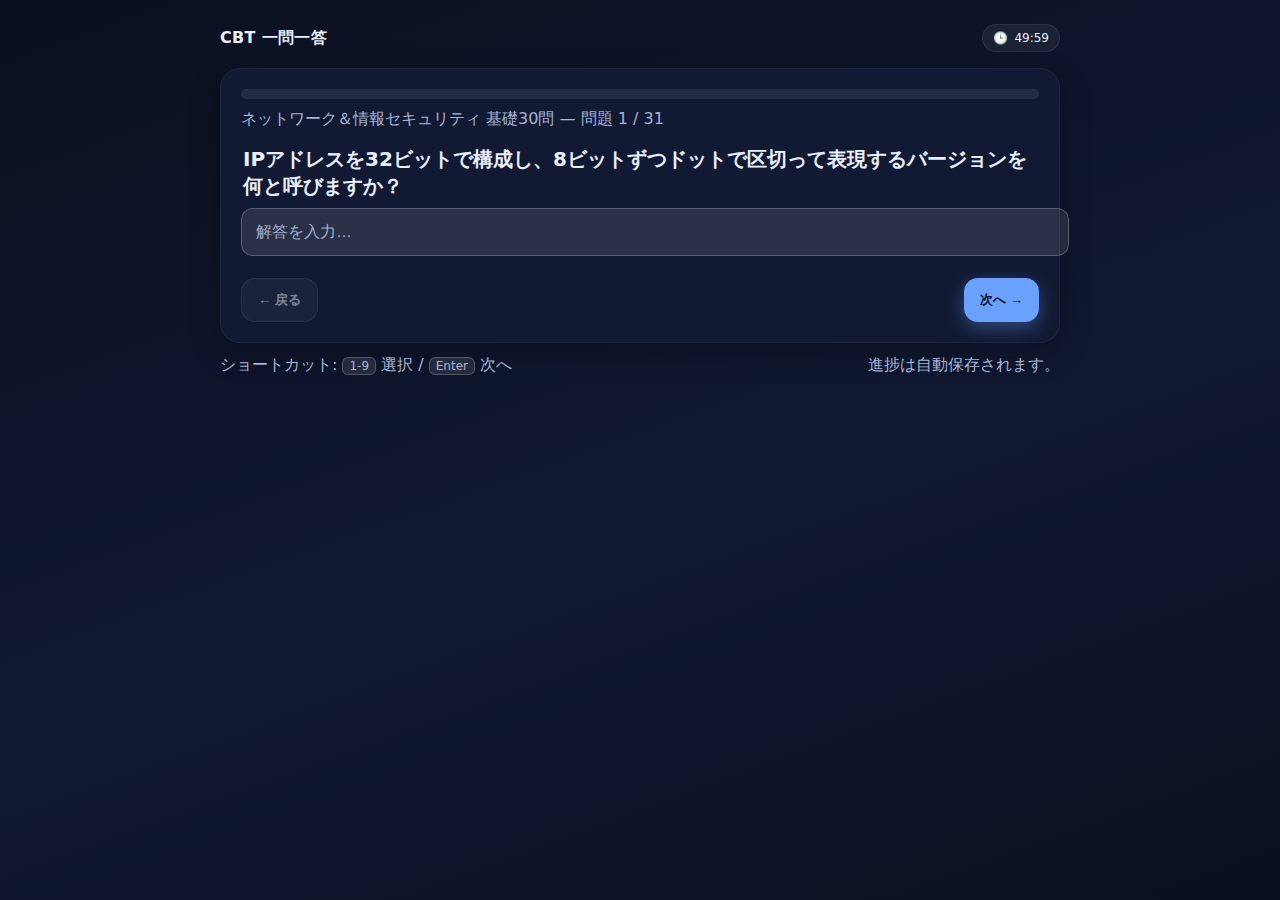
<file: index.html>
<!DOCTYPE html>
<html lang="ja">
<head>
  <meta charset="utf-8" />
  <meta name="viewport" content="width=device-width, initial-scale=1" />
  <title>CBT （30問）</title>
  <style>
    :root{--bg:#0b1020;--panel:#121a33;--accent:#6aa1ff;--text:#e9eefc;--muted:#a8b3d6;--danger:#ff6a7a;--good:#5ad39d}
    html,body{height:100%}
    body{margin:0;background:linear-gradient(160deg,#0b1020,#101830 55%,#0b1020);color:var(--text);font-family:system-ui,-apple-system,Segoe UI,Roboto,Helvetica,Arial,"Apple Color Emoji","Segoe UI Emoji"}
    .container{max-width:840px;margin:0 auto;padding:24px}
    header{display:flex;align-items:center;justify-content:space-between;gap:16px;margin-bottom:16px}
    .brand{font-weight:700;letter-spacing:.3px}
    .panel{background:var(--panel);border:1px solid rgba(255,255,255,.05);border-radius:20px;box-shadow:0 10px 30px rgba(0,0,0,.25);padding:20px}
    .muted{color:var(--muted)}
    .chip{display:inline-flex;align-items:center;gap:6px;padding:6px 10px;border-radius:999px;background:rgba(255,255,255,.06);border:1px solid rgba(255,255,255,.08);font-size:12px}
    .progress{height:10px;background:rgba(255,255,255,.08);border-radius:999px;overflow:hidden}
    .progress>span{display:block;height:100%;background:linear-gradient(90deg,var(--accent),#b782ff);width:0}
    .question-card{display:grid;gap:16px}
    fieldset{border:0;margin:0;padding:0}
    legend{font-weight:700;font-size:20px;margin-bottom:8px}
    .opts{display:grid;gap:10px}
    .opt{display:flex;align-items:center;gap:10px;padding:12px 14px;border:1px solid rgba(255,255,255,.08);border-radius:14px;cursor:pointer;background:rgba(255,255,255,.02)}
    .opt input{accent-color:var(--accent)}
    .opt.correct{outline:2px solid var(--good);background:rgba(90,211,157,.08)}
    .opt.wrong{outline:2px solid var(--danger);background:rgba(255,106,122,.08)}
    .nav{display:flex;gap:10px;justify-content:space-between;margin-top:6px}
    button{appearance:none;border:0;border-radius:14px;padding:12px 16px;font-weight:600;cursor:pointer;background:var(--accent);color:#081225;box-shadow:0 6px 18px rgba(106,161,255,.35)}
    button.secondary{background:rgba(255,255,255,.08);color:var(--text);box-shadow:none;border:1px solid rgba(255,255,255,.12)}
    button:disabled{opacity:.5;cursor:not-allowed}
    .timer{font-variant-numeric:tabular-nums}
    .kbd{font-variant-numeric:tabular-nums;background:rgba(255,255,255,.1);border:1px solid rgba(255,255,255,.2);padding:1px 6px;border-radius:6px;font-size:12px}
    .footer{display:flex;gap:12px;flex-wrap:wrap;align-items:center;justify-content:space-between}
    .result{display:grid;gap:14px}
    .grid{display:grid;grid-template-columns:repeat(auto-fit,minmax(220px,1fr));gap:12px}
    .stat{background:rgba(255,255,255,.04);border:1px solid rgba(255,255,255,.08);padding:14px;border-radius:14px}
    .explain{background:rgba(255,255,255,.04);border:1px solid rgba(255,255,255,.08);padding:12px;border-radius:12px;margin-top:8px}
    .sr-only{position:absolute;width:1px;height:1px;padding:0;margin:-1px;overflow:hidden;clip:rect(0,0,0,0);white-space:nowrap;border:0}
    a.link{color:#a2c4ff}
    /* === 入力文字の視認性を改善 === */
    input.opt{display:block;width:100%;color:var(--text);background:rgba(255,255,255,.10);border:1px solid rgba(255,255,255,.22);padding:12px 14px;border-radius:12px;font-size:16px;line-height:1.4;caret-color:var(--accent);cursor:text}
    input.opt::placeholder{color:var(--muted);opacity:.95}
    input.opt:focus{outline:none;border-color:var(--accent);box-shadow:0 0 0 3px rgba(106,161,255,.28);background:rgba(255,255,255,.14)}
  </style>
</head>
<body>
  <div class="container">
    <header>
      <div class="brand">CBT 一問一答</div>
      <div class="chip"><span aria-hidden>🕒</span><span class="timer" id="timer" aria-live="polite">--:--</span></div>
    </header>

    <div class="panel" aria-live="polite">
      <div class="progress" aria-hidden="true"><span id="progress"></span></div>
      <div class="muted" id="meta" style="margin:10px 0 16px"></div>
      <div id="screen"></div>
    </div>

    <div class="footer" style="margin-top:12px">
      <div class="muted">ショートカット: <span class="kbd">1-9</span> 選択 / <span class="kbd">Enter</span> 次へ</div>
      <div class="muted">進捗は自動保存されます。</div>
    </div>
  </div>

<script>
/********************
 * 設定
 ********************/
const CONFIG = {
  title: 'ネットワーク＆情報セキュリティ 基礎30問',
  timeLimitMinutes: 50,
  shuffleQuestions: true,
  shuffleOptions: true,
  allowReviewBeforeSubmit: true,
  showExplanationAfterSubmit: true,
  persistKey: 'cbt-state-v1-30'
};

/********************
 * 問題データ（30問に再編）
 * type: 'single'（単一選択）/ 'short'（短答入力）
 ********************/
const QUESTIONS = [
  // --- ネットワーク基礎（15問） ---
  {id:'q1', type:'short', stem:'学校や会社などの限られた範囲のネットワークを何と呼びますか？', answerPattern:/^(LAN|ローカルエリアネットワーク|Local Area Network|ＬＡＮ)$/i, explanation:'限定された範囲のネットワークはLANです。', tags:['ネットワーク基礎'], difficulty:1},
  {id:'q2', type:'short', stem:'LANどうしを広い範囲で結んだネットワークを何と呼びますか？', answerPattern:/^(WAN|ワイドエリアネットワーク|Wide Area Network|ＷＡＮ)$/i, explanation:'広域を結ぶネットワークはWANです。', tags:['ネットワーク基礎'], difficulty:1},
  {id:'q3', type:'short', stem:'世界中のLANやWANが接続され、世界規模に発展したネットワークを何と呼びますか？', answerPattern:/^(インターネット|Internet)$/i, explanation:'世界規模のネットワークはインターネットです。', tags:['ネットワーク基礎'], difficulty:1},
  {id:'q4', type:'short', stem:'サービスを要求するクライアントと、サービスを提供するサーバからなるシステムを何と呼びますか？', answerPattern:/^(クライアント[-／/−]?サーバ(?:システム)?|Client(?:-| )?Server(?: System)?)$/i, explanation:'クライアントサーバシステムです。', tags:['ネットワーク基礎'], difficulty:1},
  {id:'q5', type:'short', stem:'情報伝達における約束ごとを何と呼びますか？', answerPattern:/^(プロトコル|通信規約|protocol)$/i, explanation:'通信の取り決めはプロトコルです。', tags:['ネットワーク基礎','プロトコル'], difficulty:1},
  {id:'q6', type:'short', stem:'インターネットで用いられるプロトコル群で、TCPとIPの2つのプロトコルを中心とするものを何と呼びますか？', answerPattern:/^TCP[/]IP$/i, explanation:'TCP/IPです。', tags:['ネットワーク基礎','プロトコル'], difficulty:1},
  {id:'q7', type:'short', stem:'TCP/IPにおいて、データの正確性を保証する役割を持つプロトコルは何ですか？', answerPattern:/^TCP$/i, explanation:'信頼性と再送制御などを担うのはTCPです。', tags:['TCP/IP'], difficulty:1},
  {id:'q8', type:'short', stem:'TCP/IPにおいて、IPアドレスを用いてパケットをやり取りする役割を持つプロトコルは何ですか？', answerPattern:/^IP$/i, explanation:'経路制御の単位となるパケットを扱うのはIPです。', tags:['TCP/IP'], difficulty:1},
  {id:'q9', type:'short', stem:'インターネット上のコンピュータが持っている個別の番号を何と呼びますか？', answerPattern:/^(IPアドレス|IP address)$/i, explanation:'個体識別のための番号はIPアドレスです。', tags:['TCP/IP','IP'], difficulty:1},
  {id:'q10', type:'short', stem:'IPアドレスを32ビットで構成し、8ビットずつドットで区切って表現するバージョンを何と呼びますか？', answerPattern:/^IPv?4$/i, explanation:'32ビットのIPはIPv4です。', tags:['TCP/IP','IP'], difficulty:1},
  {id:'q13', type:'short', stem:'IPアドレスを人間にとって分かりやすい名前に付け替えたものを何と呼びますか？', answerPattern:/^(ドメイン名|domain name)$/i, explanation:'人が扱いやすい名前はドメイン名です。', tags:['DNS'], difficulty:1},
  {id:'q14', type:'short', stem:'ドメイン名とIPアドレスを相互に変換するサーバを何と呼びますか？', answerPattern:/^(DNSサーバ|DNS サーバ|ネームサーバ|name server|DNS server)$/i, explanation:'DNSサーバ（ネームサーバ）が変換を行います。', tags:['DNS'], difficulty:1},
  {id:'q15', type:'short', stem:'パケット転送用の通信経路の中から、最適な経路を選択する仕組みを何と呼びますか？', answerPattern:/^(ルーティング|routing)$/i, explanation:'経路選択はルーティングです。', tags:['ルーティング'], difficulty:1},
  {id:'q16', type:'short', stem:'ルータ内にあり、パケットの転送経路を決定するための情報をまとめた表を何と呼びますか？', answerPattern:/^(ルーティングテーブル|routing table)$/i, explanation:'経路情報を保持する表はルーティングテーブルです。', tags:['ルーティング'], difficulty:1},
  {id:'q18', type:'short', stem:'Webページの閲覧に使われるプロトコルは何ですか？', answerPattern:/^HTTP$/i, explanation:'閲覧にはHTTPが用いられます。', tags:['Web','プロトコル'], difficulty:1},

  // --- 情報セキュリティ（15問） ---
  {id:'q27', type:'short', stem:'情報の「機密性」「完全性」「可用性」を確保することを何と呼びますか？', answerPattern:/^(情報セキュリティ|information security)$/i, explanation:'3要素を守るのが情報セキュリティです。', tags:['セキュリティ基礎'], difficulty:1},
  {id:'q28', type:'short', stem:'ある情報へのアクセスを認められた人だけが、その情報にアクセスできる状態を何といいますか？', answerPattern:/^(機密性|confidentiality)$/i, explanation:'CIAのCは機密性です。', tags:['セキュリティ基礎'], difficulty:1},
  {id:'q29', type:'short', stem:'情報が破壊、改ざん、または消去されていない状態を何といいますか？', answerPattern:/^(完全性|integrity)$/i, explanation:'CIAのIは完全性です。', tags:['セキュリティ基礎'], difficulty:1},
  {id:'q30', type:'short', stem:'認められた人が、必要な時に中断することなく情報にアクセスできる状態を何といいますか？', answerPattern:/^(可用性|availability)$/i, explanation:'CIAのAは可用性です。', tags:['セキュリティ基礎'], difficulty:1},
  {id:'q31', type:'short', stem:'コンピュータやサービスを利用する際に、正規の利用者であることを識別するためのものを何と呼びますか？', answerPattern:/^(ユーザ(?:ー)?ID|ユーザーID|ユーザID|user id)$/i, explanation:'識別子はユーザIDです。', tags:['アカウント'], difficulty:1},
  {id:'q32', type:'short', stem:'ユーザIDと組み合わせて、本人であることを確認するために使われるものを何と呼びますか？', answerPattern:/^(パスワード|password)$/i, explanation:'認証要素の一つはパスワードです。', tags:['アカウント'], difficulty:1},
  {id:'q33', type:'short', stem:'パスワードの盗み見など、人為的な手段で機密情報を入手する行為を何と呼びますか？', answerPattern:/^(ソーシャルエンジニアリング|social engineering)$/i, explanation:'人の心理や不注意を突く攻撃です。', tags:['セキュリティ基礎'], difficulty:1},
  {id:'q34', type:'short', stem:'ファイルを勝手に暗号化し、解除と引き換えに金銭を要求するマルウェアを何と呼びますか？', answerPattern:/^(ランサムウェア|ransomware)$/i, explanation:'身代金要求型マルウェアです。', tags:['マルウェア'], difficulty:1},
  {id:'q35', type:'short', stem:'情報を勝手に外部に送信してしまうマルウェアを何と呼びますか？', answerPattern:/^(スパイウェア|spyware)$/i, explanation:'情報漏えいを狙うスパイウェアです。', tags:['マルウェア'], difficulty:1},
  {id:'q37', type:'short', stem:'ソフトウェアの脆弱性を修正するために提供されるプログラムを何と呼びますか？', answerPattern:/^(セキュリティパッチ|security patch)$/i, explanation:'修正プログラムはセキュリティパッチです。', tags:['脆弱性対策'], difficulty:1},
  {id:'q38', type:'short', stem:'外部からの不正アクセスを防止するために、ネットワークの間に設置する装置やソフトウェアの総称を何と呼びますか？', answerPattern:/^(ファイアウォール|ファイヤーウォール|firewall)$/i, explanation:'境界で制御するファイアウォールです。', tags:['ネットワークセキュリティ'], difficulty:1},
  {id:'q39', type:'short', stem:'企業や組織における、情報セキュリティ対策の方針や行動指針を何と呼びますか？', answerPattern:/^(情報セキュリティポリシー|security policy|information security policy)$/i, explanation:'組織の方針は情報セキュリティポリシーです。', tags:['ガバナンス'], difficulty:1},
  {id:'q42', type:'short', stem:'第三者に内容がわからないように、一定の規則に従ってデータを変換する技術を何と呼びますか？', answerPattern:/^(暗号化|encryption)$/i, explanation:'秘匿化のための暗号化です。', tags:['暗号'], difficulty:1},
  {id:'q45', type:'short', stem:'暗号化と復号に同じ鍵を使う暗号方式を何と呼びますか？', answerPattern:/^(共通鍵暗号(?:方式)?|対称鍵暗号(?:方式)?|symmetric key(?: cryptography| encryption)?)$/i, explanation:'同一鍵を用いるのは共通鍵（対称鍵）暗号です。', tags:['暗号'], difficulty:1},
  {id:'q46', type:'short', stem:'暗号化に使う「公開鍵」と、復号に使う「秘密鍵」という異なる鍵のペアを使う方式を何と呼びますか？', answerPattern:/^(公開鍵暗号(?:方式)?|非対称鍵暗号(?:方式)?|public key(?: cryptography| encryption)?)$/i, explanation:'異なる鍵を使うのは公開鍵（非対称鍵）暗号です。', tags:['暗号'], difficulty:1},
  {id:'q47', type:'short', stem:'公開鍵暗号方式の性質を応用し、発信者が本人であることを証明する方法を何と呼びますか？', answerPattern:/^(デジタル署名|電子署名|digital signature)$/i, explanation:'本人性と改ざん検知に用いるデジタル署名です。', tags:['暗号','認証'], difficulty:1}
];

/********************
 * ユーティリティ
 ********************/
const $ = sel => document.querySelector(sel);
function shuffle(arr){ return arr.map(v=>[Math.random(),v]).sort((a,b)=>a[0]-b[0]).map(x=>x[1]); }
function clamp(n,min,max){return Math.max(min,Math.min(max,n));}
function zenkakuToHankakuDigits(s){return s.replace(/[０-９]/g, ch => String.fromCharCode(ch.charCodeAt(0)-0xFEE0));}

/********************
 * 状態
 ********************/
let state = {
  order: [], answers: {}, current: 0, startedAt: null, endsAt: null,
  submitted: false, score: 0, tagStats: {}
};

/********************
 * 初期化
 ********************/
function init(){
  document.title = CONFIG.title + ' - CBT 一問一答';
  const saved = load();
  if(saved){ state = {...state, ...saved}; }
  if(!state.order.length){
    const ids = QUESTIONS.map(q=>q.id);
    state.order = CONFIG.shuffleQuestions ? shuffle(ids) : ids;
  }
  if(CONFIG.timeLimitMinutes>0 && !state.endsAt){
    const now = Date.now();
    state.startedAt = now;
    state.endsAt = now + CONFIG.timeLimitMinutes*60*1000;
  }
  render();
  setupKeys();
  tick();
}

/********************
 * 保存/読込
 ********************/
function save(){ try{ localStorage.setItem(CONFIG.persistKey, JSON.stringify(state)); }catch(e){} }
function load(){ try{ const raw = localStorage.getItem(CONFIG.persistKey); if(!raw) return null; const obj = JSON.parse(raw); if(!obj || !Array.isArray(obj.order)) return null; return obj; }catch(e){ return null; } }
function resetAll(){ localStorage.removeItem(CONFIG.persistKey); location.reload(); }

/********************
 * レンダリング
 ********************/
function render(){
  const total = state.order.length;
  const idx = clamp(state.current,0,total-1);
  state.current = idx;
  const q = getQuestionByOrder(idx);

  // メタ & 進捗
  $('#meta').textContent = `${CONFIG.title} — 問題 ${idx+1} / ${total}`;
  $('#progress').style.width = `${((idx)/Math.max(1,total-1))*100}%`;

  const screen = $('#screen');
  screen.textContent = '';

  if(state.submitted){ screen.appendChild(renderResult()); return; }

  const card = document.createElement('div');
  card.className = 'question-card';

  const fs = document.createElement('fieldset');
  fs.setAttribute('role','group');
  const lg = document.createElement('legend');
  lg.textContent = q.stem;
  fs.appendChild(lg);

  if(q.type==='single'){
    const optsWrap = document.createElement('div');
    optsWrap.className = 'opts';
    (q.options||[]).forEach((text,i)=>{
      const id = `opt-${q.id}-${i}`;
      const label = document.createElement('label');
      label.className = 'opt';
      label.setAttribute('for', id);
      const input = document.createElement('input');
      input.type = 'radio'; input.name = `q-${q.id}`; input.id = id; input.value = i;
      const saved = state.answers[q.id];
      if(saved && saved.type==='single' && saved.choiceIndex===i){ input.checked = true; }
      input.addEventListener('change',()=>{ state.answers[q.id] = {type:'single', choiceIndex: Number(input.value)}; save(); });
      const txt = document.createElement('span'); txt.textContent = text;
      label.appendChild(input); label.appendChild(txt); optsWrap.appendChild(label);
    });
    fs.appendChild(optsWrap);
  } else if(q.type==='short'){
    const inp = document.createElement('input');
    inp.type = 'text';
    inp.placeholder = '解答を入力…';
    inp.autocomplete = 'off';
    inp.spellcheck = false;
    inp.className = 'opt';
    const saved = state.answers[q.id];
    if(saved && saved.type==='short'){ inp.value = saved.text; }
    inp.addEventListener('input',()=>{ state.answers[q.id] = {type:'short', text: inp.value}; save(); });
    fs.appendChild(inp);
  }

  card.appendChild(fs);

  const nav = document.createElement('div'); nav.className = 'nav';
  const back = document.createElement('button'); back.textContent = '← 戻る'; back.className = 'secondary'; back.disabled = state.current===0 || !CONFIG.allowReviewBeforeSubmit; back.addEventListener('click',()=>{ state.current = clamp(state.current-1,0,total-1); save(); render(); });
  const next = document.createElement('button'); next.textContent = (state.current===total-1) ? '解答を送信' : '次へ →'; next.addEventListener('click',()=>{ if(state.current===total-1){ submitAnswers(); } else { state.current = clamp(state.current+1,0,total-1); save(); render(); } });
  nav.appendChild(back); nav.appendChild(next); card.appendChild(nav);
  screen.appendChild(card);
}

function renderResult(){
  const wrap = document.createElement('div'); wrap.className = 'result';
  const h = document.createElement('h2'); h.textContent = '結果'; wrap.appendChild(h);

  const stats = document.createElement('div'); stats.className = 'grid';
  const total = state.order.length; const percent = Math.round((state.score/total)*100);
  stats.appendChild(stat('得点', `${state.score} / ${total}（${percent}%）`));
  if(CONFIG.timeLimitMinutes>0){ const remained = Math.max(0, state.endsAt - Date.now()); const used = CONFIG.timeLimitMinutes*60*1000 - remained; stats.appendChild(stat('経過時間', fmtTime(used))); }
  const tagBox = document.createElement('div'); tagBox.className = 'stat';
  const tagTitle = document.createElement('div'); tagTitle.style.fontWeight='700'; tagTitle.textContent = '分野別正答'; tagBox.appendChild(tagTitle);
  const ul = document.createElement('ul'); ul.className = 'muted'; Object.entries(state.tagStats).forEach(([tag, {count, correct}])=>{ const li = document.createElement('li'); const pct = Math.round((correct/count)*100); li.textContent = `${tag}: ${correct}/${count}（${pct}%）`; ul.appendChild(li); }); tagBox.appendChild(ul);
  stats.appendChild(tagBox); wrap.appendChild(stats);

  if(CONFIG.showExplanationAfterSubmit){
    const review = document.createElement('div'); review.className = 'panel';
    const title = document.createElement('div'); title.style.fontWeight='700'; title.style.marginBottom='8px'; title.textContent = '解説レビュー（正解のみ）'; review.appendChild(title);
    let anyShown = false;
    state.order.forEach((qid, idx)=>{
      const q = QUESTIONS.find(x=>x.id===qid); const your = state.answers[qid]; const correct = isCorrect(q, your); if(!correct) return;
      const block = document.createElement('div'); block.className = 'explain correct';
      const stem = document.createElement('div'); stem.innerHTML = `<strong>Q${idx+1}.</strong> ${escapeHtml(q.stem)}`;
      const you = document.createElement('div'); you.className = 'muted'; you.textContent = 'あなたの解答: ' + formatYourAnswer(q, your);
      const ans = document.createElement('div'); ans.textContent = '正解: ' + formatCorrect(q);
      const tag = document.createElement('div'); tag.className = 'muted'; tag.textContent = q.tags?.join(', ') || '';
      const exp = document.createElement('div'); exp.textContent = q.explanation || '';
      block.appendChild(stem); block.appendChild(you); block.appendChild(ans); if(q.tags?.length) block.appendChild(tag); if(q.explanation) block.appendChild(exp);
      review.appendChild(block); anyShown = true;
    });
    if(!anyShown){ const none = document.createElement('div'); none.className = 'muted'; none.textContent = '正解した問題の解説はありません。'; review.appendChild(none); }
    wrap.appendChild(review);
  }

  const actions = document.createElement('div'); actions.className = 'nav';
  const retry = document.createElement('button'); retry.textContent = 'もう一度やる'; retry.addEventListener('click', ()=> resetAll());
  const exportBtn = document.createElement('button'); exportBtn.className = 'secondary'; exportBtn.textContent = '結果をJSONで保存';
  exportBtn.addEventListener('click', ()=>{ const blob = new Blob([JSON.stringify({score: state.score, answers: state.answers, tagStats: state.tagStats}, null, 2)], {type:'application/json'}); const url = URL.createObjectURL(blob); const a = document.createElement('a'); a.href = url; a.download = 'result.json'; a.click(); URL.revokeObjectURL(url); });
  actions.appendChild(retry); actions.appendChild(exportBtn); wrap.appendChild(actions);
  return wrap;
}
function stat(label, value){ const d = document.createElement('div'); d.className = 'stat'; d.innerHTML = `<div class="muted">${label}</div><div style="font-size:20px;font-weight:700">${value}</div>`; return d; }

/********************
 * 採点
 ********************/
function submitAnswers(){
  let score = 0; const tagStats = {};
  state.order.forEach(qid=>{
    const q = QUESTIONS.find(x=>x.id===qid); const a = state.answers[qid]; const ok = isCorrect(q,a); if(ok) score++;
    (q.tags||['(未分類)']).forEach(tag=>{ if(!tagStats[tag]) tagStats[tag] = {count:0, correct:0}; tagStats[tag].count += 1; tagStats[tag].correct += ok ? 1 : 0; });
  });
  state.score = score; state.tagStats = tagStats; state.submitted = true; save(); render();
}

function isCorrect(q, a){
  if(!a) return false;
  if(q.type==='single'){ return a.choiceIndex === q.correctIndex; }
  else if(q.type==='short'){ const text = zenkakuToHankakuDigits((a.text||'').trim()); if(!(q.answerPattern instanceof RegExp)) return false; return q.answerPattern.test(text); }
  return false;
}

function formatYourAnswer(q, a){ if(!a) return '未回答'; if(q.type==='single') return q.options[a.choiceIndex] ?? '(未選択)'; if(q.type==='short') return a.text || '(未入力)'; }
function formatCorrect(q){ if(q.type==='single') return q.options[q.correctIndex]; if(q.type==='short') return q.answerPattern.toString(); }

/********************
 * タイマー
 ********************/
function fmtTime(ms){ const t = Math.max(0, Math.floor(ms/1000)); const m = Math.floor(t/60).toString().padStart(2,'0'); const s = (t%60).toString().padStart(2,'0'); return `${m}:${s}`; }
function tick(){ if(CONFIG.timeLimitMinutes>0 && state.endsAt){ const remain = state.endsAt - Date.now(); $('#timer').textContent = fmtTime(remain); if(remain<=0 && !state.submitted){ submitAnswers(); } } else { $('#timer').textContent = '--:--'; } requestAnimationFrame(()=>setTimeout(tick, 250)); }

/********************
 * 入力（キーボード）
 ********************/
function setupKeys(){
  window.addEventListener('keydown', (e)=>{
    if(state.submitted) return;
    // Backspaceでブラウザの戻る動作を防止（入力欄以外）
    if(e.key==='Backspace'){
      const t = e.target; const isEditable = t.isContentEditable || (t.tagName==='INPUT' || t.tagName==='TEXTAREA');
      if(!isEditable){ e.preventDefault(); }
      return; // 以降の処理はしない
    }
    const q = getQuestionByOrder(state.current);
    if(e.key>='1' && e.key<='9' && q.type==='single'){
      const idx = Number(e.key)-1;
      const radios = document.querySelectorAll(`input[name="q-${q.id}"]`);
      if(radios[idx]){ radios[idx].checked = true; radios[idx].dispatchEvent(new Event('change')); }
    }
    if(e.key==='Enter'){
      const total = state.order.length;
      if(state.current===total-1){ submitAnswers(); }
      else { state.current = clamp(state.current+1,0,total-1); save(); render(); }
    }
  });
}

/********************
 * 補助
 ********************/
function getQuestionByOrder(i){ const qid = state.order[i]; return QUESTIONS.find(q=>q.id===qid); }
function escapeHtml(s){ return String(s).replace(/[&<>\"]/g, c=>({"&":"&amp;","<":"&lt;",">":"&gt;","\"":"&quot;"}[c])); }

// 起動
init();
</script>
</body>
</html>
</file>
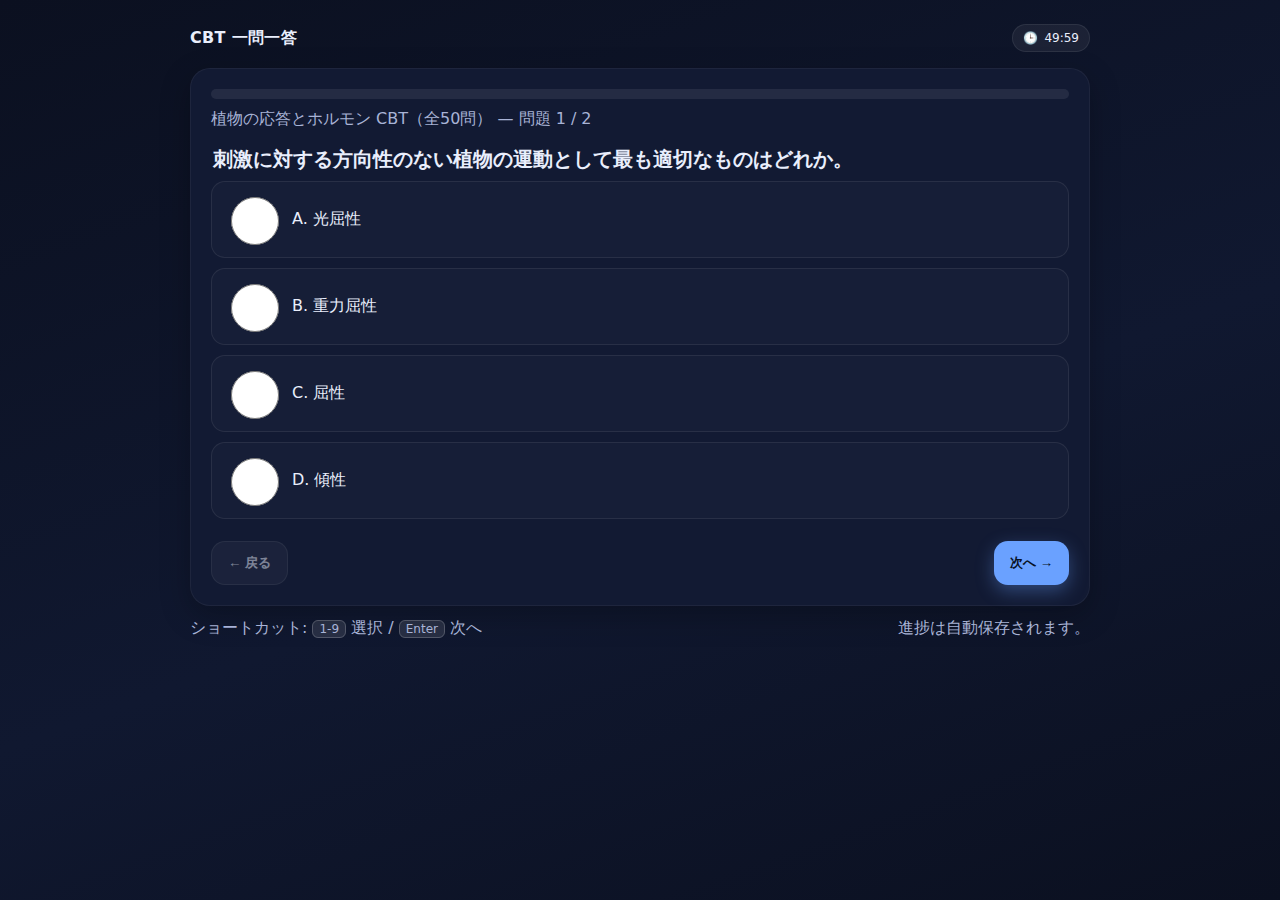
<file: bio-cbt/index.html>
<!DOCTYPE html>
<html lang="ja">
<head>
  <meta charset="utf-8" />
  <meta name="viewport" content="width=device-width, initial-scale=1" />
  <title>植物の応答とホルモン CBT（全50問）</title>
  <link rel="stylesheet" href="styles.css" />
  <script src="app.js" defer></script>
</head>
<body>
  <div class="container">
    <header>
      <div class="brand">CBT 一問一答</div>
      <div class="chip" aria-live="polite"><span aria-hidden="true">🕒</span><span class="timer" id="timer">--:--</span></div>
    </header>

    <div class="panel" aria-live="polite">
      <div class="progress" aria-hidden="true"><span id="progress"></span></div>
      <div class="muted meta" id="meta"></div>
      <div id="screen"></div>
    </div>

    <div class="footer">
      <div class="muted">ショートカット: <span class="kbd">1-9</span> 選択 / <span class="kbd">Enter</span> 次へ</div>
      <div class="muted">進捗は自動保存されます。</div>
    </div>
  </div>
</body>
</html>
</file>
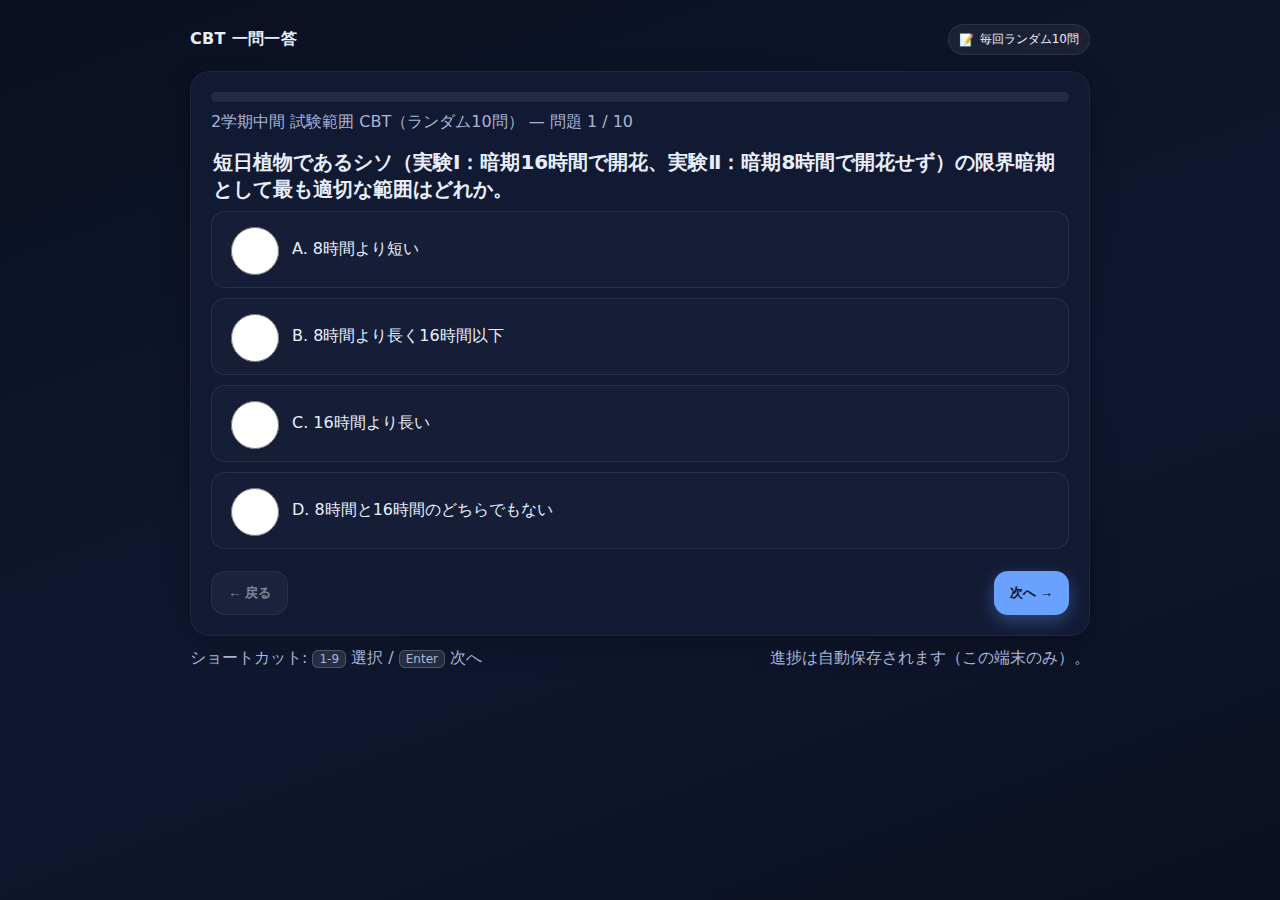
<file: bio/index.html>
<!DOCTYPE html>
<html lang="ja">
<head>
  <meta charset="utf-8" />
  <meta name="viewport" content="width=device-width, initial-scale=1" />
  <title>2学期中間 試験範囲 CBT（ランダム10問）</title>
  <style>
    :root{--bg:#0b1020;--panel:#121a33;--accent:#6aa1ff;--text:#e9eefc;--muted:#a8b3d6;--danger:#ff6a7a;--good:#5ad39d;--tap:48px}
    html,body{height:100%}
    body{margin:0;background:linear-gradient(160deg,#0b1020,#101830 55%,#0b1020);color:var(--text);font-family:system-ui,-apple-system,Segoe UI,Roboto,Helvetica,Arial,"Apple Color Emoji","Segoe UI Emoji"}
    .container{max-width:900px;margin:0 auto;padding:24px}
    header{display:flex;align-items:center;justify-content:space-between;gap:16px;margin-bottom:16px}
    .brand{font-weight:700;letter-spacing:.3px}
    .panel{background:var(--panel);border:1px solid rgba(255,255,255,.05);border-radius:20px;box-shadow:0 10px 30px rgba(0,0,0,.25);padding:20px}
    .meta{margin:10px 0 16px}
    .muted{color:var(--muted)}
    .chip{display:inline-flex;align-items:center;gap:6px;padding:6px 10px;border-radius:999px;background:rgba(255,255,255,.06);border:1px solid rgba(255,255,255,.08);font-size:12px}
    .progress{height:10px;background:rgba(255,255,255,.08);border-radius:999px;overflow:hidden}
    .progress>span{display:block;height:100%;background:linear-gradient(90deg,var(--accent),#b782ff);width:0}
    .question-card{display:grid;gap:16px}
    fieldset{border:0;margin:0;padding:0}
    legend{font-weight:700;font-size:20px;margin-bottom:8px}
    .opts{display:grid;gap:10px}
    .opt{display:flex;align-items:center;gap:10px;padding:12px 14px;border:1px solid rgba(255,255,255,.08);border-radius:14px;cursor:pointer;background:rgba(255,255,255,.02);min-height:var(--tap)}
    .opt input{accent-color:var(--accent);width:var(--tap);height:var(--tap)}
    .nav{display:flex;gap:10px;justify-content:space-between;margin-top:6px;flex-wrap:wrap}
    button{appearance:none;border:0;border-radius:14px;padding:12px 16px;font-weight:600;cursor:pointer;background:var(--accent);color:#081225;box-shadow:0 6px 18px rgba(106,161,255,.35)}
    button.secondary{background:rgba(255,255,255,.08);color:var(--text);box-shadow:none;border:1px solid rgba(255,255,255,.12)}
    button.ghost{background:transparent;color:var(--text);box-shadow:none;border:1px solid rgba(255,255,255,.12)}
    button:disabled{opacity:.5;cursor:not-allowed}
    .timer{font-variant-numeric:tabular-nums}
    .kbd{font-variant-numeric:tabular-nums;background:rgba(255,255,255,.1);border:1px solid rgba(255,255,255,.2);padding:1px 6px;border-radius:6px;font-size:12px}
    .footer{display:flex;gap:12px;flex-wrap:wrap;align-items:center;justify-content:space-between;margin-top:12px}
    .result{display:grid;gap:14px}
    .grid{display:grid;grid-template-columns:repeat(auto-fit,minmax(220px,1fr));gap:12px}
    .stat{background:rgba(255,255,255,.04);border:1px solid rgba(255,255,255,.08);padding:14px;border-radius:14px}
    .explain{background:rgba(255,255,255,.04);border:1px solid rgba(255,255,255,.08);padding:12px;border-radius:12px;margin-top:8px}
    .explain.wrong{outline:2px solid var(--danger);background:rgba(255,106,122,.08)}
    .explain.correct{outline:2px solid var(--good);background:rgba(90,211,157,.08)}
    a.link{color:#a2c4ff}

    button,input,label{touch-action:manipulation}
    @supports(padding:max(0px)){.container{padding-bottom:max(24px,env(safe-area-inset-bottom))}}
    @media (max-width:640px){
      .container{padding:12px}
      legend{font-size:18px}
      .panel{padding:16px;border-radius:16px}
      .opt{padding:14px}
      .opt span{font-size:16px;line-height:1.4}
      .opt input{transform:scale(1.2)}
      .nav{flex-direction:column;gap:8px}
      .nav button{width:100%}
      .chip{font-size:12px;padding:6px 8px}
    }
  </style>
</head>
<body>
  <div class="container">
    <header>
      <div class="brand">CBT 一問一答</div>
      <div class="chip" aria-label="info"><span aria-hidden="true">📝</span><span>毎回ランダム10問</span></div>
    </header>

    <div class="panel" aria-live="polite">
      <div class="progress" aria-hidden="true"><span id="progress"></span></div>
      <div class="muted meta" id="meta"></div>
      <div id="screen"></div>
    </div>

    <div class="footer">
      <div class="muted">ショートカット: <span class="kbd">1-9</span> 選択 / <span class="kbd">Enter</span> 次へ</div>
      <div class="muted">進捗は自動保存されます（この端末のみ）。</div>
    </div>
  </div>

<script>
'use strict';
/********************
 * 設定
 ********************/
const CONFIG = {
  title: '2学期中間 試験範囲 CBT（ランダム10問）',
  timeLimitMinutes: 0,            // 必要に応じて短縮可
  sampleSize: 10,                  // ここで1回の出題数を指定
  shuffleOptions: false,           // 選択肢の並び固定（必要なら true）
  allowReviewBeforeSubmit: true,
  showExplanationAfterSubmit: true,
  persistKey: 'cbt-plant-physiology-10q-v1'
};

/********************
 * 問題データ（50問）
 ********************/
function q(n, stem, opts, correct, tags, exp){
  return { id: 'q'+n, type: 'single', stem, options:[`A. ${opts[0]}`,`B. ${opts[1]}`,`C. ${opts[2]}`,`D. ${opts[3]}`], correctIndex: correct, tags, explanation: exp, difficulty: 2 };
}
const QUESTIONS = [
  q(1,"刺激に対して方向性のある植物の運動を指す用語として最も適切なものはどれか。",["傾性","屈性","膨圧運動","成長運動"],1,["屈性"],"刺激方向に依存して曲がる運動を屈性（tropism）という。"),
  q(2,"刺激に対する方向性のない植物の運動として最も適切なものはどれか。",["光屈性","重力屈性","屈性","傾性"],3,["傾性"],"刺激方向に依存しない応答は傾性（ナスティ）。"),
  q(3,"気孔の開閉やオジギソウの就眠運動のように、細胞の膨圧の変化によって引き起こされる植物の運動の様式はどれか。",["屈性","傾性","膨圧運動","成長運動"],2,["膨圧運動"],"膨圧変化による運動を膨圧運動という。"),
  q(4,"茎や根の先端部で合成され、細胞の成長促進（細胞壁を緩める）や頂芽優勢に関わる植物ホルモンはどれか。",["ジベレリン","サイトカイニン","エチレン","オーキシン"],3,["ホルモン","オーキシン"],"オーキシンは細胞壁の緩化による伸長促進・頂芽優勢に関与。"),
  q(5,"芽生えの茎が光の方向に曲がる現象は、オーキシンが光の当たらない陰側に多く移動し、陰側の細胞成長が促進されることによって起こる。この現象を何と呼ぶか。",["負の光屈性","正の光屈性","正の重力屈性","接触屈性"],1,["屈性","光屈性"],"茎は光源へ曲がるため正の光屈性。"),
  q(6,"オーキシンに対する感受性（同じ濃度で成長促進または抑制効果を示す程度）が最も高い器官はどれか。",["茎","芽","根","葉"],2,["ホルモン","オーキシン"],"根は低濃度オーキシンで促進されるほど感受性が高い。"),
  q(7,"幼葉鞘の先端部で合成されたオーキシンが、基部へと一定の方向に輸送される移動様式を特に何と呼ぶか。",["拡散移動","極性移動","横方向輸送","順方向輸送"],1,["オーキシン"],"オーキシンの先端→基部への一定方向輸送は極性移動。"),
  q(8,"細胞分裂を促進し、カルスからの茎や葉の分化を促し、細胞の老化抑制や気孔の開放（蒸散の促進）に関わる植物ホルモンはどれか。",["アブシシン酸","サイトカイニン","ジベレリン","エチレン"],1,["ホルモン","サイトカイニン"],"サイトカイニンは細胞分裂促進・シュート分化・老化抑制に関わる。"),
  q(9,"細胞の伸長成長促進、子房の発達促進（単為結実）、休眠打破の作用を持つ植物ホルモンはどれか。",["オーキシン","ジベレリン","アブシシン酸","フロリゲン"],1,["ホルモン","ジベレリン"],"ジベレリンは伸長促進・発芽/休眠打破・単為結果などに関与。"),
  q(10,"果実の成熟促進や落葉の促進、離層の形成促進に関わる気体状の植物ホルモンはどれか。",["メタン","エチレン","水蒸気","二酸化炭素"],1,["ホルモン","エチレン"],"エチレンは成熟促進・離層形成促進。"),
  q(11,"乾燥などの水ストレス下で合成され、気孔の閉鎖や休眠維持の作用を持つ植物ホルモンはどれか。",["インドール酢酸","ジベレリン","アブシシン酸","ジャスモン酸"],2,["ホルモン","ABA"],"ABAは乾燥応答で閉孔・休眠維持に働く。"),
  q(12,"花芽形成に関与する「花成ホルモン」として知られる物質はどれか。",["オーキシン","ジベレリン","フロリゲン","サイトカイニン"],2,["ホルモン","光周性"],"フロリゲンは葉で合成され花芽形成を促すシグナル。"),
  q(13,"重力屈性において、茎が重力に対して上方（重力とは反対方向）に成長する性質を何と呼ぶか。",["正の重力屈性","負の重力屈性","正の光屈性","重力傾性"],1,["屈性","重力屈性"],"茎は負の重力屈性を示す。"),
  q(14,"茎の屈曲が最も効果的に引き起こされる光の波長域はおよそ何色光であるか。",["赤色光","青色光","緑色光","近赤外光"],1,["光屈性","光受容体"],"光屈性は青色光で強く誘導。"),
  q(15,"屈性に分類される植物の運動はどれか。",["オジギソウに触れたときの葉の閉鎖","タンポポの花の光による開閉","根が水分を感知して伸長の方向を変えること（水分屈性）","チューリップの花の温度による開閉"],2,["屈性"],"根の向水性は刺激方向に依存する屈性。"),
  q(16,"頂芽優勢に関わる二つの植物ホルモンの組み合わせとして最も適切なものはどれか。",["オーキシンとエチレン","オーキシンとサイトカイニン","ジベレリンとアブシシン酸","サイトカイニンとアブシシン酸"],1,["ホルモン"],"頂芽優勢はオーキシン（側芽抑制）とサイトカイニン（側芽成長促進）の相互作用。"),
  q(17,"光屈性において、屈曲する部分の影側の細胞の伸長は、光が当たっている側の細胞の伸長と比べてどうなるか。",["小さい","変わらない","大きい","分裂が盛んである"],2,["光屈性"],"オーキシン偏在により陰側の伸長がより大きくなる。"),
  q(18,"生物が外部環境の明暗周期を刺激として受容し、開花などの反応をする性質を何と呼ぶか。",["屈性","光周性","傾性","日周運動"],1,["光周性"],"日長（実際は暗期長）に応じて開花などを制御する性質。"),
  q(19,"限界暗期よりも短い暗期長で花芽形成が促進される植物群はどれか。",["短日植物","長日植物","中性植物","限界植物"],1,["光周性"],"長日植物は短い夜（長い日）で開花が促進される。"),
  q(20,"限界暗期よりも長い暗期長で花芽形成が促進される植物群はどれか。",["長日植物","中性植物","短日植物","限界植物"],2,["光周性"],"短日植物は長い夜（短い日）で開花が促進される。"),
  q(21,"長日植物に分類される植物の例として最も適切なものはどれか。",["イネ","アサガオ","ダイコン","ダイズ"],2,["光周性"],"ダイコン（ほかホウレンソウ、コムギ等）は長日植物。"),
  q(22,"短日植物に分類される植物の例として最も適切なものはどれか。",["ホウレンソウ","コムギ","コスモス","エンドウ"],2,["光周性"],"コスモスは短日植物。"),
  q(23,"日長に関係なく花芽を形成する植物群はどれか。",["長日植物","短日植物","中性植物","限界植物"],2,["光周性"],"日長に依存しないのは中性植物。"),
  q(24,"短日植物であるオナモミの花芽形成にとって、実験結果から最も重要であると結論付けられる条件は何か。",["長時間の連続した明期","長時間の連続した暗期","連続した短時間の日長","明期の長さ"],1,["光周性"],"短日植物では『連続した長い暗期』が決定的。"),
  q(25,"光周性において光刺激の受容に関わる、赤色光吸収型（R型）と遠赤色光吸収型（FR型）がある色素タンパク質は何か。",["クロロフィル","カロテノイド","フィトクロム","アブシシン"],2,["光周性","フィトクロム"],"光形態形成を司るフィトクロムはR/FRで可逆変換。"),
  q(26,"フィトクロムのR型は、どの光を吸収するとFR型に変化するか。",["遠赤色光","青色光","緑色光","赤色光"],3,["フィトクロム"],"R型は赤色光でFR型に変換。"),
  q(27,"短日植物（オナモミなど）において、花芽形成に必要な連続暗期を光で短時間中断した場合、花芽形成はどうなるか。",["促進される","抑制される","変化しない","フロリゲンの合成量が低下するが影響はない"],1,["光周性"],"夜間中断光は短日植物の開花を抑制。"),
  q(28,"短日植物の開花を促す物質（フロリゲン）は、植物体のどの器官で主に合成されるか。",["茎頂","根","葉","胚乳"],2,["光周性","フロリゲン"],"光を受容した葉で合成される。"),
  q(29,"開花を促すホルモン（フロリゲン）は、合成された場所から他の場所へ移動する際、主にどの組織を通って運ばれるか。",["道管（木部）","形成層","表皮組織","師管（師部）"],3,["光周性","輸送"],"同化産物と同様に師管（篩部）を通って輸送。"),
  q(30,"短日植物であるシソ（実験Ⅰ：暗期16時間で開花、実験Ⅱ：暗期8時間で開花せず）の限界暗期として最も適切な範囲はどれか。",["8時間より短い","8時間より長く16時間以下","16時間より長い","8時間と16時間のどちらでもない"],1,["光周性"],"8hでは不足、16hで十分→限界暗期は8h超〜16h以下。"),
  q(31,"秋まきコムギの種子が春にまいても花芽を形成できない（開花しない）主な理由は何によるか。",["種子の休眠がジベレリンによって維持されているため","長日植物であり、春の日長条件が不適であるため","花芽形成のためには、あらかじめ低温刺激を必要とするため","光周性が関与しない中性植物であるため"],2,["春化","光周性"],"秋まき型は春化（低温処理）を経ないと花成しない。"),
  q(32,"オナモミ（短日植物）を用いた実験で、葉を全部取り除いて短日処理を行った場合、花芽形成は見られなかった。この結果から考えられることは何か。",["根で光刺激が受容される","花芽形成に必須な物質は葉でつくられる","茎で光刺激が受容される","胚乳に貯蔵物質が必要である"],1,["光周性"],"葉で光受容とフロリゲン合成が行われる。"),
  q(33,"アブラナは長日植物である。アブラナの幼苗に対し、明期9時間／暗期15時間の条件（短日条件）を与えた場合、花芽形成は起こるか。",["起こる","起こらない","限界暗期を超えるため促進される","中性植物のため関係なく起こる"],1,["光周性"],"長日植物に短日は不適→花芽形成は起こらない。"),
  q(34,"遠赤色光を吸収するフィトクロムの型はどれか。",["R型","B型","FR型","UV型"],2,["フィトクロム"],"遠赤色光を主に吸収するのはFR型。"),
  q(35,"長日植物は高緯度地域や山地などで見られることが多い。これらの植物は、昼が長くなるどの季節に開花する例が多いか。",["秋咲き","冬咲き","夏咲き","春咲き"],2,["光周性"],"日長が最も長い初夏〜夏に開花する例が多い。"),
  q(36,"植物ホルモンのうち、種子の発芽を促進する作用を持つものはどれか。",["オーキシン","アブシシン酸","ジベレリン","エチレン"],2,["発芽","ホルモン"],"ジベレリンは発芽促進。"),
  q(37,"植物ホルモンのうち、種子の発芽を抑制し、休眠を維持する作用を持つものはどれか。",["フロリゲン","ジベレリン","サイトカイニン","アブシシン酸"],3,["発芽","ホルモン"],"ABAは発芽抑制・休眠維持。"),
  q(38,"オオムギの種子において、吸水時にジベレリンが合成されるのはどの部分か。",["胚乳","種皮","糊粉層","胚"],3,["発芽","オオムギ"],"胚（特に肧盤）がGAを合成し糊粉層を刺激。"),
  q(39,"オオムギの種子で、ジベレリンの作用により糊粉層で合成され、胚乳のデンプンを分解する酵素は何か。",["アミラーゼ","プロテアーゼ","リパーゼ","リゾチーム"],0,["発芽","オオムギ"],"GA刺激で糊粉層がアミラーゼを合成し澱粉を分解。"),
  q(40,"光を発芽条件の一つとして必要とする種子を何と呼ぶか。",["暗発芽種子","休眠種子","光発芽種子","限界発芽種子"],2,["発芽"],"光を必要とするのは光発芽種子。"),
  q(41,"レタスやタバコの種子に見られる光発芽の現象は、主にどの光によって促進されるか。",["青色光","遠赤色光","赤色光","緑色光"],2,["発芽","フィトクロム"],"赤色光で促進され、遠赤で可逆的に抑制される。"),
  q(42,"発芽の際に赤色光で促進された効果を抑制する作用を持つ光はどれか。",["遠赤色光（波長域b）","赤色光（波長域a）","青色光","紫外線"],0,["発芽","フィトクロム"],"遠赤色光で赤色光の効果が打ち消される（可逆性）。"),
  q(43,"被子植物の種子を構成し、胚と胚乳を包み、物理的傷害や水や酸素から種子を守る役割を持つ強固な組織は何か。",["胚","胚乳","子葉","種皮"],3,["種子"],"種皮が保護構造。"),
  q(44,"植物が根から葉まで水を吸い上げる原動力として関与している現象として、最も主要なものはどれか。",["根圧","浸透圧","水分子の凝集力","気孔からの蒸散"],3,["水輸送"],"主因は蒸散引力（cohesion-tension説）。"),
  q(45,"根から吸収された水が植物体の隅々まで運ばれる管（水の通り道）はどれか。",["師管","道管","形成層","表皮"],1,["維管束"],"水は道管（木部）を通る。"),
  q(46,"根で吸収された水の大部分が体外に水蒸気として放出される場所はどこか。",["根毛","葉緑体","水孔","気孔"],3,["蒸散"],"主に葉の気孔から放出される。"),
  q(47,"光合成で合成された糖などの有機物が植物体全体に運ばれる管（有機物の通り道）はどれか。",["道管","師管","根毛","葉脈"],1,["維管束"],"有機物は師管（篩部）で転流する。"),
  q(48,"水分不足によりアブシシン酸濃度が上昇し、気孔が閉じる過程で、孔辺細胞内で起こる現象はどれか。",["孔辺細胞がK^+を吸収する。","孔辺細胞の膨圧が上昇する。","孔辺細胞の浸透圧が減少し、排水が起こる。","孔辺細胞が湾曲した状態を維持する。"],2,["気孔","ABA"],"ABAでK^+や溶質が流出→浸透圧低下→膨圧低下→閉孔。"),
  q(49,"オオムギの種子を半分に切って、胚のついている半分（A）とついていない半分（B）に分け、湿らせたろ紙の上で培養した場合、胚乳の分解がみられると予想されるのはどちらか。",["Aのみ","Bのみ","A、Bどちらにもみられない","A、Bどちらにもみられる"],0,["発芽","オオムギ"],"胚がGAを供給できるA側でのみアミラーゼが誘導される。"),
  q(50,"他の植物が周囲によく茂っている場所では、赤色光は地上に届きにくいが遠赤色光が多く届く。光発芽種子にとって、遠赤色光を吸収すると発芽が抑制される反応を示すことの利点は何か。",["発芽を促進させ、成長競争に勝つことができる。","水分不足時に発芽を抑制できる。","他の植物が多い光合成に不適な条件下での発芽が抑制される。","種子の休眠状態が強制的に破られる。"],2,["発芽","フィトクロム"],"遮蔽環境（遠赤多い・光合成に不利）での不適切な発芽を回避できる。")
];

/********************
 * ユーティリティ
 ********************/
const $ = sel => document.querySelector(sel);
function shuffle(arr){ return arr.map(v=>[Math.random(),v]).sort((a,b)=>a[0]-b[0]).map(x=>x[1]); }
function clamp(n,min,max){return Math.max(min,Math.min(max,n));}

/********************
 * 状態
 ********************/
let state = { order: [], answers: {}, current: 0, startedAt: null, endsAt: null, submitted: false, score: 0, tagStats: {} };

/********************
 * 初期化
 ********************/
function freshSample(){
  const ids = QUESTIONS.map(q=>q.id);
  const sampled = shuffle(ids).slice(0, CONFIG.sampleSize);
  return sampled;
}

function init(){
  document.title = CONFIG.title + ' - CBT 一問一答';
  // Backspaceで戻る無効（入力欄では可）
  window.addEventListener('keydown', (e)=>{
    if(e.key === 'Backspace'){
      const t = e.target; const editable = t && (t.tagName==='INPUT'||t.tagName==='TEXTAREA'||t.isContentEditable);
      if(!editable) e.preventDefault();
    }
  }, {capture:true});

  const saved = load(); if(saved){ state = {...state, ...saved}; }
  if(!state.order.length){ state.order = freshSample(); }
  if(CONFIG.timeLimitMinutes>0 && !state.endsAt){ const now = Date.now(); state.startedAt = now; state.endsAt = now + CONFIG.timeLimitMinutes*60*1000; }
  render(); setupKeys(); selfTest();
}
if(document.readyState==='loading') document.addEventListener('DOMContentLoaded', init); else init();

/********************
 * 保存/読込
 ********************/
function save(){ try{ localStorage.setItem(CONFIG.persistKey, JSON.stringify(state)); }catch(e){} }
function load(){ try{ const raw = localStorage.getItem(CONFIG.persistKey); if(!raw) return null; const obj = JSON.parse(raw); if(!obj || !Array.isArray(obj.order)) return null; return obj; }catch(e){ return null; } }
function resetAll(){ localStorage.removeItem(CONFIG.persistKey); location.reload(); }

/********************
 * レンダリング
 ********************/
function render(){
  const total = state.order.length; const idx = clamp(state.current,0,total-1); state.current = idx;
  const q = getQuestionByOrder(idx);

  document.getElementById('meta').textContent = `${CONFIG.title} — 問題 ${idx+1} / ${total}`;
  document.getElementById('progress').style.width = `${((idx)/Math.max(1,total-1))*100}%`;

  const screen = document.getElementById('screen'); screen.textContent = '';

  if(state.submitted){ screen.appendChild(renderResult()); return; }

  const card = document.createElement('div'); card.className = 'question-card';

  const fs = document.createElement('fieldset'); fs.setAttribute('role','group');
  const lg = document.createElement('legend'); lg.textContent = q.stem; fs.appendChild(lg);

  const optsWrap = document.createElement('div'); optsWrap.className = 'opts';
  (q.options||[]).forEach((text,i)=>{
    const id = `opt-${q.id}-${i}`;
    const label = document.createElement('label'); label.className='opt'; label.setAttribute('for',id);
    const input = document.createElement('input'); input.type='radio'; input.name=`q-${q.id}`; input.id=id; input.value=i;
    const saved = state.answers[q.id]; if(saved && saved.type==='single' && saved.choiceIndex===i){ input.checked = true; }
    input.addEventListener('change',()=>{ state.answers[q.id] = {type:'single', choiceIndex:Number(input.value)}; save(); });
    const txt = document.createElement('span'); txt.textContent = text;
    label.appendChild(input); label.appendChild(txt); optsWrap.appendChild(label);
  });
  fs.appendChild(optsWrap);

  card.appendChild(fs);

  const nav = document.createElement('div'); nav.className='nav';
  const back = document.createElement('button'); back.textContent='← 戻る'; back.className='secondary'; back.disabled = state.current===0 || !CONFIG.allowReviewBeforeSubmit;
  back.addEventListener('click',()=>{ state.current = Math.max(0, state.current-1); save(); render(); });
  const next = document.createElement('button'); next.textContent = (state.current===total-1) ? '解答を送信' : '次へ →';
  next.addEventListener('click',()=>{ if(state.current===total-1){ submitAnswers(); } else { state.current = Math.min(total-1, state.current+1); save(); render(); } });
  nav.appendChild(back); nav.appendChild(next); card.appendChild(nav);

  screen.appendChild(card);
}

function renderResult(){
  const wrap = document.createElement('div'); wrap.className='result';
  const h = document.createElement('h2'); h.textContent = '結果'; wrap.appendChild(h);

  const stats = document.createElement('div'); stats.className = 'grid';
  const total = state.order.length; const percent = Math.round((state.score/total)*100);
  stats.appendChild(stat('得点', `${state.score} / ${total}（${percent}%）`));
  if(CONFIG.timeLimitMinutes>0){ const remained = Math.max(0, state.endsAt - Date.now()); const used = CONFIG.timeLimitMinutes*60*1000 - remained; stats.appendChild(stat('経過時間', fmtTime(used))); }

  // タグ別
  const tagBox = document.createElement('div'); tagBox.className='stat';
  const tagTitle = document.createElement('div'); tagTitle.style.fontWeight='700'; tagTitle.textContent = '分野別正答'; tagBox.appendChild(tagTitle);
  const ul = document.createElement('ul'); ul.className = 'muted';
  Object.entries(state.tagStats).forEach(([tag, {count, correct}])=>{
    const li = document.createElement('li'); const pct = Math.round((correct/count)*100); li.textContent = `${tag}: ${correct}/${count}（${pct}%）`; ul.appendChild(li);
  });
  tagBox.appendChild(ul); stats.appendChild(tagBox); wrap.appendChild(stats);

  // 不正解レビュー（問題文のみ）
  const wrongPanel = document.createElement('div'); wrongPanel.className='panel';
  const wrongTitle = document.createElement('div'); wrongTitle.style.fontWeight='700'; wrongTitle.style.marginBottom='8px'; wrongTitle.textContent = '不正解レビュー（問題のみ）'; wrongPanel.appendChild(wrongTitle);
  let anyWrong = false;
  state.order.forEach((qid, idx)=>{
    const q = QUESTIONS.find(x=>x.id===qid); const your = state.answers[qid]; const correct = isCorrect(q, your);
    if(correct) return;
    const block = document.createElement('div'); block.className = 'explain wrong';
    const stem = document.createElement('div'); stem.innerHTML = `<strong>Q${idx+1}.</strong> ${escapeHtml(q.stem)}`;
    block.appendChild(stem); wrongPanel.appendChild(block); anyWrong = true;
  });
  if(!anyWrong){ const none = document.createElement('div'); none.className = 'muted'; none.textContent = '不正解の問題はありません。'; wrongPanel.appendChild(none); }
  wrap.appendChild(wrongPanel);

  // 正解レビュー（解答＋解説）
  const correctPanel = document.createElement('div'); correctPanel.className='panel';
  const correctTitle = document.createElement('div'); correctTitle.style.fontWeight='700'; correctTitle.style.marginBottom='8px'; correctTitle.textContent = '正解レビュー（解答＋解説）'; correctPanel.appendChild(correctTitle);
  let anyCorrect = false;
  state.order.forEach((qid, idx)=>{
    const q = QUESTIONS.find(x=>x.id===qid); const your = state.answers[qid]; const isOk = isCorrect(q, your);
    if(!isOk) return;
    const block = document.createElement('div'); block.className = 'explain correct';
    const stem = document.createElement('div'); stem.innerHTML = `<strong>Q${idx+1}.</strong> ${escapeHtml(q.stem)}`;
    const you = document.createElement('div'); you.className = 'muted'; you.textContent = 'あなたの解答: ' + formatYourAnswer(q, your);
    const ans = document.createElement('div'); ans.textContent = '正解: ' + formatCorrect(q);
    const exp = document.createElement('div'); exp.textContent = q.explanation || '';
    block.appendChild(stem); block.appendChild(you); block.appendChild(ans); if(q.explanation) block.appendChild(exp);
    correctPanel.appendChild(block); anyCorrect = true;
  });
  if(!anyCorrect){ const none = document.createElement('div'); none.className='muted'; none.textContent='正解した問題はありません。'; correctPanel.appendChild(none); }
  wrap.appendChild(correctPanel);

  // アクション
  const actions = document.createElement('div'); actions.className='nav';
  const retryIncorrect = document.createElement('button'); retryIncorrect.textContent='間違えた問題だけリトライ';
  retryIncorrect.addEventListener('click', ()=>{ startRetry(true); });
  const retryAll = document.createElement('button'); retryAll.className='secondary'; retryAll.textContent='新しい10問で全てリトライ';
  retryAll.addEventListener('click', ()=>{ startRetry(false); });
  const exportBtn = document.createElement('button'); exportBtn.className='ghost'; exportBtn.textContent='結果をJSONで保存';
  exportBtn.addEventListener('click', ()=>{
    const blob = new Blob([JSON.stringify({score: state.score, answers: state.answers, tagStats: state.tagStats}, null, 2)], {type:'application/json'});
    const url = URL.createObjectURL(blob); const a = document.createElement('a'); a.href = url; a.download = 'result.json'; a.click(); URL.revokeObjectURL(url);
  });
  actions.appendChild(retryIncorrect); actions.appendChild(retryAll); actions.appendChild(exportBtn); wrap.appendChild(actions);

  return wrap;
}
function stat(label, value){ const d = document.createElement('div'); d.className = 'stat'; d.innerHTML = `<div class="muted">${label}</div><div style="font-size:20px;font-weight:700">${value}</div>`; return d; }

/********************
 * 採点
 ********************/
function submitAnswers(){
  let score = 0; const tagStats = {};
  state.order.forEach(qid=>{
    const q = QUESTIONS.find(x=>x.id===qid);
    const a = state.answers[qid];
    const ok = isCorrect(q,a);
    if(ok) score++;
    (q.tags||['(未分類)']).forEach(tag=>{
      if(!tagStats[tag]) tagStats[tag] = {count:0, correct:0};
      tagStats[tag].count += 1;
      tagStats[tag].correct += ok ? 1 : 0;
    });
  });
  state.score = score; state.tagStats = tagStats; state.submitted = true; save(); render();
}

function isCorrect(q, a){
  if(!a) return false;
  if(q.type==='single'){ return a.choiceIndex === q.correctIndex; }
  return false;
}

function formatYourAnswer(q, a){ if(!a) return '未回答'; if(q.type==='single') return q.options[a.choiceIndex] ?? '(未選択)'; }
function formatCorrect(q){ if(q.type==='single') return q.options[q.correctIndex]; }

/********************
 * リトライ
 ********************/
function startRetry(incorrectOnly){
  const incorrectIds = state.order.filter(qid=>!isCorrect(QUESTIONS.find(x=>x.id===qid), state.answers[qid]));
  let newOrder;
  if(incorrectOnly){
    if(incorrectIds.length===0){
      alert('間違えた問題はありません。新しい10問で再挑戦します。');
      newOrder = freshSample();
    } else {
      newOrder = incorrectIds.slice();
    }
  } else {
    newOrder = freshSample();
  }
  state = { order: newOrder, answers: {}, current: 0, startedAt: Date.now(), endsAt: Date.now() + CONFIG.timeLimitMinutes*60*1000, submitted: false, score: 0, tagStats: {} };
  save(); render();
}

/********************
 * タイマーと入力
 ********************/
function fmtTime(ms){ const t=Math.max(0,Math.floor(ms/1000)); const m=Math.floor(t/60).toString().padStart(2,'0'); const s=(t%60).toString().padStart(2,'0'); return `${m}:${s}`; }
function tick(){ if(CONFIG.timeLimitMinutes>0 && state.endsAt){ const remain=state.endsAt - Date.now(); document.getElementById('timer').textContent = fmtTime(remain); if(remain<=0 && !state.submitted){ submitAnswers(); } } else { document.getElementById('timer').textContent = '--:--'; } requestAnimationFrame(()=>setTimeout(tick, 250)); }
function setupKeys(){ window.addEventListener('keydown', (e)=>{ if(state.submitted) return; const q = getQuestionByOrder(state.current); if(e.key>='1' && e.key<='9' && q.type==='single'){ const idx = Number(e.key)-1; const radios = document.querySelectorAll(`input[name="q-${q.id}"]`); if(radios[idx]){ radios[idx].checked = true; radios[idx].dispatchEvent(new Event('change')); } } if(e.key==='Enter'){ const total = state.order.length; if(state.current===total-1){ submitAnswers(); } else { state.current = Math.min(total-1, state.current+1); save(); render(); } } }); }

/********************
 * 補助
 ********************/
function getQuestionByOrder(i){ const qid = state.order[i]; return QUESTIONS.find(q=>q.id===qid); }
function escapeHtml(s){ return String(s).replace(/[&<>"]/g, c=>({"&":"&amp;","<":"&lt;",">":"&gt;","\"":"&quot;"}[c])); }

function selfTest(){
  const errs = [];
  if(state.order.length!==CONFIG.sampleSize) errs.push('出題数が設定と一致しません: '+state.order.length+' / '+CONFIG.sampleSize);
  QUESTIONS.forEach((q,i)=>{ if(!q.id||!q.stem||!Array.isArray(q.options)||typeof q.correctIndex!=='number') errs.push('定義不備: Q'+(i+1)); });
  if(errs.length) console.warn('[SELFTEST]', errs); else console.log('[SELFTEST] OK');
}
</script>
</body>
</html>
</file>
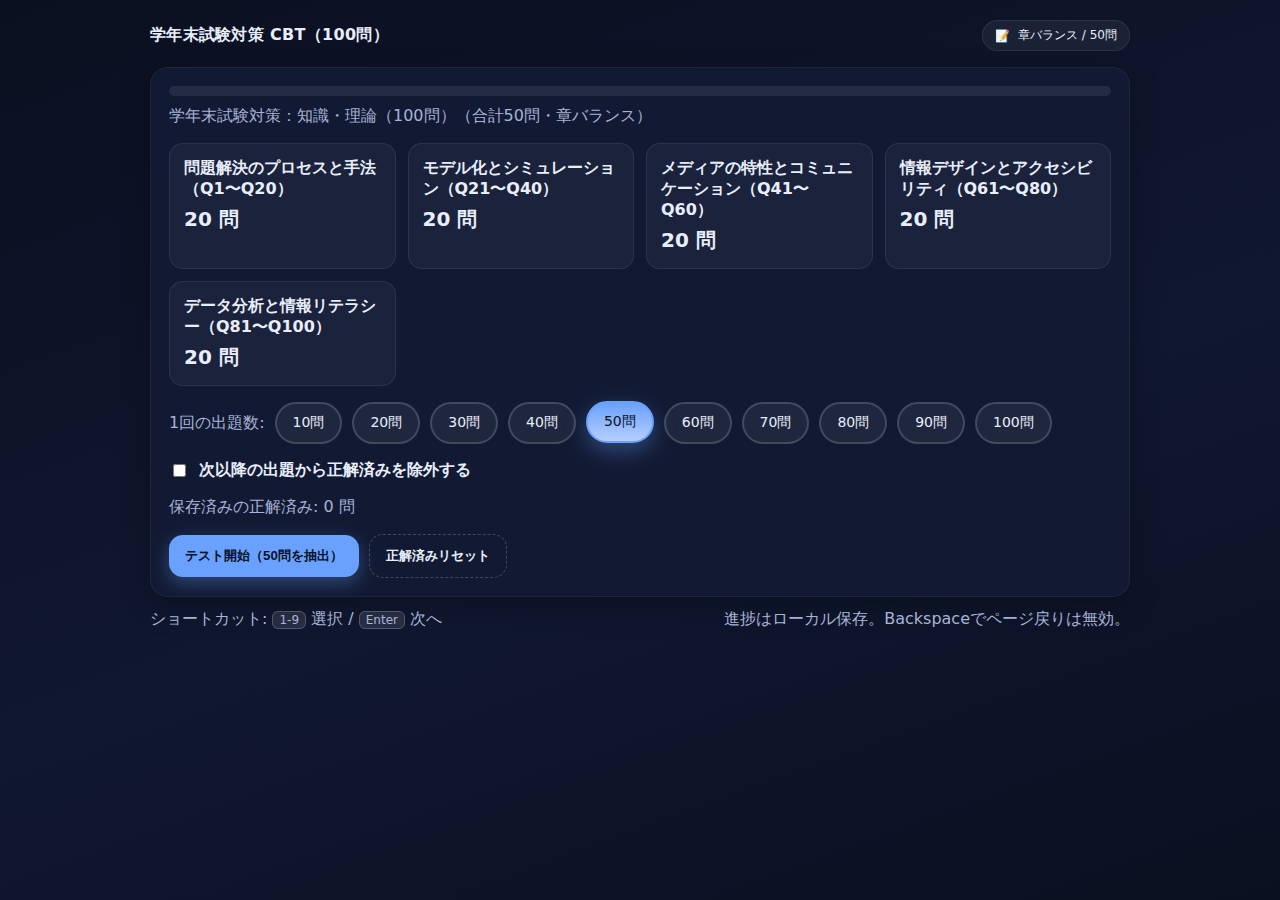
<file: info_CBT/index.html>
<!DOCTYPE html>
<html lang="ja">
<head>
  <meta charset="utf-8" />
  <meta name="viewport" content="width=device-width, initial-scale=1" />
  <title>CBTテスト | 100問</title>
  <style>
    :root{ --bg:#0b1020;--panel:#121a33;--accent:#6aa1ff;--text:#e9eefc;--muted:#a8b3d6;--danger:#ff6a7a;--good:#5ad39d }
    html,body{height:100%}
    body{margin:0;background:linear-gradient(160deg,#0b1020,#101830 55%,#0b1020);color:var(--text);
      font-family:system-ui,-apple-system,Segoe UI,Roboto,Helvetica,Arial,"Apple Color Emoji","Segoe UI Emoji"}
    .container{max-width:980px;margin:0 auto;padding:20px}
    header{display:flex;align-items:center;justify-content:space-between;gap:12px;margin-bottom:16px}
    .brand{font-weight:800;letter-spacing:.3px}
    .chip{display:inline-flex;align-items:center;gap:8px;padding:6px 12px;border-radius:999px;
      background:rgba(255,255,255,.06);border:1px solid rgba(255,255,255,.08);font-size:12px}
    .panel{background:var(--panel);border:1px solid rgba(255,255,255,.05);border-radius:18px;
      box-shadow:0 10px 30px rgba(0,0,0,.25);padding:18px}
    .muted{color:var(--muted)}
    .progress{height:10px;background:rgba(255,255,255,.08);border-radius:999px;overflow:hidden}
    .progress>span{display:block;height:100%;background:linear-gradient(90deg,var(--accent),#b782ff);width:0}
    .question-card{display:grid;gap:16px}
    fieldset{border:0;margin:0;padding:0}
    legend{font-weight:800;font-size:18px;margin-bottom:8px;white-space:pre-wrap;line-height:1.45}
    .opts{display:grid;gap:10px}
    .opt{display:flex;align-items:flex-start;gap:10px;padding:12px 14px;border:1px solid rgba(255,255,255,.08);
      border-radius:14px;cursor:pointer;background:rgba(255,255,255,.02)}
    .opt input{accent-color:var(--accent);margin-top:2px}
    .nav{display:flex;gap:10px;justify-content:space-between;margin-top:6px;flex-wrap:wrap}
    button{appearance:none;border:0;border-radius:14px;padding:12px 16px;font-weight:700;cursor:pointer;
      background:var(--accent);color:#081225;box-shadow:0 6px 18px rgba(106,161,255,.35)}
    button.secondary{background:rgba(255,255,255,.08);color:var(--text);box-shadow:none;border:1px solid rgba(255,255,255,.12)}
    button.ghost{background:transparent;color:var(--text);border:1px dashed rgba(255,255,255,.2);box-shadow:none}
    button:disabled{opacity:.5;cursor:not-allowed}
    .grid{display:grid;grid-template-columns:repeat(auto-fit,minmax(220px,1fr));gap:12px}
    .stat{background:rgba(255,255,255,.04);border:1px solid rgba(255,255,255,.08);padding:14px;border-radius:14px}
    .explain{background:rgba(255,255,255,.04);border:1px solid rgba(255,255,255,.08);padding:12px;border-radius:12px;margin-top:8px}
    .start{display:grid;gap:16px}
    .row{display:flex;align-items:center;gap:10px;flex-wrap:wrap}
    label.switch{display:inline-flex;align-items:center;gap:8px}
    input[type="checkbox"]{accent-color:var(--accent)}
    .footer{display:flex;gap:12px;flex-wrap:wrap;align-items:center;justify-content:space-between;margin-top:12px}
    .kbd{font-variant-numeric:tabular-nums;background:rgba(255,255,255,.1);border:1px solid rgba(255,255,255,.2);
      padding:1px 6px;border-radius:6px;font-size:12px}
    .size-pills{gap:10px}
    .size-pills .chip{font-size:14px;padding:10px 16px;border:2px solid rgba(255,255,255,.16);
      background:rgba(255,255,255,.06);transition:transform .06s ease,box-shadow .2s ease,background .2s ease,border-color .2s ease}
    .size-pills .chip:hover{border-color:var(--accent);background:rgba(106,161,255,.12)}
    .size-pills input[type="radio"]:checked + label.chip{border-color:var(--accent);background:linear-gradient(180deg,var(--accent),#b6ceff);
      color:#081225;box-shadow:0 8px 22px rgba(106,161,255,.35);transform:translateY(-1px)}
    .size-pills input[type="radio"]:focus-visible + label.chip{box-shadow:0 0 0 3px rgba(106,161,255,.45)}
    .sr-only{position:absolute;width:1px;height:1px;padding:0;margin:-1px;overflow:hidden;clip:rect(0,0,0,0);white-space:nowrap;border:0}
  </style>
</head>
<body>
  <div class="container">
    <header>
      <div class="brand">学年末試験対策 CBT（100問）</div>
      <div class="chip" id="chipinfo"><span aria-hidden="true">📝</span><span>章バランス抽出</span></div>
    </header>

    <div class="panel" aria-live="polite">
      <div class="progress" aria-hidden="true"><span id="progress"></span></div>
      <div class="muted" id="meta" style="margin:10px 0 16px"></div>
      <div id="screen"></div>
    </div>

    <div class="footer">
      <div class="muted">ショートカット: <span class="kbd">1-9</span> 選択 / <span class="kbd">Enter</span> 次へ</div>
      <div class="muted">進捗はローカル保存。Backspaceでページ戻りは無効。</div>
    </div>
  </div>

<script>
"use strict";

/********************
 * 設定
 ********************/
const CONFIG = {
  title: "学年末試験対策：知識・理論（100問）",
  sampleSize: 50,                // 初期の出題数
  shuffleQuestions: true,
  shuffleOptions: true,          // 選択肢は「問題ごとに固定で」シャッフル
  allowReviewBeforeSubmit: true,
  persistKey: "cbt-100-state",
  masteredKey: "cbt-100-mastered"
};

/* 内部処理用（表示で「第◯章」は出しません） */
const CHAPTER_NAME = {
  1: "問題解決のプロセスと手法（Q1〜Q20）",
  2: "モデル化とシミュレーション（Q21〜Q40）",
  3: "メディアの特性とコミュニケーション（Q41〜Q60）",
  4: "情報デザインとアクセシビリティ（Q61〜Q80）",
  5: "データ分析と情報リテラシー（Q81〜Q100）"
};

/********************
 * ユーティリティ
 ********************/
const $ = (sel)=>document.querySelector(sel);
function clamp(n,min,max){return Math.max(min,Math.min(max,n));}
function shuffle(arr){
  const a = arr.slice();
  for(let i=a.length-1;i>0;i--){
    const j = Math.floor(Math.random()*(i+1));
    [a[i],a[j]] = [a[j],a[i]];
  }
  return a;
}
function groupByChapter(items){
  return items.reduce((acc,qq)=>{ (acc[qq.chapter] = acc[qq.chapter] || []).push(qq); return acc; },{});
}
function sampleWithoutReplacement(arr, n){
  return shuffle(arr).slice(0, Math.min(n, arr.length));
}
function getMastered(){ try{ return new Set(JSON.parse(localStorage.getItem(CONFIG.masteredKey)||"[]")); }catch(_){ return new Set(); } }
function setMastered(set){ try{ localStorage.setItem(CONFIG.masteredKey, JSON.stringify(Array.from(set))); }catch(_){ } }
function load(){ try{ const raw=localStorage.getItem(CONFIG.persistKey); return raw?JSON.parse(raw):null; }catch(_){ return null; } }
function save(){ try{ localStorage.setItem(CONFIG.persistKey, JSON.stringify(state)); }catch(_){ } }

function escapeHtml(s){
  return String(s).replace(/[&<>"]/g, c=>({"&":"&amp;","<":"&lt;",">":"&gt;","\"":"&quot;"}[c]));
}

/********************
 * 出題配分（章の問題数比に応じて割当）
 ********************/
function computeBalancedQuotas(poolByChapter, total){
  const chapters = Object.keys(poolByChapter).map(Number).filter(Number.isFinite);
  const counts = chapters.map(ch=> (poolByChapter[ch] ? poolByChapter[ch].length : 0));
  const sum = counts.reduce((a,b)=>a+b,0);

  if(sum===0){
    const base = Math.floor(total/chapters.length);
    const quotas = Object.fromEntries(chapters.map(ch=>[ch, base]));
    let remain = total - base*chapters.length;
    let i=0; while(remain>0){ quotas[chapters[i%chapters.length]]++; remain--; i++; }
    return quotas;
  }

  const wants = chapters.map((ch,i)=>({ ch, want: counts[i]/sum*total }));
  const quotas = Object.fromEntries(wants.map(x=>[x.ch, Math.floor(x.want)]));
  let used = Object.values(quotas).reduce((a,b)=>a+b,0);

  const order = wants.map(x=>({ ch:x.ch, frac: x.want-Math.floor(x.want) }))
    .sort((a,b)=>b.frac-a.frac)
    .map(x=>x.ch);

  let i=0;
  while(used<total){ quotas[order[i%order.length]]++; used++; i++; }
  return quotas;
}

/********************
 * 可変出題数
 ********************/
function getSampleSize(){ return (state && state.settings && state.settings.sampleSize) ? state.settings.sampleSize : CONFIG.sampleSize; }
function titleText(){ return `${CONFIG.title}（合計${getSampleSize()}問・章バランス）`; }
function updateMetaLabels(){
  const n = getSampleSize();
  const chip = document.getElementById("chipinfo");
  if(chip){
    const spans = chip.querySelectorAll("span");
    if(spans.length>=2){ spans[1].textContent = `章バランス / ${n}問`; }
  }
  document.title = `CBTテスト | ${n}問`;
}

/********************
 * 問題バンク
 ********************/
function makeQ(chapter, number, stem, options, correctIndex, explanation){
  return { id: `q${number}`, chapter, number, stem, options, correctIndex, explanation };
}

/* 問題（100問） */
const BANK = [
  // 1) 問題解決のプロセスと手法（1〜20）
  makeQ(1,1,'情報学における「問題」の定義として、最も厳密なものはどれか。',['現状の不満を解消するための具体的な手段','理想とする状態（ゴール）そのもの','現実の状態と理想とする状態の間のギャップ','解決が極めて困難な数学的証明'],2,'資料[1]によれば、問題とは「理想と現実のギャップ」と定義される。'),
  makeQ(1,2,'問題解決の手順「ステップ1」に該当する活動はどれか。',['問題解決の目標を数値化する','複数の解決案から一つを決定する','身の回りのどこに問題があるかを明らかにする（発見）','実行した結果を分析し、評価を行う'],2,'ステップ1は「問題の発見」。'),
  makeQ(1,3,'「ステップ2：問題の明確化」において設定すべきものはどれか。',['具体的な予算と人員配置','問題解決の目標とゴール','使用するプログラミング言語','失敗した際の責任の所在'],1,'明確化の段階では「目標とゴール」を定める。'),
  makeQ(1,4,'「ステップ3：解決案の作成」において、最初に行うべき情報処理のプロセスはどれか。',['収集、整理・分析','記憶、消去','暗号化、復号','送信、受信'],0,'まず現状に関わる情報を「収集、整理・分析」する。'),
  makeQ(1,5,'問題解決の手順において「ステップ4」が担う役割はどれか。',['解決案を実際に実施する','複数の解決案の中から実施する案を決定する','実行後の成果を測定する','問題の発生原因を再定義する'],1,'ステップ4は解決案の「決定」。'),
  makeQ(1,6,'問題解決の最終段階である「ステップ5」に含まれる要素の組み合わせとして正しいものはどれか。',['検討と修正','計画と準備','実施と評価','応用と回避'],2,'ステップ5は「実施」と「評価」。'),
  makeQ(1,7,'PDCAサイクルにおける「P」の定義として適切なものはどれか。',['Prepare（準備）：資材を揃える','Plan（計画）：目標達成のための行動予定を立てる','Process（処理）：データを加工する','Product（成果）：完成品を確認する'],1,'PはPlan（計画）。'),
  makeQ(1,8,'PDCAサイクルにおける「D」が指す具体的な行動はどれか。',['Do（実行）：計画に基づき活動を行う','Develop（開発）：システムを構築する','Decide（決定）：方針を確定させる','Design（設計）：画面構成を考える'],0,'DはDo（実行）。'),
  makeQ(1,9,'PDCAサイクルにおける「C」の役割として正しいものはどれか。',['Control（管理）：進捗を監視する','Calculate（計算）：数値を算出する','Check（確認）：実行結果が計画や目標に達したかを検証する','Change（変更）：計画を全面的に作り直す'],2,'CはCheck（確認）。'),
  makeQ(1,10,'PDCAサイクルにおける「A」の内容として適切なものはどれか。',['Adjust（調整）：一時的に作業を止める','Action（改善）：評価結果を受けて次のサイクルに活かす措置を講じる','Analysis（分析）：なぜ失敗したかを細かく分類する','Answer（回答）：外部からの問い合わせに応じる'],1,'AはAction（改善）。'),
  makeQ(1,11,'ブレインストーミングにおける「批判禁止」の解釈として正しいものはどれか。',['他人の意見が非現実的でも、その場で否定せず受け入れる','自分の意見に自信がない場合は発言を控える','間違ったデータに基づいた意見のみを指摘する','批判を避けるため、全員が同じ意見に賛同する'],0,'アイデア創出段階での評価・批判は自由な発想を妨げる。'),
  makeQ(1,12,'ブレインストーミングのルール「自由奔放」が推奨する態度として最も適切なものはどれか。',['決められた時間内に必ず結論を出す','既存の常識や制約に囚われず、突飛なアイデアも歓迎する','リーダーの指示に従い、一貫性のある発言のみを行う','参加者が自由に発言時間を決める'],1,'奇抜なアイデアも歓迎する。'),
  makeQ(1,13,'ブレインストーミングで「質より量」が重視される理由として適切なものはどれか。',['議事録の量を増やすことで会議の成果を強調するため','質の高い意見を出すための思考時間を短縮するため','多くのアイデアを出すことで、優れた案が含まれる確率を高めるため','多数決で案を決定する際の選択肢を増やすため'],2,'まず量を出し、後から質を磨く。'),
  makeQ(1,14,'ブレインストーミングのルール「結合改善」として適切な行動はどれか。',['他人の意見に自分のアイデアを組み合わせ、より良い案に発展させる','矛盾する二つの意見をどちらか一方に統合する','実行不可能な案をリストから除外する','意見を整理するために、類似した発言をすべて削除する'],0,'他人の発想をヒントに組み合わせて発展させる。'),
  makeQ(1,15,'次の発言のうち「批判禁止」に抵触するものはどれか。',['コストを度外視してでも、最新技術を導入してみよう','既存のバス路線をすべて廃止して、オンデマンド交通に切り替えるのはどうかな','その方法では予算内に収まらないし、現実的ではないから別の案にしよう','先ほど出たAさんの案と、Bさんの案を組み合わせると効果的かもしれない'],2,'その場で否定（批判）しているため。'),
  makeQ(1,16,'「解決案の決定」を「実施」の前に行う論理的な理由はどれか。',['決定することで評価のステップを省略できるため','複数の案をすべて同時に実施することは効率が悪いから','特定の案を選択しなければ、具体的な行動計画が立てられないため','決定は手続き上の形式に過ぎないから'],2,'実施には対象を確定させる必要がある。'),
  makeQ(1,17,'問題の明確化において、目標設定（ゴール）が必要な最大の理由はどれか。',['評価段階で、成否を客観的に判定する基準とするため','チームメンバーの責任を明確にするため','プログラムのバグを減らすため','情報収集の範囲を最小限に抑えるため'],0,'評価が主観的にならないよう客観基準が必要。'),
  makeQ(1,18,'PDCAサイクルで、ステップ1（発見）〜ステップ3（作成）までを包括するフェーズはどれか。',['P（Plan）','D（Do）','C（Check）','A（Action）'],0,'計画段階に相当する。'),
  makeQ(1,19,'実施した解決案に対して行われる「評価」のプロセスとして正しいものはどれか。',['実行した際にかかった総コストのみを算出する','目標と実際の結果を照らし合わせ、そのギャップを測定する','成功した理由のみを抽出し、失敗は無視する','すべての解決案を破棄して、再度ステップ1に戻る'],1,'理想（目標）と現実（実施結果）の比較が本質。'),
  makeQ(1,20,'問題解決の各ステップを時間的順序に従って正しく並べたものはどれか。',['解決案の作成→問題の発見→解決案の決定→評価','問題の発見→問題の明確化→解決案の作成→解決案の決定→実施・評価','問題の明確化→実施・評価→解決案の作成→決定','解決案の決定→発見→明確化→作成→実施'],1,'発見→明確化→作成→決定→実施・評価。'),

  // 2) モデル化とシミュレーション（21〜40）
  makeQ(2,21,'「モデル化」の定義として最も適切なものはどれか。',['対象物を可能な限り精巧に複製すること','対象の特徴を抽出し、単純化・構造化すること','データを統計的に加工し、平均値を出すこと','実物を解体して内部構造を調べること'],1,'モデル化は対象を単純化し、特徴に似せたものを作る。'),
  makeQ(2,22,'実物の形を一定の比率で縮小して表現したモデルを何と呼ぶか。',['数理モデル','図的モデル','縮尺モデル','概念モデル'],2,'形を似せて小さくしたものは縮尺モデル。'),
  makeQ(2,23,'現象を数学的な式を用いて表現したモデルを何と呼ぶか。',['物理モデル','数理モデル','縮尺モデル','図的モデル'],1,'数学的に表現したものは数理モデル。'),
  makeQ(2,24,'対象の構造を視覚的に分かりやすく表現したモデルを何と呼ぶか。',['論理モデル','縮尺モデル','図的モデル','数理モデル'],2,'構造を図解したものは図的モデル。'),
  makeQ(2,25,'モデル化を行う最大の目的はどれか。',['実物を保存するコストを削減するため','現象を単純化し、条件を変えてシミュレーションを行うため','芸術的な表現を追求するため','データの容量を可能な限り圧縮するため'],1,'モデル化→シミュレーション→結果分析・活用。'),
  makeQ(2,26,'4種類のアイテムが同確率（1/4）で当選する状況を正八面体のサイコロで再現する。1種類の当選に割り当てる目の数はいくつか。',['1つの目','2つの目','4つの目','8つの目'],1,'8面を4分割：8÷4=2。'),
  makeQ(2,27,'4種類のアイテムが重複して当選する試行で、全種類が揃うまでの理論上の最短回数は何回か。',['1回','4回','8回','16回'],1,'重複なしで1回に1種類ずつ揃えば4回。'),
  makeQ(2,28,'1000回シミュレーションした結果、最も頻繁に現れた回数が6回だった。この統計値は何か。',['平均値','中央値','最頻値','第3四分位数'],2,'出現頻度が最も高い値＝最頻値。'),
  makeQ(2,29,'あるアイテムの出現確率が0.25から0.05に減少した場合、全種類を揃える平均試行回数はどうなるか。',['少なくなる','多くなる','変化しない','ゼロに収束する'],1,'確率が下がると揃うまでの回数が増える。'),
  makeQ(2,30,'累積度数グラフで第1四分位数が「4回」のとき、4回以下で揃った割合は約何％か。',['10％','25％','50％','75％'],1,'第1四分位数＝下位25%。'),
  makeQ(2,31,'経路図モデルで2地点間の「最短時間」を求める際に考慮すべきデータはどれか。',['各区間の運賃（円）','各地点の標高（m）','各区間の所要時間（分）','地点を結ぶ線の色'],2,'最短時間→エッジの所要時間が変数。'),
  makeQ(2,32,'3ルートA(35分)、B(40分)、C(35分)がある。最短時間はどれか。',['20分','35分','40分','45分'],1,'最小は35分。'),
  makeQ(2,33,'窓口モデルのシミュレーションで平均待ち時間の定義式として正しいものはどれか。',['（最初の客の待ち時間＋最後の客の待ち時間）÷2','全員の待ち時間の合計÷客の人数','サービス時間×客の人数','到着時刻の合計÷待ち時間の合計'],1,'平均＝合計÷人数。'),
  makeQ(2,34,'窓口1つ、サービス時間5分。A(到着0分)、B(到着2分)、C(到着4分)。客Cの待ち時間は何分か。',['2分','4分','6分','10分'],2,'Cは10分開始なので10-4=6分待つ。'),
  makeQ(2,35,'Q34に加えDが到着10分。客Dの待ち時間は何分か。',['0分','3分','5分','10分'],2,'C終了15分、D到着10分→5分待つ。'),
  makeQ(2,36,'客A〜Dの待ち時間が0,3,6,5分のとき、平均待ち時間は何分か。',['3.0分','3.5分','4.0分','5.0分'],1,'(0+3+6+5)÷4=3.5分。'),
  makeQ(2,37,'シミュレーションで「乱数」を使う意義はどれか。',['計算エラーを発生させて耐久性を試すため','常に一定の結果が出るようにするため','偶然に左右される不確実な事象を再現するため','演算速度を向上させるため'],2,'不規則な現象の再現に必要。'),
  makeQ(2,38,'ヒストグラムでデータのばらつきが小さくなると、形状はどう変化するか。',['左右に平べったく広がる','平均値付近に高く集中する（山が鋭くなる）','山が右側に移動する','全体の頻度が均等になる'],1,'密集→中心付近が高くなる。'),
  makeQ(2,39,'累積度数グラフで第3四分位数（Q3）が示す意味はどれか。',['全データの50％が含まれる値','全データの25％が含まれる値','全データの75％が含まれる値','最も頻度が高い値'],2,'Q3＝下位75%。'),
  makeQ(2,40,'モデル化であえて単純化する最大の理由はどれか。',['コンピュータの故障を避けるため','著作権法に抵触する情報を隠すため','現象の本質を捉えやすくし、分析を効率化するため','データの解釈をわざと曖昧にするため'],2,'必要要素を抽出して制御・予測しやすくする。'),

  // 3) メディアの特性とコミュニケーション（41〜60）
  makeQ(3,41,'情報を表現するための手段（文字、音声、静止画など）を指すメディアの側面はどれか。',['伝達メディア','表現メディア','情報メディア','通信メディア'],1,'情報を具体化して表現する手段＝表現メディア。'),
  makeQ(3,42,'新聞、ラジオ、テレビ、電話など、情報を送受信する仕組み自体を指すメディアはどれか。',['情報メディア','表現メディア','伝達メディア','記録メディア'],0,'情報を媒介するシステムとしての分類＝情報メディア。'),
  makeQ(3,43,'電波、電線、光ファイバなど、情報を物理的に伝達する物体を指すメディアはどれか。',['表現メディア','情報メディア','伝達メディア','物理メディア'],2,'情報を運ぶ物理的実体＝伝達メディア。'),
  makeQ(3,44,'メディアの発達史において、15世紀の重要な転換点となった技術はどれか。',['文字の発明による筆記メディアの普及','活版印刷の発明による書籍の普及','電信・電話による電気通信技術の確立','ラジオ放送の開始による一方向伝達'],1,'15世紀：活版印刷。'),
  makeQ(3,45,'メディアの発達史における19世紀の特徴として正しいものはどれか。',['人類が言葉を話し始め、口頭伝達が中心となった','インターネットが登場し、双方向通信が可能になった','電気通信技術（電信・電話）により、瞬時の情報伝達が可能になった','テレビ放送が開始され、不特定多数に動画が送られた'],2,'19世紀：電信・電話。'),
  makeQ(3,46,'表現メディアとしての「文字」の特性として最も適切なものはどれか。',['緊急時の伝達に最も優れている','正確な量や言葉の意味、法律などを伝えるのに向いている','受信者がどの方向を向いていても確実に情報を届けられる','他のメディアに比べ、圧倒的にデータ量が多い'],1,'文字は正確性の伝達に優れる。'),
  makeQ(3,47,'「音声」メディアが視覚メディアと大きく異なる物理的特性はどれか。',['視線の向きに関わらず、全方位から受信できる','時間的な制約を一切受けない','複雑な法律を説明するのに最も向いている','永久に空中に保存され、蓄積が容易である'],0,'どちらを向いていても受信できる。'),
  makeQ(3,48,'緊急時に注意を促す際、文字よりも図形や色を組み合わせることが推奨される理由はどれか。',['データ量が文字よりも少ないため','視覚的に美しく、安心感を与えるため','直感的に理解させ、瞬時に注意を惹きつけられるため','国や地域に関わらず、必ず同じ意味で伝わるため'],2,'読むプロセスを省き瞬時に伝える。'),
  makeQ(3,49,'「動画」メディアの特性として正しいものはどれか。',['動きのある情報を伝えるのに適しており、データ量は極めて少ない','音声情報を含まないため、正確な説明には向かない','他の表現メディアに比べデータ量が圧倒的に多く、再生時間の制約を受ける','受信者の状況に関わらず、最も短時間で全文が理解される'],2,'動画はデータ量が多く再生時間の制約がある。'),
  makeQ(3,50,'インターネットの特性「双方向性」の説明として正しいものはどれか。',['発信者から受信者へ一方向に大量の情報を届ける','地理的な制約を越え、情報のやり取りが互いに可能である','情報が常にサーバーに蓄積され、消えることがない','全員が同じ端末を使用しなければならない'],1,'地理的制約を越えて相互にやり取りできる。'),
  makeQ(3,51,'電子メールの「CC」の本来の機能・用途として正しいものはどれか。',['返信義務を最優先で求める相手を指定する','送信したアドレスが他の受信者には一切表示されない','メールの写しとして、念のため内容を知っておいてほしい相手を入れる','自分のメールアドレスを偽装して送信する'],2,'CCは情報共有目的。'),
  makeQ(3,52,'電子メールの「BCC」を使用すべき状況として適切なものはどれか。',['面識があり連絡先を共有させたい場合','互いに面識のない多数の相手に一斉送信する場合','重要度を最高に設定したい場合','添付容量を最小限に抑えたい場合'],1,'宛先を他者に見せず一斉送信。'),
  makeQ(3,53,'「同期型コミュニケーション」の具体例として適切なものはどれか。',['電子メール、電子掲示板（BBS）','電話、ビデオチャット、対面での会話','Webページの閲覧、新聞の読書','手紙、ダイレクトメール'],1,'すぐ反応がある形態。'),
  makeQ(3,54,'1人の発信者に対し、不特定多数の受信者が存在するコミュニケーション形態を何と呼ぶか。',['個別型（1対1）','マスコミ型（1対多）','逆マスコミ型（多対1）','会議型（多対多）'],1,'1対多＝マスコミ型。'),
  makeQ(3,55,'電子メール作成時のマナーとして、推奨されていないものはどれか。',['機種依存文字の使用を避ける','本文の適当なところで改行を入れる','可能な限りHTML形式で作成し、装飾を多用する','署名を末尾に付ける'],2,'本文はテキスト形式が推奨。'),
  makeQ(3,56,'電子掲示板（BBS）の懸念事項として正しいものはどれか。',['通信コストが非常に高くなること','文字中心で不特定多数が参加するため、やり取りが感情的になる場合があること','匿名での発言が法律で完全に禁止されていること','録画や録音ができないため、証拠が残らないこと'],1,'文字中心・非対面ゆえのトラブル。'),
  makeQ(3,57,'通信メディアにおける「無線」の代表例はどれか。',['LANケーブル','光ファイバ','スマートフォン等で使われる電波','電話回線（銅線）'],2,'電波による伝達。'),
  makeQ(3,58,'メディアリテラシーの説明として最も包括的なものはどれか。',['最新のプログラミング言語を習得しアプリ開発する能力','メディアからの情報を主体的に読み解き、活用・発信する総合的な能力','情報を一切疑わず効率よく大量に収集する能力','ハードウェアを修理・調整する技術'],1,'主体的に読み解き活用・発信する能力。'),
  makeQ(3,59,'複数の情報源を照らし合わせて調査・検証することを何と呼ぶか。',['フィルタリング','クロスチェック','ダウンロード','暗号化'],1,'情報の真偽を裏付けるクロスチェック。'),
  makeQ(3,60,'非同期型コミュニケーションの利点として正しいものはどれか。',['相手の反応をリアルタイムに確認しながら会話できる','お互いの顔が見えるため誤解が一切生じない','受信者が自分の都合の良い時間に情報を確認できる','緊急の意思決定を行うのに最も適している'],2,'時間に制約されない。'),

  // 4) 情報デザインとアクセシビリティ（61〜80）
  makeQ(4,61,'既存の障壁（バリア）を取り除くことを目的とした考え方はどれか。',['ユニバーサルデザイン','情報バリアフリー','ユーザインターフェース','プレゼンテーション'],1,'障壁を取り除く＝情報バリアフリー。'),
  makeQ(4,62,'最初から、誰にとっても使いやすいように設計する考え方はどれか。',['情報バリアフリー','ユニバーサルデザイン','ユーザビリティ','タイポグラフィ'],1,'はじめから障壁がないよう設計＝UD。'),
  makeQ(4,63,'Webページで障がいの有無に関わらず情報にアクセスし利用できることを何と呼ぶか。',['Webユーザビリティ','Webアクセシビリティ','ストリーミング','フィルタリング'],1,'アクセシビリティ。'),
  makeQ(4,64,'ソフトウェアやWebサイトの使いやすさ（効率や満足度）を指す言葉はどれか。',['ユーザビリティ','アクセシビリティ','アビリティ','セキュリティ'],0,'使いやすさ＝ユーザビリティ。'),
  makeQ(4,65,'視覚障がい者が画像内容を把握できるよう、Webページで画像に付与すべき情報はどれか。',['背景色の指定','代替テキスト','リンク先のURL','画像のファイルサイズ'],1,'代替テキスト。'),
  makeQ(4,66,'文字の種類（書体）のことを何と呼ぶか。',['タイポグラフィ','フォント','彩度','明度'],1,'書体＝フォント。'),
  makeQ(4,67,'明朝体が与える心理的印象として適切なものはどれか。',['現代的でカジュアル','伝統的で高級感','太くて柔らかい','動きがあり軽快'],1,'明朝体＝伝統・高級感。'),
  makeQ(4,68,'ゴシック体の特性として適切なものはどれか。',['縦線と横線の太さが異なり筆の跡が残る','毛筆的で和食の品書きに最適','縦線と横線の太さがほぼ同じで現代的な印象','最も古い歴史を持ち宗教的文書に使われる'],2,'ゴシック体＝線幅がほぼ同じ・現代的。'),
  makeQ(4,69,'筆書体が活用される代表例として適切なものはどれか。',['道路の標識','和食の品書き','Webサイトの本文','統計グラフのラベル'],1,'和食メニューなど。'),
  makeQ(4,70,'太くて柔らかい印象を与え、強調に適したフォントはどれか。',['明朝体','ゴシック体','ポップ体','歴史体'],2,'ポップ体。'),
  makeQ(4,71,'色の3属性に含まれないものはどれか。',['色相（色合い）','彩度（鮮やかさ）','明度（明るさ）','濃度（インクの量）'],3,'色は色相・彩度・明度。'),
  makeQ(4,72,'色相を順序立てて環状に並べた図を何と呼ぶか。',['補色図','色相環','類似色環','グラデーション'],1,'色相環。'),
  makeQ(4,73,'色相環で真向かいに位置する色の関係を何と呼ぶか。',['類似色','同系色','補色','暖色'],2,'補色。'),
  makeQ(4,74,'色相環で隣り合っている色の関係を何と呼ぶか。',['補色','類似色','寒色','背景色'],1,'類似色。'),
  makeQ(4,75,'色覚の多様性に配慮し誰にでも情報が正確に伝わるようにすることを何と呼ぶか。',['色覚バリアフリー','ユニバーサルカラー','タイポグラフィ','ユーザインターフェース'],0,'色覚バリアフリー。'),
  makeQ(4,76,'プレゼンで重要部分を強調する話し方として適切なものはどれか。',['できるだけ早口で話す','抑揚を付け、ゆっくりと話す','専門用語を多用して権威を出す','全く動かずに直立不動で話す'],1,'抑揚＋ゆっくり。'),
  makeQ(4,77,'聴き手が注目しているか等を把握するために行う動作はどれか。',['アイキャッチ','アイコンタクト','ジェスチャー','リズム'],1,'アイコンタクト。'),
  makeQ(4,78,'スライド文章の構成として適切なものはどれか。',['一文を長く複雑にする','主語と述語を明確にし、一文を短くする','接続詞を極限まで排除する','敬語をすべて省き箇条書きのみにする'],1,'短く明確な一文。'),
  makeQ(4,79,'言語に頼らず単純化された図案で情報を伝える代表例はどれか。',['象形文字','ピクトグラム','ロゴマーク','バナー広告'],1,'ピクトグラム。'),
  makeQ(4,80,'利用者が実際に見たり触れたりする部分（表示形式や操作感）を指す用語はどれか。',['プロフィール','ストリーミング','ユーザインターフェース（UI）','アビリティ'],2,'UI。'),

  // 5) データ分析と情報リテラシー（81〜100）
  makeQ(5,81,'データの平均値を求める正しい計算プロセスはどれか。',['最大値と最小値を足して2で割る','全データの合計値をデータの個数で割る','データを昇順に並べ真ん中の値を採用する','最も頻度が高いデータを選択する'],1,'算術平均＝合計÷個数。'),
  makeQ(5,82,'データを大きさ順に並べたとき中央に位置する値を何と呼ぶか。',['平均値','中央値（メジアン）','最頻値（モード）','四分位範囲'],1,'中央値。'),
  makeQ(5,83,'98株のデータでQ1=20cm、Q3=25cm。四分位範囲（IQR）はいくつか。',['2.5cm','5cm','22.5cm','45cm'],1,'IQR=Q3-Q1=5cm。'),
  makeQ(5,84,'98株のデータでQ1以上が75株、Q3以下が76株。箱（Q1〜Q3）に含まれる株数はいくつか。',['45株','50株','53株','98株'],2,'Q1未満23株、Q3超22株→98-(23+22)=53株。'),
  makeQ(5,85,'ばらつき判断として正しいものはどれか。',['平均値が中央値と一致していれば、ばらつきは最大','IQRが大きいほど中央付近に密集','IQRが大きいほど広範囲に散らばっている','データ個数が多いほど自動的にばらつきは小さい'],2,'IQR大→散らばり大。'),
  makeQ(5,86,'「バグ」の定義として正しいものはどれか。',['物理的な衝撃','プログラムの誤りや欠陥','通信回線の物理的な断絶','電源の供給不足'],1,'バグ＝プログラムの誤り。'),
  makeQ(5,87,'デジタルデータが送受信中に変化する主な物理的要因はどれか。',['保存期間の超過','電気的なノイズ','ディスプレイの明るさ','フォントのサイズ'],1,'ノイズで0/1が反転することがある。'),
  makeQ(5,88,'Web通信を暗号化し盗聴や改ざんを防ぐ技術はどれか。',['RSS','SSL（または暗号化技術）','URL短縮','フィルタリング'],1,'SSL等で暗号化。'),
  makeQ(5,89,'SNS等で個人情報を安易に公開する最大のリスクはどれか。',['ストレージ不足','一度公開されると制御が困難になり悪用や侵害を招く','通信費増大','フォロワー数減少'],1,'拡散・蓄積され制御困難。'),
  makeQ(5,90,'信頼できる情報判断として不適切な行動はどれか。',['出典が明記されているか確認','複数ソースを比較（クロスチェック）','ニュースをそのまま無批判に信じる','公的機関や専門家発信か確かめる'],2,'無批判に信じるのは不適切。'),
  makeQ(5,91,'メディアリテラシーを身に付ける目的として最も適切なものはどれか。',['演算速度を最大化','真偽を見極め主体的に社会に関わる','ネット情報を丸暗記','有料を無料利用する技術'],1,'真偽判断と主体性。'),
  makeQ(5,92,'外れ値が平均値に与える影響はどれか。',['一切影響しない','平均値を極端に引き上げ/引き下げる','中央値が外れ値になる','個数が多ければ影響が完全に消える'],1,'平均は外れ値に引きずられる。'),
  makeQ(5,93,'箱ひげ図から平均値を直接読み取れるか。',['箱の線が常に平均値','箱ひげ図は通常中央値で、平均は印がない限り読めない','最大値と最小値の平均が平均値','ひげの長さが平均値'],1,'箱ひげ図は中央値が基本。'),
  makeQ(5,94,'情報伝達過程で精度・正確さが損なわれていない度合いを何と呼ぶか。',['信憑性','信頼性','利便性','効率性'],1,'変質がない状態＝信頼性。'),
  makeQ(5,95,'ニュースの信憑性確認のため、もと情報を直接参照することを何と呼ぶか。',['二次情報の引用','一次情報の確認','データ改ざん','フィルタリング'],1,'一次情報の確認。'),
  makeQ(5,96,'IQR（Q3-Q1）を2で割った値を何と呼ぶか。',['四分位偏差','標準偏差','中央値','最頻値'],0,'IQR/2＝四分位偏差。'),
  makeQ(5,97,'最頻値について正しい記述はどれか。',['常に1つしか存在しない','分布によっては複数の値が最頻値となる場合がある','平均値と必ず一致する','個数が奇数のときしか算出できない'],1,'同じ最大頻度が複数なら最頻値は複数。'),
  makeQ(5,98,'誤り検出・訂正技術の現状として正しいものはどれか。',['完全普及で誤り100%防止','技術はあるが完全ではないため注意が必要','通信速度低下のため未使用','人間が手作業で実施'],1,'完全ではない。'),
  makeQ(5,99,'最頻値が平均値より極端に小さい場合、予想される分布はどれか。',['左右対称の山','左に寄り右に長い裾（右に歪んだ分布）','全データ同値でフラット','右に寄っている'],1,'大きい外れ値で平均が右に引っ張られる。'),
  makeQ(5,100,'SNSプロフィール設定でセキュリティ上推奨される行動はどれか。',['本名・住所・所属をすべて公開','個人情報公開は最小限にし公開範囲を制限','パスワードをプロフィールに記載','他人の個人情報を登録'],1,'必要最小限＋公開範囲制限。'),
];

/********************
 * 状態
 ********************/
let state = {
  order: [],
  answers: {},             // { [qid]: originalOptionIndex }
  optionOrders: {},        // { [qid]: [originalOptionIndices...] } 表示順固定
  current: 0,
  submitted: false,
  score: 0,
  settings: { excludeMastered: false, sampleSize: CONFIG.sampleSize },
  sampledInfo: { quotas: {}, size: 0 }
};

/********************
 * 起動
 ********************/
(function init(){
  const saved = load();
  if(saved){ state = {...state, ...saved}; }

  const allowed = [10,20,30,40,50,60,70,80,90,100];
  if(!allowed.includes(state.settings.sampleSize)) state.settings.sampleSize = CONFIG.sampleSize;

  setupKeys();
  renderStart();
  selfTest();
})();

/********************
 * スタート画面
 ********************/
function renderStart(){
  $("#meta").textContent = titleText();
  $("#progress").style.width = "0%";
  updateMetaLabels();

  const s = document.createElement("div"); s.className = "start";

  const byCh = groupByChapter(BANK);
  const stats = document.createElement("div"); stats.className = "grid";
  Object.keys(byCh).map(Number).sort((a,b)=>a-b).forEach(ch=>{
    const d = document.createElement("div"); d.className = "stat";
    // 「第◯章」表示はしない
    d.innerHTML = `<div style="font-weight:800">${escapeHtml(CHAPTER_NAME[ch]||"")}</div>
      <div style="font-size:20px;font-weight:900;margin-top:6px">${byCh[ch].length} 問</div>`;
    stats.appendChild(d);
  });

  const sizes = [10,20,30,40,50,60,70,80,90,100];
  const sizeRow = document.createElement("div"); sizeRow.className='row size-pills';
  const sizeLabel = document.createElement("div"); sizeLabel.className='muted'; sizeLabel.textContent='1回の出題数:'; sizeRow.appendChild(sizeLabel);

  const currentSize = getSampleSize();
  let startBtn = null;

  sizes.forEach(n=>{
    const id = `size-${n}`;
    const input = document.createElement('input'); input.type='radio'; input.name='samplesize'; input.id=id; input.value=String(n); input.className='sr-only';
    if(currentSize===n) input.checked = true;
    const label = document.createElement('label'); label.className='chip'; label.setAttribute('for', id); label.textContent=`${n}問`;
    input.addEventListener('change',()=>{
      state.settings.sampleSize = n;
      save();
      updateMetaLabels();
      $("#meta").textContent = titleText();
      if(startBtn){ startBtn.textContent = `テスト開始（${getSampleSize()}問を抽出）`; }
    });
    sizeRow.appendChild(input); sizeRow.appendChild(label);
  });

  const mastered = getMastered();
  const chkRow = document.createElement("div"); chkRow.className="row";
  const chk = document.createElement("input"); chk.type="checkbox"; chk.id="excl"; chk.checked=!!state.settings.excludeMastered;
  chk.addEventListener("change",()=>{ state.settings.excludeMastered = chk.checked; save(); renderStart(); });
  const lbl = document.createElement("label"); lbl.className="switch"; lbl.htmlFor="excl";
  lbl.innerHTML = "<strong>次以降の出題から正解済みを除外する</strong>";
  chkRow.appendChild(chk); chkRow.appendChild(lbl);

  const note = document.createElement("div"); note.className="muted";
  note.textContent = `保存済みの正解済み: ${mastered.size} 問`;

  const btns = document.createElement("div"); btns.className="row";
  startBtn = document.createElement("button"); startBtn.textContent = `テスト開始（${getSampleSize()}問を抽出）`;
  startBtn.addEventListener("click", startNewExam);

  const clearBtn = document.createElement("button"); clearBtn.textContent="正解済みリセット"; clearBtn.className="ghost";
  clearBtn.addEventListener("click",()=>{ setMastered(new Set()); renderStart(); });

  btns.appendChild(startBtn); btns.appendChild(clearBtn);

  s.appendChild(stats);
  s.appendChild(sizeRow);
  s.appendChild(chkRow);
  s.appendChild(note);
  s.appendChild(btns);

  const screen = $("#screen"); screen.innerHTML=""; screen.appendChild(s);
}

/********************
 * 出題開始
 ********************/
function startNewExam(){
  const mastered = getMastered();
  let pool = state.settings.excludeMastered ? BANK.filter(q=>!mastered.has(q.id)) : BANK.slice();
  if(pool.length===0) pool = BANK.slice();

  const N = getSampleSize();
  const byCh = groupByChapter(pool);
  const quotas = computeBalancedQuotas(byCh, N);

  const selected = [];
  Object.keys(byCh).map(Number).sort((a,b)=>a-b).forEach(ch=>{
    const take = Math.min(quotas[ch]||0, byCh[ch].length);
    selected.push(...sampleWithoutReplacement(byCh[ch], take));
  });

  // 端数補充
  const remaining = pool.filter(q=>!selected.includes(q));
  const need = N - selected.length;
  if(need>0) selected.push(...sampleWithoutReplacement(remaining, need));

  const ids = selected.map(q=>q.id);
  state.order = CONFIG.shuffleQuestions ? shuffle(ids) : ids;

  // 選択肢表示順（問題ごとに固定）
  state.optionOrders = {};
  state.order.forEach(id=>{
    const q = BANK.find(x=>x.id===id);
    const indices = q.options.map((_,i)=>i);
    state.optionOrders[id] = CONFIG.shuffleOptions ? shuffle(indices) : indices;
  });

  state.answers = {};
  state.current = 0;
  state.submitted = false;
  state.score = 0;
  state.sampledInfo = { quotas, size: state.order.length };

  save();
  render();
}

/********************
 * 描画
 ********************/
function getQuestionByOrder(i){ return BANK.find(q=>q.id===state.order[i]); }

function render(){
  if(!state.order.length && !state.submitted){ renderStart(); return; }

  const total = state.order.length;
  state.current = clamp(state.current, 0, Math.max(0,total-1));

  if(state.submitted){
    $("#meta").textContent = "結果";
    $("#progress").style.width = "100%";
    const screen=$("#screen"); screen.innerHTML=""; screen.appendChild(renderResult());
    return;
  }

  const q = getQuestionByOrder(state.current);
  $("#meta").textContent = `${titleText()} — 問題 ${state.current+1} / ${total}`;
  updateMetaLabels();

  const pct = (total<=1?0:(state.current/(total-1))*100);
  $("#progress").style.width = `${pct}%`;

  const screen=$("#screen"); screen.innerHTML="";
  const card=document.createElement("div"); card.className="question-card";

  const fs=document.createElement("fieldset");
  const lg=document.createElement("legend");
  lg.textContent = `Q${q.number}\n${q.stem}`;
  fs.appendChild(lg);

  const optsWrap=document.createElement("div"); optsWrap.className="opts";
  const order = state.optionOrders[q.id] || q.options.map((_,i)=>i);

  order.forEach((origIdx, visibleIdx)=>{
    const id = `opt-${q.id}-${visibleIdx}`;
    const label=document.createElement("label"); label.className="opt"; label.setAttribute("for", id);

    const input=document.createElement("input");
    input.type="radio";
    input.name=`q-${q.id}`;
    input.id=id;
    input.value=String(origIdx);

    const saved = state.answers[q.id];
    if(saved!==undefined && saved===origIdx) input.checked=true;

    input.addEventListener("change",()=>{
      state.answers[q.id] = Number(input.value);
      save();
    });

    const txt=document.createElement("span");
    txt.textContent = q.options[origIdx];

    label.appendChild(input);
    label.appendChild(txt);
    optsWrap.appendChild(label);
  });

  fs.appendChild(optsWrap);
  card.appendChild(fs);

  const nav=document.createElement("div"); nav.className="nav";
  const home=document.createElement("button"); home.className="ghost"; home.textContent="🏠 最初のページ";
  home.addEventListener("click", ()=>renderStart());

  const back=document.createElement("button"); back.className="secondary"; back.textContent="← 戻る";
  back.disabled = (state.current===0) || !CONFIG.allowReviewBeforeSubmit;
  back.addEventListener("click", ()=>{ state.current--; save(); render(); });

  const next=document.createElement("button");
  next.textContent = (state.current===total-1) ? "解答を送信" : "次へ →";
  next.addEventListener("click", ()=>{
    if(state.current===total-1) submitAnswers();
    else { state.current++; save(); render(); }
  });

  nav.appendChild(home); nav.appendChild(back); nav.appendChild(next);
  card.appendChild(nav);

  screen.appendChild(card);
}

/********************
 * 採点
 ********************/
function submitAnswers(){
  const mastered = getMastered();
  let score = 0;
  state.order.forEach(id=>{
    const q = BANK.find(x=>x.id===id);
    const a = state.answers[id];
    const ok = (a===q.correctIndex);
    if(ok){ score++; mastered.add(id); }
  });
  setMastered(mastered);
  state.score = score;
  state.submitted = true;
  save();
  render();
}

function renderResult(){
  const wrap=document.createElement("div");

  const total=state.order.length;
  const percent=Math.round((state.score/total)*100);

  const h=document.createElement("h2");
  h.textContent="結果";
  wrap.appendChild(h);

  const stats=document.createElement("div"); stats.className="grid";
  stats.appendChild(stat("得点", `${state.score} / ${total}（${percent}%）`));
  wrap.appendChild(stats);

  // 正解のみ：全文レビュー
  const okPanel=document.createElement("div"); okPanel.className="panel";
  okPanel.innerHTML = `<div style="font-weight:900;margin-bottom:8px">解答・解説（正解した問題のみ）</div>`;
  let anyOk=false;

  // 不正解：番号と問題文のみ
  const ngPanel=document.createElement("div"); ngPanel.className="panel";
  ngPanel.innerHTML = `<div style="font-weight:900;margin-bottom:8px">不正解の問題（番号と問題文のみ）</div>`;
  let anyNg=false;

  state.order.forEach(id=>{
    const q=BANK.find(x=>x.id===id);
    const your=state.answers[id];
    const ok = (your===q.correctIndex);

    if(ok){
      anyOk=true;
      const b=document.createElement("div"); b.className="explain";
      const yourText = (your===undefined) ? "（未回答）" : q.options[your];
      b.innerHTML =
        `<div><strong>Q${q.number}</strong> ${escapeHtml(q.stem)}</div>
         <div class="muted">あなたの解答: ${escapeHtml(yourText)}</div>
         <div>正解: ${escapeHtml(q.options[q.correctIndex])}</div>
         ${q.explanation ? `<div class="muted">${escapeHtml(q.explanation)}</div>` : ""}`;
      okPanel.appendChild(b);
    }else{
      anyNg=true;
      const b=document.createElement("div"); b.className="explain";
      b.innerHTML = `<div><strong>Q${q.number}</strong> ${escapeHtml(q.stem)}</div>`;
      ngPanel.appendChild(b);
    }
  });

  if(!anyOk){
    const none=document.createElement("div"); none.className="muted"; none.textContent="正解した問題がありません。";
    okPanel.appendChild(none);
  }
  if(!anyNg){
    const none=document.createElement("div"); none.className="muted"; none.textContent="不正解はありません。";
    ngPanel.appendChild(none);
  }

  wrap.appendChild(okPanel);
  wrap.appendChild(ngPanel);

  const actions=document.createElement("div"); actions.className="nav";

  const retryWrong=document.createElement("button");
  retryWrong.textContent="間違えた問題だけリトライ";
  retryWrong.addEventListener("click", retryIncorrectOnly);

  const retryAll=document.createElement("button");
  retryAll.textContent=`${getSampleSize()}問で新しく受ける（章バランス再抽出）`;
  retryAll.addEventListener("click", startNewExam);

  const exportBtn=document.createElement("button");
  exportBtn.className="secondary";
  exportBtn.textContent="結果をJSON保存";
  exportBtn.addEventListener("click", exportResult);

  actions.appendChild(retryWrong);
  actions.appendChild(retryAll);
  actions.appendChild(exportBtn);

  wrap.appendChild(actions);
  return wrap;
}

function stat(label,value){
  const d=document.createElement("div"); d.className="stat";
  d.innerHTML = `<div class="muted">${escapeHtml(label)}</div><div style="font-size:20px;font-weight:900">${escapeHtml(value)}</div>`;
  return d;
}

function retryIncorrectOnly(){
  const wrongIds = state.order.filter(id=>{
    const q=BANK.find(x=>x.id===id);
    return state.answers[id]!==q.correctIndex;
  });
  if(wrongIds.length===0){ startNewExam(); return; }

  state.order = shuffle(wrongIds);
  state.answers = {};
  state.current = 0;
  state.submitted = false;
  state.score = 0;

  // 選択肢順は新セッションとして再生成
  state.optionOrders = {};
  state.order.forEach(id=>{
    const q = BANK.find(x=>x.id===id);
    const indices = q.options.map((_,i)=>i);
    state.optionOrders[id] = CONFIG.shuffleOptions ? shuffle(indices) : indices;
  });

  state.sampledInfo = { quotas: {}, size: state.order.length };
  save();
  render();
}

function exportResult(){
  const payload = {
    title: CONFIG.title,
    sampled: state.order.length,
    score: state.score,
    answers: state.answers,
    correct: state.order.filter(id=>state.answers[id]===BANK.find(q=>q.id===id).correctIndex),
    wrong: state.order.filter(id=>state.answers[id]!==BANK.find(q=>q.id===id).correctIndex)
  };
  const blob = new Blob([JSON.stringify(payload,null,2)],{type:"application/json"});
  const url = URL.createObjectURL(blob);
  const a = document.createElement("a");
  a.href = url; a.download = "result.json"; a.click();
  URL.revokeObjectURL(url);
}

/********************
 * キーボード操作
 ********************/
function setupKeys(){
  window.addEventListener("keydown",(e)=>{
    const tag = document.activeElement && document.activeElement.tagName;
    if(e.key==="Backspace" && tag!=="INPUT" && tag!=="TEXTAREA" && tag!=="SELECT"){ e.preventDefault(); }

    if(state.submitted) return;
    if(!state.order.length) return;

    const q = getQuestionByOrder(state.current);
    if(!q) return;

    // 1-9: 表示順で選択
    if(e.key>="1" && e.key<="9"){
      const idx = Number(e.key)-1;
      const radios = document.querySelectorAll(`input[name="q-${q.id}"]`);
      if(radios[idx]){
        radios[idx].checked = true;
        radios[idx].dispatchEvent(new Event("change"));
      }
    }

    // Enter: 次へ / 送信
    if(e.key==="Enter"){
      const total = state.order.length;
      if(state.current===total-1) submitAnswers();
      else { state.current++; save(); render(); }
    }
  });
}

/********************
 * 自己テスト（コンソールに出るだけ）
 ********************/
function selfTest(){
  try{
    console.assert(BANK.length===100, "[SelfTest] BANK length should be 100");
    const byCh = groupByChapter(BANK);
    console.assert((byCh[1]||[]).length===20, "[SelfTest] ch1=20");
    console.assert((byCh[2]||[]).length===20, "[SelfTest] ch2=20");
    console.assert((byCh[3]||[]).length===20, "[SelfTest] ch3=20");
    console.assert((byCh[4]||[]).length===20, "[SelfTest] ch4=20");
    console.assert((byCh[5]||[]).length===20, "[SelfTest] ch5=20");

    BANK.forEach(q=>{
      console.assert(Array.isArray(q.options) && q.options.length>=2 && q.options.length<=9, `[SelfTest] Q${q.number} options count 2..9`);
      console.assert(Number.isInteger(q.correctIndex) && q.correctIndex>=0 && q.correctIndex<q.options.length, `[SelfTest] Q${q.number} correctIndex ok`);
    });
  }catch(err){
    console.error("[SelfTest] failed", err);
  }
}
</script>
</body>
</html>
</file>
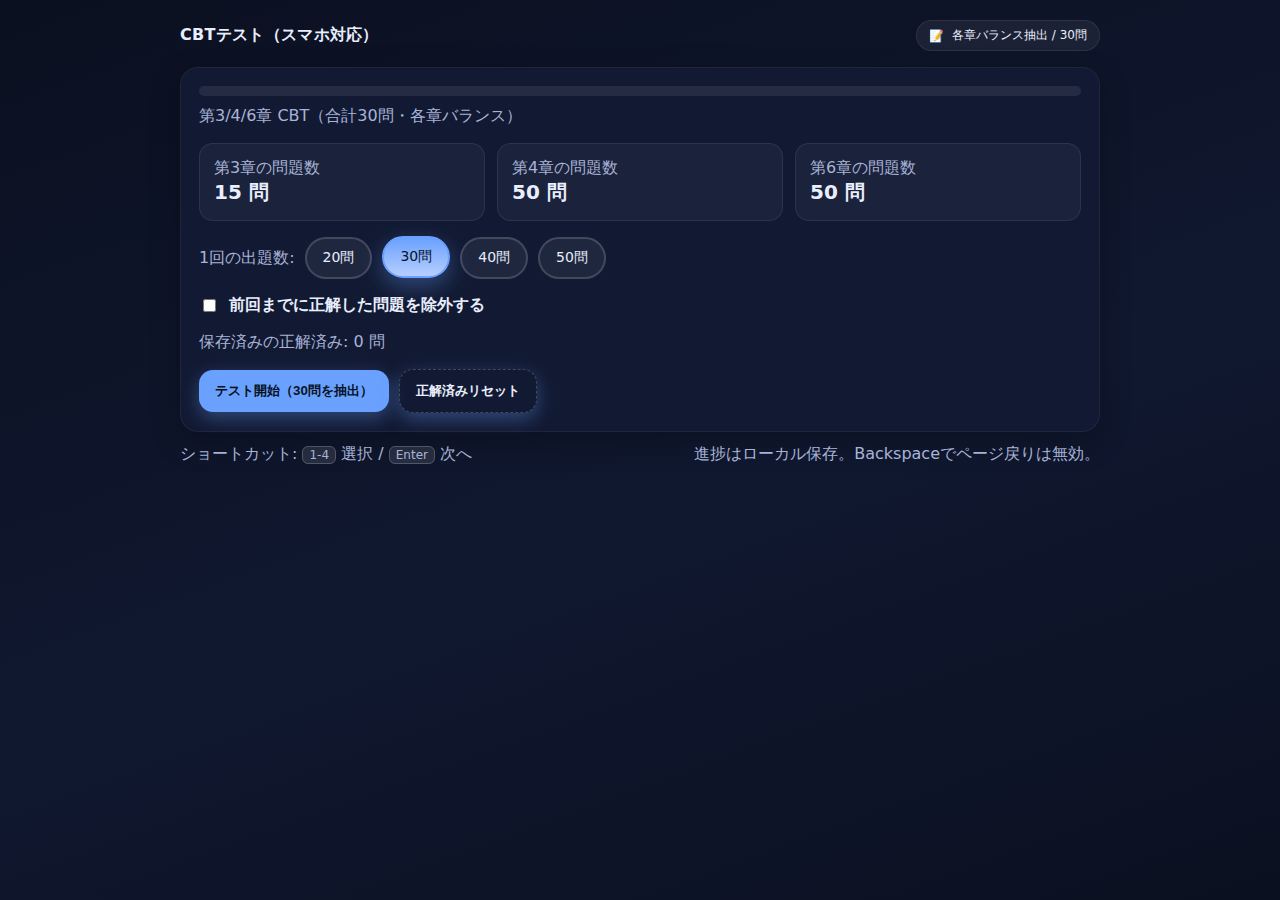
<file: 2nd_CBT.html>
<!DOCTYPE html>
<html lang="ja">
<head>
  <meta charset="utf-8" />
  <meta name="viewport" content="width=device-width, initial-scale=1" />
  <title>CBTテスト | 第3/4/6章からバランス抽出</title>
  <style>
    :root{
      --bg:#0b1020;--panel:#121a33;--accent:#6aa1ff;--text:#e9eefc;--muted:#a8b3d6;--danger:#ff6a7a;--good:#5ad39d
    }
    html,body{height:100%}
    body{margin:0;background:linear-gradient(160deg,#0b1020,#101830 55%,#0b1020);color:var(--text);font-family:system-ui,-apple-system,Segoe UI,Roboto,Helvetica,Arial,"Apple Color Emoji","Segoe UI Emoji"}
    .container{max-width:920px;margin:0 auto;padding:20px}
    header{display:flex;align-items:center;justify-content:space-between;gap:12px;margin-bottom:16px}
    .brand{font-weight:700;letter-spacing:.3px}
    .chip{display:inline-flex;align-items:center;gap:8px;padding:6px 12px;border-radius:999px;background:rgba(255,255,255,.06);border:1px solid rgba(255,255,255,.08);font-size:12px}
    .panel{background:var(--panel);border:1px solid rgba(255,255,255,.05);border-radius:18px;box-shadow:0 10px 30px rgba(0,0,0,.25);padding:18px}
    .muted{color:var(--muted)}
    .progress{height:10px;background:rgba(255,255,255,.08);border-radius:999px;overflow:hidden}
    .progress>span{display:block;height:100%;background:linear-gradient(90deg,var(--accent),#b782ff);width:0}
    .question-card{display:grid;gap:16px}
    fieldset{border:0;margin:0;padding:0}
    legend{font-weight:700;font-size:18px;margin-bottom:8px}
    .opts{display:grid;gap:10px}
    .opt{display:flex;align-items:flex-start;gap:10px;padding:12px 14px;border:1px solid rgba(255,255,255,.08);border-radius:14px;cursor:pointer;background:rgba(255,255,255,.02)}
    .opt input{accent-color:var(--accent);margin-top:2px}
    .opt.correct{outline:2px solid var(--good);background:rgba(90,211,157,.08)}
    .opt.wrong{outline:2px solid var(--danger);background:rgba(255,106,122,.08)}
    .nav{display:flex;gap:10px;justify-content:space-between;margin-top:6px;flex-wrap:wrap}
    button{appearance:none;border:0;border-radius:14px;padding:12px 16px;font-weight:600;cursor:pointer;background:var(--accent);color:#081225;box-shadow:0 6px 18px rgba(106,161,255,.35)}
    button.secondary{background:rgba(255,255,255,.08);color:var(--text);box-shadow:none;border:1px solid rgba(255,255,255,.12)}
    button.ghost{background:transparent;color:var(--text);border:1px dashed rgba(255,255,255,.2)}
    button:disabled{opacity:.5;cursor:not-allowed}
    .grid{display:grid;grid-template-columns:repeat(auto-fit,minmax(220px,1fr));gap:12px}
    .stat{background:rgba(255,255,255,.04);border:1px solid rgba(255,255,255,.08);padding:14px;border-radius:14px}
    .explain{background:rgba(255,255,255,.04);border:1px solid rgba(255,255,255,.08);padding:12px;border-radius:12px;margin-top:8px}
    .sr-only{position:absolute;width:1px;height:1px;padding:0;margin:-1px;overflow:hidden;clip:rect(0,0,0,0);white-space:nowrap;border:0}
    a.link{color:#a2c4ff}
    .start{display:grid;gap:16px}
    .row{display:flex;align-items:center;gap:10px;flex-wrap:wrap}
    label.switch{display:inline-flex;align-items:center;gap:8px}
    input[type="checkbox"]{accent-color:var(--accent)}
    .footer{display:flex;gap:12px;flex-wrap:wrap;align-items:center;justify-content:space-between;margin-top:12px}
    .kbd{font-variant-numeric:tabular-nums;background:rgba(255,255,255,.1);border:1px solid rgba(255,255,255,.2);padding:1px 6px;border-radius:6px;font-size:12px}
      /* ===== 目立つサイズ選択ピル ===== */
    .size-pills{gap:10px}
    .size-pills .chip{font-size:14px;padding:10px 16px;border:2px solid rgba(255,255,255,.16);background:rgba(255,255,255,.06);transition:transform .06s ease,box-shadow .2s ease,background .2s ease,border-color .2s ease}
    .size-pills .chip:hover{border-color:var(--accent);background:rgba(106,161,255,.12)}
    .size-pills input[type="radio"]:checked + label.chip{border-color:var(--accent);background:linear-gradient(180deg,var(--accent),#b6ceff);color:#081225;box-shadow:0 8px 22px rgba(106,161,255,.35);transform:translateY(-1px)}
    .size-pills input[type="radio"] + label.chip{outline:0}
    .size-pills input[type="radio"]:focus-visible + label.chip{box-shadow:0 0 0 3px rgba(106,161,255,.45)}
</style>
</head>
<body>
  <div class="container">
    <header>
      <div class="brand">CBTテスト（スマホ対応）</div>
      <div class="chip" id="chipinfo" aria-label="info"><span aria-hidden="true">📝</span><span>各章バランス抽出</span></div>
    </header>

    <div class="panel" aria-live="polite">
      <div class="progress" aria-hidden="true"><span id="progress"></span></div>
      <div class="muted" id="meta" style="margin:10px 0 16px"></div>
      <div id="screen"></div>
    </div>

    <div class="footer">
      <div class="muted">ショートカット: <span class="kbd">1-4</span> 選択 / <span class="kbd">Enter</span> 次へ</div>
      <div class="muted">進捗はローカル保存。Backspaceでページ戻りは無効。</div>
    </div>
  </div>

<script>
"use strict";
/********************
 * 設定
 ********************/
const CONFIG = {
  title: "第3/4/6章 CBT（合計可変・各章バランス）",
  sampleSize: 30,
  shuffleQuestions: true,
  shuffleOptions: true,
  allowReviewBeforeSubmit: true,
  showExplanationAfterSubmit: true,
  persistKey: "cbt-v2-state",
  masteredKey: "cbt-v2-mastered"
};

/********************
 * 問題バンク（115問: 第3章15 + 第4章50 + 第6章50）
 ********************/
function makeQ(chapter, number, stem, options, correctIndex, explanation){
  return { id: `ch${chapter}-${number}`, chapter, number, stem, options, correctIndex, explanation };
}

const BANK = [
  // ===== 第3章（Q1-15） =====
  makeQ(3,1,'刺激に対して方向性のある植物の運動を指す用語として最も適切なものはどれか。', ['傾性','屈性','膨圧運動','成長運動'], 1,'刺激の方向に依存して曲がる運動は屈性。'),
  makeQ(3,2,'刺激に対する方向性のない植物の運動として最も適切なものはどれか。', ['光屈性','重力屈性','屈性','傾性'], 3,'方向性に依らない運動は傾性。'),
  makeQ(3,3,'気孔の開閉やオジギソウの就眠運動のように、細胞の膨圧の変化によって引き起こされる植物の運動の様式はどれか。', ['屈性','傾性','膨圧運動','成長運動'], 2,'膨圧変化が原動力の運動。'),
  makeQ(3,4,'茎や根の先端部で合成され、細胞の成長促進や頂芽優勢に関わる植物ホルモンはどれか。', ['ジベレリン','サイトカイニン','エチレン','オーキシン'], 3,'細胞伸長と頂芽優勢に関与するのはオーキシン。'),
  makeQ(3,5,'芽生えの茎が光の方向に曲がる現象を何と呼ぶか。', ['負の光屈性','正の光屈性','正の重力屈性','接触屈性'], 1,'光源に向かうので正の光屈性。'),
  makeQ(3,6,'オーキシンに対する感受性が最も高い器官はどれか。', ['茎','芽','根','葉'], 2,'根は低濃度で促進・高濃度で抑制されやすい。'),
  makeQ(3,7,'幼葉鞘の先端部で合成されたオーキシンが基部へ一定方向に輸送される移動様式はどれか。', ['拡散移動','極性移動','横方向輸送','順方向輸送'], 1,'オーキシンは極性移動する。'),
  makeQ(3,8,'細胞分裂を促進し、カルスから茎葉分化や老化抑制に関わるホルモンはどれか。', ['アブシシン酸','サイトカイニン','ジベレリン','エチレン'], 1,'サイトカイニンは分裂促進・老化抑制。'),
  makeQ(3,9,'細胞伸長促進、単為結実、休眠打破に関わるホルモンはどれか。', ['オーキシン','ジベレリン','アブシシン酸','フロリゲン'], 1,'ジベレリンの代表的作用。'),
  makeQ(3,10,'果実成熟促進・離層形成促進に関わる気体状ホルモンはどれか。', ['メタン','エチレン','水蒸気','二酸化炭素'], 1,'エチレンは成熟・離層を促進。'),
  makeQ(3,11,'乾燥ストレス下で合成され、気孔閉鎖や休眠維持に働くホルモンはどれか。', ['インドール酢酸','ジベレリン','アブシシン酸','ジャスモン酸'], 2,'ABAは乾燥応答と休眠維持。'),
  makeQ(3,12,'花芽形成に関与する「花成ホルモン」はどれか。', ['オーキシン','ジベレリン','フロリゲン','サイトカイニン'], 2,'花成シグナルとして仮想されるフロリゲン。'),
  makeQ(3,13,'重力屈性で茎が上方（重力と反対）に成長する性質はどれか。', ['正の重力屈性','負の重力屈性','正の光屈性','重力傾性'], 1,'茎は負の重力屈性。'),
  makeQ(3,14,'茎の屈曲を最も効果的に引き起こす光の波長域はどれか。', ['赤色光','青色光','緑色光','近赤外光'], 1,'光屈性は主に青色光で誘導。'),
  makeQ(3,15,'屈性に分類される運動はどれか。', ['オジギソウの葉の閉鎖','タンポポ花の光開閉','根の水分屈性','チューリップの温度開閉'], 2,'水分を方向手掛かりにする屈性。'),

  // ===== 第4章（Q16-65 の50問） =====
  makeQ(4,16,'学校や会社などの限られた範囲のネットワークはどれか。',['WAN','LAN','インターネット','DMZ'],1,'限定範囲のネットワークはLAN。'),
  makeQ(4,17,'LANどうしを広域で結ぶネットワークはどれか。',['LAN','WAN','インターネット','プロトコル'],1,'広域はWAN。'),
  makeQ(4,18,'クライアントの要求に応じてサービスを提供する要素はどれか。',['ルータ','サーバ','プロトコル','ブラウザ'],1,'提供側はサーバ。'),
  makeQ(4,19,'情報伝達の約束ごとはどれか。',['TCP/IP','IPアドレス','プロトコル','ルーティング'],2,'通信規約=プロトコル。'),
  makeQ(4,20,'インターネットの中心的プロトコル群はどれか。',['HTTP','POP','SMTP','TCP/IP'],3,'TCPとIPを中心とする。'),
  makeQ(4,21,'TCPの主な役割はどれか。',['経路決定','物理層規定','データの正確性保証','アプリ層やり取り'],2,'再送・順序制御等で信頼性を担保。'),
  makeQ(4,22,'IPの主な役割はどれか。',['信頼性通信','ルーティングと転送','Web閲覧','メール送信'],1,'IPアドレスに基づく転送。'),
  makeQ(4,23,'インターネット上の個別の番号はどれか。',['ドメイン名','IPアドレス','MACアドレス','ルーティングテーブル'],1,'識別番号はIPアドレス。'),
  makeQ(4,24,'IPv4の表現として正しいのはどれか。',['64bit・16進','32bit・8bit毎にドット区切りの10進×4','128bit・16進×8','48bit・16進×6'],1,'例: 192.168.0.1'),
  makeQ(4,25,'重複しない公的なIPアドレスはどれか。',['プライベートIP','ドメイン名','グローバルIP','ゲートウェイ'],2,'インターネット上で一意。'),
  makeQ(4,26,'LAN内で用いるアドレスはどれか。',['グローバルIP','プライベートIP','DNSアドレス','MACアドレス'],1,'内部用はプライベート。'),
  makeQ(4,27,'IPを分かりやすい名前にしたものはどれか。',['URL','IPアドレス','ドメイン名','ルーティングテーブル'],2,'例: example.com'),
  makeQ(4,28,'ドメインとIPを相互変換するサーバはどれか。',['Webサーバ','メールサーバ','DNSサーバ','ルータ'],2,'名前解決を担当。'),
  makeQ(4,29,'最適な転送経路を選ぶ仕組みはどれか。',['パケット交換','トラフィック制御','ルーティング','クライアントサーバ'],2,'経路選択=ルーティング。'),
  makeQ(4,30,'WWWで使うプロトコルはどれか。',['SMTP','POP','TCP','HTTP'],3,'Web閲覧=HTTP。'),
  makeQ(4,31,'Webページの記述言語はどれか。',['JavaScript','Python','C言語','HTML'],3,'文書構造はHTML。'),
  makeQ(4,32,'Webの場所指定に使うものはどれか。',['IPアドレス','ドメイン名','URL','Webサーバ'],2,'例: https://...'),
  makeQ(4,33,'メールアドレスの一般書式はどれか。',['ドメイン/ユーザ','ユーザ@ドメイン','IP:ポート','ユーザ.ドメイン'],1,'user@example.com'),
  makeQ(4,34,'メール送信で使うプロトコルはどれか。',['POP','IMAP','HTTP','SMTP'],3,'送信=SMTP。'),
  makeQ(4,35,'通信速度の単位はどれか。',['Hz','MB/s','fps','bps'],3,'bits per second。'),
  makeQ(4,36,'速度単位の1k(十進)はどれか。',['1024','100','1000','10^6'],2,'通信分野ではk=1000が多い。'),
  makeQ(4,37,'情報セキュリティ三要素に含まれないのはどれか。',['機密性','完全性','迅速性','可用性'],2,'CIAのC,I,A。'),
  makeQ(4,38,'許可者のみアクセスできる状態はどれか。',['完全性','可用性','機密性','認証'],2,'Confidentiality。'),
  makeQ(4,39,'改ざん・破壊がない状態はどれか。',['機密性','可用性','完全性','認証'],2,'Integrity。'),
  makeQ(4,40,'必要時に中断なくアクセス可能な状態はどれか。',['機密性','完全性','可用性','認証'],2,'Availability。'),
  makeQ(4,41,'当人が正規利用者であると確認する行為はどれか。',['ユーザID','パスワード','認証','アクセス制御'],2,'本人確認=認証。'),
  makeQ(4,42,'人為的手段で機密情報を入手する行為はどれか。',['不正アクセス','フィッシング','ランサムウェア','ソーシャルエンジニアリング'],3,'肩越し覗き等。'),
  makeQ(4,43,'情報を勝手に外部送信するマルウェアはどれか。',['アドウェア','ランサムウェア','スパイウェア','ワーム'],2,'スパイ活動。'),
  makeQ(4,44,'意図しない広告を表示するマルウェアはどれか。',['アドウェア','スパイウェア','ランサムウェア','トロイの木馬'],0,'広告配信目的。'),
  makeQ(4,45,'暗号化し身代金を要求するマルウェアはどれか。',['スパイウェア','アドウェア','ランサムウェア','ウイルス'],2,'Ransom(身代金)。'),
  makeQ(4,46,'外部からの不正アクセスを防ぐ装置/ソフトはどれか。',['ルータ','DNSサーバ','ファイアウォール','DMZ'],2,'境界で通信制御。'),
  makeQ(4,47,'組織の情報セキュリティ方針・行動指針はどれか。',['アクセス制御','フィルタリング','情報セキュリティポリシー','認証'],2,'全構成員対象の基本方針。'),
  makeQ(4,48,'誰がどの権限でアクセスできるかを制御する技術はどれか。',['フィルタリング','アクセス制御','暗号化','デジタル署名'],1,'Access Control。'),
  makeQ(4,49,'内容に問題があれば通信を遮断する技術はどれか。',['アクセス制御','VLAN','フィルタリング','暗号化'],2,'URL/パケット等の検査。'),
  makeQ(4,50,'物理に依存せず仮想的にLAN分割する技術はどれか。',['WAN','DMZ','LAN','VLAN'],3,'Virtual LAN。'),
  makeQ(4,51,'暗号化前の文はどれか。',['暗号文','平文','鍵','復号'],1,'Plaintext。'),
  makeQ(4,52,'暗号文を平文に戻す操作はどれか。',['暗号化','符号化','復号','圧縮'],2,'Decryption。'),
  makeQ(4,53,'同じ鍵で暗号/復号する方式はどれか。',['公開鍵暗号','共通鍵暗号','セッション鍵方式','デジタル署名'],1,'対称鍵暗号。'),
  makeQ(4,54,'公開鍵で暗号化し秘密鍵で復号する方式はどれか。',['共通鍵暗号','セッション鍵方式','公開鍵暗号','シーザー暗号'],2,'非対称鍵暗号。'),
  makeQ(4,55,'共通鍵と公開鍵を組み合わせる方式はどれか。',['DES','RSA','セッション鍵方式','SSL/TLS'],2,'鍵配送に公開鍵、本文に共通鍵。'),
  makeQ(4,56,'本人性を証明する技術はどれか。',['暗号化','復号','デジタル署名','電子すかし'],2,'署名で改ざん検知と本人性。'),
  makeQ(4,57,'公開鍵の持ち主を証明する電子データはどれか。',['デジタル署名','秘密鍵','電子証明書','認証局'],2,'証明書に公開鍵と主体情報。'),
  makeQ(4,58,'httpsで使う暗号化プロトコルはどれか。',['HTTP','FTP','SSL/TLS','SMTP'],2,'TLSが現行。'),
  makeQ(4,59,'画像に著作者名などの情報を埋める技術はどれか。',['デジタル署名','暗号化','パリティビット','電子すかし'],3,'透かしで権利保護。'),
  makeQ(4,60,'誤り検出のためパケットに加えるデータはどれか。',['制御コード','誤り検出符号','復号鍵','フィルタ情報'],1,'CRCやチェックサム等。'),
  makeQ(4,61,'1ビット付加し1の個数を偶奇で調整するビットはどれか。',['符号ビット','セッションビット','パリティビット','制御ビット'],2,'偶数/奇数パリティ。'),
  makeQ(4,62,'回線を占有せず小ブロックで転送する方式はどれか。',['回線交換','パケット交換','ストリーミング','ブロードキャスト'],1,'IP網の基本方式。'),
  makeQ(4,63,'アプリケーション層のプロトコルはどれか。',['TCP','IP','イーサネット','HTTP'],3,'HTTPはアプリ層。'),
  makeQ(4,64,'トランスポート層の主な役割はどれか。',['データを目的地に運ぶ','物理層規定','通信ソフトとのやり取り','信頼性の高い通信'],3,'TCPによる信頼性提供など。'),
  makeQ(4,65,'IPv4の10進表現で1ブロックの範囲はどれか。',['1〜254','0〜254','0〜255','1〜255'],2,'0〜255の256値。'),

  // ===== 第6章（Q116-165 の50問） =====
  makeQ(6,116,'計算や情報処理の手順を定式化したものはどれか。',['プログラム','フローチャート','アルゴリズム','制御構造'],2,'手順そのものがアルゴリズム。'),
  makeQ(6,117,'アルゴリズムにおける定式化とは何か。',['高速実行','言語で記述','決まった形で表現','図で表現'],2,'式や言葉で厳密に表すこと。'),
  makeQ(6,118,'アルゴリズムをコンピュータが実行できるよう記述したものはどれか。',['アルゴリズム','フローチャート','定式化','プログラム'],3,'実行可能な形がプログラム。'),
  makeQ(6,119,'コンピュータのプログラム実行能力の説明はどれか。',['誤り手順を自動修正','自律的に追加処理','記述通り高速に実行','常に人より効率的'],2,'命令通り高速に処理する。'),
  makeQ(6,120,'処理の流れを表す図はどれか。',['状態遷移図','フローチャート','論理回路図','真理値表'],1,'フローチャートで表現。'),
  makeQ(6,121,'機器などの状態の移り変わりを表す図はどれか。',['アクティビティ図','フローチャート','状態遷移図','順次構造'],2,'State machine。'),
  makeQ(6,122,'各処理が直線的につながる制御構造はどれか。',['選択構造','反復構造','順次構造','分岐構造'],2,'順に実行。'),
  makeQ(6,123,'条件によって処理が分かれる制御構造はどれか。',['順次構造','選択構造','反復構造','手続き型'],1,'ifなど。'),
  makeQ(6,124,'条件が真の間繰り返す制御構造はどれか。',['順次構造','選択構造','反復構造','手続き型'],2,'whileやforで表現。'),
  makeQ(6,125,'プログラミング手順の最初のステップはどれか。',['コーディング','テスト','設計','実行'],2,'設計→コーディング→テスト。'),
  makeQ(6,126,'設計の次に行うステップはどれか。',['テスト','設計','コーディング','実行'],2,'設計後にコーディング。'),
  makeQ(6,127,'手順を順番に記述する考え方はどれか。',['オブジェクト指向','関数型','手続き型','スクリプト言語'],2,'命令列で記述。'),
  makeQ(6,128,'データと処理をまとめて記述する考え方はどれか。',['手続き型','オブジェクト指向','関数型','コンパイラ言語'],1,'クラス/オブジェクトで表現。'),
  makeQ(6,129,'関数の集まりとして記述する考え方はどれか。',['手続き型','オブジェクト指向','関数型','低水準言語'],2,'副作用の少ない関数中心。'),
  makeQ(6,130,'メモリ上のデータを格納する領域はどれか。',['変数名','配列','変数','関数'],2,'値を保持する箱が変数。'),
  makeQ(6,131,'格納領域に付けた名前はどれか。',['変数','変数名','型','添字'],1,'識別子=変数名。'),
  makeQ(6,132,'if文が主に用いられる制御構造はどれか。',['順次','選択','反復','関数定義'],1,'条件分岐に使用。'),
  makeQ(6,133,'for/whileが主に用いられる制御構造はどれか。',['順次','選択','反復','関数定義'],2,'繰り返し。'),
  makeQ(6,134,'Pythonのrange(初期値, 終了値)はどこまで繰り返すか。',['終了値まで','終了値の直前まで','初期値まで','増分0まで'],1,'上限は含まない。'),
  makeQ(6,135,'while文が繰り返す条件はどれか。',['条件が真の間','終了値まで','回数が決まっている場合のみ','一度実行まで'],0,'条件式がtrueの間。'),
  makeQ(6,136,'同型の変数を集め一つの名前を付けたものはどれか。',['変数','リスト','関数','配列'],3,'配列/リスト。'),
  makeQ(6,137,'配列を構成する一つひとつはどれか。',['添字','変数名','要素','領域'],2,'各要素(element)。'),
  makeQ(6,138,'配列の要素番号はどれか。',['変数名','要素','値','添字'],3,'index/添字。'),
  makeQ(6,139,'引数を受け処理し結果を返すまとまりはどれか。',['変数','配列','アルゴリズム','関数'],3,'関数(function)。'),
  makeQ(6,140,'関数が受け取る値はどれか。',['戻り値','引数','ローカル変数','グローバル変数'],1,'parameter/argument。'),
  makeQ(6,141,'関数が返す結果の値はどれか。',['引数','戻り値','変数','ローカル変数'],1,'return value。'),
  makeQ(6,142,'他から参照できない変数はどれか。',['グローバル','ローカル','配列','添字'],1,'スコープは関数内。'),
  makeQ(6,143,'どこからでも参照できる変数はどれか。',['ローカル','グローバル','引数','戻り値'],1,'モジュール全体に可視。'),
  makeQ(6,144,'大量データから目的を探すことはどれか。',['整列','探索','ソート','ルーティング'],1,'search。'),
  makeQ(6,145,'最初から順に見ていく探索はどれか。',['二分探索','バブルソート','線形探索','ハッシュ探索'],2,'linear search。'),
  makeQ(6,146,'二分探索の前提条件はどれか。',['ランダム配置','二次元配列','整列済み','データ量が少ない'],2,'昇順等で並んでいる必要。'),
  makeQ(6,147,'二分探索の基本手順はどれか。',['順に全探索','隣接比較で入替','3分割比較','半分に分けて含む側を再探索'],3,'middleと比較して範囲を絞る。'),
  makeQ(6,148,'基準に基づき並べ替えることはどれか。',['探索','ルーティング','整列(ソート)','圧縮'],2,'sort。'),
  makeQ(6,149,'例示されている整列アルゴリズムはどれか。',['クイック','マージ','バブル','選択'],2,'隣接交換のバブルソート。'),
  makeQ(6,150,'優れたアルゴリズムの基準はどれか。',['コードが短い','制御が複雑','計算量が少ない','手続きが多い'],2,'一般に計算量(O)が小さい。'),
  makeQ(6,151,'コンピュータが直接理解できるプログラムは何で記されるか。',['英数字','10進数','0と1','記号'],2,'機械語はビット列。'),
  makeQ(6,152,'機械語を英数字に置換した段階はどれか。',['高水準言語','機械語を英数字に置き換えたもの','関数型言語','オブジェクト指向言語'],1,'アセンブリ言語に相当。'),
  makeQ(6,153,'実行前にまとめて翻訳が必要な言語はどれか。',['スクリプト言語','JavaScript','コンパイラ言語','Python'],2,'C/Java等はコンパイル必要。'),
  makeQ(6,154,'主にブラウザ上で動く言語はどれか。',['Python','C言語','Java','JavaScript'],3,'Webで最も普及。'),
  makeQ(6,155,'多くのライブラリが付属しAIにも使われるスクリプト言語はどれか。',['JavaScript','Python','C言語','Java'],1,'Python。'),
  makeQ(6,156,'手続き型のコンパイラ言語で広く利用されるのはどれか。',['Python','Java','C言語','Haskell'],2,'C言語。'),
  makeQ(6,157,'Java仮想マシン上で動作する言語はどれか。',['C言語','Python','Java','JavaScript'],2,'JVMで動作。'),
  makeQ(6,158,'関数型言語の例はどれか。',['Java','C','Python','Haskell'],3,'Haskell等。'),
  makeQ(6,159,'変数の目的に合わせて選択するものはどれか。',['添字','戻り値','引数','型'],3,'型(type)の選択が重要。'),
  makeQ(6,160,'Pythonの選択構造の制御文はどれか。',['for','while','if','range'],2,'if文。'),
  makeQ(6,161,'if条件不成立時に実行されるのはどれか。',['if','else if','else','while'],2,'else節に記述。'),
  makeQ(6,162,'回数未定の繰り返しで推奨されるのはどれか。',['if','for','while','range'],2,'条件で繰り返すwhile。'),
  makeQ(6,163,'配列で特定要素を識別するものはどれか。',['変数名と型','要素と値','配列名と添字','要素名と引数'],2,'name[index]。'),
  makeQ(6,164,'自販機を関数とみなしたときの引数はどれか。',['在庫','内部構造','投入硬貨や選択ボタン','釣り銭'],2,'入力に相当。'),
  makeQ(6,165,'Pythonで関数はどこに記述する必要があるか。',['後','前','別ファイル','どこでもよい'],1,'呼び出しより前に定義が評価される必要がある。')
];

/********************
 * ユーティリティ
 ********************/
const $ = (sel)=>document.querySelector(sel);
function shuffle(arr){ return arr.map(v=>[Math.random(),v]).sort((a,b)=>a[0]-b[0]).map(x=>x[1]); }
function clamp(n,min,max){return Math.max(min,Math.min(max,n));}
function groupByChapter(items){ return items.reduce((acc,qq)=>{ (acc[qq.chapter] = acc[qq.chapter] || []).push(qq); return acc; },{}); }
function sampleWithoutReplacement(arr, n){
  const a = arr.slice();
  for(let i=a.length-1;i>0;i--){ const j=Math.floor(Math.random()*(i+1)); const t=a[i]; a[i]=a[j]; a[j]=t; }
  return a.slice(0, Math.min(n, a.length));
}
function getMastered(){ try{ return new Set(JSON.parse(localStorage.getItem(CONFIG.masteredKey)||"[]")); }catch(_){ return new Set(); } }
function setMastered(set){ try{ localStorage.setItem(CONFIG.masteredKey, JSON.stringify(Array.from(set))); }catch(_){ /* noop */ } }

/** 可変出題数 **/
function getSampleSize(){ return (state && state.settings && state.settings.sampleSize) ? state.settings.sampleSize : CONFIG.sampleSize; }
function titleText(){ return `第3/4/6章 CBT（合計${getSampleSize()}問・各章バランス）`; }
function updateMetaLabels(){
  const n = getSampleSize();
  const chip = document.getElementById("chipinfo");
  if(chip){
    const spans = chip.querySelectorAll("span");
    if(spans.length>=2){ spans[1].textContent = `各章バランス抽出 / ${n}問`; }
    else { chip.textContent = `各章バランス抽出 / ${n}問`; }
  }
  document.title = `CBTテスト | 第3/4/6章からバランス抽出（${n}問）`;
}

// 出題配分（各章の問題数比に応じて割当。端数は小数部の大きい順→ラウンドロビン）
function computeBalancedQuotas(poolByChapter, total){
  const chapters = Object.keys(poolByChapter).map(Number).filter(Number.isFinite);
  if(total<=0 || chapters.length===0){ return {}; }
  const counts = chapters.map(ch=> (poolByChapter[ch] ? poolByChapter[ch].length : 0));
  const sum = counts.reduce((a,b)=>a+b,0);
  if(sum===0){ // すべて空でも均等割
    const base = Math.floor(total/chapters.length);
    const quotas = Object.fromEntries(chapters.map(ch=>[ch, base]));
    let remain = total - base*chapters.length;
    let i=0; while(remain>0){ quotas[chapters[i%chapters.length]]++; remain--; i++; }
    return quotas;
  }
  const wants = chapters.map((ch,i)=>({ ch, want: counts[i]/sum*total }));
  const quotas = Object.fromEntries(wants.map(x=>[x.ch, Math.floor(x.want)]));
  let used = Object.values(quotas).reduce((a,b)=>a+b,0);
  const order = wants.map(x=>({ ch:x.ch, frac: x.want-Math.floor(x.want) }))
                     .sort((a,b)=>b.frac-a.frac)
                     .map(x=>x.ch);
  let i=0; while(used<total){ const ch=order[i%order.length]; quotas[ch]++; used++; i++; }
  return quotas;
}

/********************
 * 状態
 ********************/
let state = {
  order: [],              // 表示順のid配列
  answers: {},            // id -> choiceIndex
  current: 0,
  submitted: false,
  score: 0,
  settings: { excludeMastered: false, sampleSize: CONFIG.sampleSize },
  sampledInfo: { quotas: {}, size: 0 }
};

function load(){ try{ const raw=localStorage.getItem(CONFIG.persistKey); return raw?JSON.parse(raw):null; }catch(_){ return null; } }
function save(){ try{ localStorage.setItem(CONFIG.persistKey, JSON.stringify(state)); }catch(_){ /* noop */ } }

/********************
 * 初期表示（スタート画面）
 ********************/
function renderStart(){
  $("#meta").textContent = titleText();
  $("#progress").style.width = "0%";
  const s = document.createElement("div"); s.className = "start";

  const byCh = groupByChapter(BANK);
  const stats = document.createElement("div"); stats.className = "grid";
  Object.keys(byCh).map(Number).sort((a,b)=>a-b).forEach(ch=>{
    const d = document.createElement("div"); d.className = "stat";
    d.innerHTML = `<div class="muted">第${ch}章の問題数</div><div style="font-size:20px;font-weight:700">${byCh[ch].length} 問</div>`;
    stats.appendChild(d);
  });

  // 出題数ラジオ（20/30/40/50）
  const sizes = [20,30,40,50];
  const sizeRow = document.createElement("div"); sizeRow.className='row size-pills';
  const sizeLabel = document.createElement("div"); sizeLabel.className='muted'; sizeLabel.textContent='1回の出題数:'; sizeRow.appendChild(sizeLabel);
  const currentSize = getSampleSize();
  let startBtn = null;
  sizes.forEach(n=>{
    const id = `size-${n}`;
    const input = document.createElement('input'); input.type='radio'; input.name='samplesize'; input.id=id; input.value=String(n); input.className='sr-only';
    if(currentSize===n) input.checked = true;
    const label = document.createElement('label'); label.className='chip'; label.setAttribute('for', id); label.textContent=`${n}問`;
    input.addEventListener('change',()=>{
      state.settings.sampleSize = n; save(); updateMetaLabels(); if(startBtn){ startBtn.textContent = `テスト開始（${getSampleSize()}問を抽出）`; }
    });
    sizeRow.appendChild(input); sizeRow.appendChild(label);
  });

  // 正解済みを除外トグル
  const settings = document.createElement('div'); settings.className='row';
  const chk = document.createElement('input'); chk.type='checkbox'; chk.id='excl'; chk.checked = state.settings.excludeMastered;
  chk.addEventListener('change',()=>{ state.settings.excludeMastered = chk.checked; save(); });
  const lbl = document.createElement('label'); lbl.className='switch'; lbl.htmlFor='excl'; lbl.innerHTML = '<strong>前回までに正解した問題を除外する</strong>';

  const note = document.createElement('div'); note.className='muted';
  const mastered = getMastered(); note.textContent = `保存済みの正解済み: ${mastered.size} 問`;

  const btns = document.createElement('div'); btns.className='row';
  startBtn = document.createElement('button'); startBtn.textContent=`テスト開始（${getSampleSize()}問を抽出）`;
  startBtn.addEventListener('click', startNewExam);
  const clearBtn = document.createElement('button'); clearBtn.textContent='正解済みリセット'; clearBtn.className='ghost';
  clearBtn.addEventListener('click',()=>{ setMastered(new Set()); renderStart(); });

  // 途中から再開（進行中の解答がある場合）
  if(state.order && state.order.length>0 && !state.submitted){
    const resumeBtn = document.createElement('button'); resumeBtn.textContent='途中から再開'; resumeBtn.className='secondary';
    resumeBtn.addEventListener('click', ()=>{ render(); });
    btns.appendChild(resumeBtn);
  }

  btns.appendChild(startBtn); btns.appendChild(clearBtn);

  s.appendChild(stats);
  s.appendChild(sizeRow);
  const row = document.createElement('div'); row.className='row'; row.appendChild(chk); row.appendChild(lbl); s.appendChild(row);
  s.appendChild(note);
  s.appendChild(btns);

  const screen = $('#screen'); screen.innerHTML=''; screen.appendChild(s);
  updateMetaLabels();
}

function startNewExam(){
  const mastered = getMastered();
  // マスター済み除外
  let pool = state.settings.excludeMastered ? BANK.filter(qq=>!mastered.has(qq.id)) : BANK.slice();
  if(pool.length===0){ pool = BANK.slice(); }
  const N = getSampleSize();
  const byCh = groupByChapter(pool);
  const quotas = computeBalancedQuotas(byCh, N);
  const selected = [];
  Object.keys(byCh).map(Number).sort((a,b)=>a-b).forEach(ch=>{
    const take = Math.min(quotas[ch]||0, byCh[ch].length);
    const picked = sampleWithoutReplacement(byCh[ch], take);
    selected.push(...picked);
  });
  const remaining = pool.filter(q=>selected.indexOf(q)===-1);
  let need = N - selected.length;
  if(need>0){ selected.push(...sampleWithoutReplacement(remaining, need)); }

  const ids = selected.map(q=>q.id);
  state.order = CONFIG.shuffleQuestions ? shuffle(ids) : ids;
  state.answers={}; state.current=0; state.submitted=false; state.score=0; state.sampledInfo={ quotas, size: state.order.length };
  save(); render();
}

/********************
 * 画面レンダリング
 ********************/
function render(){
  if(!state.order.length && !state.submitted){ renderStart(); return; }
  const total = state.order.length;
  const idx = clamp(state.current,0,Math.max(0,total-1)); state.current = idx;
  if(state.submitted){ $('#meta').textContent = '結果'; $('#progress').style.width = '100%'; const screen=$('#screen'); screen.innerHTML=''; screen.appendChild(renderResult()); return; }
  const q = getQuestionByOrder(idx);
  $('#meta').textContent = `${titleText()} — 問題 ${idx+1} / ${total}`;
  updateMetaLabels();
  $('#progress').style.width = `${(total<=1?0:(idx/(total-1)))*100}%`;

  const screen = $('#screen'); screen.innerHTML='';
  const card = document.createElement('div'); card.className='question-card';
  const fs = document.createElement('fieldset'); fs.setAttribute('role','group');
  const lg = document.createElement('legend'); lg.textContent = formatStem(q); fs.appendChild(lg);

  const optsWrap = document.createElement('div'); optsWrap.className='opts';
  let opts = q.options.map((text,i)=>({text,i}));
  const saved = state.answers[q.id];
  if(CONFIG.shuffleOptions && saved==null){ opts = shuffle(opts); }
  opts.forEach(({text,i}, visibleIndex)=>{
    const id = `opt-${q.id}-${visibleIndex}`;
    const label = document.createElement('label'); label.className='opt'; label.setAttribute('for',id);
    const input = document.createElement('input'); input.type='radio'; input.name=`q-${q.id}`; input.id=id; input.value=String(i);
    if(saved!==undefined && saved===i){ input.checked = true; }
    input.addEventListener('change',()=>{ state.answers[q.id]=Number(input.value); save(); });
    const txt = document.createElement('span'); txt.textContent = text;
    label.appendChild(input); label.appendChild(txt); optsWrap.appendChild(label);
  });
  fs.appendChild(optsWrap);
  card.appendChild(fs);

  const nav = document.createElement('div'); nav.className='nav';
  const home = document.createElement('button'); home.textContent='🏠 最初のページ'; home.className='ghost';
  home.addEventListener('click', ()=>{ renderStart(); });
  const back = document.createElement('button'); back.textContent='← 戻る'; back.className='secondary';
  back.disabled = state.current===0 || !CONFIG.allowReviewBeforeSubmit;
  back.addEventListener('click',()=>{ state.current = clamp(state.current-1,0,total-1); save(); render(); });
  const next = document.createElement('button'); next.textContent = (state.current===total-1)?'解答を送信':'次へ →';
  next.addEventListener('click',()=>{ if(state.current===total-1){ submitAnswers(); } else { state.current = clamp(state.current+1,0,total-1); save(); render(); } });
  nav.appendChild(home); nav.appendChild(back); nav.appendChild(next); card.appendChild(nav);
  screen.appendChild(card);
}

function renderResult(){
  const wrap = document.createElement('div'); wrap.className='result';
  const h = document.createElement('h2'); h.textContent='結果'; wrap.appendChild(h);

  const total = state.order.length; const percent = Math.round((state.score/total)*100);
  const stats = document.createElement('div'); stats.className='grid';
  stats.appendChild(stat('得点', `${state.score} / ${total}（${percent}%）`));
  const quotas = state.sampledInfo.quotas || {}; const byCh = groupByChapter(state.order.map(id=>BANK.find(q=>q.id===id)));
  const dist = document.createElement('div'); dist.className='stat';
  const ul = document.createElement('ul'); ul.className='muted';
  Object.keys(byCh).map(Number).sort((a,b)=>a-b).forEach(ch=>{
    const count = byCh[ch].length; const want = quotas[ch]||count;
    const li = document.createElement('li'); li.textContent = `第${ch}章: ${count}問（目安${want}）`;
    ul.appendChild(li);
  });
  const ttl = document.createElement('div'); ttl.style.fontWeight='700'; ttl.textContent='出題内訳';
  dist.appendChild(ttl); dist.appendChild(ul); stats.appendChild(dist);
  wrap.appendChild(stats);

  if(CONFIG.showExplanationAfterSubmit){
    const reviewOk = document.createElement('div'); reviewOk.className='panel';
    const titleOk = document.createElement('div'); titleOk.style.fontWeight='700'; titleOk.style.marginBottom='8px'; titleOk.textContent='解説レビュー（正解のみ）';
    reviewOk.appendChild(titleOk);

    let anyOk=false; const wrongBlocks=[];
    state.order.forEach((id)=>{
      const q = BANK.find(x=>x.id===id); const your = state.answers[id]; const correct = (your===q.correctIndex);
      if(correct){
        const block = document.createElement('div'); block.className='explain correct';
        block.innerHTML = `<div><strong>Q${q.number}</strong> ${escapeHtml(q.stem)}</div>`+
                          `<div class="muted">あなたの解答: ${escapeHtml(q.options[your])}</div>`+
                          `<div>正解: ${escapeHtml(q.options[q.correctIndex])}</div>`+
                          (q.explanation?`<div class="muted">${escapeHtml(q.explanation)}</div>`:'');
        reviewOk.appendChild(block); anyOk=true;
      } else { wrongBlocks.push(q); }
    });
    if(!anyOk){ const none=document.createElement('div'); none.className='muted'; none.textContent='正解した問題の解説はありません。'; reviewOk.appendChild(none); }
    wrap.appendChild(reviewOk);

    const reviewNg = document.createElement('div'); reviewNg.className='panel';
    const titleNg = document.createElement('div'); titleNg.style.fontWeight='700'; titleNg.style.marginBottom='8px'; titleNg.textContent='不正解の問題（番号と問題文のみ）'; reviewNg.appendChild(titleNg);
    if(wrongBlocks.length===0){ const ok=document.createElement('div'); ok.className='muted'; ok.textContent='不正解はありません。'; reviewNg.appendChild(ok); }
    wrongBlocks.forEach(q=>{ const b=document.createElement('div'); b.className='explain'; b.innerHTML = `<div><strong>Q${q.number}</strong> ${escapeHtml(q.stem)}</div>`; reviewNg.appendChild(b); });
    wrap.appendChild(reviewNg);

    const actions = document.createElement('div'); actions.className='nav';
    const retryWrong = document.createElement('button'); retryWrong.textContent='間違えた問題だけリトライ';
    retryWrong.addEventListener('click', retryIncorrectOnly);
    const retryAll = document.createElement('button'); retryAll.textContent=`${getSampleSize()}問で新しく受ける（章バランス再抽出）`;
    retryAll.addEventListener('click', startNewExam);

    const toggle = document.createElement('label'); toggle.className='switch';
    const ck=document.createElement('input'); ck.type='checkbox'; ck.checked=state.settings.excludeMastered; ck.addEventListener('change',()=>{ state.settings.excludeMastered=ck.checked; save();});
    const sp=document.createElement('span'); sp.textContent='次回から正解済みを除外'; toggle.appendChild(ck); toggle.appendChild(sp);

    const exportBtn = document.createElement('button'); exportBtn.textContent='結果をJSON保存'; exportBtn.className='secondary';
    exportBtn.addEventListener('click',()=>{
      const payload = { score: state.score, total: state.order.length, answers: state.answers, correctIds: state.order.filter(id=>state.answers[id]===BANK.find(q=>q.id===id).correctIndex), wrongIds: state.order.filter(id=>state.answers[id]!==BANK.find(q=>q.id===id).correctIndex) };
      const blob = new Blob([JSON.stringify(payload,null,2)],{type:'application/json'});
      const url=URL.createObjectURL(blob); const a=document.createElement('a'); a.href=url; a.download='result.json'; a.click(); URL.revokeObjectURL(url);
    });

    actions.appendChild(retryWrong); actions.appendChild(retryAll); actions.appendChild(toggle); actions.appendChild(exportBtn);
    wrap.appendChild(actions);
  }
  return wrap;
}

function stat(label, value){ const d=document.createElement('div'); d.className='stat'; d.innerHTML = `<div class="muted">${label}</div><div style="font-size:20px;font-weight:700">${value}</div>`; return d; }
function formatStem(q){ return q.stem; }

/********************
 * 採点 & リトライ
 ********************/
function submitAnswers(){
  const mastered = getMastered();
  let score=0;
  state.order.forEach(id=>{ const q=BANK.find(x=>x.id===id); const a=state.answers[id]; const ok = (a===q.correctIndex); if(ok){ score++; mastered.add(id);} });
  setMastered(mastered);
  state.score=score; state.submitted=true; save(); render();
}
function retryIncorrectOnly(){
  const wrongIds = state.order.filter(id=>state.answers[id]!==BANK.find(q=>q.id===id).correctIndex);
  if(wrongIds.length===0){ startNewExam(); return; }
  state.order = shuffle(wrongIds.slice()); state.answers={}; state.current=0; state.submitted=false; state.score=0; state.sampledInfo={ quotas:{}, size: state.order.length };
  save(); render();
}

/********************
 * 入力（キーボード）
 ********************/
function setupKeys(){
  window.addEventListener('keydown',(e)=>{
    const tag = document.activeElement && document.activeElement.tagName;
    if(e.key==='Backspace' && tag!=='INPUT' && tag!=='TEXTAREA' && tag!=='SELECT'){ e.preventDefault(); }
    if(state.submitted) return;
    const q = getQuestionByOrder(state.current); if(!q) return;
    if(e.key>='1' && e.key<='4'){
      const idx = Number(e.key)-1; const radios = document.querySelectorAll(`input[name="q-${q.id}"]`); if(radios[idx]){ radios[idx].checked=true; radios[idx].dispatchEvent(new Event('change')); }
    }
    if(e.key==='Enter'){
      const total = state.order.length; if(state.current===total-1){ submitAnswers(); } else { state.current = clamp(state.current+1,0,total-1); save(); render(); }
    }
  });
}

function getQuestionByOrder(i){ const id=state.order[i]; return BANK.find(q=>q.id===id); }
function escapeHtml(s){ return String(s).replace(/[&<>"]/g, c=>({"&":"&amp;","<":"&lt;",">":"&gt;","\"":"&quot;"}[c])); }

/********************
 * 自己テスト（簡易）
 ********************/
function runSelfTests(){
  try{
    const sum = o=>Object.values(o).reduce((a,b)=>a+b,0);
    // Quota配分の合計
    const q0 = computeBalancedQuotas({3:new Array(15),4:new Array(50),6:new Array(50)}, 50); console.assert(sum(q0)===50, '[SelfTest] Quotas sum to 50');
    // 空プール
    const q1 = computeBalancedQuotas({}, 50); console.assert(Object.keys(q1).length===0, '[SelfTest] Empty pool yields empty quotas');
    // 1章のみ
    const q2 = computeBalancedQuotas({3:new Array(7)}, 10); console.assert(q2[3]===10, '[SelfTest] Single chapter gets all');
    // 各問題の形式検査
    const bad = BANK.filter(x=>!x || typeof x.correctIndex!=='number' || !Array.isArray(x.options) || x.options.length!==4 || x.correctIndex<0 || x.correctIndex>3);
    console.assert(bad.length===0, '[SelfTest] All questions have 4 options and valid correctIndex');
    // サンプリング数の検査
    const byCh = groupByChapter(BANK); const quotas = computeBalancedQuotas(byCh, 30);
    let picked=[]; Object.keys(byCh).forEach(k=>{ picked=picked.concat(sampleWithoutReplacement(byCh[k], Math.min(quotas[k]||0, byCh[k].length))); });
    console.assert(picked.length<=30, '[SelfTest] picked length <= target');
  }catch(err){ console.error('[SelfTest] failed', err); }
}

// 起動
(function init(){
  const saved = load(); if(saved){ state = {...state, ...saved}; }
  renderStart(); setupKeys(); runSelfTests();
})();
</script>
</body>
</html>
</file>
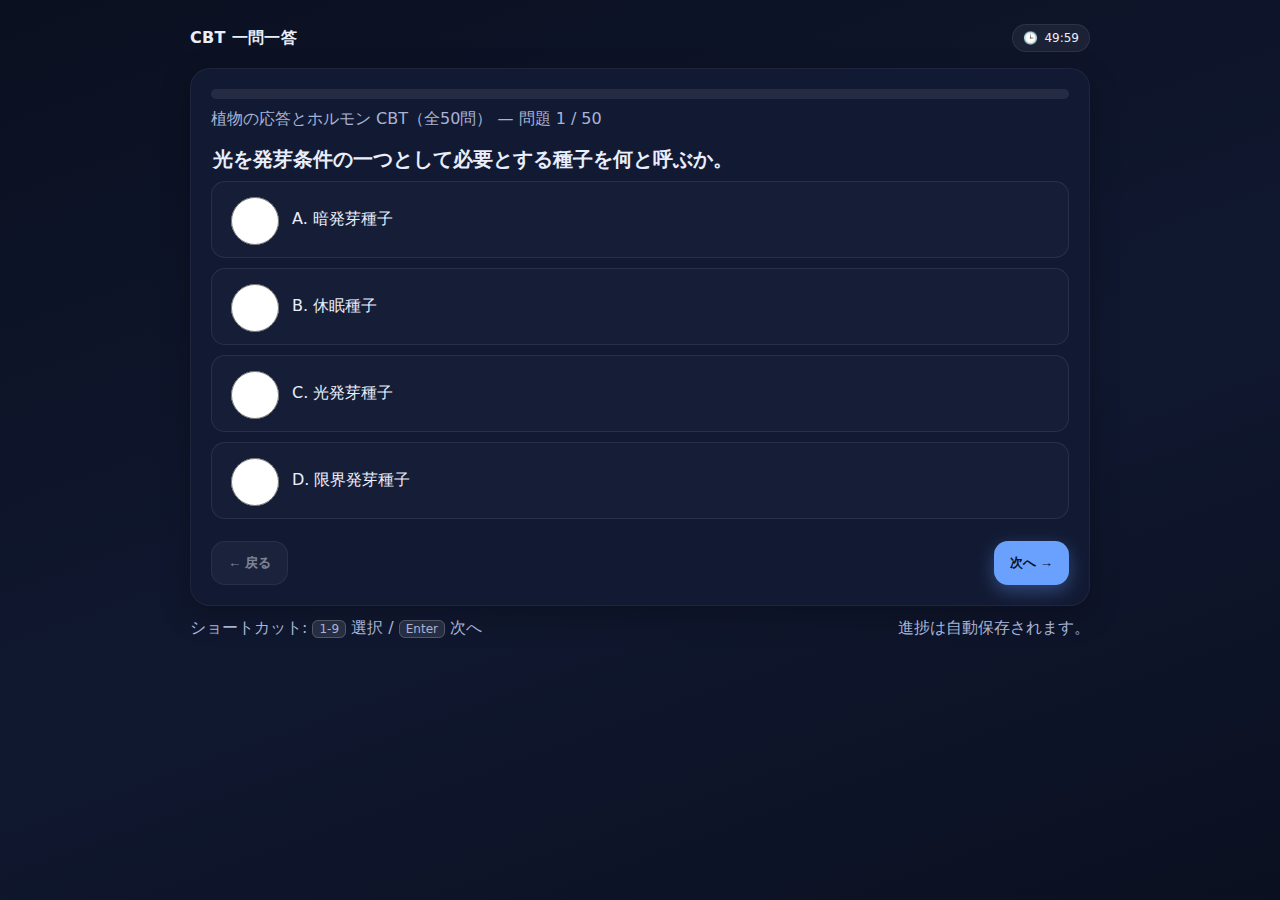
<file: bio-cbt.html>
<!DOCTYPE html>
<html lang="ja">
<head>
  <meta charset="utf-8" />
  <meta name="viewport" content="width=device-width, initial-scale=1" />
  <title>植物の応答とホルモン CBT（全50問）</title>
  <style>
    :root{--bg:#0b1020;--panel:#121a33;--accent:#6aa1ff;--text:#e9eefc;--muted:#a8b3d6;--danger:#ff6a7a;--good:#5ad39d;--tap:48px}
    html,body{height:100%}
    body{margin:0;background:linear-gradient(160deg,#0b1020,#101830 55%,#0b1020);color:var(--text);font-family:system-ui,-apple-system,Segoe UI,Roboto,Helvetica,Arial,"Apple Color Emoji","Segoe UI Emoji"}
    .container{max-width:900px;margin:0 auto;padding:24px}
    header{display:flex;align-items:center;justify-content:space-between;gap:16px;margin-bottom:16px}
    .brand{font-weight:700;letter-spacing:.3px}
    .panel{background:var(--panel);border:1px solid rgba(255,255,255,.05);border-radius:20px;box-shadow:0 10px 30px rgba(0,0,0,.25);padding:20px}
    .meta{margin:10px 0 16px}
    .muted{color:var(--muted)}
    .chip{display:inline-flex;align-items:center;gap:6px;padding:6px 10px;border-radius:999px;background:rgba(255,255,255,.06);border:1px solid rgba(255,255,255,.08);font-size:12px}
    .progress{height:10px;background:rgba(255,255,255,.08);border-radius:999px;overflow:hidden}
    .progress>span{display:block;height:100%;background:linear-gradient(90deg,var(--accent),#b782ff);width:0}
    .question-card{display:grid;gap:16px}
    fieldset{border:0;margin:0;padding:0}
    legend{font-weight:700;font-size:20px;margin-bottom:8px}
    .opts{display:grid;gap:10px}
    .opt{display:flex;align-items:center;gap:10px;padding:12px 14px;border:1px solid rgba(255,255,255,.08);border-radius:14px;cursor:pointer;background:rgba(255,255,255,.02);min-height:var(--tap)}
    .opt input{accent-color:var(--accent);width:var(--tap);height:var(--tap)}
    .nav{display:flex;gap:10px;justify-content:space-between;margin-top:6px;flex-wrap:wrap}
    button{appearance:none;border:0;border-radius:14px;padding:12px 16px;font-weight:600;cursor:pointer;background:var(--accent);color:#081225;box-shadow:0 6px 18px rgba(106,161,255,.35)}
    button.secondary{background:rgba(255,255,255,.08);color:var(--text);box-shadow:none;border:1px solid rgba(255,255,255,.12)}
    button.ghost{background:transparent;color:var(--text);box-shadow:none;border:1px solid rgba(255,255,255,.12)}
    button:disabled{opacity:.5;cursor:not-allowed}
    .timer{font-variant-numeric:tabular-nums}
    .kbd{font-variant-numeric:tabular-nums;background:rgba(255,255,255,.1);border:1px solid rgba(255,255,255,.2);padding:1px 6px;border-radius:6px;font-size:12px}
    .footer{display:flex;gap:12px;flex-wrap:wrap;align-items:center;justify-content:space-between;margin-top:12px}
    .result{display:grid;gap:14px}
    .grid{display:grid;grid-template-columns:repeat(auto-fit,minmax(220px,1fr));gap:12px}
    .stat{background:rgba(255,255,255,.04);border:1px solid rgba(255,255,255,.08);padding:14px;border-radius:14px}
    .explain{background:rgba(255,255,255,.04);border:1px solid rgba(255,255,255,.08);padding:12px;border-radius:12px;margin-top:8px}
    .explain.wrong{outline:2px solid var(--danger);background:rgba(255,106,122,.08)}
    .explain.correct{outline:2px solid var(--good);background:rgba(90,211,157,.08)}
    a.link{color:#a2c4ff}

    /* Mobile */
    button,input,label{touch-action:manipulation}
    @supports(padding:max(0px)){.container{padding-bottom:max(24px,env(safe-area-inset-bottom))}}
    @media (max-width:640px){
      .container{padding:12px}
      legend{font-size:18px}
      .panel{padding:16px;border-radius:16px}
      .opt{padding:14px}
      .opt span{font-size:16px;line-height:1.4}
      .opt input{transform:scale(1.2)}
      .nav{flex-direction:column;gap:8px}
      .nav button{width:100%}
      .chip{font-size:12px;padding:6px 8px}
    }
  </style>
</head>
<body>
  <div class="container">
    <header>
      <div class="brand">CBT 一問一答</div>
      <div class="chip" aria-live="polite"><span aria-hidden="true">🕒</span><span class="timer" id="timer">--:--</span></div>
    </header>

    <div class="panel" aria-live="polite">
      <div class="progress" aria-hidden="true"><span id="progress"></span></div>
      <div class="muted meta" id="meta"></div>
      <div id="screen"></div>
    </div>

    <div class="footer">
      <div class="muted">ショートカット: <span class="kbd">1-9</span> 選択 / <span class="kbd">Enter</span> 次へ</div>
      <div class="muted">進捗は自動保存されます。</div>
    </div>
  </div>

<script>
'use strict';

/********************
 * 設定
 ********************/
const CONFIG = {
  title: '植物の応答とホルモン CBT（全50問）',
  timeLimitMinutes: 50,
  shuffleQuestions: true,
  shuffleOptions: false,
  allowReviewBeforeSubmit: true,
  showExplanationAfterSubmit: true,
  persistKey: 'cbt-plant-physiology-final-v1'
};

/********************
 * 問題データ（50問）
 ********************/
function q(n, stem, opts, correct, tags, exp){
  return { id: 'q'+n, type: 'single', stem, options:[`A. ${opts[0]}`,`B. ${opts[1]}`,`C. ${opts[2]}`,`D. ${opts[3]}`], correctIndex: correct, tags, explanation: exp, difficulty: 2 };
}
const QUESTIONS = [
  q(1,"刺激に対して方向性のある植物の運動を指す用語として最も適切なものはどれか。",["傾性","屈性","膨圧運動","成長運動"],1,["屈性"],"刺激方向に依存して曲がる運動を屈性（tropism）という。"),
  q(2,"刺激に対する方向性のない植物の運動として最も適切なものはどれか。",["光屈性","重力屈性","屈性","傾性"],3,["傾性"],"刺激方向に依存しない応答は傾性（ナスティ）。"),
  q(3,"気孔の開閉やオジギソウの就眠運動のように、細胞の膨圧の変化によって引き起こされる植物の運動の様式はどれか。",["屈性","傾性","膨圧運動","成長運動"],2,["膨圧運動"],"膨圧変化による運動を膨圧運動という。"),
  q(4,"茎や根の先端部で合成され、細胞の成長促進（細胞壁を緩める）や頂芽優勢に関わる植物ホルモンはどれか。",["ジベレリン","サイトカイニン","エチレン","オーキシン"],3,["ホルモン","オーキシン"],"オーキシンは細胞壁の緩化による伸長促進・頂芽優勢に関与。"),
  q(5,"芽生えの茎が光の方向に曲がる現象は、オーキシンが光の当たらない陰側に多く移動し、陰側の細胞成長が促進されることによって起こる。この現象を何と呼ぶか。",["負の光屈性","正の光屈性","正の重力屈性","接触屈性"],1,["屈性","光屈性"],"茎は光源へ曲がるため正の光屈性。"),
  q(6,"オーキシンに対する感受性（同じ濃度で成長促進または抑制効果を示す程度）が最も高い器官はどれか。",["茎","芽","根","葉"],2,["ホルモン","オーキシン"],"根は低濃度オーキシンで促進されるほど感受性が高い。"),
  q(7,"幼葉鞘の先端部で合成されたオーキシンが、基部へと一定の方向に輸送される移動様式を特に何と呼ぶか。",["拡散移動","極性移動","横方向輸送","順方向輸送"],1,["オーキシン"],"オーキシンの先端→基部への一定方向輸送は極性移動。"),
  q(8,"細胞分裂を促進し、カルスからの茎や葉の分化を促し、細胞の老化抑制や気孔の開放（蒸散の促進）に関わる植物ホルモンはどれか。",["アブシシン酸","サイトカイニン","ジベレリン","エチレン"],1,["ホルモン","サイトカイニン"],"サイトカイニンは細胞分裂促進・シュート分化・老化抑制に関わる。"),
  q(9,"細胞の伸長成長促進、子房の発達促進（単為結実）、休眠打破の作用を持つ植物ホルモンはどれか。",["オーキシン","ジベレリン","アブシシン酸","フロリゲン"],1,["ホルモン","ジベレリン"],"ジベレリンは伸長促進・発芽/休眠打破・単為結果などに関与。"),
  q(10,"果実の成熟促進や落葉の促進、離層の形成促進に関わる気体状の植物ホルモンはどれか。",["メタン","エチレン","水蒸気","二酸化炭素"],1,["ホルモン","エチレン"],"エチレンは成熟促進・離層形成促進。"),
  q(11,"乾燥などの水ストレス下で合成され、気孔の閉鎖や休眠維持の作用を持つ植物ホルモンはどれか。",["インドール酢酸","ジベレリン","アブシシン酸","ジャスモン酸"],2,["ホルモン","ABA"],"ABAは乾燥応答で閉孔・休眠維持に働く。"),
  q(12,"花芽形成に関与する「花成ホルモン」として知られる物質はどれか。",["オーキシン","ジベレリン","フロリゲン","サイトカイニン"],2,["ホルモン","光周性"],"フロリゲンは葉で合成され花芽形成を促すシグナル。"),
  q(13,"重力屈性において、茎が重力に対して上方（重力とは反対方向）に成長する性質を何と呼ぶか。",["正の重力屈性","負の重力屈性","正の光屈性","重力傾性"],1,["屈性","重力屈性"],"茎は負の重力屈性を示す。"),
  q(14,"茎の屈曲が最も効果的に引き起こされる光の波長域はおよそ何色光であるか。",["赤色光","青色光","緑色光","近赤外光"],1,["光屈性","光受容体"],"光屈性は青色光で強く誘導。"),
  q(15,"屈性に分類される植物の運動はどれか。",["オジギソウに触れたときの葉の閉鎖","タンポポの花の光による開閉","根が水分を感知して伸長の方向を変えること（水分屈性）","チューリップの花の温度による開閉"],2,["屈性"],"根の向水性は刺激方向に依存する屈性。"),
  q(16,"頂芽優勢に関わる二つの植物ホルモンの組み合わせとして最も適切なものはどれか。",["オーキシンとエチレン","オーキシンとサイトカイニン","ジベレリンとアブシシン酸","サイトカイニンとアブシシン酸"],1,["ホルモン"],"頂芽優勢はオーキシン（側芽抑制）とサイトカイニン（側芽成長促進）の相互作用。"),
  q(17,"光屈性において、屈曲する部分の影側の細胞の伸長は、光が当たっている側の細胞の伸長と比べてどうなるか。",["小さい","変わらない","大きい","分裂が盛んである"],2,["光屈性"],"オーキシン偏在により陰側の伸長がより大きくなる。"),
  q(18,"生物が外部環境の明暗周期を刺激として受容し、開花などの反応をする性質を何と呼ぶか。",["屈性","光周性","傾性","日周運動"],1,["光周性"],"日長（実際は暗期長）に応じて開花などを制御する性質。"),
  q(19,"限界暗期よりも短い暗期長で花芽形成が促進される植物群はどれか。",["短日植物","長日植物","中性植物","限界植物"],1,["光周性"],"長日植物は短い夜（長い日）で開花が促進される。"),
  q(20,"限界暗期よりも長い暗期長で花芽形成が促進される植物群はどれか。",["長日植物","中性植物","短日植物","限界植物"],2,["光周性"],"短日植物は長い夜（短い日）で開花が促進される。"),
  q(21,"長日植物に分類される植物の例として最も適切なものはどれか。",["イネ","アサガオ","ダイコン","ダイズ"],2,["光周性"],"ダイコン（ほかホウレンソウ、コムギ等）は長日植物。"),
  q(22,"短日植物に分類される植物の例として最も適切なものはどれか。",["ホウレンソウ","コムギ","コスモス","エンドウ"],2,["光周性"],"コスモスは短日植物。"),
  q(23,"日長に関係なく花芽を形成する植物群はどれか。",["長日植物","短日植物","中性植物","限界植物"],2,["光周性"],"日長に依存しないのは中性植物。"),
  q(24,"短日植物であるオナモミの花芽形成にとって、実験結果から最も重要であると結論付けられる条件は何か。",["長時間の連続した明期","長時間の連続した暗期","連続した短時間の日長","明期の長さ"],1,["光周性"],"短日植物では『連続した長い暗期』が決定的。"),
  q(25,"光周性において光刺激の受容に関わる、赤色光吸収型（R型）と遠赤色光吸収型（FR型）がある色素タンパク質は何か。",["クロロフィル","カロテノイド","フィトクロム","アブシシン"],2,["光周性","フィトクロム"],"光形態形成を司るフィトクロムはR/FRで可逆変換。"),
  q(26,"フィトクロムのR型は、どの光を吸収するとFR型に変化するか。",["遠赤色光","青色光","緑色光","赤色光"],3,["フィトクロム"],"R型は赤色光でFR型に変換。"),
  q(27,"短日植物（オナモミなど）において、花芽形成に必要な連続暗期を光で短時間中断した場合、花芽形成はどうなるか。",["促進される","抑制される","変化しない","フロリゲンの合成量が低下するが影響はない"],1,["光周性"],"夜間中断光は短日植物の開花を抑制。"),
  q(28,"短日植物の開花を促す物質（フロリゲン）は、植物体のどの器官で主に合成されるか。",["茎頂","根","葉","胚乳"],2,["光周性","フロリゲン"],"光を受容した葉で合成される。"),
  q(29,"開花を促すホルモン（フロリゲン）は、合成された場所から他の場所へ移動する際、主にどの組織を通って運ばれるか。",["道管（木部）","形成層","表皮組織","師管（師部）"],3,["光周性","輸送"],"同化産物と同様に師管（篩部）を通って輸送。"),
  q(30,"短日植物であるシソ（実験Ⅰ：暗期16時間で開花、実験Ⅱ：暗期8時間で開花せず）の限界暗期として最も適切な範囲はどれか。",["8時間より短い","8時間より長く16時間以下","16時間より長い","8時間と16時間のどちらでもない"],1,["光周性"],"8hでは不足、16hで十分→限界暗期は8h超〜16h以下。"),
  q(31,"秋まきコムギの種子が春にまいても花芽を形成できない（開花しない）主な理由は何によるか。",["種子の休眠がジベレリンによって維持されているため","長日植物であり、春の日長条件が不適であるため","花芽形成のためには、あらかじめ低温刺激を必要とするため","光周性が関与しない中性植物であるため"],2,["春化","光周性"],"秋まき型は春化（低温処理）を経ないと花成しない。"),
  q(32,"オナモミ（短日植物）を用いた実験で、葉を全部取り除いて短日処理を行った場合、花芽形成は見られなかった。この結果から考えられることは何か。",["根で光刺激が受容される","花芽形成に必須な物質は葉でつくられる","茎で光刺激が受容される","胚乳に貯蔵物質が必要である"],1,["光周性"],"葉で光受容とフロリゲン合成が行われる。"),
  q(33,"アブラナは長日植物である。アブラナの幼苗に対し、明期9時間／暗期15時間の条件（短日条件）を与えた場合、花芽形成は起こるか。",["起こる","起こらない","限界暗期を超えるため促進される","中性植物のため関係なく起こる"],1,["光周性"],"長日植物に短日は不適→花芽形成は起こらない。"),
  q(34,"遠赤色光を吸収するフィトクロムの型はどれか。",["R型","B型","FR型","UV型"],2,["フィトクロム"],"遠赤色光を主に吸収するのはFR型。"),
  q(35,"長日植物は高緯度地域や山地などで見られることが多い。これらの植物は、昼が長くなるどの季節に開花する例が多いか。",["秋咲き","冬咲き","夏咲き","春咲き"],2,["光周性"],"日長が最も長い初夏〜夏に開花する例が多い。"),
  q(36,"植物ホルモンのうち、種子の発芽を促進する作用を持つものはどれか。",["オーキシン","アブシシン酸","ジベレリン","エチレン"],2,["発芽","ホルモン"],"ジベレリンは発芽促進。"),
  q(37,"植物ホルモンのうち、種子の発芽を抑制し、休眠を維持する作用を持つものはどれか。",["フロリゲン","ジベレリン","サイトカイニン","アブシシン酸"],3,["発芽","ホルモン"],"ABAは発芽抑制・休眠維持。"),
  q(38,"オオムギの種子において、吸水時にジベレリンが合成されるのはどの部分か。",["胚乳","種皮","糊粉層","胚"],3,["発芽","オオムギ"],"胚（特に肧盤）がGAを合成し糊粉層を刺激。"),
  q(39,"オオムギの種子で、ジベレリンの作用により糊粉層で合成され、胚乳のデンプンを分解する酵素は何か。",["アミラーゼ","プロテアーゼ","リパーゼ","リゾチーム"],0,["発芽","オオムギ"],"GA刺激で糊粉層がアミラーゼを合成し澱粉を分解。"),
  q(40,"光を発芽条件の一つとして必要とする種子を何と呼ぶか。",["暗発芽種子","休眠種子","光発芽種子","限界発芽種子"],2,["発芽"],"光を必要とするのは光発芽種子。"),
  q(41,"レタスやタバコの種子に見られる光発芽の現象は、主にどの光によって促進されるか。",["青色光","遠赤色光","赤色光","緑色光"],2,["発芽","フィトクロム"],"赤色光で促進され、遠赤で可逆的に抑制される。"),
  q(42,"発芽の際に赤色光で促進された効果を抑制する作用を持つ光はどれか。",["遠赤色光（波長域b）","赤色光（波長域a）","青色光","紫外線"],0,["発芽","フィトクロム"],"遠赤色光で赤色光の効果が打ち消される（可逆性）。"),
  q(43,"被子植物の種子を構成し、胚と胚乳を包み、物理的傷害や水や酸素から種子を守る役割を持つ強固な組織は何か。",["胚","胚乳","子葉","種皮"],3,["種子"],"種皮が保護構造。"),
  q(44,"植物が根から葉まで水を吸い上げる原動力として関与している現象として、最も主要なものはどれか。",["根圧","浸透圧","水分子の凝集力","気孔からの蒸散"],3,["水輸送"],"主因は蒸散引力（cohesion-tension説）。"),
  q(45,"根から吸収された水が植物体の隅々まで運ばれる管（水の通り道）はどれか。",["師管","道管","形成層","表皮"],1,["維管束"],"水は道管（木部）を通る。"),
  q(46,"根で吸収された水の大部分が体外に水蒸気として放出される場所はどこか。",["根毛","葉緑体","水孔","気孔"],3,["蒸散"],"主に葉の気孔から放出される。"),
  q(47,"光合成で合成された糖などの有機物が植物体全体に運ばれる管（有機物の通り道）はどれか。",["道管","師管","根毛","葉脈"],1,["維管束"],"有機物は師管（篩部）で転流する。"),
  q(48,"水分不足によりアブシシン酸濃度が上昇し、気孔が閉じる過程で、孔辺細胞内で起こる現象はどれか。",["孔辺細胞がK^+を吸収する。","孔辺細胞の膨圧が上昇する。","孔辺細胞の浸透圧が減少し、排水が起こる。","孔辺細胞が湾曲した状態を維持する。"],2,["気孔","ABA"],"ABAでK^+や溶質が流出→浸透圧低下→膨圧低下→閉孔。"),
  q(49,"オオムギの種子を半分に切って、胚のついている半分（A）とついていない半分（B）に分け、湿らせたろ紙の上で培養した場合、胚乳の分解がみられると予想されるのはどちらか。",["Aのみ","Bのみ","A、Bどちらにもみられない","A、Bどちらにもみられる"],0,["発芽","オオムギ"],"胚がGAを供給できるA側でのみアミラーゼが誘導される。"),
  q(50,"他の植物が周囲によく茂っている場所では、赤色光は地上に届きにくいが遠赤色光が多く届く。光発芽種子にとって、遠赤色光を吸収すると発芽が抑制される反応を示すことの利点は何か。",["発芽を促進させ、成長競争に勝つことができる。","水分不足時に発芽を抑制できる。","他の植物が多い光合成に不適な条件下での発芽が抑制される。","種子の休眠状態が強制的に破られる。"],2,["発芽","フィトクロム"],"遮蔽環境（遠赤多い・光合成に不利）での不適切な発芽を回避できる。")
];

/********************
 * ユーティリティ
 ********************/
const $ = sel => document.querySelector(sel);
function shuffle(arr){ return arr.map(v=>[Math.random(),v]).sort((a,b)=>a[0]-b[0]).map(x=>x[1]); }
function clamp(n,min,max){return Math.max(min,Math.min(max,n));}

/********************
 * 状態
 ********************/
let state = { order: [], answers: {}, current: 0, startedAt: null, endsAt: null, submitted: false, score: 0, tagStats: {} };

/********************
 * 初期化
 ********************/
function init(){
  document.title = CONFIG.title + ' - CBT 一問一答';
  // Backspaceで戻る無効（入力欄では可）
  window.addEventListener('keydown', (e)=>{
    if(e.key === 'Backspace'){
      const t = e.target; const editable = t && (t.tagName==='INPUT'||t.tagName==='TEXTAREA'||t.isContentEditable);
      if(!editable) e.preventDefault();
    }
  }, {capture:true});

  const saved = load(); if(saved){ state = {...state, ...saved}; }
  if(!state.order.length){ const ids = QUESTIONS.map(q=>q.id); state.order = CONFIG.shuffleQuestions ? shuffle(ids) : ids; }
  if(CONFIG.timeLimitMinutes>0 && !state.endsAt){ const now = Date.now(); state.startedAt = now; state.endsAt = now + CONFIG.timeLimitMinutes*60*1000; }
  render(); setupKeys(); tick(); selfTest();
}
if(document.readyState==='loading') document.addEventListener('DOMContentLoaded', init); else init();

/********************
 * 保存/読込
 ********************/
function save(){ try{ localStorage.setItem(CONFIG.persistKey, JSON.stringify(state)); }catch(e){} }
function load(){ try{ const raw = localStorage.getItem(CONFIG.persistKey); if(!raw) return null; const obj = JSON.parse(raw); if(!obj || !Array.isArray(obj.order)) return null; return obj; }catch(e){ return null; } }
function resetAll(){ localStorage.removeItem(CONFIG.persistKey); location.reload(); }

/********************
 * レンダリング
 ********************/
function render(){
  const total = state.order.length; const idx = clamp(state.current,0,total-1); state.current = idx;
  const q = getQuestionByOrder(idx);

  document.getElementById('meta').textContent = `${CONFIG.title} — 問題 ${idx+1} / ${total}`;
  document.getElementById('progress').style.width = `${((idx)/Math.max(1,total-1))*100}%`;

  const screen = document.getElementById('screen'); screen.textContent = '';

  if(state.submitted){ screen.appendChild(renderResult()); return; }

  const card = document.createElement('div'); card.className = 'question-card';

  const fs = document.createElement('fieldset'); fs.setAttribute('role','group');
  const lg = document.createElement('legend'); lg.textContent = q.stem; fs.appendChild(lg);

  const optsWrap = document.createElement('div'); optsWrap.className = 'opts';
  (q.options||[]).forEach((text,i)=>{
    const id = `opt-${q.id}-${i}`;
    const label = document.createElement('label'); label.className='opt'; label.setAttribute('for',id);
    const input = document.createElement('input'); input.type='radio'; input.name=`q-${q.id}`; input.id=id; input.value=i;
    const saved = state.answers[q.id]; if(saved && saved.type==='single' && saved.choiceIndex===i){ input.checked = true; }
    input.addEventListener('change',()=>{ state.answers[q.id] = {type:'single', choiceIndex:Number(input.value)}; save(); });
    const txt = document.createElement('span'); txt.textContent = text;
    label.appendChild(input); label.appendChild(txt); optsWrap.appendChild(label);
  });
  fs.appendChild(optsWrap);

  card.appendChild(fs);

  const nav = document.createElement('div'); nav.className='nav';
  const back = document.createElement('button'); back.textContent='← 戻る'; back.className='secondary'; back.disabled = state.current===0 || !CONFIG.allowReviewBeforeSubmit;
  back.addEventListener('click',()=>{ state.current = Math.max(0, state.current-1); save(); render(); });
  const next = document.createElement('button'); next.textContent = (state.current===total-1) ? '解答を送信' : '次へ →';
  next.addEventListener('click',()=>{ if(state.current===total-1){ submitAnswers(); } else { state.current = Math.min(total-1, state.current+1); save(); render(); } });
  nav.appendChild(back); nav.appendChild(next); card.appendChild(nav);

  screen.appendChild(card);
}

function renderResult(){
  const wrap = document.createElement('div'); wrap.className='result';
  const h = document.createElement('h2'); h.textContent = '結果'; wrap.appendChild(h);

  const stats = document.createElement('div'); stats.className = 'grid';
  const total = state.order.length; const percent = Math.round((state.score/total)*100);
  stats.appendChild(stat('得点', `${state.score} / ${total}（${percent}%）`));
  if(CONFIG.timeLimitMinutes>0){ const remained = Math.max(0, state.endsAt - Date.now()); const used = CONFIG.timeLimitMinutes*60*1000 - remained; stats.appendChild(stat('経過時間', fmtTime(used))); }

  // タグ別
  const tagBox = document.createElement('div'); tagBox.className='stat';
  const tagTitle = document.createElement('div'); tagTitle.style.fontWeight='700'; tagTitle.textContent = '分野別正答'; tagBox.appendChild(tagTitle);
  const ul = document.createElement('ul'); ul.className = 'muted';
  Object.entries(state.tagStats).forEach(([tag, {count, correct}])=>{
    const li = document.createElement('li'); const pct = Math.round((correct/count)*100); li.textContent = `${tag}: ${correct}/${count}（${pct}%）`; ul.appendChild(li);
  });
  tagBox.appendChild(ul); stats.appendChild(tagBox); wrap.appendChild(stats);

  // 不正解レビュー（問題文のみ）
  const wrongPanel = document.createElement('div'); wrongPanel.className='panel';
  const wrongTitle = document.createElement('div'); wrongTitle.style.fontWeight='700'; wrongTitle.style.marginBottom='8px'; wrongTitle.textContent = '不正解レビュー（問題のみ）'; wrongPanel.appendChild(wrongTitle);
  let anyWrong = false;
  state.order.forEach((qid, idx)=>{
    const q = QUESTIONS.find(x=>x.id===qid); const your = state.answers[qid]; const correct = isCorrect(q, your);
    if(correct) return;
    const block = document.createElement('div'); block.className = 'explain wrong';
    const stem = document.createElement('div'); stem.innerHTML = `<strong>Q${idx+1}.</strong> ${escapeHtml(q.stem)}`;
    block.appendChild(stem); wrongPanel.appendChild(block); anyWrong = true;
  });
  if(!anyWrong){ const none = document.createElement('div'); none.className = 'muted'; none.textContent = '不正解の問題はありません。'; wrongPanel.appendChild(none); }
  wrap.appendChild(wrongPanel);

  // 正解レビュー（解答＋解説）
  const correctPanel = document.createElement('div'); correctPanel.className='panel';
  const correctTitle = document.createElement('div'); correctTitle.style.fontWeight='700'; correctTitle.style.marginBottom='8px'; correctTitle.textContent = '正解レビュー（解答＋解説）'; correctPanel.appendChild(correctTitle);
  let anyCorrect = false;
  state.order.forEach((qid, idx)=>{
    const q = QUESTIONS.find(x=>x.id===qid); const your = state.answers[qid]; const isOk = isCorrect(q, your);
    if(!isOk) return;
    const block = document.createElement('div'); block.className = 'explain correct';
    const stem = document.createElement('div'); stem.innerHTML = `<strong>Q${idx+1}.</strong> ${escapeHtml(q.stem)}`;
    const you = document.createElement('div'); you.className = 'muted'; you.textContent = 'あなたの解答: ' + formatYourAnswer(q, your);
    const ans = document.createElement('div'); ans.textContent = '正解: ' + formatCorrect(q);
    const exp = document.createElement('div'); exp.textContent = q.explanation || '';
    block.appendChild(stem); block.appendChild(you); block.appendChild(ans); if(q.explanation) block.appendChild(exp);
    correctPanel.appendChild(block); anyCorrect = true;
  });
  if(!anyCorrect){ const none = document.createElement('div'); none.className='muted'; none.textContent='正解した問題はありません。'; correctPanel.appendChild(none); }
  wrap.appendChild(correctPanel);

  // アクション
  const actions = document.createElement('div'); actions.className='nav';
  const retryIncorrect = document.createElement('button'); retryIncorrect.textContent='間違えた問題だけリトライ';
  retryIncorrect.addEventListener('click', ()=>{ startRetry(true); });
  const retryAll = document.createElement('button'); retryAll.className='secondary'; retryAll.textContent='全てリトライ';
  retryAll.addEventListener('click', ()=>{ startRetry(false); });
  const exportBtn = document.createElement('button'); exportBtn.className='ghost'; exportBtn.textContent='結果をJSONで保存';
  exportBtn.addEventListener('click', ()=>{
    const blob = new Blob([JSON.stringify({score: state.score, answers: state.answers, tagStats: state.tagStats}, null, 2)], {type:'application/json'});
    const url = URL.createObjectURL(blob); const a = document.createElement('a'); a.href = url; a.download = 'result.json'; a.click(); URL.revokeObjectURL(url);
  });
  actions.appendChild(retryIncorrect); actions.appendChild(retryAll); actions.appendChild(exportBtn); wrap.appendChild(actions);

  return wrap;
}
function stat(label, value){ const d = document.createElement('div'); d.className = 'stat'; d.innerHTML = `<div class="muted">${label}</div><div style="font-size:20px;font-weight:700">${value}</div>`; return d; }

/********************
 * 採点
 ********************/
function submitAnswers(){
  let score = 0; const tagStats = {};
  state.order.forEach(qid=>{
    const q = QUESTIONS.find(x=>x.id===qid);
    const a = state.answers[qid];
    const ok = isCorrect(q,a);
    if(ok) score++;
    (q.tags||['(未分類)']).forEach(tag=>{
      if(!tagStats[tag]) tagStats[tag] = {count:0, correct:0};
      tagStats[tag].count += 1;
      tagStats[tag].correct += ok ? 1 : 0;
    });
  });
  state.score = score; state.tagStats = tagStats; state.submitted = true; save(); render();
}

function isCorrect(q, a){
  if(!a) return false;
  if(q.type==='single'){ return a.choiceIndex === q.correctIndex; }
  return false;
}

function formatYourAnswer(q, a){ if(!a) return '未回答'; if(q.type==='single') return q.options[a.choiceIndex] ?? '(未選択)'; }
function formatCorrect(q){ if(q.type==='single') return q.options[q.correctIndex]; }

/********************
 * リトライ
 ********************/
function startRetry(incorrectOnly){
  const incorrectIds = state.order.filter(qid=>!isCorrect(QUESTIONS.find(x=>x.id===qid), state.answers[qid]));
  const newOrder = incorrectOnly ? incorrectIds : (CONFIG.shuffleQuestions ? shuffle(QUESTIONS.map(q=>q.id)) : QUESTIONS.map(q=>q.id));
  state = { order: newOrder.slice(), answers: {}, current: 0, startedAt: Date.now(), endsAt: Date.now() + CONFIG.timeLimitMinutes*60*1000, submitted: false, score: 0, tagStats: {} };
  save(); render();
}

/********************
 * タイマーと入力
 ********************/
function fmtTime(ms){ const t=Math.max(0,Math.floor(ms/1000)); const m=Math.floor(t/60).toString().padStart(2,'0'); const s=(t%60).toString().padStart(2,'0'); return `${m}:${s}`; }
function tick(){ if(CONFIG.timeLimitMinutes>0 && state.endsAt){ const remain=state.endsAt - Date.now(); document.getElementById('timer').textContent = fmtTime(remain); if(remain<=0 && !state.submitted){ submitAnswers(); } } else { document.getElementById('timer').textContent = '--:--'; } requestAnimationFrame(()=>setTimeout(tick, 250)); }
function setupKeys(){ window.addEventListener('keydown', (e)=>{ if(state.submitted) return; const q = getQuestionByOrder(state.current); if(e.key>='1' && e.key<='9' && q.type==='single'){ const idx = Number(e.key)-1; const radios = document.querySelectorAll(`input[name="q-${q.id}"]`); if(radios[idx]){ radios[idx].checked = true; radios[idx].dispatchEvent(new Event('change')); } } if(e.key==='Enter'){ const total = state.order.length; if(state.current===total-1){ submitAnswers(); } else { state.current = Math.min(total-1, state.current+1); save(); render(); } } }); }

/********************
 * 補助
 ********************/
function getQuestionByOrder(i){ const qid = state.order[i]; return QUESTIONS.find(q=>q.id===qid); }
function escapeHtml(s){ return String(s).replace(/[&<>"]/g, c=>({"&":"&amp;","<":"&lt;",">":"&gt;","\"":"&quot;"}[c])); }

function selfTest(){
  const errs = [];
  if(QUESTIONS.length!==50) errs.push('問題数が50ではありません: '+QUESTIONS.length);
  QUESTIONS.forEach((q,i)=>{ if(!q.id||!q.stem||!Array.isArray(q.options)||typeof q.correctIndex!=='number') errs.push('定義不備: Q'+(i+1)); });
  if(errs.length) console.warn('[SELFTEST]', errs); else console.log('[SELFTEST] OK');
}
</script>
</body>
</html>
</file>
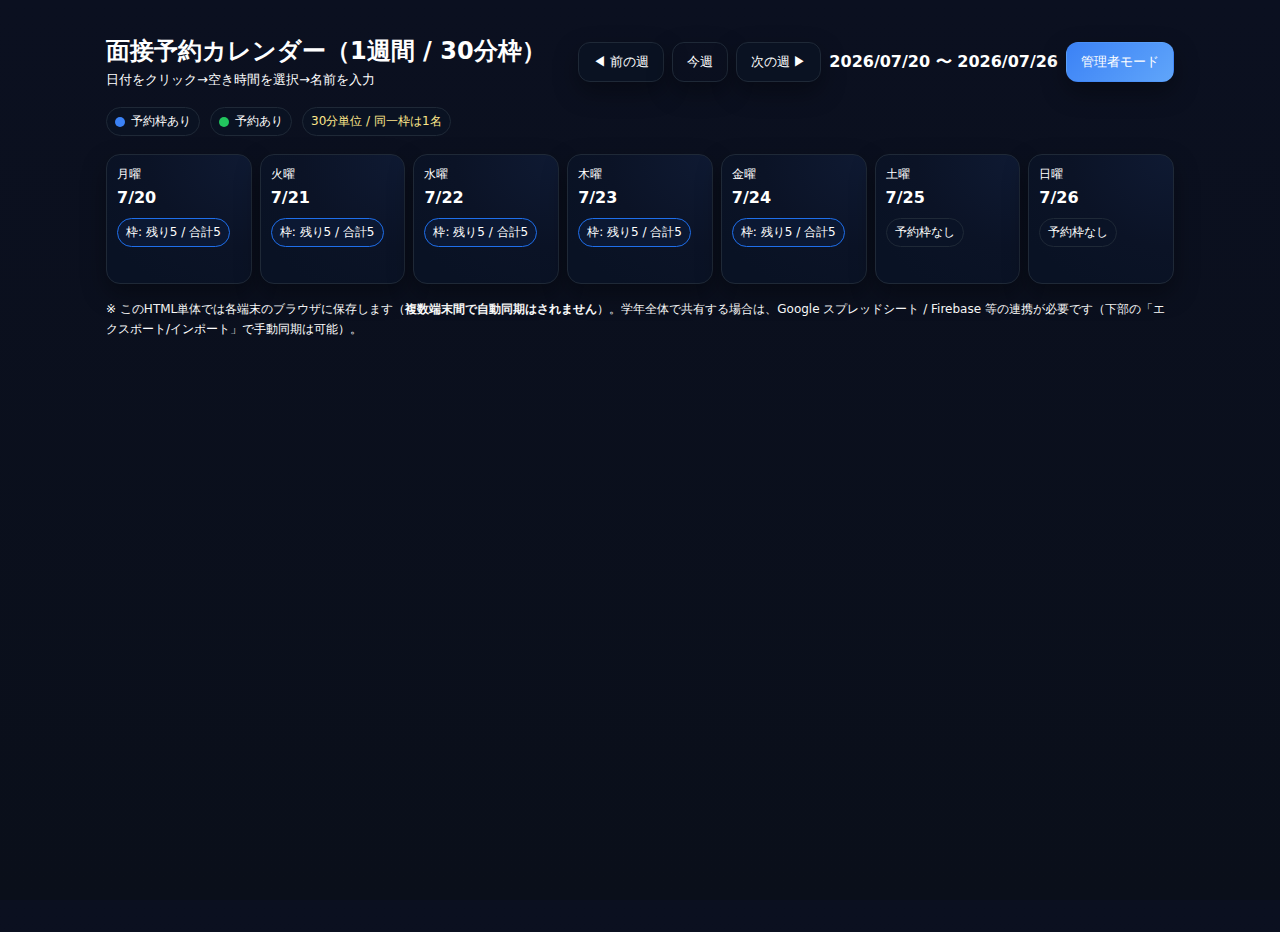
<file: mensetsu.html>
<!DOCTYPE html>
<html lang="ja">
<head>
  <meta charset="utf-8" />
  <meta name="viewport" content="width=device-width, initial-scale=1" />
  <title>面接予約（1週間・30分枠）</title>
  <style>
    :root{
      --bg:#0f172a;          /* slate-900 */
      --panel:#111827;       /* gray-900 */
      --muted:#ffffff;       /* white (was slate-400) */
      --text:#ffffff;        /* white (was gray-200) */
      --accent:#22c55e;      /* green-500 */
      --accent-2:#3b82f6;    /* blue-500 */
      --danger:#ef4444;      /* red-500 */
      --warn:#f59e0b;        /* amber-500 */
      --card:#0b1224;        /* custom */
      --border: #1f2937;     /* gray-800 */
      --shadow: 0 10px 25px rgba(0,0,0,.35);
      --radius: 16px;
    }
    *{box-sizing:border-box}
    html,body{height:100%}
    body{margin:0;background:linear-gradient(180deg,#0b1020,#0a0f1a);color:var(--text);font:16px/1.6 system-ui, -apple-system, Segoe UI, Roboto, "Hiragino Kaku Gothic ProN", "BIZ UDPGothic", Meiryo, sans-serif}
    .app{max-width:1100px;margin:32px auto;padding:0 16px}

    header{
      display:flex;align-items:center;justify-content:space-between;
      gap:12px;margin-bottom:16px
    }
    .title{font-weight:700;font-size:clamp(18px,2.8vw,24px)}
    .sub{color:var(--muted);font-size:13px}

    .toolbar{display:flex;gap:8px;flex-wrap:wrap;align-items:center}
    button,.btn{appearance:none;border:1px solid var(--border);background:#0a1222;color:var(--text);padding:10px 14px;border-radius:12px;cursor:pointer;transition:.15s;box-shadow:var(--shadow)}
    button:hover{transform:translateY(-1px);filter:brightness(1.05)}
    .btn-accent{background:linear-gradient(135deg,var(--accent-2),#60a5fa);border-color:transparent}
    .btn-ghost{background:transparent;border-color:var(--border)}
    .btn-danger{background:linear-gradient(135deg,#ef444480,#ef4444);border-color:transparent}

    .panel{background:linear-gradient(180deg,#0e162c,#0c1426);border:1px solid var(--border);border-radius:var(--radius);box-shadow:var(--shadow)}

    /* Week nav */
    .weekbar{display:flex;align-items:center;gap:8px}
    .weeklabel{font-weight:700}

    /* Calendar grid */
    .calendar{display:grid;grid-template-columns:repeat(7,1fr);gap:8px}
    .day{position:relative;background:radial-gradient(120% 120% at 100% 0%, #0f1a33 0%, #0b1326 60%, #091224 100%);border:1px solid var(--border);border-radius:14px;min-height:130px;padding:10px;cursor:pointer;transition:.15s}
    .day:hover{transform:translateY(-2px)}
    .day.disabled{opacity:.5;pointer-events:none}
    .day .dow{font-size:12px;color:var(--muted)}
    .day .date{font-weight:700;margin-bottom:8px}
    .chips{display:flex;gap:6px;flex-wrap:wrap}
    .chip{font-size:12px;padding:4px 8px;border-radius:999px;border:1px solid var(--border);background:#0a1326;color:#ffffff} 
    .chip.free{border-color:#1f6feb;background:#0b1833}
    .chip.booked{border-color:#124e2e;background:#0d1f17}

    /* Legend */
    .legend{display:flex;gap:10px;align-items:center;color:var(--muted);font-size:13px;margin:10px 0 18px}
    .legend .dot{display:inline-block;width:10px;height:10px;border-radius:50%}
    .dot.free{background:var(--accent-2)}
    .dot.booked{background:var(--accent)}

    /* Dialogs */
    dialog{border:none;border-radius:18px;padding:0;background:transparent}
    dialog::backdrop{background:rgba(0,0,0,.55)}
    .modal{background:linear-gradient(180deg,#0e172a,#0b1426);border:1px solid var(--border);border-radius:18px;min-width:min(92vw,720px);max-width:92vw;box-shadow:var(--shadow)}
    .modal header{padding:16px 20px;border-bottom:1px solid var(--border)}
    .modal main{padding:16px 20px}
    .modal footer{display:flex;gap:8px;justify-content:flex-end;padding:16px 20px;border-top:1px solid var(--border)}

    .slots{display:grid;grid-template-columns:repeat(auto-fill,minmax(120px,1fr));gap:10px}
    .slot{padding:10px;border:1px solid var(--border);border-radius:12px;text-align:center;background:#0b1833;cursor:pointer}
    .slot:hover{filter:brightness(1.05)}
    .slot.booked{background:#0d1f17;border-color:#124e2e;color:#ffffff; text-shadow:0 1px 2px rgba(0,0,0,.35);cursor:not-allowed;pointer-events:none}
    .slot.none{opacity:.6}

    .inline{display:flex;gap:8px;align-items:center;flex-wrap:wrap}
    .stack{display:grid;gap:10px}
    .grid2{display:grid;grid-template-columns:repeat(auto-fit,minmax(220px,1fr));gap:10px}
    label{font-size:13px;color:var(--muted)}
    input[type="time"],input[type="text"],input[type="password"],select,textarea{
      width:100%;padding:10px 12px;border-radius:12px;border:1px solid var(--border);background:#0a1222;color:var(--text);outline:none
    }
    .range-row{display:flex;gap:8px;align-items:end}
    .range-row > div{flex:1}
    .small{font-size:12px;color:var(--muted)}
    .hint{font-size:12px;color:var(--muted);margin-top:6px}
    .divider{height:1px;background:var(--border);margin:12px 0}

    .badge{display:inline-flex;align-items:center;gap:6px;padding:4px 8px;border-radius:999px;border:1px solid var(--border);background:#0a1222;font-size:12px}
    .danger{color:#fecaca}
    .warning{color:#fde68a}

    .footer-note{margin-top:16px;color:var(--muted);font-size:12px}
    .right{margin-left:auto}
  /* 強調：選択中のスロットの見やすさ改善 */
    .slot.selected{
      background: linear-gradient(135deg, var(--accent-2), #60a5fa);
      border-color: transparent;
      color:#fff; text-shadow:0 1px 2px rgba(0,0,0,.35); /* 選択後の文字色を濃色にして視認性UP */
      font-weight:700;
    }
  /* 高コントラスト：placeholder も明るい色に */
    input::placeholder, textarea::placeholder{color:#ffffff; opacity:.85}
  /* 予約ダイアログの可読性を最優先（高コントラスト） */
    #bookingDialog .slot{ color:#ffffff; font-weight:700; font-size:15px; text-shadow:0 1px 2px rgba(0,0,0,.45); }
    #bookingDialog .slot:hover{ filter:brightness(1.08); box-shadow:0 0 0 2px rgba(255,255,255,.08) inset; }
    #bookingDialog .slot.selected{ color:#ffffff; text-shadow:0 1px 3px rgba(0,0,0,.55); }
    #bookingDialog .slot.booked{ color:#ffffff; opacity:.7 }
    #bookingDialog #bookingSub{ color:#ffffff; opacity:.92 }
    #bookingDialog input[type="text"],
    #bookingDialog input[type="text"]::placeholder{ color:#ffffff; }
  </style>
</head>
<body>
  <div class="app">
    <header>
      <div>
        <div class="title">面接予約カレンダー（1週間 / 30分枠）</div>
        <div class="sub">日付をクリック→空き時間を選択→名前を入力</div>
      </div>
      <div class="toolbar">
        <div class="weekbar">
          <button id="prevWeek">◀ 前の週</button>
          <button id="thisWeek" class="btn-ghost">今週</button>
          <button id="nextWeek">次の週 ▶</button>
        </div>
        <span class="weeklabel" id="weekLabel"></span>
        <button id="openAdmin" class="btn-accent">管理者モード</button>
      </div>
    </header>

    <div class="legend">
      <span class="badge"><span class="dot free"></span>予約枠あり</span>
      <span class="badge"><span class="dot booked"></span>予約あり</span>
      <span class="badge warning">30分単位 / 同一枠は1名</span>
    </div>

    <section class="calendar" id="calendar"></section>

    <p class="footer-note">※ このHTML単体では各端末のブラウザに保存します（<strong>複数端末間で自動同期はされません</strong>）。学年全体で共有する場合は、Google スプレッドシート / Firebase 等の連携が必要です（下部の「エクスポート/インポート」で手動同期は可能）。</p>
  </div>

  <!-- 予約ダイアログ -->
  <dialog id="bookingDialog">
    <div class="modal">
      <header>
        <div class="title" id="bookingTitle">予約</div>
        <div class="sub" id="bookingSub"></div>
      </header>
      <main>
        <div id="slotArea" class="slots"></div>
        <div id="inputArea" class="stack" style="margin-top:14px;display:none">
          <div class="grid2">
            <div>
              <label>氏名（フルネーム推奨）</label>
              <input id="studentName" type="text" placeholder="例：山田 太郎" />
              <div class="hint">入力後「予約を確定」を押してください。</div>
            </div>
          </div>
        </div>
      </main>
      <footer>
        <span class="small right" id="bookingHint"></span>
        <button id="closeBooking" class="btn">閉じる</button>
        <button id="confirmBooking" class="btn-accent" disabled>予約を確定</button>
      </footer>
    </div>
  </dialog>

  <!-- 管理者ダイアログ -->
  <dialog id="adminDialog">
    <div class="modal">
      <header style="justify-content:space-between">
        <div>
          <div class="title">管理者モード</div>
          <div class="sub">週ごとの予約枠（時間帯）を設定・編集 / データ入出力</div>
        </div>
        <button id="closeAdmin" class="btn">閉じる</button>
      </header>
      <main>
        <div id="adminGate" class="stack">
          <label>パスコード</label>
          <div class="grid2">
            <input id="adminPass" type="password" placeholder="パスコードを入力" />
            <button id="unlockAdmin" class="btn-accent">開く</button>
          </div>
          <div class="hint">※ 簡易ロックです。機密用途では使わないでください。</div>
        </div>

        <div id="adminBody" style="display:none" class="stack">
          <div class="inline" style="justify-content:space-between">
            <div class="inline" style="gap:6px">
              <button id="adminPrev" class="btn-ghost">◀</button>
              <strong id="adminWeekLabel"></strong>
              <button id="adminNext" class="btn-ghost">▶</button>
              <button id="adminThis" class="btn-ghost">今週</button>
            </div>
            <div class="inline">
              <button id="exportBtn" class="btn-ghost">エクスポート</button>
              <button id="importBtn" class="btn-ghost">インポート</button>
              <input id="importFile" type="file" accept="application/json" style="display:none" />
              <button id="clearWeek" class="btn-danger">この週の予約を全消去</button>
            </div>
          </div>

          <div id="adminDays" class="stack"></div>
        </div>
      </main>
      <footer>
        <span class="small">保存は自動（この端末のブラウザに保存）</span>
      </footer>
    </div>
  </dialog>

  <script>
  /******************** ユーティリティ ********************/
  const PASSCODE = 'homeroom2025'; // 管理者モードの簡易パス
  const SLOT_MINUTES = 30;         // 30分枠
  const STORAGE_KEY = 'homeroom_booking_v1';

  const jpDow = ['日','月','火','水','木','金','土'];

  const $ = sel => document.querySelector(sel);
  const $$ = sel => Array.from(document.querySelectorAll(sel));

  const pad2 = n => String(n).padStart(2,'0');

  function toDateKey(d){ // YYYY-MM-DD （ローカルTZ）
    const y = d.getFullYear();
    const m = d.getMonth()+1;
    const da = d.getDate();
    return `${y}-${pad2(m)}-${pad2(da)}`;
  }
  function fromDateKey(key){
    const [y,m,d] = key.split('-').map(Number);
    return new Date(y, m-1, d);
  }

  function weekStart(date){ // 週は月曜はじまり
    const d = new Date(date.getFullYear(), date.getMonth(), date.getDate());
    const day = d.getDay();
    const diff = (day === 0 ? -6 : 1 - day); // 月曜:1, 日曜:0
    d.setDate(d.getDate()+diff);
    d.setHours(0,0,0,0);
    return d;
  }
  function addDays(d, n){ const x=new Date(d); x.setDate(x.getDate()+n); return x; }
  function addWeeks(d, n){ return addDays(d, n*7); }

  function fmtWeekRange(start){
    const end = addDays(start,6);
    return `${start.getFullYear()}/${pad2(start.getMonth()+1)}/${pad2(start.getDate())} 〜 ${end.getFullYear()}/${pad2(end.getMonth()+1)}/${pad2(end.getDate())}`;
  }

  function parseHHMM(s){ const [h,m]=s.split(':').map(Number); return h*60+m; }
  function minutesToHHMM(min){ const h=Math.floor(min/60), m=min%60; return `${pad2(h)}:${pad2(m)}`; }

  function slotTimes(startHHMM, endHHMM){ // ["13:00","13:30",...] endは含まない
    const out=[]; let cur=parseHHMM(startHHMM); const end=parseHHMM(endHHMM);
    while(cur<end){ out.push(minutesToHHMM(cur)); cur+=SLOT_MINUTES; }
    return out;
  }

  /******************** ストレージ ********************/
  const store = {
    load(){
      try{ return JSON.parse(localStorage.getItem(STORAGE_KEY) || '{}'); }catch{ return {}; }
    },
    save(data){ localStorage.setItem(STORAGE_KEY, JSON.stringify(data)); },
    getWeek(weekStartKey){
      const data=this.load();
      return data[weekStartKey] || { availability:{}, bookings:{} };
    },
    setWeek(weekStartKey, obj){
      const data=this.load();
      data[weekStartKey]=obj;
      this.save(data);
    },
    exportAll(){ return JSON.stringify(this.load(), null, 2); },
    importAll(json){ try{ const o=JSON.parse(json); this.save(o); return true; }catch{ return false; } }
  };

  /******************** アプリ状態 ********************/
  let currentWeekStart = weekStart(new Date());
  let selectedDateKey = null;
  let selectedTime = null;

  function getWeekKey(d = currentWeekStart){ return toDateKey(d); }

  function getWeekData(){ return store.getWeek(getWeekKey()); }

  /******************** カレンダー描画 ********************/
  function render(){
    $('#weekLabel').textContent = fmtWeekRange(currentWeekStart);
    const cal = $('#calendar');
    cal.innerHTML='';
    const data = getWeekData();

    for(let i=0;i<7;i++){
      const date = addDays(currentWeekStart,i);
      const key = toDateKey(date);
      const dow = jpDow[date.getDay()];
      const dayEl = document.createElement('div');
      dayEl.className='day panel';
      dayEl.dataset.date = key;

      const title = document.createElement('div');
      title.innerHTML = `<div class="dow">${dow}曜</div><div class="date">${date.getMonth()+1}/${date.getDate()}</div>`;
      dayEl.appendChild(title);

      const chips = document.createElement('div');
      chips.className='chips';

      const ranges = (data.availability[key]||[]);
      const bookings = (data.bookings[key]||{});

      if(ranges.length){
        const chip = document.createElement('span');
        chip.className='chip free';
        const totalSlots = ranges.map(r => slotTimes(r.start, r.end).length).reduce((a,b)=>a+b,0);
        const bookedCount = Object.keys(bookings).length;
        const rest = totalSlots - bookedCount;
        chip.textContent = `枠: 残り${Math.max(rest,0)} / 合計${totalSlots}`;
        chips.appendChild(chip);
      } else {
        const chip = document.createElement('span');
        chip.className='chip';
        chip.textContent='予約枠なし';
        chips.appendChild(chip);
      }

      // 予約者のミニ表示（最大3名、時間付き）
      const pairs = Object.entries(bookings).sort(([t1],[t2])=>t1.localeCompare(t2)).slice(0,3);
      if(pairs.length){
        const chip = document.createElement('span');
        chip.className='chip booked';
        const label = pairs.map(([t,b])=>`${t} ${b.name}`).join('、');
        chip.textContent = `予約: ${Object.keys(bookings).sort().slice(0,3).map(t=>`${t} ${bookings[t].name}`).join('、')}${Object.keys(bookings).length>3?' 他':''}`;
        chips.appendChild(chip);
      }

      dayEl.appendChild(chips);

      dayEl.addEventListener('click',()=>openBooking(key));
      cal.appendChild(dayEl);
    }
  }

  /******************** 予約フロー ********************/
  function openBooking(dateKey){
    selectedDateKey = dateKey;
    selectedTime = null;
    const d = fromDateKey(dateKey);
    $('#bookingTitle').textContent = `${d.getMonth()+1}/${d.getDate()}（${jpDow[d.getDay()]}）の予約`;
    $('#bookingSub').textContent = '空き時間を1つ選択 → 氏名を入力してください。';
    $('#studentName').value='';
    $('#confirmBooking').disabled = true;

    const wkKey = toDateKey(weekStart(fromDateKey(dateKey)));
    const wkData = store.getWeek(wkKey);
    const ranges = (wkData.availability[dateKey] || []);
    const bookings = (wkData.bookings[dateKey] || {});
    const slotArea = $('#slotArea');
    slotArea.innerHTML='';

    if(!ranges.length){
      const div=document.createElement('div');
      div.className='slot none';
      div.textContent='この日は予約枠がありません';
      slotArea.appendChild(div);
    } else {
      const allSlots = ranges.flatMap(r => slotTimes(r.start, r.end).map(t=>({t, range:r})));
      if(!allSlots.length){
        const div=document.createElement('div');
        div.className='slot none';
        div.textContent='設定された時間帯に30分枠が作れませんでした';
        slotArea.appendChild(div);
      }
      allSlots.forEach(({t})=>{
        const booked = bookings[`${t}`];
        const el = document.createElement('div');
        el.className='slot'+(booked?' booked':'');
        el.textContent = booked ? `${t}｜${booked.name}` : t;
        if(!booked){
          el.addEventListener('click',()=>{
            selectedTime = t;
            $$('.slot').forEach(s=>s.style.outline='none');
            el.style.outline='2px solid var(--accent-2)'; $$('.slot').forEach(s=>s.classList.remove('selected')); el.classList.add('selected');
            $('#inputArea').style.display='grid';
            $('#confirmBooking').disabled=false;
            $('#bookingHint').textContent = `選択中: ${t}`;
          });
        }
        slotArea.appendChild(el);
      });
    }
    $('#bookingDialog').showModal();
  }

  function confirmBooking(){
    const name = $('#studentName').value.trim();
    if(!selectedDateKey || !selectedTime){ alert('時間を選択してください'); return; }
    if(!name){ alert('氏名を入力してください'); return; }

    const wkKey = toDateKey(weekStart(fromDateKey(selectedDateKey)));
    const data = store.getWeek(wkKey);
    data.bookings[selectedDateKey] = data.bookings[selectedDateKey] || {};
    if(data.bookings[selectedDateKey][selectedTime]){ alert('既にその時間は予約されています'); render(); return; }
    data.bookings[selectedDateKey][selectedTime] = { name, ts: Date.now() };
    store.setWeek(wkKey, data);

    $('#bookingDialog').close();
    render();
    setTimeout(()=>alert(`予約を受け付けました\n${selectedDateKey} ${selectedTime} / ${name}`), 0);
  }

  /******************** 管理者（可用時間の編集） ********************/
  function openAdmin(){ $('#adminDialog').showModal(); }

  function unlockAdmin(){
    const v = $('#adminPass').value;
    if(v === PASSCODE){
      $('#adminGate').style.display='none';
      $('#adminBody').style.display='grid';
      renderAdmin();
    } else {
      alert('パスコードが違います');
    }
  }

  function renderAdmin(){
    $('#adminWeekLabel').textContent = fmtWeekRange(currentWeekStart);
    const wrap = $('#adminDays');
    wrap.innerHTML='';
    const data = getWeekData();

    for(let i=0;i<7;i++){
      const date = addDays(currentWeekStart,i);
      const key = toDateKey(date);
      const dow = jpDow[date.getDay()];
      const ranges = data.availability[key] || [];
      const bookings = data.bookings[key] || {};

      const card = document.createElement('div');
      card.className='panel';
      card.style.padding='14px';

      const head = document.createElement('div');
      head.className='inline'; head.style.justifyContent='space-between';
      head.innerHTML = `<div><strong>${date.getMonth()+1}/${date.getDate()}（${dow}）</strong></div>`;

      const badges = document.createElement('div');
      const b1 = document.createElement('span');
      b1.className='badge';
      b1.textContent = `予約枠 ${ranges.length? 'あり' : 'なし'}`;
      const b2 = document.createElement('span');
      b2.className='badge';
      b2.textContent = `予約数 ${Object.keys(bookings).length}`;
      const badgeWrap = document.createElement('div');
      badgeWrap.className='inline';
      badgeWrap.appendChild(b1); badgeWrap.appendChild(b2);
      head.appendChild(badgeWrap);

      const list = document.createElement('div');
      list.className='stack'; list.style.marginTop='10px';

      function addRangeRow(range, idx){
        const row = document.createElement('div');
        row.className='range-row';
        row.innerHTML = `
          <div>
            <label>開始</label>
            <input type="time" step="1800" value="${range.start}" data-k="${key}" data-i="${idx}" data-f="start" />
          </div>
          <div>
            <label>終了</label>
            <input type="time" step="1800" value="${range.end}" data-k="${key}" data-i="${idx}" data-f="end" />
          </div>
          <div style="flex:0 0 auto">
            <button class="btn-ghost" data-del="${idx}" data-k="${key}">削除</button>
          </div>`;
        list.appendChild(row);
      }

      if(!ranges.length){
        const none = document.createElement('div');
        none.className='hint';
        none.textContent = '予約枠なし。「＋枠を追加」で時間帯を設定してください（30分単位）。';
        list.appendChild(none);
      } else {
        ranges.forEach((r,idx)=>addRangeRow(r, idx));
      }

      const addBtn = document.createElement('button');
      addBtn.textContent='＋ 枠を追加（例：13:00〜17:00）';
      addBtn.className='btn-ghost';
      addBtn.addEventListener('click',()=>{
        const d = store.getWeek(getWeekKey());
        d.availability[key] = d.availability[key] || [];
        d.availability[key].push({start:'13:00', end:'17:00'});
        store.setWeek(getWeekKey(), d);
        renderAdmin();
      });

      const div = document.createElement('div');
      div.appendChild(head);
      div.appendChild(list);
      div.appendChild(addBtn);

      card.appendChild(div);
      wrap.appendChild(card);
    }

    // 入力・削除のイベント委譲
    wrap.oninput = (e)=>{
      const t = e.target;
      if(t.matches('input[type="time"]')){
        const k = t.dataset.k, i = Number(t.dataset.i), f=t.dataset.f;
        const d = store.getWeek(getWeekKey());
        d.availability[k][i][f] = t.value;
        // 開始>=終了 の場合は自動調整
        const st = parseHHMM(d.availability[k][i].start);
        const en = parseHHMM(d.availability[k][i].end);
        if(en<=st){ d.availability[k][i].end = minutesToHHMM(st + SLOT_MINUTES); t.value = d.availability[k][i][f]; }
        store.setWeek(getWeekKey(), d);
        render();
      }
    };
    wrap.onclick = (e)=>{
      const t = e.target;
      if(t.matches('button[data-del]')){
        const idx = Number(t.dataset.del), k = t.dataset.k;
        const d = store.getWeek(getWeekKey());
        d.availability[k].splice(idx,1);
        store.setWeek(getWeekKey(), d);
        renderAdmin();
        render();
      }
    };
  }

  function clearWeek(){
    if(!confirm('この週の予約をすべて削除します。よろしいですか？')) return;
    const d = getWeekData();
    d.bookings = {};
    store.setWeek(getWeekKey(), d);
    render();
    renderAdmin();
  }

  /******************** エクスポート / インポート ********************/
  function exportAll(){
    const blob = new Blob([store.exportAll()], {type:'application/json'});
    const url = URL.createObjectURL(blob);
    const a = document.createElement('a');
    const ts = new Date();
    a.href=url; a.download=`homeroom-reservations-${ts.getFullYear()}${pad2(ts.getMonth()+1)}${pad2(ts.getDate())}.json`;
    document.body.appendChild(a); a.click(); a.remove();
    URL.revokeObjectURL(url);
  }
  function importAll(){ $('#importFile').click(); }
  function handleImport(file){
    const reader = new FileReader();
    reader.onload = e => {
      const ok = store.importAll(e.target.result);
      alert(ok? '読み込みました' : 'JSONの形式が不正です');
      render();
      if($('#adminBody').style.display!=='none') renderAdmin();
    };
    reader.readAsText(file);
  }

  /******************** イベント登録 ********************/
  $('#prevWeek').onclick = ()=>{ currentWeekStart = addWeeks(currentWeekStart,-1); render(); };
  $('#nextWeek').onclick = ()=>{ currentWeekStart = addWeeks(currentWeekStart, 1); render(); };
  $('#thisWeek').onclick = ()=>{ currentWeekStart = weekStart(new Date()); render(); };

  $('#openAdmin').onclick = openAdmin;
  $('#closeAdmin').onclick = ()=>$('#adminDialog').close();
  $('#unlockAdmin').onclick = unlockAdmin;
  $('#adminPrev').onclick = ()=>{ currentWeekStart = addWeeks(currentWeekStart,-1); renderAdmin(); };
  $('#adminNext').onclick = ()=>{ currentWeekStart = addWeeks(currentWeekStart, 1); renderAdmin(); };
  $('#adminThis').onclick = ()=>{ currentWeekStart = weekStart(new Date()); renderAdmin(); };
  $('#clearWeek').onclick = clearWeek;
  $('#exportBtn').onclick = exportAll;
  $('#importBtn').onclick = importAll;
  $('#importFile').addEventListener('change', (e)=>{ if(e.target.files[0]) handleImport(e.target.files[0]); });

  $('#confirmBooking').onclick = confirmBooking;
  $('#closeBooking').onclick = ()=>$('#bookingDialog').close();

  // 初回レンダリング
  render();

  // 初期サンプル（初回のみ）
  (function seed(){
    const all = store.load();
    const key = getWeekKey();
    if(!all[key]){
      all[key] = {
        availability: {},
        bookings: {}
      };
      // 平日 15:30-18:00 を例で投入
      for(let i=0;i<5;i++){
        const d = toDateKey(addDays(currentWeekStart,i+0));
        all[key].availability[d] = [{start:'15:30', end:'18:00'}];
      }
      store.save(all);
      render();
    }
  })();
  </script>
  <script>
  // --- 予約確定の保存先週キーを選択日から算出するように上書き（再選択で空きに戻る問題の修正）---
  (function(){
    window.confirmBooking = function(){
      const name = document.querySelector('#studentName').value.trim();
      if(!selectedDateKey || !selectedTime){ alert('時間を選択してください'); return; }
      if(!name){ alert('氏名を入力してください'); return; }
      // 選択した日付の属する週キーで保存
      const wkKey = toDateKey(weekStart(fromDateKey(selectedDateKey)));
      const data = store.getWeek(wkKey);
      data.bookings[selectedDateKey] = data.bookings[selectedDateKey] || {};
      if(data.bookings[selectedDateKey][selectedTime]){ alert('他の人に予約されました'); render(); return; }
      data.bookings[selectedDateKey][selectedTime] = { name, ts: Date.now() };
      store.setWeek(wkKey, data);

      document.querySelector('#bookingDialog').close();
      render();
      setTimeout(()=>alert(`予約を受け付けました
${selectedDateKey} ${selectedTime} / ${name}`), 0);
    };
    // ボタンのハンドラを上書き関数に再バインド
    const btn = document.querySelector('#confirmBooking');
    if(btn) btn.onclick = window.confirmBooking;
  })();
  </script>
</body>
</html>
</file>
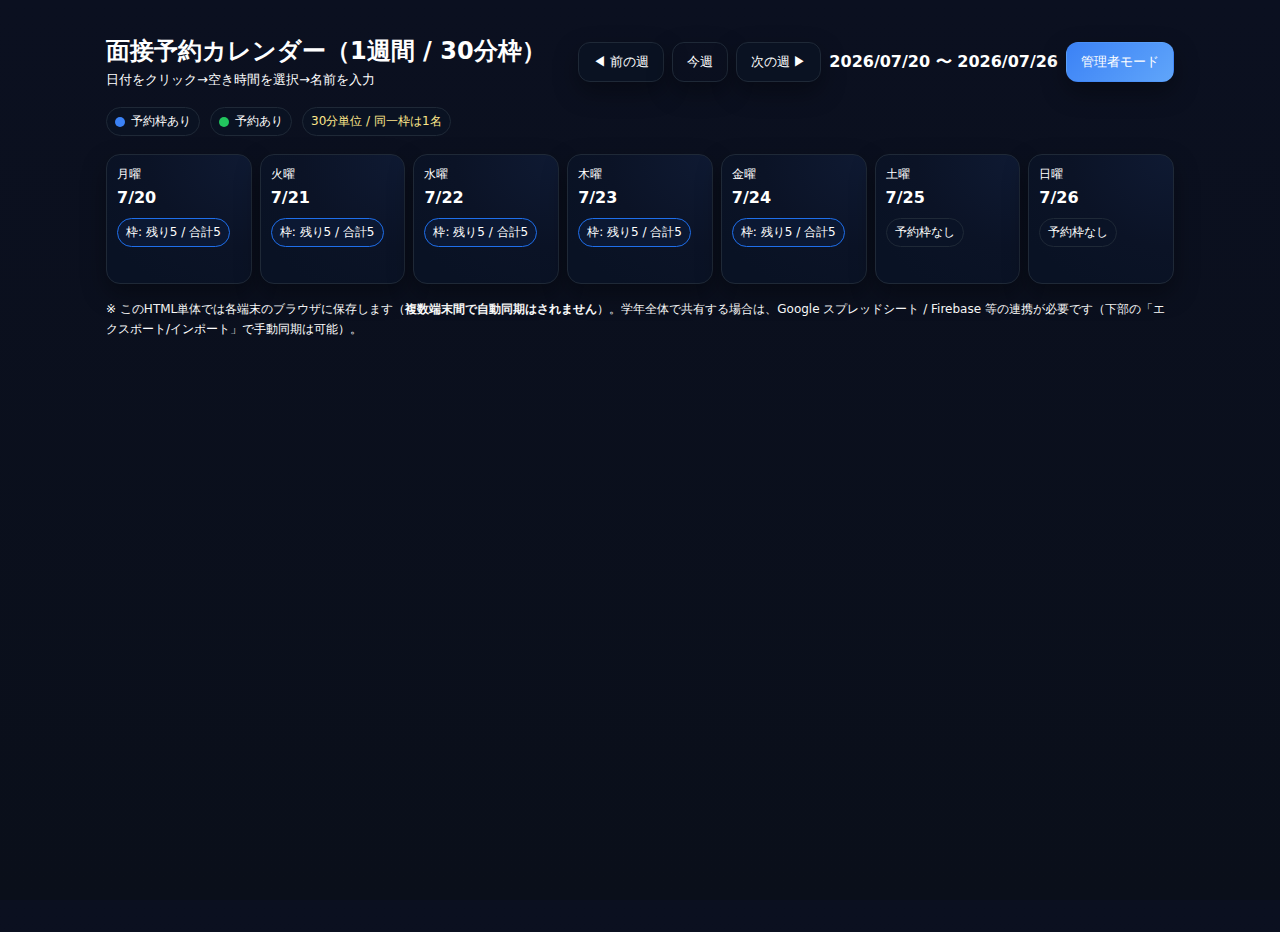
<file: mensetsu2.html>
<!DOCTYPE html>
<html lang="ja">
<head>
  <meta charset="utf-8" />
  <meta name="viewport" content="width=device-width, initial-scale=1" />
  <title>面接予約（1週間・30分枠）</title>
  <style>
    :root{
      --bg:#0f172a;          /* slate-900 */
      --panel:#111827;       /* gray-900 */
      --muted:#ffffff;       /* white (was slate-400) */
      --text:#ffffff;        /* white (was gray-200) */
      --accent:#22c55e;      /* green-500 */
      --accent-2:#3b82f6;    /* blue-500 */
      --danger:#ef4444;      /* red-500 */
      --warn:#f59e0b;        /* amber-500 */
      --card:#0b1224;        /* custom */
      --border: #1f2937;     /* gray-800 */
      --shadow: 0 10px 25px rgba(0,0,0,.35);
      --radius: 16px;
    }
    *{box-sizing:border-box}
    html,body{height:100%}
    body{margin:0;background:linear-gradient(180deg,#0b1020,#0a0f1a);color:var(--text);font:16px/1.6 system-ui, -apple-system, Segoe UI, Roboto, "Hiragino Kaku Gothic ProN", "BIZ UDPGothic", Meiryo, sans-serif}
    .app{max-width:1100px;margin:32px auto;padding:0 16px}

    header{
      display:flex;align-items:center;justify-content:space-between;
      gap:12px;margin-bottom:16px
    }
    .title{font-weight:700;font-size:clamp(18px,2.8vw,24px)}
    .sub{color:var(--muted);font-size:13px}

    .toolbar{display:flex;gap:8px;flex-wrap:wrap;align-items:center}
    button,.btn{appearance:none;border:1px solid var(--border);background:#0a1222;color:var(--text);padding:10px 14px;border-radius:12px;cursor:pointer;transition:.15s;box-shadow:var(--shadow)}
    button:hover{transform:translateY(-1px);filter:brightness(1.05)}
    .btn-accent{background:linear-gradient(135deg,var(--accent-2),#60a5fa);border-color:transparent}
    .btn-ghost{background:transparent;border-color:var(--border)}
    .btn-danger{background:linear-gradient(135deg,#ef444480,#ef4444);border-color:transparent}

    .panel{background:linear-gradient(180deg,#0e162c,#0c1426);border:1px solid var(--border);border-radius:var(--radius);box-shadow:var(--shadow)}

    /* Week nav */
    .weekbar{display:flex;align-items:center;gap:8px}
    .weeklabel{font-weight:700}

    /* Calendar grid */
    .calendar{display:grid;grid-template-columns:repeat(7,1fr);gap:8px}
    .day{position:relative;background:radial-gradient(120% 120% at 100% 0%, #0f1a33 0%, #0b1326 60%, #091224 100%);border:1px solid var(--border);border-radius:14px;min-height:130px;padding:10px;cursor:pointer;transition:.15s}
    .day:hover{transform:translateY(-2px)}
    .day.disabled{opacity:.5;pointer-events:none}
    .day .dow{font-size:12px;color:var(--muted)}
    .day .date{font-weight:700;margin-bottom:8px}
    .chips{display:flex;gap:6px;flex-wrap:wrap}
    .chip{font-size:12px;padding:4px 8px;border-radius:999px;border:1px solid var(--border);background:#0a1326;color:#ffffff} 
    .chip.free{border-color:#1f6feb;background:#0b1833}
    .chip.booked{border-color:#124e2e;background:#0d1f17}

    /* Legend */
    .legend{display:flex;gap:10px;align-items:center;color:var(--muted);font-size:13px;margin:10px 0 18px}
    .legend .dot{display:inline-block;width:10px;height:10px;border-radius:50%}
    .dot.free{background:var(--accent-2)}
    .dot.booked{background:var(--accent)}

    /* Dialogs */
    dialog{border:none;border-radius:18px;padding:0;background:transparent}
    dialog::backdrop{background:rgba(0,0,0,.55)}
    .modal{background:linear-gradient(180deg,#0e172a,#0b1426);border:1px solid var(--border);border-radius:18px;min-width:min(92vw,720px);max-width:92vw;box-shadow:var(--shadow)}
    .modal header{padding:16px 20px;border-bottom:1px solid var(--border)}
    .modal main{padding:16px 20px}
    .modal footer{display:flex;gap:8px;justify-content:flex-end;padding:16px 20px;border-top:1px solid var(--border)}

    .slots{display:grid;grid-template-columns:repeat(auto-fill,minmax(120px,1fr));gap:10px}
    .slot{padding:10px;border:1px solid var(--border);border-radius:12px;text-align:center;background:#0b1833;cursor:pointer}
    .slot:hover{filter:brightness(1.05)}
    .slot.booked{background:#0d1f17;border-color:#124e2e;color:#ffffff; text-shadow:0 1px 2px rgba(0,0,0,.35);cursor:not-allowed;pointer-events:none}
    .slot.none{opacity:.6}

    .inline{display:flex;gap:8px;align-items:center;flex-wrap:wrap}
    .stack{display:grid;gap:10px}
    .grid2{display:grid;grid-template-columns:repeat(auto-fit,minmax(220px,1fr));gap:10px}
    label{font-size:13px;color:var(--muted)}
    input[type="time"],input[type="text"],input[type="password"],select,textarea{
      width:100%;padding:10px 12px;border-radius:12px;border:1px solid var(--border);background:#0a1222;color:var(--text);outline:none
    }
    .range-row{display:flex;gap:8px;align-items:end}
    .range-row > div{flex:1}
    .small{font-size:12px;color:var(--muted)}
    .hint{font-size:12px;color:var(--muted);margin-top:6px}
    .divider{height:1px;background:var(--border);margin:12px 0}

    .badge{display:inline-flex;align-items:center;gap:6px;padding:4px 8px;border-radius:999px;border:1px solid var(--border);background:#0a1222;font-size:12px}
    .danger{color:#fecaca}
    .warning{color:#fde68a}

    .footer-note{margin-top:16px;color:var(--muted);font-size:12px}
    .right{margin-left:auto}
  /* 強調：選択中のスロットの見やすさ改善 */
    .slot.selected{
      background: linear-gradient(135deg, var(--accent-2), #60a5fa);
      border-color: transparent;
      color:#fff; text-shadow:0 1px 2px rgba(0,0,0,.35); /* 選択後の文字色を濃色にして視認性UP */
      font-weight:700;
    }
  /* 高コントラスト：placeholder も明るい色に */
    input::placeholder, textarea::placeholder{color:#ffffff; opacity:.85}
  </style>
</head>
<body>
  <div class="app">
    <header>
      <div>
        <div class="title">面接予約カレンダー（1週間 / 30分枠）</div>
        <div class="sub">日付をクリック→空き時間を選択→名前を入力</div>
      </div>
      <div class="toolbar">
        <div class="weekbar">
          <button id="prevWeek">◀ 前の週</button>
          <button id="thisWeek" class="btn-ghost">今週</button>
          <button id="nextWeek">次の週 ▶</button>
        </div>
        <span class="weeklabel" id="weekLabel"></span>
        <button id="openAdmin" class="btn-accent">管理者モード</button>
      </div>
    </header>

    <div class="legend">
      <span class="badge"><span class="dot free"></span>予約枠あり</span>
      <span class="badge"><span class="dot booked"></span>予約あり</span>
      <span class="badge warning">30分単位 / 同一枠は1名</span>
    </div>

    <section class="calendar" id="calendar"></section>

    <p class="footer-note">※ このHTML単体では各端末のブラウザに保存します（<strong>複数端末間で自動同期はされません</strong>）。学年全体で共有する場合は、Google スプレッドシート / Firebase 等の連携が必要です（下部の「エクスポート/インポート」で手動同期は可能）。</p>
  </div>

  <!-- 予約ダイアログ -->
  <dialog id="bookingDialog">
    <div class="modal">
      <header>
        <div class="title" id="bookingTitle">予約</div>
        <div class="sub" id="bookingSub"></div>
      </header>
      <main>
        <div id="slotArea" class="slots"></div>
        <div id="inputArea" class="stack" style="margin-top:14px;display:none">
          <div class="grid2">
            <div>
              <label>氏名（フルネーム推奨）</label>
              <input id="studentName" type="text" placeholder="例：山田 太郎" />
              <div class="hint">入力後「予約を確定」を押してください。</div>
            </div>
          </div>
        </div>
      </main>
      <footer>
        <span class="small right" id="bookingHint"></span>
        <button id="closeBooking" class="btn">閉じる</button>
        <button id="confirmBooking" class="btn-accent" disabled>予約を確定</button>
      </footer>
    </div>
  </dialog>

  <!-- 管理者ダイアログ -->
  <dialog id="adminDialog">
    <div class="modal">
      <header style="justify-content:space-between">
        <div>
          <div class="title">管理者モード</div>
          <div class="sub">週ごとの予約枠（時間帯）を設定・編集 / データ入出力</div>
        </div>
        <button id="closeAdmin" class="btn">閉じる</button>
      </header>
      <main>
        <div id="adminGate" class="stack">
          <label>パスコード</label>
          <div class="grid2">
            <input id="adminPass" type="password" placeholder="パスコードを入力" />
            <button id="unlockAdmin" class="btn-accent">開く</button>
          </div>
          <div class="hint">※ 簡易ロックです。機密用途では使わないでください。</div>
        </div>

        <div id="adminBody" style="display:none" class="stack">
          <div class="inline" style="justify-content:space-between">
            <div class="inline" style="gap:6px">
              <button id="adminPrev" class="btn-ghost">◀</button>
              <strong id="adminWeekLabel"></strong>
              <button id="adminNext" class="btn-ghost">▶</button>
              <button id="adminThis" class="btn-ghost">今週</button>
            </div>
            <div class="inline">
              <button id="exportBtn" class="btn-ghost">エクスポート</button>
              <button id="importBtn" class="btn-ghost">インポート</button>
              <input id="importFile" type="file" accept="application/json" style="display:none" />
              <button id="clearWeek" class="btn-danger">この週の予約を全消去</button>
            </div>
          </div>

          <div id="adminDays" class="stack"></div>
        </div>
      </main>
      <footer>
        <span class="small">保存は自動（この端末のブラウザに保存）</span>
      </footer>
    </div>
  </dialog>

  <script>
  /******************** ユーティリティ ********************/
  const PASSCODE = 'homeroom2025'; // 管理者モードの簡易パス
  const SLOT_MINUTES = 30;         // 30分枠
  const STORAGE_KEY = 'homeroom_booking_v1';

  const jpDow = ['日','月','火','水','木','金','土'];

  const $ = sel => document.querySelector(sel);
  const $$ = sel => Array.from(document.querySelectorAll(sel));

  const pad2 = n => String(n).padStart(2,'0');

  function toDateKey(d){ // YYYY-MM-DD （ローカルTZ）
    const y = d.getFullYear();
    const m = d.getMonth()+1;
    const da = d.getDate();
    return `${y}-${pad2(m)}-${pad2(da)}`;
  }
  function fromDateKey(key){
    const [y,m,d] = key.split('-').map(Number);
    return new Date(y, m-1, d);
  }

  function weekStart(date){ // 週は月曜はじまり
    const d = new Date(date.getFullYear(), date.getMonth(), date.getDate());
    const day = d.getDay();
    const diff = (day === 0 ? -6 : 1 - day); // 月曜:1, 日曜:0
    d.setDate(d.getDate()+diff);
    d.setHours(0,0,0,0);
    return d;
  }
  function addDays(d, n){ const x=new Date(d); x.setDate(x.getDate()+n); return x; }
  function addWeeks(d, n){ return addDays(d, n*7); }

  function fmtWeekRange(start){
    const end = addDays(start,6);
    return `${start.getFullYear()}/${pad2(start.getMonth()+1)}/${pad2(start.getDate())} 〜 ${end.getFullYear()}/${pad2(end.getMonth()+1)}/${pad2(end.getDate())}`;
  }

  function parseHHMM(s){ const [h,m]=s.split(':').map(Number); return h*60+m; }
  function minutesToHHMM(min){ const h=Math.floor(min/60), m=min%60; return `${pad2(h)}:${pad2(m)}`; }

  function slotTimes(startHHMM, endHHMM){ // ["13:00","13:30",...] endは含まない
    const out=[]; let cur=parseHHMM(startHHMM); const end=parseHHMM(endHHMM);
    while(cur<end){ out.push(minutesToHHMM(cur)); cur+=SLOT_MINUTES; }
    return out;
  }

  /******************** ストレージ ********************/
  const store = {
    load(){
      try{ return JSON.parse(localStorage.getItem(STORAGE_KEY) || '{}'); }catch{ return {}; }
    },
    save(data){ localStorage.setItem(STORAGE_KEY, JSON.stringify(data)); },
    getWeek(weekStartKey){
      const data=this.load();
      return data[weekStartKey] || { availability:{}, bookings:{} };
    },
    setWeek(weekStartKey, obj){
      const data=this.load();
      data[weekStartKey]=obj;
      this.save(data);
    },
    exportAll(){ return JSON.stringify(this.load(), null, 2); },
    importAll(json){ try{ const o=JSON.parse(json); this.save(o); return true; }catch{ return false; } }
  };

  /******************** アプリ状態 ********************/
  let currentWeekStart = weekStart(new Date());
  let selectedDateKey = null;
  let selectedTime = null;

  function getWeekKey(d = currentWeekStart){ return toDateKey(d); }

  function getWeekData(){ return store.getWeek(getWeekKey()); }

  /******************** カレンダー描画 ********************/
  function render(){
    $('#weekLabel').textContent = fmtWeekRange(currentWeekStart);
    const cal = $('#calendar');
    cal.innerHTML='';
    const data = getWeekData();

    for(let i=0;i<7;i++){
      const date = addDays(currentWeekStart,i);
      const key = toDateKey(date);
      const dow = jpDow[date.getDay()];
      const dayEl = document.createElement('div');
      dayEl.className='day panel';
      dayEl.dataset.date = key;

      const title = document.createElement('div');
      title.innerHTML = `<div class="dow">${dow}曜</div><div class="date">${date.getMonth()+1}/${date.getDate()}</div>`;
      dayEl.appendChild(title);

      const chips = document.createElement('div');
      chips.className='chips';

      const ranges = (data.availability[key]||[]);
      const bookings = (data.bookings[key]||{});

      if(ranges.length){
        const chip = document.createElement('span');
        chip.className='chip free';
        const totalSlots = ranges.map(r => slotTimes(r.start, r.end).length).reduce((a,b)=>a+b,0);
        const bookedCount = Object.keys(bookings).length;
        const rest = totalSlots - bookedCount;
        chip.textContent = `枠: 残り${Math.max(rest,0)} / 合計${totalSlots}`;
        chips.appendChild(chip);
      } else {
        const chip = document.createElement('span');
        chip.className='chip';
        chip.textContent='予約枠なし';
        chips.appendChild(chip);
      }

      // 予約者のミニ表示（最大3名、時間付き）
      const pairs = Object.entries(bookings).sort(([t1],[t2])=>t1.localeCompare(t2)).slice(0,3);
      if(pairs.length){
        const chip = document.createElement('span');
        chip.className='chip booked';
        const label = pairs.map(([t,b])=>`${t} ${b.name}`).join('、');
        chip.textContent = `予約: ${Object.keys(bookings).sort().slice(0,3).map(t=>`${t} ${bookings[t].name}`).join('、')}${Object.keys(bookings).length>3?' 他':''}`;
        chips.appendChild(chip);
      }

      dayEl.appendChild(chips);

      dayEl.addEventListener('click',()=>openBooking(key));
      cal.appendChild(dayEl);
    }
  }

  /******************** 予約フロー ********************/
  function openBooking(dateKey){
    selectedDateKey = dateKey;
    selectedTime = null;
    const d = fromDateKey(dateKey);
    $('#bookingTitle').textContent = `${d.getMonth()+1}/${d.getDate()}（${jpDow[d.getDay()]}）の予約`;
    $('#bookingSub').textContent = '空き時間を1つ選択 → 氏名を入力してください。';
    $('#studentName').value='';
    $('#confirmBooking').disabled = true;

    const wkKey = toDateKey(weekStart(fromDateKey(dateKey)));
    const wkData = store.getWeek(wkKey);
    const ranges = (wkData.availability[dateKey] || []);
    const bookings = (wkData.bookings[dateKey] || {});
    const slotArea = $('#slotArea');
    slotArea.innerHTML='';

    if(!ranges.length){
      const div=document.createElement('div');
      div.className='slot none';
      div.textContent='この日は予約枠がありません';
      slotArea.appendChild(div);
    } else {
      const allSlots = ranges.flatMap(r => slotTimes(r.start, r.end).map(t=>({t, range:r})));
      if(!allSlots.length){
        const div=document.createElement('div');
        div.className='slot none';
        div.textContent='設定された時間帯に30分枠が作れませんでした';
        slotArea.appendChild(div);
      }
      allSlots.forEach(({t})=>{
        const booked = bookings[`${t}`];
        const el = document.createElement('div');
        el.className='slot'+(booked?' booked':'');
        el.textContent = booked ? `${t}｜${booked.name}` : t;
        if(!booked){
          el.addEventListener('click',()=>{
            selectedTime = t;
            $$('.slot').forEach(s=>s.style.outline='none');
            el.style.outline='2px solid var(--accent-2)'; $$('.slot').forEach(s=>s.classList.remove('selected')); el.classList.add('selected');
            $('#inputArea').style.display='grid';
            $('#confirmBooking').disabled=false;
            $('#bookingHint').textContent = `選択中: ${t}`;
          });
        }
        slotArea.appendChild(el);
      });
    }
    $('#bookingDialog').showModal();
  }

  function confirmBooking(){
    const name = $('#studentName').value.trim();
    if(!selectedDateKey || !selectedTime){ alert('時間を選択してください'); return; }
    if(!name){ alert('氏名を入力してください'); return; }

    const wkKey = toDateKey(weekStart(fromDateKey(selectedDateKey)));
    const data = store.getWeek(wkKey);
    data.bookings[selectedDateKey] = data.bookings[selectedDateKey] || {};
    if(data.bookings[selectedDateKey][selectedTime]){ alert('既にその時間は予約されています'); render(); return; }
    data.bookings[selectedDateKey][selectedTime] = { name, ts: Date.now() };
    store.setWeek(wkKey, data);

    $('#bookingDialog').close();
    render();
    setTimeout(()=>alert(`予約を受け付けました\n${selectedDateKey} ${selectedTime} / ${name}`), 0);
  }

  /******************** 管理者（可用時間の編集） ********************/
  function openAdmin(){ $('#adminDialog').showModal(); }

  function unlockAdmin(){
    const v = $('#adminPass').value;
    if(v === PASSCODE){
      $('#adminGate').style.display='none';
      $('#adminBody').style.display='grid';
      renderAdmin();
    } else {
      alert('パスコードが違います');
    }
  }

  function renderAdmin(){
    $('#adminWeekLabel').textContent = fmtWeekRange(currentWeekStart);
    const wrap = $('#adminDays');
    wrap.innerHTML='';
    const data = getWeekData();

    for(let i=0;i<7;i++){
      const date = addDays(currentWeekStart,i);
      const key = toDateKey(date);
      const dow = jpDow[date.getDay()];
      const ranges = data.availability[key] || [];
      const bookings = data.bookings[key] || {};

      const card = document.createElement('div');
      card.className='panel';
      card.style.padding='14px';

      const head = document.createElement('div');
      head.className='inline'; head.style.justifyContent='space-between';
      head.innerHTML = `<div><strong>${date.getMonth()+1}/${date.getDate()}（${dow}）</strong></div>`;

      const badges = document.createElement('div');
      const b1 = document.createElement('span');
      b1.className='badge';
      b1.textContent = `予約枠 ${ranges.length? 'あり' : 'なし'}`;
      const b2 = document.createElement('span');
      b2.className='badge';
      b2.textContent = `予約数 ${Object.keys(bookings).length}`;
      const badgeWrap = document.createElement('div');
      badgeWrap.className='inline';
      badgeWrap.appendChild(b1); badgeWrap.appendChild(b2);
      head.appendChild(badgeWrap);

      const list = document.createElement('div');
      list.className='stack'; list.style.marginTop='10px';

      function addRangeRow(range, idx){
        const row = document.createElement('div');
        row.className='range-row';
        row.innerHTML = `
          <div>
            <label>開始</label>
            <input type="time" step="1800" value="${range.start}" data-k="${key}" data-i="${idx}" data-f="start" />
          </div>
          <div>
            <label>終了</label>
            <input type="time" step="1800" value="${range.end}" data-k="${key}" data-i="${idx}" data-f="end" />
          </div>
          <div style="flex:0 0 auto">
            <button class="btn-ghost" data-del="${idx}" data-k="${key}">削除</button>
          </div>`;
        list.appendChild(row);
      }

      if(!ranges.length){
        const none = document.createElement('div');
        none.className='hint';
        none.textContent = '予約枠なし。「＋枠を追加」で時間帯を設定してください（30分単位）。';
        list.appendChild(none);
      } else {
        ranges.forEach((r,idx)=>addRangeRow(r, idx));
      }

      const addBtn = document.createElement('button');
      addBtn.textContent='＋ 枠を追加（例：13:00〜17:00）';
      addBtn.className='btn-ghost';
      addBtn.addEventListener('click',()=>{
        const d = store.getWeek(getWeekKey());
        d.availability[key] = d.availability[key] || [];
        d.availability[key].push({start:'13:00', end:'17:00'});
        store.setWeek(getWeekKey(), d);
        renderAdmin();
      });

      const div = document.createElement('div');
      div.appendChild(head);
      div.appendChild(list);
      div.appendChild(addBtn);

      card.appendChild(div);
      wrap.appendChild(card);
    }

    // 入力・削除のイベント委譲
    wrap.oninput = (e)=>{
      const t = e.target;
      if(t.matches('input[type="time"]')){
        const k = t.dataset.k, i = Number(t.dataset.i), f=t.dataset.f;
        const d = store.getWeek(getWeekKey());
        d.availability[k][i][f] = t.value;
        // 開始>=終了 の場合は自動調整
        const st = parseHHMM(d.availability[k][i].start);
        const en = parseHHMM(d.availability[k][i].end);
        if(en<=st){ d.availability[k][i].end = minutesToHHMM(st + SLOT_MINUTES); t.value = d.availability[k][i][f]; }
        store.setWeek(getWeekKey(), d);
        render();
      }
    };
    wrap.onclick = (e)=>{
      const t = e.target;
      if(t.matches('button[data-del]')){
        const idx = Number(t.dataset.del), k = t.dataset.k;
        const d = store.getWeek(getWeekKey());
        d.availability[k].splice(idx,1);
        store.setWeek(getWeekKey(), d);
        renderAdmin();
        render();
      }
    };
  }

  function clearWeek(){
    if(!confirm('この週の予約をすべて削除します。よろしいですか？')) return;
    const d = getWeekData();
    d.bookings = {};
    store.setWeek(getWeekKey(), d);
    render();
    renderAdmin();
  }

  /******************** エクスポート / インポート ********************/
  function exportAll(){
    const blob = new Blob([store.exportAll()], {type:'application/json'});
    const url = URL.createObjectURL(blob);
    const a = document.createElement('a');
    const ts = new Date();
    a.href=url; a.download=`homeroom-reservations-${ts.getFullYear()}${pad2(ts.getMonth()+1)}${pad2(ts.getDate())}.json`;
    document.body.appendChild(a); a.click(); a.remove();
    URL.revokeObjectURL(url);
  }
  function importAll(){ $('#importFile').click(); }
  function handleImport(file){
    const reader = new FileReader();
    reader.onload = e => {
      const ok = store.importAll(e.target.result);
      alert(ok? '読み込みました' : 'JSONの形式が不正です');
      render();
      if($('#adminBody').style.display!=='none') renderAdmin();
    };
    reader.readAsText(file);
  }

  /******************** イベント登録 ********************/
  $('#prevWeek').onclick = ()=>{ currentWeekStart = addWeeks(currentWeekStart,-1); render(); };
  $('#nextWeek').onclick = ()=>{ currentWeekStart = addWeeks(currentWeekStart, 1); render(); };
  $('#thisWeek').onclick = ()=>{ currentWeekStart = weekStart(new Date()); render(); };

  $('#openAdmin').onclick = openAdmin;
  $('#closeAdmin').onclick = ()=>$('#adminDialog').close();
  $('#unlockAdmin').onclick = unlockAdmin;
  $('#adminPrev').onclick = ()=>{ currentWeekStart = addWeeks(currentWeekStart,-1); renderAdmin(); };
  $('#adminNext').onclick = ()=>{ currentWeekStart = addWeeks(currentWeekStart, 1); renderAdmin(); };
  $('#adminThis').onclick = ()=>{ currentWeekStart = weekStart(new Date()); renderAdmin(); };
  $('#clearWeek').onclick = clearWeek;
  $('#exportBtn').onclick = exportAll;
  $('#importBtn').onclick = importAll;
  $('#importFile').addEventListener('change', (e)=>{ if(e.target.files[0]) handleImport(e.target.files[0]); });

  $('#confirmBooking').onclick = confirmBooking;
  $('#closeBooking').onclick = ()=>$('#bookingDialog').close();

  // 初回レンダリング
  render();

  // 初期サンプル（初回のみ）
  (function seed(){
    const all = store.load();
    const key = getWeekKey();
    if(!all[key]){
      all[key] = {
        availability: {},
        bookings: {}
      };
      // 平日 15:30-18:00 を例で投入
      for(let i=0;i<5;i++){
        const d = toDateKey(addDays(currentWeekStart,i+0));
        all[key].availability[d] = [{start:'15:30', end:'18:00'}];
      }
      store.save(all);
      render();
    }
  })();
  </script>
  <script>
  // --- 予約確定の保存先週キーを選択日から算出するように上書き（再選択で空きに戻る問題の修正）---
  (function(){
    window.confirmBooking = function(){
      const name = document.querySelector('#studentName').value.trim();
      if(!selectedDateKey || !selectedTime){ alert('時間を選択してください'); return; }
      if(!name){ alert('氏名を入力してください'); return; }
      // 選択した日付の属する週キーで保存
      const wkKey = toDateKey(weekStart(fromDateKey(selectedDateKey)));
      const data = store.getWeek(wkKey);
      data.bookings[selectedDateKey] = data.bookings[selectedDateKey] || {};
      if(data.bookings[selectedDateKey][selectedTime]){ alert('他の人に予約されました'); render(); return; }
      data.bookings[selectedDateKey][selectedTime] = { name, ts: Date.now() };
      store.setWeek(wkKey, data);

      document.querySelector('#bookingDialog').close();
      render();
      setTimeout(()=>alert(`予約を受け付けました
${selectedDateKey} ${selectedTime} / ${name}`), 0);
    };
    // ボタンのハンドラを上書き関数に再バインド
    const btn = document.querySelector('#confirmBooking');
    if(btn) btn.onclick = window.confirmBooking;
  })();
  </script>
</body>
</html>
</file>
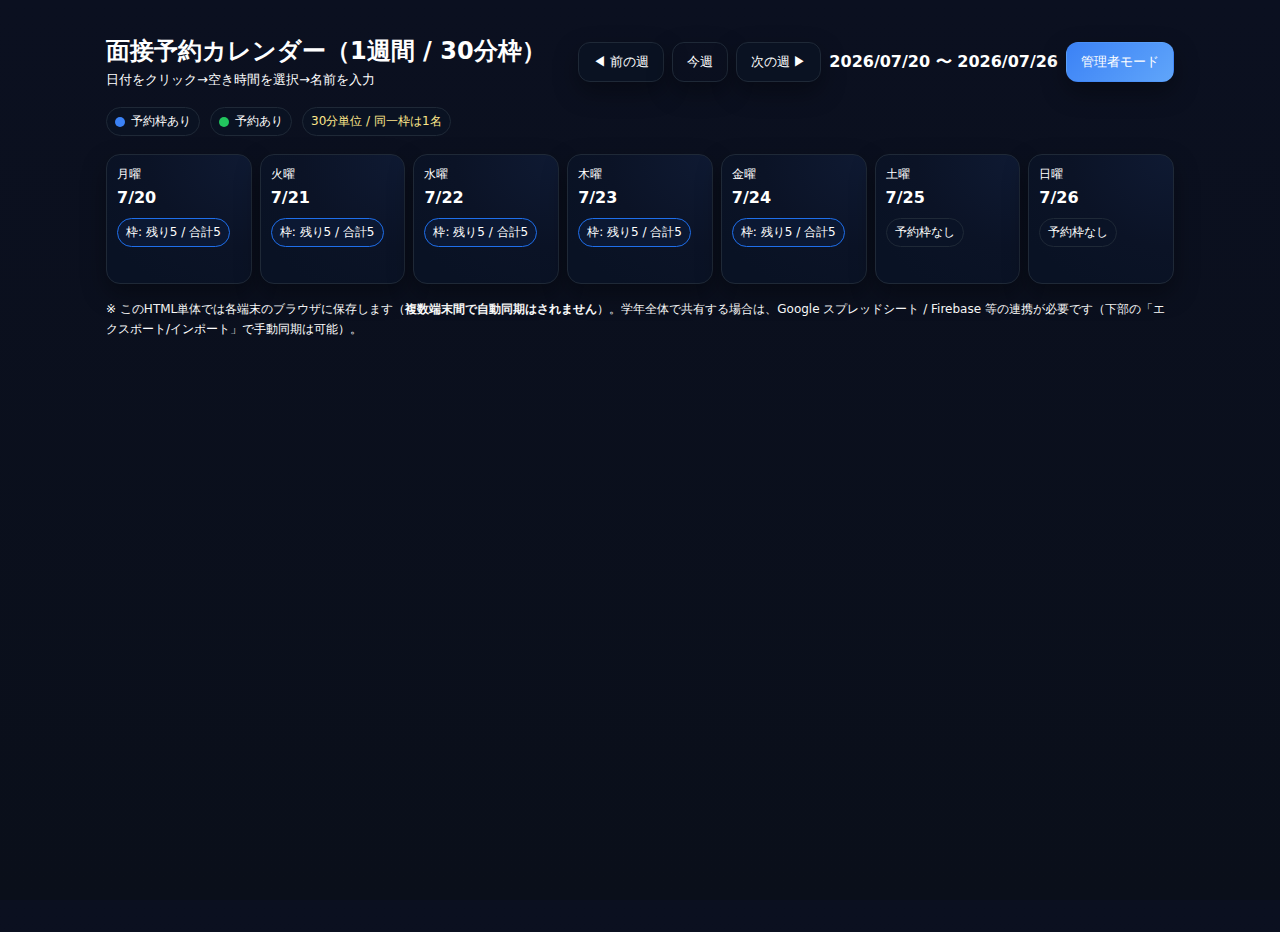
<file: mensetsu3.html>
<!DOCTYPE html>
<html lang="ja">
<head>
  <meta charset="utf-8" />
  <meta name="viewport" content="width=device-width, initial-scale=1" />
  <title>面接予約（1週間・30分枠）</title>
  <style>
    :root{
      --bg:#0f172a;          /* slate-900 */
      --panel:#111827;       /* gray-900 */
      --muted:#ffffff;       /* white (was slate-400) */
      --text:#ffffff;        /* white (was gray-200) */
      --accent:#22c55e;      /* green-500 */
      --accent-2:#3b82f6;    /* blue-500 */
      --danger:#ef4444;      /* red-500 */
      --warn:#f59e0b;        /* amber-500 */
      --card:#0b1224;        /* custom */
      --border: #1f2937;     /* gray-800 */
      --shadow: 0 10px 25px rgba(0,0,0,.35);
      --radius: 16px;
    }
    *{box-sizing:border-box}
    html,body{height:100%}
    body{margin:0;background:linear-gradient(180deg,#0b1020,#0a0f1a);color:var(--text);font:16px/1.6 system-ui, -apple-system, Segoe UI, Roboto, "Hiragino Kaku Gothic ProN", "BIZ UDPGothic", Meiryo, sans-serif}
    .app{max-width:1100px;margin:32px auto;padding:0 16px}

    header{
      display:flex;align-items:center;justify-content:space-between;
      gap:12px;margin-bottom:16px
    }
    .title{font-weight:700;font-size:clamp(18px,2.8vw,24px)}
    .sub{color:var(--muted);font-size:13px}

    .toolbar{display:flex;gap:8px;flex-wrap:wrap;align-items:center}
    button,.btn{appearance:none;border:1px solid var(--border);background:#0a1222;color:var(--text);padding:10px 14px;border-radius:12px;cursor:pointer;transition:.15s;box-shadow:var(--shadow)}
    button:hover{transform:translateY(-1px);filter:brightness(1.05)}
    .btn-accent{background:linear-gradient(135deg,var(--accent-2),#60a5fa);border-color:transparent}
    .btn-ghost{background:transparent;border-color:var(--border)}
    .btn-danger{background:linear-gradient(135deg,#ef444480,#ef4444);border-color:transparent}

    .panel{background:linear-gradient(180deg,#0e162c,#0c1426);border:1px solid var(--border);border-radius:var(--radius);box-shadow:var(--shadow)}

    /* Week nav */
    .weekbar{display:flex;align-items:center;gap:8px}
    .weeklabel{font-weight:700}

    /* Calendar grid */
    .calendar{display:grid;grid-template-columns:repeat(7,1fr);gap:8px}
    .day{position:relative;background:radial-gradient(120% 120% at 100% 0%, #0f1a33 0%, #0b1326 60%, #091224 100%);border:1px solid var(--border);border-radius:14px;min-height:130px;padding:10px;cursor:pointer;transition:.15s}
    .day:hover{transform:translateY(-2px)}
    .day.disabled{opacity:.5;pointer-events:none}
    .day .dow{font-size:12px;color:var(--muted)}
    .day .date{font-weight:700;margin-bottom:8px}
    .chips{display:flex;gap:6px;flex-wrap:wrap}
    .chip{font-size:12px;padding:4px 8px;border-radius:999px;border:1px solid var(--border);background:#0a1326;color:#ffffff} 
    .chip.free{border-color:#1f6feb;background:#0b1833}
    .chip.booked{border-color:#124e2e;background:#0d1f17}

    /* Legend */
    .legend{display:flex;gap:10px;align-items:center;color:var(--muted);font-size:13px;margin:10px 0 18px}
    .legend .dot{display:inline-block;width:10px;height:10px;border-radius:50%}
    .dot.free{background:var(--accent-2)}
    .dot.booked{background:var(--accent)}

    /* Dialogs */
    dialog{border:none;border-radius:18px;padding:0;background:transparent}
    dialog::backdrop{background:rgba(0,0,0,.55)}
    .modal{background:linear-gradient(180deg,#0e172a,#0b1426);border:1px solid var(--border);border-radius:18px;min-width:min(92vw,720px);max-width:92vw;box-shadow:var(--shadow)}
    .modal header{padding:16px 20px;border-bottom:1px solid var(--border)}
    .modal main{padding:16px 20px}
    .modal footer{display:flex;gap:8px;justify-content:flex-end;padding:16px 20px;border-top:1px solid var(--border)}

    .slots{display:grid;grid-template-columns:repeat(auto-fill,minmax(120px,1fr));gap:10px}
    .slot{padding:10px;border:1px solid var(--border);border-radius:12px;text-align:center;background:#0b1833;cursor:pointer}
    .slot:hover{filter:brightness(1.05)}
    .slot.booked{background:#0d1f17;border-color:#124e2e;color:#ffffff; text-shadow:0 1px 2px rgba(0,0,0,.35);cursor:not-allowed;pointer-events:none}
    .slot.none{opacity:.6}

    .inline{display:flex;gap:8px;align-items:center;flex-wrap:wrap}
    .stack{display:grid;gap:10px}
    .grid2{display:grid;grid-template-columns:repeat(auto-fit,minmax(220px,1fr));gap:10px}
    label{font-size:13px;color:var(--muted)}
    input[type="time"],input[type="text"],input[type="password"],select,textarea{
      width:100%;padding:10px 12px;border-radius:12px;border:1px solid var(--border);background:#0a1222;color:var(--text);outline:none
    }
    .range-row{display:flex;gap:8px;align-items:end}
    .range-row > div{flex:1}
    .small{font-size:12px;color:var(--muted)}
    .hint{font-size:12px;color:var(--muted);margin-top:6px}
    .divider{height:1px;background:var(--border);margin:12px 0}

    .badge{display:inline-flex;align-items:center;gap:6px;padding:4px 8px;border-radius:999px;border:1px solid var(--border);background:#0a1222;font-size:12px}
    .danger{color:#fecaca}
    .warning{color:#fde68a}

    .footer-note{margin-top:16px;color:var(--muted);font-size:12px}
    .right{margin-left:auto}
  /* 強調：選択中のスロットの見やすさ改善 */
    .slot.selected{
      background: linear-gradient(135deg, var(--accent-2), #60a5fa);
      border-color: transparent;
      color:#fff; text-shadow:0 1px 2px rgba(0,0,0,.35); /* 選択後の文字色を濃色にして視認性UP */
      font-weight:700;
    }
  /* 高コントラスト：placeholder も明るい色に */
    input::placeholder, textarea::placeholder{color:#ffffff; opacity:.85}
  /* 予約ダイアログの可読性を最優先（高コントラスト） */
    #bookingDialog .slot{ color:#fff; font-weight:700; font-size:15px; text-shadow:0 1px 2px rgba(0,0,0,.45); }
    #bookingDialog .slot:hover{ filter:brightness(1.08); box-shadow:0 0 0 2px rgba(255,255,255,.08) inset; }
    #bookingDialog .slot.selected{ color:#fff; text-shadow:0 1px 3px rgba(0,0,0,.55); }
    #bookingDialog .slot.booked{ color:#fff; opacity:.7 }
    #bookingDialog #bookingSub{ color:#fff; opacity:.92 }
    #bookingDialog input[type="text"],
    #bookingDialog input[type="text"]::placeholder{ color:#fff; }
  </style>
</head>
<body>
  <div class="app">
    <header>
      <div>
        <div class="title">面接予約カレンダー（1週間 / 30分枠）</div>
        <div class="sub">日付をクリック→空き時間を選択→名前を入力</div>
      </div>
      <div class="toolbar">
        <div class="weekbar">
          <button id="prevWeek">◀ 前の週</button>
          <button id="thisWeek" class="btn-ghost">今週</button>
          <button id="nextWeek">次の週 ▶</button>
        </div>
        <span class="weeklabel" id="weekLabel"></span>
        <button id="openAdmin" class="btn-accent">管理者モード</button>
      </div>
    </header>

    <div class="legend">
      <span class="badge"><span class="dot free"></span>予約枠あり</span>
      <span class="badge"><span class="dot booked"></span>予約あり</span>
      <span class="badge warning">30分単位 / 同一枠は1名</span>
    </div>

    <section class="calendar" id="calendar"></section>

    <p class="footer-note">※ このHTML単体では各端末のブラウザに保存します（<strong>複数端末間で自動同期はされません</strong>）。学年全体で共有する場合は、Google スプレッドシート / Firebase 等の連携が必要です（下部の「エクスポート/インポート」で手動同期は可能）。</p>
  </div>

  <!-- 予約ダイアログ -->
  <dialog id="bookingDialog">
    <div class="modal">
      <header>
        <div class="title" id="bookingTitle">予約</div>
        <div class="sub" id="bookingSub"></div>
      </header>
      <main>
        <div id="slotArea" class="slots"></div>
        <div id="inputArea" class="stack" style="margin-top:14px;display:none">
          <div class="grid2">
            <div>
              <label>氏名（フルネーム推奨）</label>
              <input id="studentName" type="text" placeholder="例：山田 太郎" />
              <div class="hint">入力後「予約を確定」を押してください。</div>
            </div>
          </div>
        </div>
      </main>
      <footer>
        <span class="small right" id="bookingHint"></span>
        <button id="closeBooking" class="btn">閉じる</button>
        <button id="confirmBooking" class="btn-accent" disabled>予約を確定</button>
      </footer>
    </div>
  </dialog>

  <!-- 管理者ダイアログ -->
  <dialog id="adminDialog">
    <div class="modal">
      <header style="justify-content:space-between">
        <div>
          <div class="title">管理者モード</div>
          <div class="sub">週ごとの予約枠（時間帯）を設定・編集 / データ入出力</div>
        </div>
        <button id="closeAdmin" class="btn">閉じる</button>
      </header>
      <main>
        <div id="adminGate" class="stack">
          <label>パスコード</label>
          <div class="grid2">
            <input id="adminPass" type="password" placeholder="パスコードを入力" />
            <button id="unlockAdmin" class="btn-accent">開く</button>
          </div>
          <div class="hint">※ 簡易ロックです。機密用途では使わないでください。</div>
        </div>

        <div id="adminBody" style="display:none" class="stack">
          <div class="inline" style="justify-content:space-between">
            <div class="inline" style="gap:6px">
              <button id="adminPrev" class="btn-ghost">◀</button>
              <strong id="adminWeekLabel"></strong>
              <button id="adminNext" class="btn-ghost">▶</button>
              <button id="adminThis" class="btn-ghost">今週</button>
            </div>
            <div class="inline">
              <button id="exportBtn" class="btn-ghost">エクスポート</button>
              <button id="importBtn" class="btn-ghost">インポート</button>
              <input id="importFile" type="file" accept="application/json" style="display:none" />
              <button id="clearWeek" class="btn-danger">この週の予約を全消去</button>
            </div>
          </div>

          <div id="adminDays" class="stack"></div>
        </div>
      </main>
      <footer>
        <span class="small">保存は自動（この端末のブラウザに保存）</span>
      </footer>
    </div>
  </dialog>

  <script>
  /******************** ユーティリティ ********************/
  const PASSCODE = 'homeroom2025'; // 管理者モードの簡易パス
  const SLOT_MINUTES = 30;         // 30分枠
  const STORAGE_KEY = 'homeroom_booking_v1';

  const jpDow = ['日','月','火','水','木','金','土'];

  const $ = sel => document.querySelector(sel);
  const $$ = sel => Array.from(document.querySelectorAll(sel));

  const pad2 = n => String(n).padStart(2,'0');

  function toDateKey(d){ // YYYY-MM-DD （ローカルTZ）
    const y = d.getFullYear();
    const m = d.getMonth()+1;
    const da = d.getDate();
    return `${y}-${pad2(m)}-${pad2(da)}`;
  }
  function fromDateKey(key){
    const [y,m,d] = key.split('-').map(Number);
    return new Date(y, m-1, d);
  }

  function weekStart(date){ // 週は月曜はじまり
    const d = new Date(date.getFullYear(), date.getMonth(), date.getDate());
    const day = d.getDay();
    const diff = (day === 0 ? -6 : 1 - day); // 月曜:1, 日曜:0
    d.setDate(d.getDate()+diff);
    d.setHours(0,0,0,0);
    return d;
  }
  function addDays(d, n){ const x=new Date(d); x.setDate(x.getDate()+n); return x; }
  function addWeeks(d, n){ return addDays(d, n*7); }

  function fmtWeekRange(start){
    const end = addDays(start,6);
    return `${start.getFullYear()}/${pad2(start.getMonth()+1)}/${pad2(start.getDate())} 〜 ${end.getFullYear()}/${pad2(end.getMonth()+1)}/${pad2(end.getDate())}`;
  }

  function parseHHMM(s){ const [h,m]=s.split(':').map(Number); return h*60+m; }
  function minutesToHHMM(min){ const h=Math.floor(min/60), m=min%60; return `${pad2(h)}:${pad2(m)}`; }

  function slotTimes(startHHMM, endHHMM){ // ["13:00","13:30",...] endは含まない
    const out=[]; let cur=parseHHMM(startHHMM); const end=parseHHMM(endHHMM);
    while(cur<end){ out.push(minutesToHHMM(cur)); cur+=SLOT_MINUTES; }
    return out;
  }

  /******************** ストレージ ********************/
  const store = {
    load(){
      try{ return JSON.parse(localStorage.getItem(STORAGE_KEY) || '{}'); }catch{ return {}; }
    },
    save(data){ localStorage.setItem(STORAGE_KEY, JSON.stringify(data)); },
    getWeek(weekStartKey){
      const data=this.load();
      return data[weekStartKey] || { availability:{}, bookings:{} };
    },
    setWeek(weekStartKey, obj){
      const data=this.load();
      data[weekStartKey]=obj;
      this.save(data);
    },
    exportAll(){ return JSON.stringify(this.load(), null, 2); },
    importAll(json){ try{ const o=JSON.parse(json); this.save(o); return true; }catch{ return false; } }
  };

  /******************** アプリ状態 ********************/
  let currentWeekStart = weekStart(new Date());
  let selectedDateKey = null;
  let selectedTime = null;

  function getWeekKey(d = currentWeekStart){ return toDateKey(d); }

  function getWeekData(){ return store.getWeek(getWeekKey()); }

  /******************** カレンダー描画 ********************/
  function render(){
    $('#weekLabel').textContent = fmtWeekRange(currentWeekStart);
    const cal = $('#calendar');
    cal.innerHTML='';
    const data = getWeekData();

    for(let i=0;i<7;i++){
      const date = addDays(currentWeekStart,i);
      const key = toDateKey(date);
      const dow = jpDow[date.getDay()];
      const dayEl = document.createElement('div');
      dayEl.className='day panel';
      dayEl.dataset.date = key;

      const title = document.createElement('div');
      title.innerHTML = `<div class="dow">${dow}曜</div><div class="date">${date.getMonth()+1}/${date.getDate()}</div>`;
      dayEl.appendChild(title);

      const chips = document.createElement('div');
      chips.className='chips';

      const ranges = (data.availability[key]||[]);
      const bookings = (data.bookings[key]||{});

      if(ranges.length){
        const chip = document.createElement('span');
        chip.className='chip free';
        const totalSlots = ranges.map(r => slotTimes(r.start, r.end).length).reduce((a,b)=>a+b,0);
        const bookedCount = Object.keys(bookings).length;
        const rest = totalSlots - bookedCount;
        chip.textContent = `枠: 残り${Math.max(rest,0)} / 合計${totalSlots}`;
        chips.appendChild(chip);
      } else {
        const chip = document.createElement('span');
        chip.className='chip';
        chip.textContent='予約枠なし';
        chips.appendChild(chip);
      }

      // 予約者のミニ表示（最大3名、時間付き）
      const pairs = Object.entries(bookings).sort(([t1],[t2])=>t1.localeCompare(t2)).slice(0,3);
      if(pairs.length){
        const chip = document.createElement('span');
        chip.className='chip booked';
        const label = pairs.map(([t,b])=>`${t} ${b.name}`).join('、');
        chip.textContent = `予約: ${Object.keys(bookings).sort().slice(0,3).map(t=>`${t} ${bookings[t].name}`).join('、')}${Object.keys(bookings).length>3?' 他':''}`;
        chips.appendChild(chip);
      }

      dayEl.appendChild(chips);

      dayEl.addEventListener('click',()=>openBooking(key));
      cal.appendChild(dayEl);
    }
  }

  /******************** 予約フロー ********************/
  function openBooking(dateKey){
    selectedDateKey = dateKey;
    selectedTime = null;
    const d = fromDateKey(dateKey);
    $('#bookingTitle').textContent = `${d.getMonth()+1}/${d.getDate()}（${jpDow[d.getDay()]}）の予約`;
    $('#bookingSub').textContent = '空き時間を1つ選択 → 氏名を入力してください。';
    $('#studentName').value='';
    $('#confirmBooking').disabled = true;

    const wkKey = toDateKey(weekStart(fromDateKey(dateKey)));
    const wkData = store.getWeek(wkKey);
    const ranges = (wkData.availability[dateKey] || []);
    const bookings = (wkData.bookings[dateKey] || {});
    const slotArea = $('#slotArea');
    slotArea.innerHTML='';

    if(!ranges.length){
      const div=document.createElement('div');
      div.className='slot none';
      div.textContent='この日は予約枠がありません';
      slotArea.appendChild(div);
    } else {
      const allSlots = ranges.flatMap(r => slotTimes(r.start, r.end).map(t=>({t, range:r})));
      if(!allSlots.length){
        const div=document.createElement('div');
        div.className='slot none';
        div.textContent='設定された時間帯に30分枠が作れませんでした';
        slotArea.appendChild(div);
      }
      allSlots.forEach(({t})=>{
        const booked = bookings[`${t}`];
        const el = document.createElement('div');
        el.className='slot'+(booked?' booked':'');
        el.textContent = booked ? `${t}｜${booked.name}` : t;
        if(!booked){
          el.addEventListener('click',()=>{
            selectedTime = t;
            $$('.slot').forEach(s=>s.style.outline='none');
            el.style.outline='2px solid var(--accent-2)'; $$('.slot').forEach(s=>s.classList.remove('selected')); el.classList.add('selected');
            $('#inputArea').style.display='grid';
            $('#confirmBooking').disabled=false;
            $('#bookingHint').textContent = `選択中: ${t}`;
          });
        }
        slotArea.appendChild(el);
      });
    }
    $('#bookingDialog').showModal();
  }

  function confirmBooking(){
    const name = $('#studentName').value.trim();
    if(!selectedDateKey || !selectedTime){ alert('時間を選択してください'); return; }
    if(!name){ alert('氏名を入力してください'); return; }

    const wkKey = toDateKey(weekStart(fromDateKey(selectedDateKey)));
    const data = store.getWeek(wkKey);
    data.bookings[selectedDateKey] = data.bookings[selectedDateKey] || {};
    if(data.bookings[selectedDateKey][selectedTime]){ alert('既にその時間は予約されています'); render(); return; }
    data.bookings[selectedDateKey][selectedTime] = { name, ts: Date.now() };
    store.setWeek(wkKey, data);

    $('#bookingDialog').close();
    render();
    setTimeout(()=>alert(`予約を受け付けました\n${selectedDateKey} ${selectedTime} / ${name}`), 0);
  }

  /******************** 管理者（可用時間の編集） ********************/
  function openAdmin(){ $('#adminDialog').showModal(); }

  function unlockAdmin(){
    const v = $('#adminPass').value;
    if(v === PASSCODE){
      $('#adminGate').style.display='none';
      $('#adminBody').style.display='grid';
      renderAdmin();
    } else {
      alert('パスコードが違います');
    }
  }

  function renderAdmin(){
    $('#adminWeekLabel').textContent = fmtWeekRange(currentWeekStart);
    const wrap = $('#adminDays');
    wrap.innerHTML='';
    const data = getWeekData();

    for(let i=0;i<7;i++){
      const date = addDays(currentWeekStart,i);
      const key = toDateKey(date);
      const dow = jpDow[date.getDay()];
      const ranges = data.availability[key] || [];
      const bookings = data.bookings[key] || {};

      const card = document.createElement('div');
      card.className='panel';
      card.style.padding='14px';

      const head = document.createElement('div');
      head.className='inline'; head.style.justifyContent='space-between';
      head.innerHTML = `<div><strong>${date.getMonth()+1}/${date.getDate()}（${dow}）</strong></div>`;

      const badges = document.createElement('div');
      const b1 = document.createElement('span');
      b1.className='badge';
      b1.textContent = `予約枠 ${ranges.length? 'あり' : 'なし'}`;
      const b2 = document.createElement('span');
      b2.className='badge';
      b2.textContent = `予約数 ${Object.keys(bookings).length}`;
      const badgeWrap = document.createElement('div');
      badgeWrap.className='inline';
      badgeWrap.appendChild(b1); badgeWrap.appendChild(b2);
      head.appendChild(badgeWrap);

      const list = document.createElement('div');
      list.className='stack'; list.style.marginTop='10px';

      function addRangeRow(range, idx){
        const row = document.createElement('div');
        row.className='range-row';
        row.innerHTML = `
          <div>
            <label>開始</label>
            <input type="time" step="1800" value="${range.start}" data-k="${key}" data-i="${idx}" data-f="start" />
          </div>
          <div>
            <label>終了</label>
            <input type="time" step="1800" value="${range.end}" data-k="${key}" data-i="${idx}" data-f="end" />
          </div>
          <div style="flex:0 0 auto">
            <button class="btn-ghost" data-del="${idx}" data-k="${key}">削除</button>
          </div>`;
        list.appendChild(row);
      }

      if(!ranges.length){
        const none = document.createElement('div');
        none.className='hint';
        none.textContent = '予約枠なし。「＋枠を追加」で時間帯を設定してください（30分単位）。';
        list.appendChild(none);
      } else {
        ranges.forEach((r,idx)=>addRangeRow(r, idx));
      }

      const addBtn = document.createElement('button');
      addBtn.textContent='＋ 枠を追加（例：13:00〜17:00）';
      addBtn.className='btn-ghost';
      addBtn.addEventListener('click',()=>{
        const d = store.getWeek(getWeekKey());
        d.availability[key] = d.availability[key] || [];
        d.availability[key].push({start:'13:00', end:'17:00'});
        store.setWeek(getWeekKey(), d);
        renderAdmin();
      });

      const div = document.createElement('div');
      div.appendChild(head);
      div.appendChild(list);
      div.appendChild(addBtn);

      card.appendChild(div);
      wrap.appendChild(card);
    }

    // 入力・削除のイベント委譲
    wrap.oninput = (e)=>{
      const t = e.target;
      if(t.matches('input[type="time"]')){
        const k = t.dataset.k, i = Number(t.dataset.i), f=t.dataset.f;
        const d = store.getWeek(getWeekKey());
        d.availability[k][i][f] = t.value;
        // 開始>=終了 の場合は自動調整
        const st = parseHHMM(d.availability[k][i].start);
        const en = parseHHMM(d.availability[k][i].end);
        if(en<=st){ d.availability[k][i].end = minutesToHHMM(st + SLOT_MINUTES); t.value = d.availability[k][i][f]; }
        store.setWeek(getWeekKey(), d);
        render();
      }
    };
    wrap.onclick = (e)=>{
      const t = e.target;
      if(t.matches('button[data-del]')){
        const idx = Number(t.dataset.del), k = t.dataset.k;
        const d = store.getWeek(getWeekKey());
        d.availability[k].splice(idx,1);
        store.setWeek(getWeekKey(), d);
        renderAdmin();
        render();
      }
    };
  }

  function clearWeek(){
    if(!confirm('この週の予約をすべて削除します。よろしいですか？')) return;
    const d = getWeekData();
    d.bookings = {};
    store.setWeek(getWeekKey(), d);
    render();
    renderAdmin();
  }

  /******************** エクスポート / インポート ********************/
  function exportAll(){
    const blob = new Blob([store.exportAll()], {type:'application/json'});
    const url = URL.createObjectURL(blob);
    const a = document.createElement('a');
    const ts = new Date();
    a.href=url; a.download=`homeroom-reservations-${ts.getFullYear()}${pad2(ts.getMonth()+1)}${pad2(ts.getDate())}.json`;
    document.body.appendChild(a); a.click(); a.remove();
    URL.revokeObjectURL(url);
  }
  function importAll(){ $('#importFile').click(); }
  function handleImport(file){
    const reader = new FileReader();
    reader.onload = e => {
      const ok = store.importAll(e.target.result);
      alert(ok? '読み込みました' : 'JSONの形式が不正です');
      render();
      if($('#adminBody').style.display!=='none') renderAdmin();
    };
    reader.readAsText(file);
  }

  /******************** イベント登録 ********************/
  $('#prevWeek').onclick = ()=>{ currentWeekStart = addWeeks(currentWeekStart,-1); render(); };
  $('#nextWeek').onclick = ()=>{ currentWeekStart = addWeeks(currentWeekStart, 1); render(); };
  $('#thisWeek').onclick = ()=>{ currentWeekStart = weekStart(new Date()); render(); };

  $('#openAdmin').onclick = openAdmin;
  $('#closeAdmin').onclick = ()=>$('#adminDialog').close();
  $('#unlockAdmin').onclick = unlockAdmin;
  $('#adminPrev').onclick = ()=>{ currentWeekStart = addWeeks(currentWeekStart,-1); renderAdmin(); };
  $('#adminNext').onclick = ()=>{ currentWeekStart = addWeeks(currentWeekStart, 1); renderAdmin(); };
  $('#adminThis').onclick = ()=>{ currentWeekStart = weekStart(new Date()); renderAdmin(); };
  $('#clearWeek').onclick = clearWeek;
  $('#exportBtn').onclick = exportAll;
  $('#importBtn').onclick = importAll;
  $('#importFile').addEventListener('change', (e)=>{ if(e.target.files[0]) handleImport(e.target.files[0]); });

  $('#confirmBooking').onclick = confirmBooking;
  $('#closeBooking').onclick = ()=>$('#bookingDialog').close();

  // 初回レンダリング
  render();

  // 初期サンプル（初回のみ）
  (function seed(){
    const all = store.load();
    const key = getWeekKey();
    if(!all[key]){
      all[key] = {
        availability: {},
        bookings: {}
      };
      // 平日 15:30-18:00 を例で投入
      for(let i=0;i<5;i++){
        const d = toDateKey(addDays(currentWeekStart,i+0));
        all[key].availability[d] = [{start:'15:30', end:'18:00'}];
      }
      store.save(all);
      render();
    }
  })();
  </script>
  <script>
  // --- 予約確定の保存先週キーを選択日から算出するように上書き（再選択で空きに戻る問題の修正）---
  (function(){
    window.confirmBooking = function(){
      const name = document.querySelector('#studentName').value.trim();
      if(!selectedDateKey || !selectedTime){ alert('時間を選択してください'); return; }
      if(!name){ alert('氏名を入力してください'); return; }
      // 選択した日付の属する週キーで保存
      const wkKey = toDateKey(weekStart(fromDateKey(selectedDateKey)));
      const data = store.getWeek(wkKey);
      data.bookings[selectedDateKey] = data.bookings[selectedDateKey] || {};
      if(data.bookings[selectedDateKey][selectedTime]){ alert('他の人に予約されました'); render(); return; }
      data.bookings[selectedDateKey][selectedTime] = { name, ts: Date.now() };
      store.setWeek(wkKey, data);

      document.querySelector('#bookingDialog').close();
      render();
      setTimeout(()=>alert(`予約を受け付けました
${selectedDateKey} ${selectedTime} / ${name}`), 0);
    };
    // ボタンのハンドラを上書き関数に再バインド
    const btn = document.querySelector('#confirmBooking');
    if(btn) btn.onclick = window.confirmBooking;
  })();
  </script>
</body>
</html>
</file>
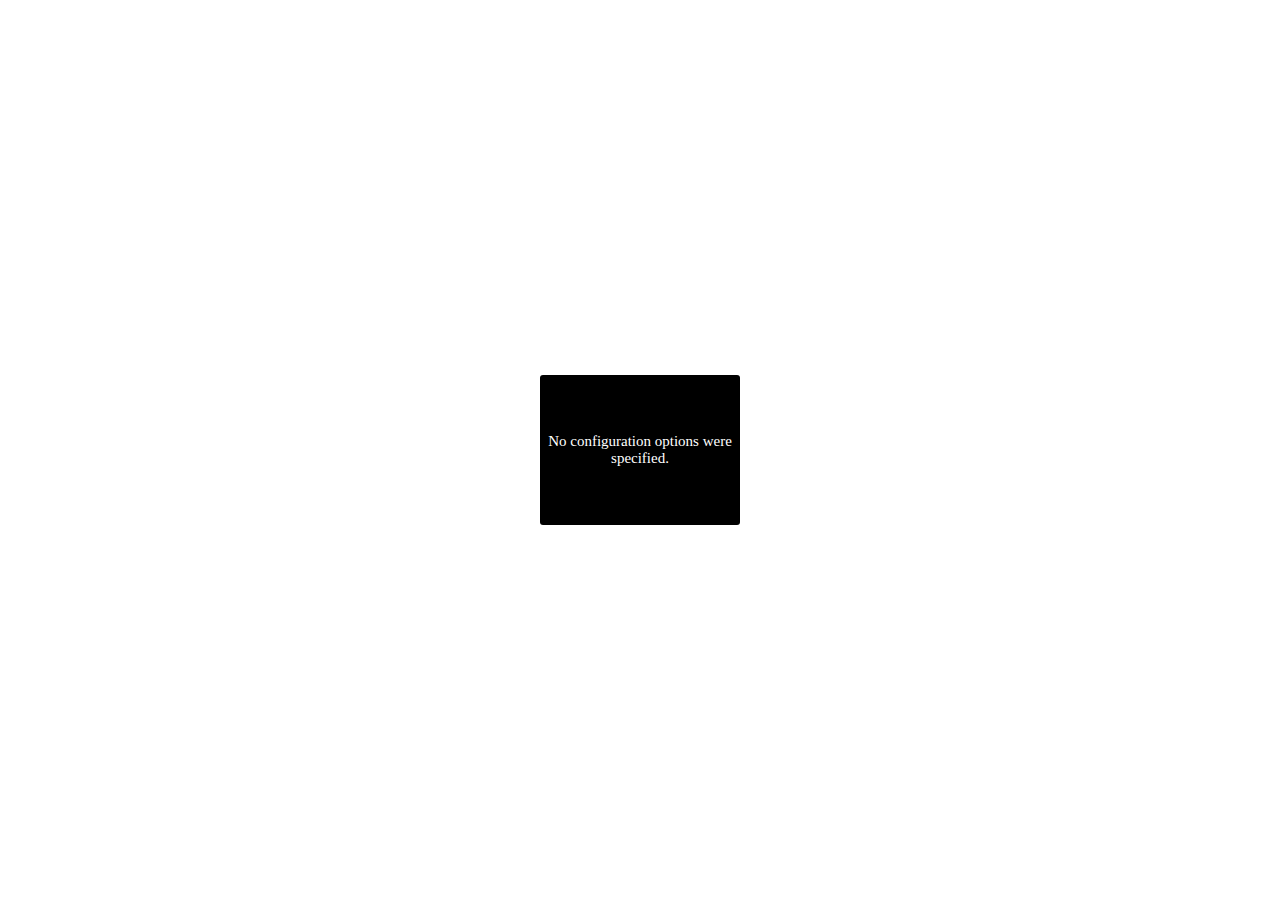
<file: pannellum/pannellum.htm>
<!DOCTYPE HTML>
<!-- Pannellum 2.5.7, https://github.com/mpetroff/pannellum -->
<html><head><meta charset=utf-8><meta name=viewport content="width=device-width, initial-scale=1.0"><title>Pannellum</title><style type="text/css">.pnlm-container{margin:0;padding:0;overflow:hidden;position:relative;cursor:default;width:100%;height:100%;font-family:Helvetica,"Nimbus Sans L","Liberation Sans",Arial,sans-serif;background:#f4f4f4 url('data:image/svg+xml,%3Csvg%20xmlns%3D%22http%3A%2F%2Fwww.w3.org%2F2000%2Fsvg%22%20width%3D%2267%22%20height%3D%22100%22%20viewBox%3D%220%200%2067%20100%22%3E%0A%3Cpath%20stroke%3D%22%23ccc%22%20fill%3D%22none%22%20d%3D%22M33.5%2C50%2C0%2C63%2C33.5%2C75%2C67%2C63%2C33.5%2C50m-33.5-50%2C67%2C25m-0.5%2C0%2C0%2C75m-66.5-75%2C67-25m-33.5%2C75%2C0%2C25m0-100%2C0%2C50%22%2F%3E%0A%3C%2Fsvg%3E%0A') repeat;-webkit-user-select:none;-khtml-user-select:none;-moz-user-select:none;-o-user-select:none;-ms-user-select:none;user-select:none;outline:0;line-height:1.4;contain:content}.pnlm-container *{box-sizing:content-box}.pnlm-ui{position:absolute;width:100%;height:100%;z-index:1}.pnlm-grab{cursor:grab;cursor:url('data:image/svg+xml,%3Csvg%20xmlns%3D%22http%3A%2F%2Fwww.w3.org%2F2000%2Fsvg%22%20height%3D%2226%22%20width%3D%2226%22%3E%0A%3Cpath%20stroke%3D%22%23000%22%20stroke-width%3D%221px%22%20fill%3D%22%23fff%22%20d%3D%22m15.3%2020.5s6.38-6.73%204.64-8.24-3.47%201.01-3.47%201.01%203.61-5.72%201.41-6.49c-2.2-0.769-3.33%204.36-3.33%204.36s0.873-5.76-1.06-5.76-1.58%205.39-1.58%205.39-0.574-4.59-2.18-4.12c-1.61%200.468-0.572%205.51-0.572%205.51s-1.58-4.89-2.93-3.79c-1.35%201.11%200.258%205.25%200.572%206.62%200.836%202.43%202.03%202.94%202.17%205.55%22%2F%3E%0A%3C%2Fsvg%3E%0A') 12 8,default}.pnlm-grabbing{cursor:grabbing;cursor:url('data:image/svg+xml,%3Csvg%20xmlns%3D%22http%3A%2F%2Fwww.w3.org%2F2000%2Fsvg%22%20height%3D%2226%22%20width%3D%2226%22%3E%0A%3Cpath%20stroke%3D%22%23000%22%20stroke-width%3D%221px%22%20fill%3D%22%23fff%22%20d%3D%22m15.3%2020.5s5.07-5.29%203.77-6.74c-1.31-1.45-2.53%200.14-2.53%200.14s2.74-3.29%200.535-4.06c-2.2-0.769-2.52%201.3-2.52%201.3s0.81-2.13-1.12-2.13-1.52%201.77-1.52%201.77-0.261-1.59-1.87-1.12c-1.61%200.468-0.874%202.17-0.874%202.17s-0.651-1.55-2-0.445c-1.35%201.11-0.68%202.25-0.365%203.62%200.836%202.43%202.03%202.94%202.17%205.55%22%2F%3E%0A%3C%2Fsvg%3E%0A') 12 8,default}.pnlm-sprite{background-image:url('data:image/svg+xml,%3Csvg%20xmlns%3D%22http%3A%2F%2Fwww.w3.org%2F2000%2Fsvg%22%20width%3D%2226%22%20height%3D%22208%22%3E%0A%3Ccircle%20fill-opacity%3D%22.78%22%20cy%3D%22117%22%20cx%3D%2213%22%20r%3D%2211%22%20fill%3D%22%23fff%22%2F%3E%0A%3Ccircle%20fill-opacity%3D%22.78%22%20cy%3D%22143%22%20cx%3D%2213%22%20r%3D%2211%22%20fill%3D%22%23fff%22%2F%3E%0A%3Ccircle%20cy%3D%22169%22%20cx%3D%2213%22%20r%3D%227%22%20fill%3D%22none%22%20stroke%3D%22%23000%22%20stroke-width%3D%222%22%2F%3E%0A%3Ccircle%20cy%3D%22195%22%20cx%3D%2213%22%20r%3D%227%22%20fill%3D%22none%22%20stroke%3D%22%23000%22%20stroke-width%3D%222%22%2F%3E%0A%3Ccircle%20cx%3D%2213%22%20cy%3D%22195%22%20r%3D%222.5%22%2F%3E%0A%3Cpath%20d%3D%22m5%2083v6h2v-4h4v-2zm10%200v2h4v4h2v-6zm-5%205v6h6v-6zm-5%205v6h6v-2h-4v-4zm14%200v4h-4v2h6v-6z%22%2F%3E%0A%3Cpath%20d%3D%22m13%20110a7%207%200%200%200%20-7%207%207%207%200%200%200%207%207%207%207%200%200%200%207%20-7%207%207%200%200%200%20-7%20-7zm-1%203h2v2h-2zm0%203h2v5h-2z%22%2F%3E%0A%3Cpath%20d%3D%22m5%2057v6h2v-4h4v-2zm10%200v2h4v4h2v-6zm-10%2010v6h6v-2h-4v-4zm14%200v4h-4v2h6v-6z%22%2F%3E%0A%3Cpath%20d%3D%22m17%2038v2h-8v-2z%22%2F%3E%0A%3Cpath%20d%3D%22m12%209v3h-3v2h3v3h2v-3h3v-2h-3v-3z%22%2F%3E%0A%3Cpath%20d%3D%22m13%20136-6.125%206.125h4.375v7.875h3.5v-7.875h4.375z%22%2F%3E%0A%3Cpath%20d%3D%22m10.428%20173.33v-5.77l5-2.89v5.77zm1-1.73%203-1.73-3.001-1.74z%22%2F%3E%0A%3C%2Fsvg%3E%0A')}.pnlm-container:-moz-full-screen{height:100%!important;width:100%!important;position:static!important}.pnlm-container:-webkit-full-screen{height:100%!important;width:100%!important;position:static!important}.pnlm-container:-ms-fullscreen{height:100%!important;width:100%!important;position:static!important}.pnlm-container:fullscreen{height:100%!important;width:100%!important;position:static!important}.pnlm-render-container{cursor:inherit;position:absolute;height:100%;width:100%}.pnlm-controls{margin-top:4px;background-color:#fff;border:1px solid #999;border-color:rgba(0,0,0,0.4);border-radius:3px;cursor:pointer;z-index:2;-webkit-transform:translateZ(9999px);transform:translateZ(9999px)}.pnlm-control:hover{background-color:#f8f8f8}.pnlm-controls-container{position:absolute;top:0;left:4px;z-index:1}.pnlm-zoom-controls{width:26px;height:52px}.pnlm-zoom-in{width:100%;height:50%;position:absolute;top:0;border-radius:3px 3px 0 0}.pnlm-zoom-out{width:100%;height:50%;position:absolute;bottom:0;background-position:0 -26px;border-top:1px solid #ddd;border-top-color:rgba(0,0,0,0.10);border-radius:0 0 3px 3px}.pnlm-fullscreen-toggle-button,.pnlm-orientation-button,.pnlm-hot-spot-debug-indicator{width:26px;height:26px}.pnlm-hot-spot-debug-indicator{position:absolute;top:50%;left:50%;width:26px;height:26px;margin:-13px 0 0 -13px;background-color:rgba(255,255,255,0.5);border-radius:13px;display:none}.pnlm-orientation-button-inactive{background-position:0 -156px}.pnlm-orientation-button-active{background-position:0 -182px}.pnlm-fullscreen-toggle-button-inactive{background-position:0 -52px}.pnlm-fullscreen-toggle-button-active{background-position:0 -78px}.pnlm-panorama-info{position:absolute;bottom:4px;background-color:rgba(0,0,0,0.7);border-radius:0 3px 3px 0;padding-right:10px;color:#fff;text-align:left;display:none;z-index:2;-webkit-transform:translateZ(9999px);transform:translateZ(9999px)}.pnlm-title-box{position:relative;font-size:20px;display:table;padding-left:5px;margin-bottom:3px}.pnlm-author-box{position:relative;font-size:12px;display:table;padding-left:5px}.pnlm-load-box{position:absolute;top:50%;left:50%;width:200px;height:150px;margin:-75px 0 0 -100px;background-color:rgba(0,0,0,0.7);border-radius:3px;text-align:center;font-size:20px;display:none;color:#fff}.pnlm-load-box p{margin:20px 0}.pnlm-lbox{position:absolute;top:50%;left:50%;width:20px;height:20px;margin:-10px 0 0 -10px;display:none}.pnlm-loading{animation-duration:1.5s;-webkit-animation-duration:1.5s;animation-name:pnlm-mv;-webkit-animation-name:pnlm-mv;animation-iteration-count:infinite;-webkit-animation-iteration-count:infinite;animation-timing-function:linear;-webkit-animation-timing-function:linear;height:10px;width:10px;background-color:#fff;position:relative}@keyframes pnlm-mv{from{left:0;top:0}25%{left:10px;top:0}50%{left:10px;top:10px}75%{left:0;top:10px}to{left:0;top:0}}@-webkit-keyframes pnlm-mv{from{left:0;top:0}25%{left:10px;top:0}50%{left:10px;top:10px}75%{left:0;top:10px}to{left:0;top:0}}.pnlm-load-button{position:absolute;top:50%;left:50%;width:200px;height:100px;margin:-50px 0 0 -100px;background-color:rgba(0,0,0,.7);border-radius:3px;text-align:center;font-size:20px;display:table;color:#fff;cursor:pointer}.pnlm-load-button:hover{background-color:rgba(0,0,0,.8)}.pnlm-load-button p{display:table-cell;vertical-align:middle}.pnlm-info-box{font-size:15px;position:absolute;top:50%;left:50%;width:200px;height:150px;margin:-75px 0 0 -100px;background-color:#000;border-radius:3px;display:table;text-align:center;color:#fff;table-layout:fixed}.pnlm-info-box a,.pnlm-author-box a{color:#fff;word-wrap:break-word;overflow-wrap:break-word}.pnlm-info-box p{display:table-cell;vertical-align:middle;padding:0 5px 0 5px}.pnlm-error-msg{display:none}.pnlm-about-msg{font-size:11px;line-height:11px;color:#fff;padding:5px 8px 5px 8px;background:rgba(0,0,0,0.7);border-radius:3px;position:absolute;top:50px;left:50px;display:none;opacity:0;-moz-transition:opacity .3s ease-in-out;-webkit-transition:opacity .3s ease-in-out;-o-transition:opacity .3s ease-in-out;-ms-transition:opacity .3s ease-in-out;transition:opacity .3s ease-in-out;z-index:1}.pnlm-about-msg a:link,.pnlm-about-msg a:visited{color:#fff}.pnlm-about-msg a:hover,.pnlm-about-msg a:active{color:#eee}.pnlm-hotspot-base{position:absolute;visibility:hidden;cursor:default;vertical-align:middle;top:0;z-index:1}.pnlm-hotspot{height:26px;width:26px;border-radius:13px}.pnlm-hotspot:hover{background-color:rgba(255,255,255,0.2)}.pnlm-hotspot.pnlm-info{background-position:0 -104px}.pnlm-hotspot.pnlm-scene{background-position:0 -130px}div.pnlm-tooltip span{visibility:hidden;position:absolute;border-radius:3px;background-color:rgba(0,0,0,0.7);color:#fff;text-align:center;max-width:200px;padding:5px 10px;margin-left:-220px;cursor:default}div.pnlm-tooltip:hover span{visibility:visible}div.pnlm-tooltip:hover span:after{content:'';position:absolute;width:0;height:0;border-width:10px;border-style:solid;border-color:rgba(0,0,0,0.7) transparent transparent transparent;bottom:-20px;left:-10px;margin:0 50%}.pnlm-compass{position:absolute;width:50px;height:50px;right:4px;bottom:4px;border-radius:25px;background-image:url('data:image/svg+xml,%3Csvg%20xmlns%3D%22http%3A%2F%2Fwww.w3.org%2F2000%2Fsvg%22%20height%3D%2250%22%20width%3D%2250%22%3E%0A%3Cpath%20d%3D%22m24.5078%206-3.2578%2018h7.5l-3.25781-18h-0.984376zm-3.2578%2020%203.2578%2018h0.9844l3.2578-18h-7.5zm1.19531%200.9941h5.10938l-2.5547%2014.1075-2.5547-14.1075z%22%2F%3E%0A%3C%2Fsvg%3E%0A');cursor:default;display:none}.pnlm-world{position:absolute;left:50%;top:50%}.pnlm-face{position:absolute;-webkit-transform-origin:0 0;transform-origin:0 0}.pnlm-dragfix,.pnlm-preview-img{position:absolute;height:100%;width:100%}.pnlm-preview-img{background-size:cover;background-position:center}.pnlm-lbar{width:150px;margin:0 auto;border:#fff 1px solid;height:6px}.pnlm-lbar-fill{background:#fff;height:100%;width:0}.pnlm-lmsg{font-size:12px}.pnlm-fade-img{position:absolute;top:0;left:0}.pnlm-pointer{cursor:pointer}html{height:100%}body{margin:0;padding:0;overflow:hidden;position:fixed;cursor:default;width:100%;height:100%}</style></head><body><div id=container><noscript><div class=pnlm-info-box><p>Javascript is required to view this panorama.<br>(It could be worse; you could need a plugin.)</p></div></noscript></div><script type="text/javascript">window.libpannellum=function(y,c,p){function M(A){function M(a,e){return 1==a.level&&1!=e.level?-1:1==e.level&&1!=a.level?1:e.timestamp-a.timestamp}function Q(a,e){return a.level!=e.level?a.level-e.level:a.diff-e.diff}function ma(a,e,d,c,m,f){this.vertices=a;this.side=e;this.level=d;this.x=c;this.y=m;this.path=f.replace("%s",e).replace("%l",d).replace("%x",c).replace("%y",m)}function Ia(a,e,c,p,m){var f;var g=e.vertices;f=na(a,g.slice(0,3));var t=na(a,g.slice(3,6)),x=na(a,g.slice(6,9)),g=na(a,g.slice(9,
12)),s=f[0]+t[0]+x[0]+g[0];-4==s||4==s?f=!1:(s=f[1]+t[1]+x[1]+g[1],f=-4==s||4==s?!1:4!=f[2]+t[2]+x[2]+g[2]);if(f){f=e.vertices;t=f[0]+f[3]+f[6]+f[9];x=f[1]+f[4]+f[7]+f[10];g=f[2]+f[5]+f[8]+f[11];s=Math.sqrt(t*t+x*x+g*g);g=Math.asin(g/s);t=Math.atan2(x,t)-p;t+=t>Math.PI?-2*Math.PI:t<-Math.PI?2*Math.PI:0;t=Math.abs(t);e.diff=Math.acos(Math.sin(c)*Math.sin(g)+Math.cos(c)*Math.cos(g)*Math.cos(t));t=!1;for(x=0;x<d.nodeCache.length;x++)if(d.nodeCache[x].path==e.path){t=!0;d.nodeCache[x].timestamp=d.nodeCacheTimestamp++;
d.nodeCache[x].diff=e.diff;d.currentNodes.push(d.nodeCache[x]);break}t||(e.timestamp=d.nodeCacheTimestamp++,d.currentNodes.push(e),d.nodeCache.push(e));if(e.level<d.level){var g=n.cubeResolution*Math.pow(2,e.level-n.maxLevel),t=Math.ceil(g*n.invTileResolution)-1,x=g%n.tileResolution*2,k=2*g%n.tileResolution;0===k&&(k=n.tileResolution);0===x&&(x=2*n.tileResolution);s=0.5;if(e.x==t||e.y==t)s=1-n.tileResolution/(n.tileResolution+k);var l=1-s,g=[],z=s,y=s,E=s,G=l,A=l,C=l;if(k<n.tileResolution)if(e.x==
t&&e.y!=t){if(A=y=0.5,"d"==e.side||"u"==e.side)C=E=0.5}else e.x!=t&&e.y==t&&(G=z=0.5,"l"==e.side||"r"==e.side)&&(C=E=0.5);x<=n.tileResolution&&(e.x==t&&(z=0,G=1,"l"==e.side||"r"==e.side)&&(E=0,C=1),e.y==t&&(y=0,A=1,"d"==e.side||"u"==e.side)&&(E=0,C=1));k=[f[0],f[1],f[2],f[0]*z+f[3]*G,f[1]*s+f[4]*l,f[2]*E+f[5]*C,f[0]*z+f[6]*G,f[1]*y+f[7]*A,f[2]*E+f[8]*C,f[0]*s+f[9]*l,f[1]*y+f[10]*A,f[2]*E+f[11]*C];k=new ma(k,e.side,e.level+1,2*e.x,2*e.y,n.fullpath);g.push(k);e.x==t&&x<=n.tileResolution||(k=[f[0]*z+
f[3]*G,f[1]*s+f[4]*l,f[2]*E+f[5]*C,f[3],f[4],f[5],f[3]*s+f[6]*l,f[4]*y+f[7]*A,f[5]*E+f[8]*C,f[0]*z+f[6]*G,f[1]*y+f[7]*A,f[2]*E+f[8]*C],k=new ma(k,e.side,e.level+1,2*e.x+1,2*e.y,n.fullpath),g.push(k));e.x==t&&x<=n.tileResolution||e.y==t&&x<=n.tileResolution||(k=[f[0]*z+f[6]*G,f[1]*y+f[7]*A,f[2]*E+f[8]*C,f[3]*s+f[6]*l,f[4]*y+f[7]*A,f[5]*E+f[8]*C,f[6],f[7],f[8],f[9]*z+f[6]*G,f[10]*s+f[7]*l,f[11]*E+f[8]*C],k=new ma(k,e.side,e.level+1,2*e.x+1,2*e.y+1,n.fullpath),g.push(k));e.y==t&&x<=n.tileResolution||
(k=[f[0]*s+f[9]*l,f[1]*y+f[10]*A,f[2]*E+f[11]*C,f[0]*z+f[6]*G,f[1]*y+f[7]*A,f[2]*E+f[8]*C,f[9]*z+f[6]*G,f[10]*s+f[7]*l,f[11]*E+f[8]*C,f[9],f[10],f[11]],k=new ma(k,e.side,e.level+1,2*e.x,2*e.y+1,n.fullpath),g.push(k));for(e=0;e<g.length;e++)Ia(a,g[e],c,p,m)}}}function ta(){return[-1,1,-1,1,1,-1,1,-1,-1,-1,-1,-1,1,1,1,-1,1,1,-1,-1,1,1,-1,1,-1,1,1,1,1,1,1,1,-1,-1,1,-1,-1,-1,-1,1,-1,-1,1,-1,1,-1,-1,1,-1,1,1,-1,1,-1,-1,-1,-1,-1,-1,1,1,1,-1,1,1,1,1,-1,1,1,-1,-1]}function ua(a,e,d){var c=Math.sin(e);e=Math.cos(e);
if("x"==d)return[a[0],e*a[1]+c*a[2],e*a[2]-c*a[1],a[3],e*a[4]+c*a[5],e*a[5]-c*a[4],a[6],e*a[7]+c*a[8],e*a[8]-c*a[7]];if("y"==d)return[e*a[0]-c*a[2],a[1],e*a[2]+c*a[0],e*a[3]-c*a[5],a[4],e*a[5]+c*a[3],e*a[6]-c*a[8],a[7],e*a[8]+c*a[6]];if("z"==d)return[e*a[0]+c*a[1],e*a[1]-c*a[0],a[2],e*a[3]+c*a[4],e*a[4]-c*a[3],a[5],e*a[6]+c*a[7],e*a[7]-c*a[6],a[8]]}function oa(a){return[a[0],a[4],a[8],a[12],a[1],a[5],a[9],a[13],a[2],a[6],a[10],a[14],a[3],a[7],a[11],a[15]]}function Ja(a){Ka(a,a.path+"."+n.extension,
function(e,c){a.texture=e;a.textureLoaded=c?2:1},va.crossOrigin)}function na(a,e){var c=[a[0]*e[0]+a[1]*e[1]+a[2]*e[2],a[4]*e[0]+a[5]*e[1]+a[6]*e[2],a[11]+a[8]*e[0]+a[9]*e[1]+a[10]*e[2],1/(a[12]*e[0]+a[13]*e[1]+a[14]*e[2])],d=c[0]*c[3],m=c[1]*c[3],c=c[2]*c[3],f=[0,0,0];-1>d&&(f[0]=-1);1<d&&(f[0]=1);-1>m&&(f[1]=-1);1<m&&(f[1]=1);if(-1>c||1<c)f[2]=1;return f}function Da(){console.log("Reducing canvas size due to error 1286!");F.width=Math.round(F.width/2);F.height=Math.round(F.height/2)}var F=c.createElement("canvas");
F.style.width=F.style.height="100%";A.appendChild(F);var d,a,V,W,aa,S,wa,ia,n,z,H,ea,Ea,Z,pa,va;this.init=function(L,e,y,J,m,f,g,t){function x(a){if(Q){var e=a*a*4,f=new Uint8ClampedArray(e),c=t.backgroundColor?t.backgroundColor:[0,0,0];c[0]*=255;c[1]*=255;c[2]*=255;for(var b=0;b<e;b++)f[b++]=c[0],f[b++]=c[1],f[b++]=c[2];a=new ImageData(f,a,a);for(s=0;6>s;s++)0==n[s].width&&(n[s]=a)}}e===p&&(e="equirectangular");if("equirectangular"!=e&&"cubemap"!=e&&"multires"!=e)throw console.log("Error: invalid image type specified!"),
{type:"config error"};z=e;n=L;H=y;va=t||{};if(d){V&&(a.detachShader(d,V),a.deleteShader(V));W&&(a.detachShader(d,W),a.deleteShader(W));a.bindBuffer(a.ARRAY_BUFFER,null);a.bindBuffer(a.ELEMENT_ARRAY_BUFFER,null);d.texture&&a.deleteTexture(d.texture);if(d.nodeCache)for(L=0;L<d.nodeCache.length;L++)a.deleteTexture(d.nodeCache[L].texture);a.deleteProgram(d);d=p}ia=p;var s,Q=!1,B;if("cubemap"==z)for(s=0;6>s;s++)0<n[s].width?(B===p&&(B=n[s].width),B!=n[s].width&&console.log("Cube faces have inconsistent widths: "+
B+" vs. "+n[s].width)):Q=!0;"cubemap"==z&&0!==(B&B-1)&&(navigator.userAgent.toLowerCase().match(/(iphone|ipod|ipad).* os 8_/)||navigator.userAgent.toLowerCase().match(/(iphone|ipod|ipad).* os 9_/)||navigator.userAgent.toLowerCase().match(/(iphone|ipod|ipad).* os 10_/)||navigator.userAgent.match(/Trident.*rv[ :]*11\./))||(a||(a=F.getContext("experimental-webgl",{alpha:!1,depth:!1})),a&&1286==a.getError()&&Da());if(!a&&("multires"==z&&n.hasOwnProperty("fallbackPath")||"cubemap"==z)&&("WebkitAppearance"in
c.documentElement.style||navigator.userAgent.match(/Trident.*rv[ :]*11\./)||-1!==navigator.appVersion.indexOf("MSIE 10"))){S&&A.removeChild(S);S=c.createElement("div");S.className="pnlm-world";J=n.basePath?n.basePath+n.fallbackPath:n.fallbackPath;var M="frblud".split(""),T=0;m=function(){var a=c.createElement("canvas");a.className="pnlm-face pnlm-"+M[this.side]+"face";S.appendChild(a);var e=a.getContext("2d");a.style.width=this.width+4+"px";a.style.height=this.height+4+"px";a.width=this.width+4;a.height=
this.height+4;e.drawImage(this,2,2);var f=e.getImageData(0,0,a.width,a.height),g=f.data,b,d;for(b=2;b<a.width-2;b++)for(d=0;4>d;d++)g[4*(b+a.width)+d]=g[4*(b+2*a.width)+d],g[4*(b+a.width*(a.height-2))+d]=g[4*(b+a.width*(a.height-3))+d];for(b=2;b<a.height-2;b++)for(d=0;4>d;d++)g[4*(b*a.width+1)+d]=g[4*(b*a.width+2)+d],g[4*((b+1)*a.width-2)+d]=g[4*((b+1)*a.width-3)+d];for(d=0;4>d;d++)g[4*(a.width+1)+d]=g[4*(2*a.width+2)+d],g[4*(2*a.width-2)+d]=g[4*(3*a.width-3)+d],g[4*(a.width*(a.height-2)+1)+d]=g[4*
(a.width*(a.height-3)+2)+d],g[4*(a.width*(a.height-1)-2)+d]=g[4*(a.width*(a.height-2)-3)+d];for(b=1;b<a.width-1;b++)for(d=0;4>d;d++)g[4*b+d]=g[4*(b+a.width)+d],g[4*(b+a.width*(a.height-1))+d]=g[4*(b+a.width*(a.height-2))+d];for(b=1;b<a.height-1;b++)for(d=0;4>d;d++)g[b*a.width*4+d]=g[4*(b*a.width+1)+d],g[4*((b+1)*a.width-1)+d]=g[4*((b+1)*a.width-2)+d];for(d=0;4>d;d++)g[d]=g[4*(a.width+1)+d],g[4*(a.width-1)+d]=g[4*(2*a.width-2)+d],g[a.width*(a.height-1)*4+d]=g[4*(a.width*(a.height-2)+1)+d],g[4*(a.width*
a.height-1)+d]=g[4*(a.width*(a.height-1)-2)+d];e.putImageData(f,0,0);E.call(this)};var E=function(){0<this.width?(aa===p&&(aa=this.width),aa!=this.width&&console.log("Fallback faces have inconsistent widths: "+aa+" vs. "+this.width)):Q=!0;T++;6==T&&(aa=this.width,A.appendChild(S),g())},Q=!1;for(s=0;6>s;s++)f=new Image,f.crossOrigin=va.crossOrigin?va.crossOrigin:"anonymous",f.side=s,f.onload=m,f.onerror=E,f.src="multires"==z?J.replace("%s",M[s])+"."+n.extension:n[s].src;x(aa)}else{if(!a)throw console.log("Error: no WebGL support detected!"),
{type:"no webgl"};"cubemap"==z&&x(B);n.fullpath=n.basePath?n.basePath+n.path:n.path;n.invTileResolution=1/n.tileResolution;L=ta();wa=[];for(s=0;6>s;s++)wa[s]=L.slice(12*s,12*s+12),L=ta();L=0;if("equirectangular"==z){if(L=a.getParameter(a.MAX_TEXTURE_SIZE),Math.max(n.width/2,n.height)>L)throw console.log("Error: The image is too big; it's "+n.width+"px wide, but this device's maximum supported size is "+2*L+"px."),{type:"webgl size error",width:n.width,maxWidth:2*L};}else if("cubemap"==z&&B>a.getParameter(a.MAX_CUBE_MAP_TEXTURE_SIZE))throw console.log("Error: The image is too big; it's "+
B+"px wide, but this device's maximum supported size is "+L+"px."),{type:"webgl size error",width:B,maxWidth:L};t===p||t.horizonPitch===p&&t.horizonRoll===p||(ia=[t.horizonPitch==p?0:t.horizonPitch,t.horizonRoll==p?0:t.horizonRoll]);B=a.TEXTURE_2D;a.viewport(0,0,a.drawingBufferWidth,a.drawingBufferHeight);a.getShaderPrecisionFormat&&(e=a.getShaderPrecisionFormat(a.FRAGMENT_SHADER,a.HIGH_FLOAT))&&1>e.precision&&(ba=ba.replace("highp","mediump"));V=a.createShader(a.VERTEX_SHADER);e=l;"multires"==z&&
(e=k);a.shaderSource(V,e);a.compileShader(V);W=a.createShader(a.FRAGMENT_SHADER);e=qa;"cubemap"==z?(B=a.TEXTURE_CUBE_MAP,e=ja):"multires"==z&&(e=Sa);a.shaderSource(W,e);a.compileShader(W);d=a.createProgram();a.attachShader(d,V);a.attachShader(d,W);a.linkProgram(d);a.getShaderParameter(V,a.COMPILE_STATUS)||console.log(a.getShaderInfoLog(V));a.getShaderParameter(W,a.COMPILE_STATUS)||console.log(a.getShaderInfoLog(W));a.getProgramParameter(d,a.LINK_STATUS)||console.log(a.getProgramInfoLog(d));a.useProgram(d);
d.drawInProgress=!1;e=t.backgroundColor?t.backgroundColor:[0,0,0];a.clearColor(e[0],e[1],e[2],1);a.clear(a.COLOR_BUFFER_BIT);d.texCoordLocation=a.getAttribLocation(d,"a_texCoord");a.enableVertexAttribArray(d.texCoordLocation);"multires"!=z?(ea||(ea=a.createBuffer()),a.bindBuffer(a.ARRAY_BUFFER,ea),a.bufferData(a.ARRAY_BUFFER,new Float32Array([-1,1,1,1,1,-1,-1,1,1,-1,-1,-1]),a.STATIC_DRAW),a.vertexAttribPointer(d.texCoordLocation,2,a.FLOAT,!1,0,0),d.aspectRatio=a.getUniformLocation(d,"u_aspectRatio"),
a.uniform1f(d.aspectRatio,a.drawingBufferWidth/a.drawingBufferHeight),d.psi=a.getUniformLocation(d,"u_psi"),d.theta=a.getUniformLocation(d,"u_theta"),d.f=a.getUniformLocation(d,"u_f"),d.h=a.getUniformLocation(d,"u_h"),d.v=a.getUniformLocation(d,"u_v"),d.vo=a.getUniformLocation(d,"u_vo"),d.rot=a.getUniformLocation(d,"u_rot"),a.uniform1f(d.h,J/(2*Math.PI)),a.uniform1f(d.v,m/Math.PI),a.uniform1f(d.vo,f/Math.PI*2),"equirectangular"==z&&(d.backgroundColor=a.getUniformLocation(d,"u_backgroundColor"),a.uniform4fv(d.backgroundColor,
e.concat([1]))),d.texture=a.createTexture(),a.bindTexture(B,d.texture),"cubemap"==z?(a.texImage2D(a.TEXTURE_CUBE_MAP_POSITIVE_X,0,a.RGB,a.RGB,a.UNSIGNED_BYTE,n[1]),a.texImage2D(a.TEXTURE_CUBE_MAP_NEGATIVE_X,0,a.RGB,a.RGB,a.UNSIGNED_BYTE,n[3]),a.texImage2D(a.TEXTURE_CUBE_MAP_POSITIVE_Y,0,a.RGB,a.RGB,a.UNSIGNED_BYTE,n[4]),a.texImage2D(a.TEXTURE_CUBE_MAP_NEGATIVE_Y,0,a.RGB,a.RGB,a.UNSIGNED_BYTE,n[5]),a.texImage2D(a.TEXTURE_CUBE_MAP_POSITIVE_Z,0,a.RGB,a.RGB,a.UNSIGNED_BYTE,n[0]),a.texImage2D(a.TEXTURE_CUBE_MAP_NEGATIVE_Z,
0,a.RGB,a.RGB,a.UNSIGNED_BYTE,n[2])):n.width<=L?(a.uniform1i(a.getUniformLocation(d,"u_splitImage"),0),a.texImage2D(B,0,a.RGB,a.RGB,a.UNSIGNED_BYTE,n)):(a.uniform1i(a.getUniformLocation(d,"u_splitImage"),1),J=c.createElement("canvas"),J.width=n.width/2,J.height=n.height,J=J.getContext("2d"),J.drawImage(n,0,0),m=J.getImageData(0,0,n.width/2,n.height),a.texImage2D(B,0,a.RGB,a.RGB,a.UNSIGNED_BYTE,m),d.texture2=a.createTexture(),a.activeTexture(a.TEXTURE1),a.bindTexture(B,d.texture2),a.uniform1i(a.getUniformLocation(d,
"u_image1"),1),J.drawImage(n,-n.width/2,0),m=J.getImageData(0,0,n.width/2,n.height),a.texImage2D(B,0,a.RGB,a.RGB,a.UNSIGNED_BYTE,m),a.texParameteri(B,a.TEXTURE_WRAP_S,a.CLAMP_TO_EDGE),a.texParameteri(B,a.TEXTURE_WRAP_T,a.CLAMP_TO_EDGE),a.texParameteri(B,a.TEXTURE_MIN_FILTER,a.LINEAR),a.texParameteri(B,a.TEXTURE_MAG_FILTER,a.LINEAR),a.activeTexture(a.TEXTURE0)),a.texParameteri(B,a.TEXTURE_WRAP_S,a.CLAMP_TO_EDGE),a.texParameteri(B,a.TEXTURE_WRAP_T,a.CLAMP_TO_EDGE),a.texParameteri(B,a.TEXTURE_MIN_FILTER,
a.LINEAR),a.texParameteri(B,a.TEXTURE_MAG_FILTER,a.LINEAR)):(d.vertPosLocation=a.getAttribLocation(d,"a_vertCoord"),a.enableVertexAttribArray(d.vertPosLocation),Ea||(Ea=a.createBuffer()),Z||(Z=a.createBuffer()),pa||(pa=a.createBuffer()),a.bindBuffer(a.ARRAY_BUFFER,Z),a.bufferData(a.ARRAY_BUFFER,new Float32Array([0,0,1,0,1,1,0,1]),a.STATIC_DRAW),a.bindBuffer(a.ELEMENT_ARRAY_BUFFER,pa),a.bufferData(a.ELEMENT_ARRAY_BUFFER,new Uint16Array([0,1,2,0,2,3]),a.STATIC_DRAW),d.perspUniform=a.getUniformLocation(d,
"u_perspMatrix"),d.cubeUniform=a.getUniformLocation(d,"u_cubeMatrix"),d.level=-1,d.currentNodes=[],d.nodeCache=[],d.nodeCacheTimestamp=0);J=a.getError();if(0!==J)throw console.log("Error: Something went wrong with WebGL!",J),{type:"webgl error"};g()}};this.destroy=function(){A!==p&&(F!==p&&A.contains(F)&&A.removeChild(F),S!==p&&A.contains(S)&&A.removeChild(S));if(a){var d=a.getExtension("WEBGL_lose_context");d&&d.loseContext()}};this.resize=function(){var c=y.devicePixelRatio||1;F.width=F.clientWidth*
c;F.height=F.clientHeight*c;a&&(1286==a.getError()&&Da(),a.viewport(0,0,a.drawingBufferWidth,a.drawingBufferHeight),"multires"!=z&&a.uniform1f(d.aspectRatio,F.clientWidth/F.clientHeight))};this.resize();this.setPose=function(a,d){ia=[a,d]};this.render=function(c,e,k,l){var m,f=0;l===p&&(l={});l.roll&&(f=l.roll);if(ia!==p){m=ia[0];var g=ia[1],t=c,x=e,s=Math.cos(g)*Math.sin(c)*Math.sin(m)+Math.cos(c)*(Math.cos(m)*Math.cos(e)+Math.sin(g)*Math.sin(m)*Math.sin(e)),y=-Math.sin(c)*Math.sin(g)+Math.cos(c)*
Math.cos(g)*Math.sin(e);c=Math.cos(g)*Math.cos(m)*Math.sin(c)+Math.cos(c)*(-Math.cos(e)*Math.sin(m)+Math.cos(m)*Math.sin(g)*Math.sin(e));c=Math.asin(Math.max(Math.min(c,1),-1));e=Math.atan2(y,s);m=[Math.cos(t)*(Math.sin(g)*Math.sin(m)*Math.cos(x)-Math.cos(m)*Math.sin(x)),Math.cos(t)*Math.cos(g)*Math.cos(x),Math.cos(t)*(Math.cos(m)*Math.sin(g)*Math.cos(x)+Math.sin(x)*Math.sin(m))];g=[-Math.cos(c)*Math.sin(e),Math.cos(c)*Math.cos(e)];g=Math.acos(Math.max(Math.min((m[0]*g[0]+m[1]*g[1])/(Math.sqrt(m[0]*
m[0]+m[1]*m[1]+m[2]*m[2])*Math.sqrt(g[0]*g[0]+g[1]*g[1])),1),-1));0>m[2]&&(g=2*Math.PI-g);f+=g}if(a||"multires"!=z&&"cubemap"!=z){if("multires"!=z)k=2*Math.atan(Math.tan(0.5*k)/(a.drawingBufferWidth/a.drawingBufferHeight)),k=1/Math.tan(0.5*k),a.uniform1f(d.psi,e),a.uniform1f(d.theta,c),a.uniform1f(d.rot,f),a.uniform1f(d.f,k),!0===H&&"equirectangular"==z&&(a.bindTexture(a.TEXTURE_2D,d.texture),a.texImage2D(a.TEXTURE_2D,0,a.RGB,a.RGB,a.UNSIGNED_BYTE,n)),a.drawArrays(a.TRIANGLES,0,6);else{m=a.drawingBufferWidth/
a.drawingBufferHeight;g=2*Math.atan(Math.tan(k/2)*a.drawingBufferHeight/a.drawingBufferWidth);g=1/Math.tan(g/2);m=[g/m,0,0,0,0,g,0,0,0,0,100.1/-99.9,20/-99.9,0,0,-1,0];for(g=1;g<n.maxLevel&&a.drawingBufferWidth>n.tileResolution*Math.pow(2,g-1)*Math.tan(k/2)*0.707;)g++;d.level=g;g=[1,0,0,0,1,0,0,0,1];g=ua(g,-f,"z");g=ua(g,-c,"x");g=ua(g,e,"y");g=[g[0],g[1],g[2],0,g[3],g[4],g[5],0,g[6],g[7],g[8],0,0,0,0,1];a.uniformMatrix4fv(d.perspUniform,!1,new Float32Array(oa(m)));a.uniformMatrix4fv(d.cubeUniform,
!1,new Float32Array(oa(g)));f=[m[0]*g[0],m[0]*g[1],m[0]*g[2],0,m[5]*g[4],m[5]*g[5],m[5]*g[6],0,m[10]*g[8],m[10]*g[9],m[10]*g[10],m[11],-g[8],-g[9],-g[10],0];d.nodeCache.sort(M);if(200<d.nodeCache.length&&d.nodeCache.length>d.currentNodes.length+50)for(m=d.nodeCache.splice(200,d.nodeCache.length-200),g=0;g<m.length;g++)a.deleteTexture(m[g].texture);d.currentNodes=[];g="fbudlr".split("");for(m=0;6>m;m++)t=new ma(wa[m],g[m],1,0,0,n.fullpath),Ia(f,t,c,e,k);d.currentNodes.sort(Q);for(c=T.length-1;0<=c;c--)-1===
d.currentNodes.indexOf(T[c].node)&&(T[c].node.textureLoad=!1,T.splice(c,1));if(0===T.length)for(c=0;c<d.currentNodes.length;c++)if(e=d.currentNodes[c],!e.texture&&!e.textureLoad){e.textureLoad=!0;setTimeout(Ja,0,e);break}if(!d.drawInProgress){d.drawInProgress=!0;a.clear(a.COLOR_BUFFER_BIT);for(c=0;c<d.currentNodes.length;c++)1<d.currentNodes[c].textureLoaded&&(a.bindBuffer(a.ARRAY_BUFFER,Ea),a.bufferData(a.ARRAY_BUFFER,new Float32Array(d.currentNodes[c].vertices),a.STATIC_DRAW),a.vertexAttribPointer(d.vertPosLocation,
3,a.FLOAT,!1,0,0),a.bindBuffer(a.ARRAY_BUFFER,Z),a.vertexAttribPointer(d.texCoordLocation,2,a.FLOAT,!1,0,0),a.bindTexture(a.TEXTURE_2D,d.currentNodes[c].texture),a.drawElements(a.TRIANGLES,6,a.UNSIGNED_SHORT,0));d.drawInProgress=!1}}if(l.returnImage!==p)return F.toDataURL("image/png")}else for(m=aa/2,l={f:"translate3d(-"+(m+2)+"px, -"+(m+2)+"px, -"+m+"px)",b:"translate3d("+(m+2)+"px, -"+(m+2)+"px, "+m+"px) rotateX(180deg) rotateZ(180deg)",u:"translate3d(-"+(m+2)+"px, -"+m+"px, "+(m+2)+"px) rotateX(270deg)",
d:"translate3d(-"+(m+2)+"px, "+m+"px, -"+(m+2)+"px) rotateX(90deg)",l:"translate3d(-"+m+"px, -"+(m+2)+"px, "+(m+2)+"px) rotateX(180deg) rotateY(90deg) rotateZ(180deg)",r:"translate3d("+m+"px, -"+(m+2)+"px, -"+(m+2)+"px) rotateY(270deg)"},k=1/Math.tan(k/2),k=k*F.clientWidth/2+"px",e="perspective("+k+") translateZ("+k+") rotateX("+c+"rad) rotateY("+e+"rad) ",k=Object.keys(l),c=0;6>c;c++)if(f=S.querySelector(".pnlm-"+k[c]+"face"))f.style.webkitTransform=e+l[k[c]],f.style.transform=e+l[k[c]]};this.isLoading=
function(){if(a&&"multires"==z)for(var c=0;c<d.currentNodes.length;c++)if(!d.currentNodes[c].textureLoaded)return!0;return!1};this.getCanvas=function(){return F};var T=[],Ka=function(){function c(){var d=this;this.texture=this.callback=null;this.image=new Image;this.image.crossOrigin=m?m:"anonymous";var e=function(){if(0<d.image.width&&0<d.image.height){var c=d.image;a.bindTexture(a.TEXTURE_2D,d.texture);a.texImage2D(a.TEXTURE_2D,0,a.RGB,a.RGB,a.UNSIGNED_BYTE,c);a.texParameteri(a.TEXTURE_2D,a.TEXTURE_MAG_FILTER,
a.LINEAR);a.texParameteri(a.TEXTURE_2D,a.TEXTURE_MIN_FILTER,a.LINEAR);a.texParameteri(a.TEXTURE_2D,a.TEXTURE_WRAP_S,a.CLAMP_TO_EDGE);a.texParameteri(a.TEXTURE_2D,a.TEXTURE_WRAP_T,a.CLAMP_TO_EDGE);a.bindTexture(a.TEXTURE_2D,null);d.callback(d.texture,!0)}else d.callback(d.texture,!1);T.length?(c=T.shift(),d.loadTexture(c.src,c.texture,c.callback)):p[k++]=d};this.image.addEventListener("load",e);this.image.addEventListener("error",e)}function d(a,c,e,f){this.node=a;this.src=c;this.texture=e;this.callback=
f}var k=4,p={},m;c.prototype.loadTexture=function(a,c,d){this.texture=c;this.callback=d;this.image.src=a};for(var f=0;f<k;f++)p[f]=new c;return function(c,f,n,l){m=l;l=a.createTexture();k?p[--k].loadTexture(f,l,n):T.push(new d(c,f,l,n));return l}}()}var l="attribute vec2 a_texCoord;varying vec2 v_texCoord;void main() {gl_Position = vec4(a_texCoord, 0.0, 1.0);v_texCoord = a_texCoord;}",k="attribute vec3 a_vertCoord;attribute vec2 a_texCoord;uniform mat4 u_cubeMatrix;uniform mat4 u_perspMatrix;varying mediump vec2 v_texCoord;void main(void) {gl_Position = u_perspMatrix * u_cubeMatrix * vec4(a_vertCoord, 1.0);v_texCoord = a_texCoord;}",
ba="precision highp float;\nuniform float u_aspectRatio;\nuniform float u_psi;\nuniform float u_theta;\nuniform float u_f;\nuniform float u_h;\nuniform float u_v;\nuniform float u_vo;\nuniform float u_rot;\nconst float PI = 3.14159265358979323846264;\nuniform sampler2D u_image0;\nuniform sampler2D u_image1;\nuniform bool u_splitImage;\nuniform samplerCube u_imageCube;\nvarying vec2 v_texCoord;\nuniform vec4 u_backgroundColor;\nvoid main() {\nfloat x = v_texCoord.x * u_aspectRatio;\nfloat y = v_texCoord.y;\nfloat sinrot = sin(u_rot);\nfloat cosrot = cos(u_rot);\nfloat rot_x = x * cosrot - y * sinrot;\nfloat rot_y = x * sinrot + y * cosrot;\nfloat sintheta = sin(u_theta);\nfloat costheta = cos(u_theta);\nfloat a = u_f * costheta - rot_y * sintheta;\nfloat root = sqrt(rot_x * rot_x + a * a);\nfloat lambda = atan(rot_x / root, a / root) + u_psi;\nfloat phi = atan((rot_y * costheta + u_f * sintheta) / root);",
ja=ba+"float cosphi = cos(phi);\ngl_FragColor = textureCube(u_imageCube, vec3(cosphi*sin(lambda), sin(phi), cosphi*cos(lambda)));\n}",qa=ba+"lambda = mod(lambda + PI, PI * 2.0) - PI;\nvec2 coord = vec2(lambda / PI, phi / (PI / 2.0));\nif(coord.x < -u_h || coord.x > u_h || coord.y < -u_v + u_vo || coord.y > u_v + u_vo)\ngl_FragColor = u_backgroundColor;\nelse {\nif(u_splitImage) {\nif(coord.x < 0.0)\ngl_FragColor = texture2D(u_image0, vec2((coord.x + u_h) / u_h, (-coord.y + u_v + u_vo) / (u_v * 2.0)));\nelse\ngl_FragColor = texture2D(u_image1, vec2((coord.x + u_h) / u_h - 1.0, (-coord.y + u_v + u_vo) / (u_v * 2.0)));\n} else {\ngl_FragColor = texture2D(u_image0, vec2((coord.x + u_h) / (u_h * 2.0), (-coord.y + u_v + u_vo) / (u_v * 2.0)));\n}\n}\n}",
Sa="varying mediump vec2 v_texCoord;uniform sampler2D u_sampler;void main(void) {gl_FragColor = texture2D(u_sampler, v_texCoord);}";return{renderer:function(c,k,p,l){return new M(c,k,p,l)}}}(window,document);
window.pannellum=function(y,c,p){function M(l,k){function M(){var a=c.createElement("div");a.innerHTML="\x3c!--[if lte IE 9]><i></i><![endif]--\x3e";if(1==a.getElementsByTagName("i").length)A();else{ra=b.hfov;Fa=b.pitch;var h;if("cubemap"==b.type){R=[];for(a=0;6>a;a++)R.push(new Image),R[a].crossOrigin=b.crossOrigin;q.load.lbox.style.display="block";q.load.lbar.style.display="none"}else if("multires"==b.type)a=JSON.parse(JSON.stringify(b.multiRes)),b.basePath&&b.multiRes.basePath&&!/^(?:[a-z]+:)?\/\//i.test(b.multiRes.basePath)?
a.basePath=b.basePath+b.multiRes.basePath:b.multiRes.basePath?a.basePath=b.multiRes.basePath:b.basePath&&(a.basePath=b.basePath),R=a;else if(!0===b.dynamic)R=b.panorama;else{if(b.panorama===p){A(b.strings.noPanoramaError);return}R=new Image}if("cubemap"==b.type)for(var v=6,d=function(){v--;0===v&&qa()},e=function(a){var ga=c.createElement("a");ga.href=G(a.target.src,!0);ga.textContent=ga.href;A(b.strings.fileAccessError.replace("%s",ga.outerHTML))},a=0;a<R.length;a++)h=b.cubeMap[a],"null"==h?(console.log("Will use background instead of missing cubemap face "+
a),d()):(b.basePath&&!ja(h)&&(h=b.basePath+h),R[a].onload=d,R[a].onerror=e,R[a].src=G(h));else if("multires"==b.type)qa();else if(h="",b.basePath&&(h=b.basePath),!0!==b.dynamic){h=ja(b.panorama)?b.panorama:h+b.panorama;R.onload=function(){y.URL.revokeObjectURL(this.src);qa()};var f=new XMLHttpRequest;f.onloadend=function(){if(200!=f.status){var a=c.createElement("a");a.href=G(h,!0);a.textContent=a.href;A(b.strings.fileAccessError.replace("%s",a.outerHTML))}Sa(this.response);q.load.msg.innerHTML=""};
f.onprogress=function(a){if(a.lengthComputable){q.load.lbarFill.style.width=a.loaded/a.total*100+"%";var b,ga;1E6<a.total?(b="MB",ga=(a.loaded/1E6).toFixed(2),a=(a.total/1E6).toFixed(2)):1E3<a.total?(b="kB",ga=(a.loaded/1E3).toFixed(1),a=(a.total/1E3).toFixed(1)):(b="B",ga=a.loaded,a=a.total);q.load.msg.innerHTML=ga+" / "+a+" "+b}else q.load.lbox.style.display="block",q.load.lbar.style.display="none"};try{f.open("GET",h,!0)}catch(g){A(b.strings.malformedURLError)}f.responseType="blob";f.setRequestHeader("Accept",
"image/*,*/*;q=0.9");f.withCredentials="use-credentials"===b.crossOrigin;f.send()}b.draggable&&K.classList.add("pnlm-grab");K.classList.remove("pnlm-grabbing");La=!0===b.dynamicUpdate;b.dynamic&&La&&(R=b.panorama,qa())}}function ja(a){return/^(?:[a-z]+:)?\/\//i.test(a)||"/"==a[0]||"blob:"==a.slice(0,5)}function qa(){D||(D=new libpannellum.renderer(N));Ta||(Ta=!0,X.addEventListener("mousedown",ma,!1),c.addEventListener("mousemove",ua,!1),c.addEventListener("mouseup",oa,!1),b.mouseZoom&&(K.addEventListener("mousewheel",
V,!1),K.addEventListener("DOMMouseScroll",V,!1)),b.doubleClickZoom&&X.addEventListener("dblclick",Ia,!1),l.addEventListener("mozfullscreenchange",g,!1),l.addEventListener("webkitfullscreenchange",g,!1),l.addEventListener("msfullscreenchange",g,!1),l.addEventListener("fullscreenchange",g,!1),y.addEventListener("resize",z,!1),y.addEventListener("orientationchange",z,!1),b.disableKeyboardCtrl||(l.addEventListener("keydown",W,!1),l.addEventListener("keyup",S,!1),l.addEventListener("blur",aa,!1)),c.addEventListener("mouseleave",
oa,!1),""===c.documentElement.style.pointerAction&&""===c.documentElement.style.touchAction?(X.addEventListener("pointerdown",F,!1),X.addEventListener("pointermove",d,!1),X.addEventListener("pointerup",a,!1),X.addEventListener("pointerleave",a,!1)):(X.addEventListener("touchstart",Ja,!1),X.addEventListener("touchmove",na,!1),X.addEventListener("touchend",Da,!1)),y.navigator.pointerEnabled&&(l.style.touchAction="none"));va();x(b.hfov);setTimeout(function(){},500)}function Sa(a){var h=new FileReader;
h.addEventListener("loadend",function(){var v=h.result;if(navigator.userAgent.toLowerCase().match(/(iphone|ipod|ipad).* os 8_/)){var c=v.indexOf("\u00ff\u00c2");(0>c||65536<c)&&A(b.strings.iOS8WebGLError)}c=v.indexOf("<x:xmpmeta");if(-1<c&&!0!==b.ignoreGPanoXMP){var d=v.substring(c,v.indexOf("</x:xmpmeta>")+12),f=function(a){var b;0<=d.indexOf(a+'="')?(b=d.substring(d.indexOf(a+'="')+a.length+2),b=b.substring(0,b.indexOf('"'))):0<=d.indexOf(a+">")&&(b=d.substring(d.indexOf(a+">")+a.length+1),b=b.substring(0,
b.indexOf("<")));return b!==p?Number(b):null},v=f("GPano:FullPanoWidthPixels"),c=f("GPano:CroppedAreaImageWidthPixels"),e=f("GPano:FullPanoHeightPixels"),g=f("GPano:CroppedAreaImageHeightPixels"),k=f("GPano:CroppedAreaTopPixels"),m=f("GPano:PoseHeadingDegrees"),l=f("GPano:PosePitchDegrees"),f=f("GPano:PoseRollDegrees");null!==v&&null!==c&&null!==e&&null!==g&&null!==k&&(0>ca.indexOf("haov")&&(b.haov=c/v*360),0>ca.indexOf("vaov")&&(b.vaov=g/e*180),0>ca.indexOf("vOffset")&&(b.vOffset=-180*((k+g/2)/e-
0.5)),null!==m&&0>ca.indexOf("northOffset")&&(b.northOffset=m,!1!==b.compass&&(b.compass=!0)),null!==l&&null!==f&&(0>ca.indexOf("horizonPitch")&&(b.horizonPitch=l),0>ca.indexOf("horizonRoll")&&(b.horizonRoll=f)))}R.src=y.URL.createObjectURL(a)});h.readAsBinaryString!==p?h.readAsBinaryString(a):h.readAsText(a)}function A(a){a===p&&(a=b.strings.genericWebGLError);q.errorMsg.innerHTML="<p>"+a+"</p>";u.load.style.display="none";q.load.box.style.display="none";q.errorMsg.style.display="table";Ma=!0;I=
p;N.style.display="none";C("error",a)}function Ba(a){var b=Q(a);ha.style.left=b.x+"px";ha.style.top=b.y+"px";clearTimeout(Ba.t1);clearTimeout(Ba.t2);ha.style.display="block";ha.style.opacity=1;Ba.t1=setTimeout(function(){ha.style.opacity=0},2E3);Ba.t2=setTimeout(function(){ha.style.display="none"},2500);a.preventDefault()}function Q(a){var b=l.getBoundingClientRect(),v={};v.x=(a.clientX||a.pageX)-b.left;v.y=(a.clientY||a.pageY)-b.top;return v}function ma(a){a.preventDefault();l.focus();if(I&&b.draggable){var h=
Q(a);if(b.hotSpotDebug){var v=ta(a);console.log("Pitch: "+v[0]+", Yaw: "+v[1]+", Center Pitch: "+b.pitch+", Center Yaw: "+b.yaw+", HFOV: "+b.hfov)}s();Ca();b.roll=0;w.hfov=0;ka=!0;O=Date.now();xa=h.x;ya=h.y;Na=b.yaw;Oa=b.pitch;K.classList.add("pnlm-grabbing");K.classList.remove("pnlm-grab");C("mousedown",a);H()}}function Ia(a){b.minHfov===b.hfov?fa.setHfov(ra,1E3):(a=ta(a),fa.lookAt(a[0],a[1],b.minHfov,1E3))}function ta(a){var h=Q(a);a=D.getCanvas();var v=a.clientWidth,c=a.clientHeight;a=h.x/v*2-
1;var c=(1-h.y/c*2)*c/v,d=1/Math.tan(b.hfov*Math.PI/360),f=Math.sin(b.pitch*Math.PI/180),e=Math.cos(b.pitch*Math.PI/180),h=d*e-c*f,v=Math.sqrt(a*a+h*h),c=180*Math.atan((c*e+d*f)/v)/Math.PI;a=180*Math.atan2(a/v,h/v)/Math.PI+b.yaw;-180>a&&(a+=360);180<a&&(a-=360);return[c,a]}function ua(a){if(ka&&I){O=Date.now();var h=D.getCanvas(),v=h.clientWidth,h=h.clientHeight;a=Q(a);var c=180*(Math.atan(xa/v*2-1)-Math.atan(a.x/v*2-1))/Math.PI*b.hfov/90+Na;w.yaw=(c-b.yaw)%360*0.2;b.yaw=c;v=360*Math.atan(Math.tan(b.hfov/
360*Math.PI)*h/v)/Math.PI;v=180*(Math.atan(a.y/h*2-1)-Math.atan(ya/h*2-1))/Math.PI*v/90+Oa;w.pitch=0.2*(v-b.pitch);b.pitch=v}}function oa(a){ka&&(ka=!1,15<Date.now()-O&&(w.pitch=w.yaw=0),K.classList.add("pnlm-grab"),K.classList.remove("pnlm-grabbing"),O=Date.now(),C("mouseup",a))}function Ja(a){if(I&&b.draggable){s();Ca();b.roll=0;w.hfov=0;var h=Q(a.targetTouches[0]);xa=h.x;ya=h.y;if(2==a.targetTouches.length){var v=Q(a.targetTouches[1]);xa+=0.5*(v.x-h.x);ya+=0.5*(v.y-h.y);Ga=Math.sqrt((h.x-v.x)*
(h.x-v.x)+(h.y-v.y)*(h.y-v.y))}ka=!0;O=Date.now();Na=b.yaw;Oa=b.pitch;C("touchstart",a);H()}}function na(a){if(b.draggable&&(a.preventDefault(),I&&(O=Date.now()),ka&&I)){var h=Q(a.targetTouches[0]),v=h.x,c=h.y;2==a.targetTouches.length&&-1!=Ga&&(a=Q(a.targetTouches[1]),v+=0.5*(a.x-h.x),c+=0.5*(a.y-h.y),h=Math.sqrt((h.x-a.x)*(h.x-a.x)+(h.y-a.y)*(h.y-a.y)),x(b.hfov+0.1*(Ga-h)),Ga=h);h=b.hfov/360*b.touchPanSpeedCoeffFactor;v=(xa-v)*h+Na;w.yaw=(v-b.yaw)%360*0.2;b.yaw=v;c=(c-ya)*h+Oa;w.pitch=0.2*(c-b.pitch);
b.pitch=c}}function Da(){ka=!1;150<Date.now()-O&&(w.pitch=w.yaw=0);Ga=-1;O=Date.now();C("touchend",event)}function F(a){"touch"==a.pointerType&&I&&b.draggable&&(la.push(a.pointerId),za.push({clientX:a.clientX,clientY:a.clientY}),a.targetTouches=za,Ja(a),a.preventDefault())}function d(a){if("touch"==a.pointerType&&b.draggable)for(var h=0;h<la.length;h++)if(a.pointerId==la[h]){za[h].clientX=a.clientX;za[h].clientY=a.clientY;a.targetTouches=za;na(a);a.preventDefault();break}}function a(a){if("touch"==
a.pointerType){for(var b=!1,c=0;c<la.length;c++)a.pointerId==la[c]&&(la[c]=p),la[c]&&(b=!0);b||(la=[],za=[],Da());a.preventDefault()}}function V(a){I&&("fullscreenonly"!=b.mouseZoom||Aa)&&(a.preventDefault(),s(),O=Date.now(),a.wheelDeltaY?(x(b.hfov-0.05*a.wheelDeltaY),w.hfov=0>a.wheelDelta?1:-1):a.wheelDelta?(x(b.hfov-0.05*a.wheelDelta),w.hfov=0>a.wheelDelta?1:-1):a.detail&&(x(b.hfov+1.5*a.detail),w.hfov=0<a.detail?1:-1),H())}function W(a){s();O=Date.now();Ca();b.roll=0;var h=a.which||a.keycode;0>
b.capturedKeyNumbers.indexOf(h)||(a.preventDefault(),27==h?Aa&&f():wa(h,!0))}function aa(){for(var a=0;10>a;a++)r[a]=!1}function S(a){var h=a.which||a.keycode;0>b.capturedKeyNumbers.indexOf(h)||(a.preventDefault(),wa(h,!1))}function wa(a,b){var c=!1;switch(a){case 109:case 189:case 17:case 173:r[0]!=b&&(c=!0);r[0]=b;break;case 107:case 187:case 16:case 61:r[1]!=b&&(c=!0);r[1]=b;break;case 38:r[2]!=b&&(c=!0);r[2]=b;break;case 87:r[6]!=b&&(c=!0);r[6]=b;break;case 40:r[3]!=b&&(c=!0);r[3]=b;break;case 83:r[7]!=
b&&(c=!0);r[7]=b;break;case 37:r[4]!=b&&(c=!0);r[4]=b;break;case 65:r[8]!=b&&(c=!0);r[8]=b;break;case 39:r[5]!=b&&(c=!0);r[5]=b;break;case 68:r[9]!=b&&(c=!0),r[9]=b}c&&b&&(da="undefined"!==typeof performance&&performance.now()?performance.now():Date.now(),H())}function ia(){if(I){var a=!1,h=b.pitch,c=b.yaw,d=b.hfov,f;f="undefined"!==typeof performance&&performance.now()?performance.now():Date.now();da===p&&(da=f);var e=(f-da)*b.hfov/1700,e=Math.min(e,1);r[0]&&!0===b.keyboardZoom&&(x(b.hfov+(0.8*w.hfov+
0.5)*e),a=!0);r[1]&&!0===b.keyboardZoom&&(x(b.hfov+(0.8*w.hfov-0.2)*e),a=!0);if(r[2]||r[6])b.pitch+=(0.8*w.pitch+0.2)*e,a=!0;if(r[3]||r[7])b.pitch+=(0.8*w.pitch-0.2)*e,a=!0;if(r[4]||r[8])b.yaw+=(0.8*w.yaw-0.2)*e,a=!0;if(r[5]||r[9])b.yaw+=(0.8*w.yaw+0.2)*e,a=!0;a&&(O=Date.now());if(b.autoRotate){if(0.001<f-da){var a=(f-da)/1E3,g=(w.yaw/a*e-0.2*b.autoRotate)*a,g=(0<-b.autoRotate?1:-1)*Math.min(Math.abs(b.autoRotate*a),Math.abs(g));b.yaw+=g}b.autoRotateStopDelay&&(b.autoRotateStopDelay-=f-da,0>=b.autoRotateStopDelay&&
(b.autoRotateStopDelay=!1,$=b.autoRotate,b.autoRotate=0))}P.pitch&&(n("pitch"),h=b.pitch);P.yaw&&(n("yaw"),c=b.yaw);P.hfov&&(n("hfov"),d=b.hfov);0<e&&!b.autoRotate&&(a=1-b.friction,r[4]||r[5]||r[8]||r[9]||P.yaw||(b.yaw+=w.yaw*e*a),r[2]||r[3]||r[6]||r[7]||P.pitch||(b.pitch+=w.pitch*e*a),r[0]||r[1]||P.hfov||x(b.hfov+w.hfov*e*a));da=f;0<e&&(w.yaw=0.8*w.yaw+(b.yaw-c)/e*0.2,w.pitch=0.8*w.pitch+(b.pitch-h)/e*0.2,w.hfov=0.8*w.hfov+(b.hfov-d)/e*0.2,h=b.autoRotate?Math.abs(b.autoRotate):5,w.yaw=Math.min(h,
Math.max(w.yaw,-h)),w.pitch=Math.min(h,Math.max(w.pitch,-h)),w.hfov=Math.min(h,Math.max(w.hfov,-h)));r[0]&&r[1]&&(w.hfov=0);(r[2]||r[6])&&(r[3]||r[7])&&(w.pitch=0);(r[4]||r[8])&&(r[5]||r[9])&&(w.yaw=0)}}function n(a){var h=P[a],c=Math.min(1,Math.max((Date.now()-h.startTime)/1E3/(h.duration/1E3),0)),c=h.startPosition+b.animationTimingFunction(c)*(h.endPosition-h.startPosition);if(h.endPosition>h.startPosition&&c>=h.endPosition||h.endPosition<h.startPosition&&c<=h.endPosition||h.endPosition===h.startPosition)c=
h.endPosition,w[a]=0,delete P[a];b[a]=c}function z(){g("resize")}function H(){Ua||(Ua=!0,ea())}function ea(){if(!$a)if(Ea(),Pa&&clearTimeout(Pa),ka||!0===Y)requestAnimationFrame(ea);else if(r[0]||r[1]||r[2]||r[3]||r[4]||r[5]||r[6]||r[7]||r[8]||r[9]||b.autoRotate||P.pitch||P.yaw||P.hfov||0.01<Math.abs(w.yaw)||0.01<Math.abs(w.pitch)||0.01<Math.abs(w.hfov))ia(),0<=b.autoRotateInactivityDelay&&$&&Date.now()-O>b.autoRotateInactivityDelay&&!b.autoRotate&&(b.autoRotate=$,fa.lookAt(Fa,p,ra,3E3)),requestAnimationFrame(ea);
else if(D&&(D.isLoading()||!0===b.dynamic&&La))requestAnimationFrame(ea);else{C("animatefinished",{pitch:fa.getPitch(),yaw:fa.getYaw(),hfov:fa.getHfov()});Ua=!1;da=p;var a=b.autoRotateInactivityDelay-(Date.now()-O);0<a?Pa=setTimeout(function(){b.autoRotate=$;fa.lookAt(Fa,p,ra,3E3);H()},a):0<=b.autoRotateInactivityDelay&&$&&(b.autoRotate=$,fa.lookAt(Fa,p,ra,3E3),H())}}function Ea(){var a;if(I){var h=D.getCanvas();!1!==b.autoRotate&&(360<b.yaw?b.yaw-=360:-360>b.yaw&&(b.yaw+=360));a=b.yaw;var c=0;if(b.avoidShowingBackground){var d=
b.hfov/2,f=180*Math.atan2(Math.tan(d/180*Math.PI),h.width/h.height)/Math.PI;b.vaov>b.haov?Math.min(Math.cos((b.pitch-d)/180*Math.PI),Math.cos((b.pitch+d)/180*Math.PI)):c=d*(1-Math.min(Math.cos((b.pitch-f)/180*Math.PI),Math.cos((b.pitch+f)/180*Math.PI)))}var d=b.maxYaw-b.minYaw,f=-180,e=180;360>d&&(f=b.minYaw+b.hfov/2+c,e=b.maxYaw-b.hfov/2-c,d<b.hfov&&(f=e=(f+e)/2),b.yaw=Math.max(f,Math.min(e,b.yaw)));!1===b.autoRotate&&(360<b.yaw?b.yaw-=360:-360>b.yaw&&(b.yaw+=360));!1!==b.autoRotate&&a!=b.yaw&&da!==
p&&(b.autoRotate*=-1);a=2*Math.atan(Math.tan(b.hfov/180*Math.PI*0.5)/(h.width/h.height))/Math.PI*180;h=b.minPitch+a/2;c=b.maxPitch-a/2;b.maxPitch-b.minPitch<a&&(h=c=(h+c)/2);isNaN(h)&&(h=-90);isNaN(c)&&(c=90);b.pitch=Math.max(h,Math.min(c,b.pitch));D.render(b.pitch*Math.PI/180,b.yaw*Math.PI/180,b.hfov*Math.PI/180,{roll:b.roll*Math.PI/180});b.hotSpots.forEach(Qa);b.compass&&(Ha.style.transform="rotate("+(-b.yaw-b.northOffset)+"deg)",Ha.style.webkitTransform="rotate("+(-b.yaw-b.northOffset)+"deg)")}}
function Z(a,b,c,d){this.w=a;this.x=b;this.y=c;this.z=d}function pa(a){var h;h=a.alpha;var c=a.beta;a=a.gamma;c=[c?c*Math.PI/180/2:0,a?a*Math.PI/180/2:0,h?h*Math.PI/180/2:0];h=[Math.cos(c[0]),Math.cos(c[1]),Math.cos(c[2])];c=[Math.sin(c[0]),Math.sin(c[1]),Math.sin(c[2])];h=new Z(h[0]*h[1]*h[2]-c[0]*c[1]*c[2],c[0]*h[1]*h[2]-h[0]*c[1]*c[2],h[0]*c[1]*h[2]+c[0]*h[1]*c[2],h[0]*h[1]*c[2]+c[0]*c[1]*h[2]);h=h.multiply(new Z(Math.sqrt(0.5),-Math.sqrt(0.5),0,0));c=y.orientation?-y.orientation*Math.PI/180/2:
0;h=h.multiply(new Z(Math.cos(c),0,-Math.sin(c),0)).toEulerAngles();"number"==typeof Y&&10>Y?Y+=1:10===Y?(ab=h[2]/Math.PI*180+b.yaw,Y=!0,requestAnimationFrame(ea)):(b.pitch=h[0]/Math.PI*180,b.roll=-h[1]/Math.PI*180,b.yaw=-h[2]/Math.PI*180+ab)}function va(){try{var a={};b.horizonPitch!==p&&(a.horizonPitch=b.horizonPitch*Math.PI/180);b.horizonRoll!==p&&(a.horizonRoll=b.horizonRoll*Math.PI/180);b.backgroundColor!==p&&(a.backgroundColor=b.backgroundColor);D.init(R,b.type,b.dynamic,b.haov*Math.PI/180,
b.vaov*Math.PI/180,b.vOffset*Math.PI/180,T,a);!0!==b.dynamic&&(R=p)}catch(c){if("webgl error"==c.type||"no webgl"==c.type)A();else if("webgl size error"==c.type)A(b.strings.textureSizeError.replace("%s",c.width).replace("%s",c.maxWidth));else throw A(b.strings.unknownError),c;}}function T(){if(b.sceneFadeDuration&&D.fadeImg!==p){D.fadeImg.style.opacity=0;var a=D.fadeImg;delete D.fadeImg;setTimeout(function(){N.removeChild(a);C("scenechangefadedone")},b.sceneFadeDuration)}Ha.style.display=b.compass?
"inline":"none";L();q.load.box.style.display="none";sa!==p&&(N.removeChild(sa),sa=p);I=!0;C("load");H()}function Ka(a){a.pitch=Number(a.pitch)||0;a.yaw=Number(a.yaw)||0;var h=c.createElement("div");h.className="pnlm-hotspot-base";h.className=a.cssClass?h.className+(" "+a.cssClass):h.className+(" pnlm-hotspot pnlm-sprite pnlm-"+E(a.type));var d=c.createElement("span");a.text&&(d.innerHTML=E(a.text));var f;if(a.video){f=c.createElement("video");var e=a.video;b.basePath&&!ja(e)&&(e=b.basePath+e);f.src=
G(e);f.controls=!0;f.style.width=a.width+"px";N.appendChild(h);d.appendChild(f)}else if(a.image){e=a.image;b.basePath&&!ja(e)&&(e=b.basePath+e);f=c.createElement("a");f.href=G(a.URL?a.URL:e,!0);f.target="_blank";d.appendChild(f);var g=c.createElement("img");g.src=G(e);g.style.width=a.width+"px";g.style.paddingTop="5px";N.appendChild(h);f.appendChild(g);d.style.maxWidth="initial"}else if(a.URL){f=c.createElement("a");f.href=G(a.URL,!0);if(a.attributes)for(e in a.attributes)e=String(e).toLowerCase().replace(/[^a-z]/g,
""),k.escapeHTML&&(e.startsWith("on")||e.includes("href"))?console.log("Hot spot attribute skipped."):f.setAttribute(e,a.attributes[e]);else f.target="_blank";N.appendChild(f);h.className+=" pnlm-pointer";d.className+=" pnlm-pointer";f.appendChild(h)}else a.sceneId&&(h.onclick=h.ontouchend=function(){h.clicked||(h.clicked=!0,B(a.sceneId,a.targetPitch,a.targetYaw,a.targetHfov));return!1},h.className+=" pnlm-pointer",d.className+=" pnlm-pointer"),N.appendChild(h);if(a.createTooltipFunc)a.createTooltipFunc(h,
a.createTooltipArgs);else if(a.text||a.video||a.image)h.classList.add("pnlm-tooltip"),h.appendChild(d),d.style.width=d.scrollWidth-20+"px",d.style.marginLeft=-(d.scrollWidth-h.offsetWidth)/2+"px",d.style.marginTop=-d.scrollHeight-12+"px";a.clickHandlerFunc&&(h.addEventListener("click",function(b){a.clickHandlerFunc(b,a.clickHandlerArgs)},"false"),h.className+=" pnlm-pointer",d.className+=" pnlm-pointer");a.div=h}function L(){Va||(b.hotSpots?(b.hotSpots=b.hotSpots.sort(function(a,b){return a.pitch<
b.pitch}),b.hotSpots.forEach(Ka)):b.hotSpots=[],Va=!0,b.hotSpots.forEach(Qa))}function e(){var a=b.hotSpots;Va=!1;delete b.hotSpots;if(a)for(var c=0;c<a.length;c++){var d=a[c].div;if(d){for(;d.parentNode&&d.parentNode!=N;)d=d.parentNode;N.removeChild(d)}delete a[c].div}}function Qa(a){var c=Math.sin(a.pitch*Math.PI/180),d=Math.cos(a.pitch*Math.PI/180),f=Math.sin(b.pitch*Math.PI/180),e=Math.cos(b.pitch*Math.PI/180),g=Math.cos((-a.yaw+b.yaw)*Math.PI/180),k=c*f+d*g*e;if(90>=a.yaw&&-90<a.yaw&&0>=k||(90<
a.yaw||-90>=a.yaw)&&0>=k)a.div.style.visibility="hidden";else{var m=Math.sin((-a.yaw+b.yaw)*Math.PI/180),p=Math.tan(b.hfov*Math.PI/360);a.div.style.visibility="visible";var l=D.getCanvas(),n=l.clientWidth,l=l.clientHeight,c=[-n/p*m*d/k/2,-n/p*(c*e-d*g*f)/k/2],d=Math.sin(b.roll*Math.PI/180),f=Math.cos(b.roll*Math.PI/180),c=[c[0]*f-c[1]*d,c[0]*d+c[1]*f];c[0]+=(n-a.div.offsetWidth)/2;c[1]+=(l-a.div.offsetHeight)/2;n="translate("+c[0]+"px, "+c[1]+"px) translateZ(9999px) rotate("+b.roll+"deg)";a.scale&&
(n+=" scale("+ra/b.hfov/k+")");a.div.style.webkitTransform=n;a.div.style.MozTransform=n;a.div.style.transform=n}}function J(a){b={};var c,d,f="haov vaov vOffset northOffset horizonPitch horizonRoll".split(" ");ca=[];for(c in Wa)Wa.hasOwnProperty(c)&&(b[c]=Wa[c]);for(c in k.default)if(k.default.hasOwnProperty(c))if("strings"==c)for(d in k.default.strings)k.default.strings.hasOwnProperty(d)&&(b.strings[d]=E(k.default.strings[d]));else b[c]=k.default[c],0<=f.indexOf(c)&&ca.push(c);if(null!==a&&""!==
a&&k.scenes&&k.scenes[a]){var e=k.scenes[a];for(c in e)if(e.hasOwnProperty(c))if("strings"==c)for(d in e.strings)e.strings.hasOwnProperty(d)&&(b.strings[d]=E(e.strings[d]));else b[c]=e[c],0<=f.indexOf(c)&&ca.push(c);b.scene=a}for(c in k)if(k.hasOwnProperty(c))if("strings"==c)for(d in k.strings)k.strings.hasOwnProperty(d)&&(b.strings[d]=E(k.strings[d]));else b[c]=k[c],0<=f.indexOf(c)&&ca.push(c)}function m(a){if((a=a?a:!1)&&"preview"in b){var d=b.preview;b.basePath&&!ja(d)&&(d=b.basePath+d);sa=c.createElement("div");
sa.className="pnlm-preview-img";sa.style.backgroundImage="url('"+G(d).replace(/"/g,"%22").replace(/'/g,"%27")+"')";N.appendChild(sa)}var d=b.title,f=b.author;a&&("previewTitle"in b&&(b.title=b.previewTitle),"previewAuthor"in b&&(b.author=b.previewAuthor));b.hasOwnProperty("title")||(q.title.innerHTML="");b.hasOwnProperty("author")||(q.author.innerHTML="");b.hasOwnProperty("title")||b.hasOwnProperty("author")||(q.container.style.display="none");u.load.innerHTML="<p>"+b.strings.loadButtonLabel+"</p>";
q.load.boxp.innerHTML=b.strings.loadingLabel;for(var e in b)if(b.hasOwnProperty(e))switch(e){case "title":q.title.innerHTML=E(b[e]);q.container.style.display="inline";break;case "author":var g=E(b[e]);b.authorURL&&(g=c.createElement("a"),g.href=G(b.authorURL,!0),g.target="_blank",g.innerHTML=E(b[e]),g=g.outerHTML);q.author.innerHTML=b.strings.bylineLabel.replace("%s",g);q.container.style.display="inline";break;case "fallback":g=c.createElement("a");g.href=G(b[e],!0);g.target="_blank";g.textContent=
"Click here to view this panorama in an alternative viewer.";var k=c.createElement("p");k.textContent="Your browser does not support WebGL.";k.appendChild(c.createElement("br"));k.appendChild(g);q.errorMsg.innerHTML="";q.errorMsg.appendChild(k);break;case "hfov":x(Number(b[e]));break;case "autoLoad":!0===b[e]&&D===p&&(q.load.box.style.display="inline",u.load.style.display="none",M());break;case "showZoomCtrl":u.zoom.style.display=b[e]&&!1!=b.showControls?"block":"none";break;case "showFullscreenCtrl":u.fullscreen.style.display=
b[e]&&!1!=b.showControls&&("fullscreen"in c||"mozFullScreen"in c||"webkitIsFullScreen"in c||"msFullscreenElement"in c)?"block":"none";break;case "hotSpotDebug":Xa.style.display=b[e]?"block":"none";break;case "showControls":b[e]||(u.orientation.style.display="none",u.zoom.style.display="none",u.fullscreen.style.display="none");break;case "orientationOnByDefault":b[e]&&Ra()}a&&(d?b.title=d:delete b.title,f?b.author=f:delete b.author)}function f(){if(I&&!Ma)if(Aa)c.exitFullscreen?c.exitFullscreen():
c.mozCancelFullScreen?c.mozCancelFullScreen():c.webkitCancelFullScreen?c.webkitCancelFullScreen():c.msExitFullscreen&&c.msExitFullscreen();else try{l.requestFullscreen?l.requestFullscreen():l.mozRequestFullScreen?l.mozRequestFullScreen():l.msRequestFullscreen?l.msRequestFullscreen():l.webkitRequestFullScreen()}catch(a){}}function g(a){c.fullscreenElement||c.fullscreen||c.mozFullScreen||c.webkitIsFullScreen||c.msFullscreenElement?(u.fullscreen.classList.add("pnlm-fullscreen-toggle-button-active"),
Aa=!0):(u.fullscreen.classList.remove("pnlm-fullscreen-toggle-button-active"),Aa=!1);"resize"!==a&&C("fullscreenchange",Aa);D.resize();x(b.hfov);H()}function t(a){var c=b.minHfov;"multires"==b.type&&D&&!b.multiResMinHfov&&(c=Math.min(c,D.getCanvas().width/(b.multiRes.cubeResolution/90*0.9)));if(c>b.maxHfov)return console.log("HFOV bounds do not make sense (minHfov > maxHfov)."),b.hfov;var d=b.hfov,d=a<c?c:a>b.maxHfov?b.maxHfov:a;b.avoidShowingBackground&&D&&(a=D.getCanvas(),d=Math.min(d,360*Math.atan(Math.tan((b.maxPitch-
b.minPitch)/360*Math.PI)/a.height*a.width)/Math.PI));return d}function x(a){b.hfov=t(a);C("zoomchange",b.hfov)}function s(){P={};$=b.autoRotate?b.autoRotate:$;b.autoRotate=!1}function Za(){Ma&&(q.load.box.style.display="none",q.errorMsg.style.display="none",Ma=!1,N.style.display="block",C("errorcleared"));I=!1;u.load.style.display="none";q.load.box.style.display="inline";M()}function B(a,c,d,f,g){I||(g=!0);I=!1;P={};var n,l;if(b.sceneFadeDuration&&!g&&(n=D.render(b.pitch*Math.PI/180,b.yaw*Math.PI/
180,b.hfov*Math.PI/180,{returnImage:!0}),n!==p)){g=new Image;g.className="pnlm-fade-img";g.style.transition="opacity "+b.sceneFadeDuration/1E3+"s";g.style.width="100%";g.style.height="100%";g.onload=function(){B(a,c,d,f,!0)};g.src=n;N.appendChild(g);D.fadeImg=g;return}g="same"===c?b.pitch:c;n="same"===d?b.yaw:"sameAzimuth"===d?b.yaw+(b.northOffset||0)-(k.scenes[a].northOffset||0):d;l="same"===f?b.hfov:f;e();J(a);w.yaw=w.pitch=w.hfov=0;m();g!==p&&(b.pitch=g);n!==p&&(b.yaw=n);l!==p&&(b.hfov=l);C("scenechange",
a);Za()}function Ca(){y.removeEventListener("deviceorientation",pa);u.orientation.classList.remove("pnlm-orientation-button-active");Y=!1}function Ra(){"function"===typeof DeviceMotionEvent.requestPermission?DeviceOrientationEvent.requestPermission().then(function(a){"granted"==a&&(Y=1,y.addEventListener("deviceorientation",pa),u.orientation.classList.add("pnlm-orientation-button-active"))}):(Y=1,y.addEventListener("deviceorientation",pa),u.orientation.classList.add("pnlm-orientation-button-active"))}
function E(a){return k.escapeHTML?String(a).split(/&/g).join("&amp;").split('"').join("&quot;").split("'").join("&#39;").split("<").join("&lt;").split(">").join("&gt;").split("/").join("&#x2f;").split("\n").join("<br>"):String(a).split("\n").join("<br>")}function G(a,b){try{var c=decodeURIComponent(bb(a)).replace(/[^\w:]/g,"").toLowerCase()}catch(d){return"about:blank"}return 0===c.indexOf("javascript:")||0===c.indexOf("vbscript:")?(console.log("Script URL removed."),"about:blank"):b&&0===c.indexOf("data:")?
(console.log("Data URI removed from link."),"about:blank"):a}function bb(a){return a.replace(/&(#(?:\d+)|(?:#x[0-9A-Fa-f]+)|(?:\w+));?/ig,function(a,b){b=b.toLowerCase();return"colon"===b?":":"#"===b.charAt(0)?"x"===b.charAt(1)?String.fromCharCode(parseInt(b.substring(2),16)):String.fromCharCode(+b.substring(1)):""})}function C(a){if(a in U)for(var b=U[a].length;0<b;b--)U[a][U[a].length-b].apply(null,[].slice.call(arguments,1))}var fa=this,b,D,sa,ka=!1,O=Date.now(),xa=0,ya=0,Ga=-1,Na=0,Oa=0,r=Array(10),
Aa=!1,I,Ma=!1,Ta=!1,R,da,w={yaw:0,pitch:0,hfov:0},Ua=!1,Y=!1,ab=0,Pa,$=0,ra,Fa,P={},U={},ca=[],La=!1,Va=!1,$a=!1,Wa={hfov:100,minHfov:50,multiResMinHfov:!1,maxHfov:120,pitch:0,minPitch:p,maxPitch:p,yaw:0,minYaw:-180,maxYaw:180,roll:0,haov:360,vaov:180,vOffset:0,autoRotate:!1,autoRotateInactivityDelay:-1,autoRotateStopDelay:p,type:"equirectangular",northOffset:0,showFullscreenCtrl:!0,dynamic:!1,dynamicUpdate:!1,doubleClickZoom:!0,keyboardZoom:!0,mouseZoom:!0,showZoomCtrl:!0,autoLoad:!1,showControls:!0,
orientationOnByDefault:!1,hotSpotDebug:!1,backgroundColor:[0,0,0],avoidShowingBackground:!1,animationTimingFunction:function(a){return 0.5>a?2*a*a:-1+(4-2*a)*a},draggable:!0,disableKeyboardCtrl:!1,crossOrigin:"anonymous",touchPanSpeedCoeffFactor:1,capturedKeyNumbers:[16,17,27,37,38,39,40,61,65,68,83,87,107,109,173,187,189],friction:0.15,strings:{loadButtonLabel:"Click to<br>Load<br>Panorama",loadingLabel:"Loading...",bylineLabel:"by %s",noPanoramaError:"No panorama image was specified.",fileAccessError:"The file %s could not be accessed.",
malformedURLError:"There is something wrong with the panorama URL.",iOS8WebGLError:"Due to iOS 8's broken WebGL implementation, only progressive encoded JPEGs work for your device (this panorama uses standard encoding).",genericWebGLError:"Your browser does not have the necessary WebGL support to display this panorama.",textureSizeError:"This panorama is too big for your device! It's %spx wide, but your device only supports images up to %spx wide. Try another device. (If you're the author, try scaling down the image.)",
unknownError:"Unknown error. Check developer console."}};l="string"===typeof l?c.getElementById(l):l;l.classList.add("pnlm-container");l.tabIndex=0;var K=c.createElement("div");K.className="pnlm-ui";l.appendChild(K);var N=c.createElement("div");N.className="pnlm-render-container";l.appendChild(N);var X=c.createElement("div");X.className="pnlm-dragfix";K.appendChild(X);var ha=c.createElement("span");ha.className="pnlm-about-msg";ha.innerHTML='<a href="https://pannellum.org/" target="_blank">Pannellum</a> 2.5.7';
K.appendChild(ha);X.addEventListener("contextmenu",Ba);var q={},Xa=c.createElement("div");Xa.className="pnlm-sprite pnlm-hot-spot-debug-indicator";K.appendChild(Xa);q.container=c.createElement("div");q.container.className="pnlm-panorama-info";q.title=c.createElement("div");q.title.className="pnlm-title-box";q.container.appendChild(q.title);q.author=c.createElement("div");q.author.className="pnlm-author-box";q.container.appendChild(q.author);K.appendChild(q.container);q.load={};q.load.box=c.createElement("div");
q.load.box.className="pnlm-load-box";q.load.boxp=c.createElement("p");q.load.box.appendChild(q.load.boxp);q.load.lbox=c.createElement("div");q.load.lbox.className="pnlm-lbox";q.load.lbox.innerHTML='<div class="pnlm-loading"></div>';q.load.box.appendChild(q.load.lbox);q.load.lbar=c.createElement("div");q.load.lbar.className="pnlm-lbar";q.load.lbarFill=c.createElement("div");q.load.lbarFill.className="pnlm-lbar-fill";q.load.lbar.appendChild(q.load.lbarFill);q.load.box.appendChild(q.load.lbar);q.load.msg=
c.createElement("p");q.load.msg.className="pnlm-lmsg";q.load.box.appendChild(q.load.msg);K.appendChild(q.load.box);q.errorMsg=c.createElement("div");q.errorMsg.className="pnlm-error-msg pnlm-info-box";K.appendChild(q.errorMsg);var u={};u.container=c.createElement("div");u.container.className="pnlm-controls-container";K.appendChild(u.container);u.load=c.createElement("div");u.load.className="pnlm-load-button";u.load.addEventListener("click",function(){m();Za()});K.appendChild(u.load);u.zoom=c.createElement("div");
u.zoom.className="pnlm-zoom-controls pnlm-controls";u.zoomIn=c.createElement("div");u.zoomIn.className="pnlm-zoom-in pnlm-sprite pnlm-control";u.zoomIn.addEventListener("click",function(){I&&(x(b.hfov-5),H())});u.zoom.appendChild(u.zoomIn);u.zoomOut=c.createElement("div");u.zoomOut.className="pnlm-zoom-out pnlm-sprite pnlm-control";u.zoomOut.addEventListener("click",function(){I&&(x(b.hfov+5),H())});u.zoom.appendChild(u.zoomOut);u.container.appendChild(u.zoom);u.fullscreen=c.createElement("div");
u.fullscreen.addEventListener("click",f);u.fullscreen.className="pnlm-fullscreen-toggle-button pnlm-sprite pnlm-fullscreen-toggle-button-inactive pnlm-controls pnlm-control";(c.fullscreenEnabled||c.mozFullScreenEnabled||c.webkitFullscreenEnabled||c.msFullscreenEnabled)&&u.container.appendChild(u.fullscreen);u.orientation=c.createElement("div");u.orientation.addEventListener("click",function(a){Y?Ca():Ra()});u.orientation.addEventListener("mousedown",function(a){a.stopPropagation()});u.orientation.addEventListener("touchstart",
function(a){a.stopPropagation()});u.orientation.addEventListener("pointerdown",function(a){a.stopPropagation()});u.orientation.className="pnlm-orientation-button pnlm-orientation-button-inactive pnlm-sprite pnlm-controls pnlm-control";var Ya=!1;y.DeviceOrientationEvent&&"https:"==location.protocol&&0<=navigator.userAgent.toLowerCase().indexOf("mobi")&&(u.container.appendChild(u.orientation),Ya=!0);var Ha=c.createElement("div");Ha.className="pnlm-compass pnlm-controls pnlm-control";K.appendChild(Ha);
k.firstScene?J(k.firstScene):k.default&&k.default.firstScene?J(k.default.firstScene):J(null);m(!0);var la=[],za=[];Z.prototype.multiply=function(a){return new Z(this.w*a.w-this.x*a.x-this.y*a.y-this.z*a.z,this.x*a.w+this.w*a.x+this.y*a.z-this.z*a.y,this.y*a.w+this.w*a.y+this.z*a.x-this.x*a.z,this.z*a.w+this.w*a.z+this.x*a.y-this.y*a.x)};Z.prototype.toEulerAngles=function(){var a=Math.atan2(2*(this.w*this.x+this.y*this.z),1-2*(this.x*this.x+this.y*this.y)),b=Math.asin(2*(this.w*this.y-this.z*this.x)),
c=Math.atan2(2*(this.w*this.z+this.x*this.y),1-2*(this.y*this.y+this.z*this.z));return[a,b,c]};this.isLoaded=function(){return Boolean(I)};this.getPitch=function(){return b.pitch};this.setPitch=function(a,c,d,e){O=Date.now();if(1E-6>=Math.abs(a-b.pitch))return"function"==typeof d&&d(e),this;(c=c==p?1E3:Number(c))?(P.pitch={startTime:Date.now(),startPosition:b.pitch,endPosition:a,duration:c},"function"==typeof d&&setTimeout(function(){d(e)},c)):b.pitch=a;H();return this};this.getPitchBounds=function(){return[b.minPitch,
b.maxPitch]};this.setPitchBounds=function(a){b.minPitch=Math.max(-90,Math.min(a[0],90));b.maxPitch=Math.max(-90,Math.min(a[1],90));return this};this.getYaw=function(){return(b.yaw+540)%360-180};this.setYaw=function(a,c,d,e){O=Date.now();if(1E-6>=Math.abs(a-b.yaw))return"function"==typeof d&&d(e),this;c=c==p?1E3:Number(c);a=(a+180)%360-180;c?(180<b.yaw-a?a+=360:180<a-b.yaw&&(a-=360),P.yaw={startTime:Date.now(),startPosition:b.yaw,endPosition:a,duration:c},"function"==typeof d&&setTimeout(function(){d(e)},
c)):b.yaw=a;H();return this};this.getYawBounds=function(){return[b.minYaw,b.maxYaw]};this.setYawBounds=function(a){b.minYaw=Math.max(-360,Math.min(a[0],360));b.maxYaw=Math.max(-360,Math.min(a[1],360));return this};this.getHfov=function(){return b.hfov};this.setHfov=function(a,c,d,e){O=Date.now();if(1E-6>=Math.abs(a-b.hfov))return"function"==typeof d&&d(e),this;(c=c==p?1E3:Number(c))?(P.hfov={startTime:Date.now(),startPosition:b.hfov,endPosition:t(a),duration:c},"function"==typeof d&&setTimeout(function(){d(e)},
c)):x(a);H();return this};this.getHfovBounds=function(){return[b.minHfov,b.maxHfov]};this.setHfovBounds=function(a){b.minHfov=Math.max(0,a[0]);b.maxHfov=Math.max(0,a[1]);return this};this.lookAt=function(a,c,d,e,f,g){e=e==p?1E3:Number(e);a!==p&&1E-6<Math.abs(a-b.pitch)&&(this.setPitch(a,e,f,g),f=p);c!==p&&1E-6<Math.abs(c-b.yaw)&&(this.setYaw(c,e,f,g),f=p);d!==p&&1E-6<Math.abs(d-b.hfov)&&(this.setHfov(d,e,f,g),f=p);"function"==typeof f&&f(g);return this};this.getNorthOffset=function(){return b.northOffset};
this.setNorthOffset=function(a){b.northOffset=Math.min(360,Math.max(0,a));H();return this};this.getHorizonRoll=function(){return b.horizonRoll};this.setHorizonRoll=function(a){b.horizonRoll=Math.min(90,Math.max(-90,a));D.setPose(b.horizonPitch*Math.PI/180,b.horizonRoll*Math.PI/180);H();return this};this.getHorizonPitch=function(){return b.horizonPitch};this.setHorizonPitch=function(a){b.horizonPitch=Math.min(90,Math.max(-90,a));D.setPose(b.horizonPitch*Math.PI/180,b.horizonRoll*Math.PI/180);H();return this};
this.startAutoRotate=function(a,c){a=a||$||1;c=c===p?Fa:c;b.autoRotate=a;fa.lookAt(c,p,ra,3E3);H();return this};this.stopAutoRotate=function(){$=b.autoRotate?b.autoRotate:$;b.autoRotate=!1;b.autoRotateInactivityDelay=-1;return this};this.stopMovement=function(){s();w={yaw:0,pitch:0,hfov:0}};this.getRenderer=function(){return D};this.setUpdate=function(a){La=!0===a;D===p?qa():H();return this};this.mouseEventToCoords=function(a){return ta(a)};this.loadScene=function(a,b,c,d){!1!==I&&B(a,b,c,d);return this};
this.getScene=function(){return b.scene};this.addScene=function(a,b){k.scenes[a]=b;return this};this.removeScene=function(a){if(b.scene===a||!k.scenes.hasOwnProperty(a))return!1;delete k.scenes[a];return!0};this.toggleFullscreen=function(){f();return this};this.getConfig=function(){return b};this.getContainer=function(){return l};this.addHotSpot=function(a,c){if(c===p&&b.scene===p)b.hotSpots.push(a);else{var d=c!==p?c:b.scene;if(k.scenes.hasOwnProperty(d))k.scenes[d].hasOwnProperty("hotSpots")||(k.scenes[d].hotSpots=
[],d==b.scene&&(b.hotSpots=k.scenes[d].hotSpots)),k.scenes[d].hotSpots.push(a);else throw"Invalid scene ID!";}if(c===p||b.scene==c)Ka(a),I&&Qa(a);return this};this.removeHotSpot=function(a,c){if(c===p||b.scene==c){if(!b.hotSpots)return!1;for(var d=0;d<b.hotSpots.length;d++)if(b.hotSpots[d].hasOwnProperty("id")&&b.hotSpots[d].id===a){for(var e=b.hotSpots[d].div;e.parentNode!=N;)e=e.parentNode;N.removeChild(e);delete b.hotSpots[d].div;b.hotSpots.splice(d,1);return!0}}else if(k.scenes.hasOwnProperty(c)){if(!k.scenes[c].hasOwnProperty("hotSpots"))return!1;
for(d=0;d<k.scenes[c].hotSpots.length;d++)if(k.scenes[c].hotSpots[d].hasOwnProperty("id")&&k.scenes[c].hotSpots[d].id===a)return k.scenes[c].hotSpots.splice(d,1),!0}else return!1};this.resize=function(){D&&z()};this.isLoaded=function(){return I};this.isOrientationSupported=function(){return Ya||!1};this.stopOrientation=function(){Ca()};this.startOrientation=function(){Ya&&Ra()};this.isOrientationActive=function(){return Boolean(Y)};this.on=function(a,b){U[a]=U[a]||[];U[a].push(b);return this};this.off=
function(a,b){if(!a)return U={},this;if(b){var c=U[a].indexOf(b);0<=c&&U[a].splice(c,1);0==U[a].length&&delete U[a]}else delete U[a];return this};this.destroy=function(){$a=!0;clearTimeout(Pa);D&&D.destroy();Ta&&(c.removeEventListener("mousemove",ua,!1),c.removeEventListener("mouseup",oa,!1),l.removeEventListener("mozfullscreenchange",g,!1),l.removeEventListener("webkitfullscreenchange",g,!1),l.removeEventListener("msfullscreenchange",g,!1),l.removeEventListener("fullscreenchange",g,!1),y.removeEventListener("resize",
z,!1),y.removeEventListener("orientationchange",z,!1),l.removeEventListener("keydown",W,!1),l.removeEventListener("keyup",S,!1),l.removeEventListener("blur",aa,!1),c.removeEventListener("mouseleave",oa,!1));l.innerHTML="";l.classList.remove("pnlm-container")}}return{viewer:function(c,k){return new M(c,k)}}}(window,document);
function anError(y){var c=document.createElement("div");c.className="pnlm-info-box";var p=document.createElement("p");p.textContent=y;c.appendChild(p);document.getElementById("container").appendChild(c)}var viewer;
function parseURLParameters(){var y;if(y=0<window.location.hash.length?window.location.hash.slice(1):window.location.search.slice(1)){y=y.split("&");for(var c={},p=0;p<y.length;p++){var M=y[p].split("=")[0],l=y[p].split("=")[1];if(""!=l)switch(M){case "hfov":case "pitch":case "yaw":case "haov":case "vaov":case "minHfov":case "maxHfov":case "minPitch":case "maxPitch":case "minYaw":case "maxYaw":case "vOffset":case "autoRotate":c[M]=Number(l);break;case "autoLoad":case "ignoreGPanoXMP":c[M]=JSON.parse(l);
break;case "author":case "title":case "firstScene":case "fallback":case "preview":case "panorama":case "config":c[M]=decodeURIComponent(l);break;default:anError("An invalid configuration parameter was specified: "+M);return}}var k;if(c.config){var ba;try{ba=new URL(c.config,window.location.href)}catch(ja){anError("Invalid config URL specified.");return}ba.origin!==window.location.origin?anError("Config URL must be on same origin."):(k=new XMLHttpRequest,k.onload=function(){if(200!=k.status){var l=
document.createElement("a");l.href=ba;l.textContent=l.href;anError("The file "+l.outerHTML+" could not be accessed.")}else{l=JSON.parse(k.responseText);if(void 0===l.basePath){var p=String(ba);l.basePath=p.substring(0,p.lastIndexOf("/")+1)}for(var y in l)c.hasOwnProperty(y)||(c[y]=l[y]);"title"in c&&(document.title=c.title);c.escapeHTML=!0;viewer=pannellum.viewer("container",c)}},k.open("GET",ba),k.send())}else"title"in c&&(document.title=c.title),c.escapeHTML=!0,viewer=pannellum.viewer("container",
c)}else anError("No configuration options were specified.")}"file:"==window.location.protocol?anError("Due to browser security restrictions, Pannellum can't be run from the local filesystem; some sort of web server must be used."):parseURLParameters();
</script></body></html>
</file>
<file: bio-cbt/styles.css>
:root{--bg:#0b1020;--panel:#121a33;--accent:#6aa1ff;--text:#e9eefc;--muted:#a8b3d6;--danger:#ff6a7a;--good:#5ad39d;--tap:48px}
html,body{height:100%}
body{margin:0;background:linear-gradient(160deg,#0b1020,#101830 55%,#0b1020);color:var(--text);font-family:system-ui,-apple-system,Segoe UI,Roboto,Helvetica,Arial,"Apple Color Emoji","Segoe UI Emoji"}
.container{max-width:900px;margin:0 auto;padding:24px}
header{display:flex;align-items:center;justify-content:space-between;gap:16px;margin-bottom:16px}
.brand{font-weight:700;letter-spacing:.3px}
.panel{background:var(--panel);border:1px solid rgba(255,255,255,.05);border-radius:20px;box-shadow:0 10px 30px rgba(0,0,0,.25);padding:20px}
.meta{margin:10px 0 16px}
.muted{color:var(--muted)}
.chip{display:inline-flex;align-items:center;gap:6px;padding:6px 10px;border-radius:999px;background:rgba(255,255,255,.06);border:1px solid rgba(255,255,255,.08);font-size:12px}
.progress{height:10px;background:rgba(255,255,255,.08);border-radius:999px;overflow:hidden}
.progress>span{display:block;height:100%;background:linear-gradient(90deg,var(--accent),#b782ff);width:0}
.question-card{display:grid;gap:16px}
fieldset{border:0;margin:0;padding:0}
legend{font-weight:700;font-size:20px;margin-bottom:8px}
.opts{display:grid;gap:10px}
.opt{display:flex;align-items:center;gap:10px;padding:12px 14px;border:1px solid rgba(255,255,255,.08);border-radius:14px;cursor:pointer;background:rgba(255,255,255,.02);min-height:var(--tap)}
.opt input{accent-color:var(--accent);width:var(--tap);height:var(--tap)}
.nav{display:flex;gap:10px;justify-content:space-between;margin-top:6px}
button{appearance:none;border:0;border-radius:14px;padding:12px 16px;font-weight:600;cursor:pointer;background:var(--accent);color:#081225;box-shadow:0 6px 18px rgba(106,161,255,.35)}
button.secondary{background:rgba(255,255,255,.08);color:var(--text);box-shadow:none;border:1px solid rgba(255,255,255,.12)}
button:disabled{opacity:.5;cursor:not-allowed}
.timer{font-variant-numeric:tabular-nums}
.kbd{font-variant-numeric:tabular-nums;background:rgba(255,255,255,.1);border:1px solid rgba(255,255,255,.2);padding:1px 6px;border-radius:6px;font-size:12px}
.footer{display:flex;gap:12px;flex-wrap:wrap;align-items:center;justify-content:space-between;margin-top:12px}
.result{display:grid;gap:14px}
.grid{display:grid;grid-template-columns:repeat(auto-fit,minmax(220px,1fr));gap:12px}
.stat{background:rgba(255,255,255,.04);border:1px solid rgba(255,255,255,.08);padding:14px;border-radius:14px}
.explain{background:rgba(255,255,255,.04);border:1px solid rgba(255,255,255,.08);padding:12px;border-radius:12px;margin-top:8px}
.explain.wrong{outline:2px solid var(--danger);background:rgba(255,106,122,.08)}
a.link{color:#a2c4ff}
/* 対話型入力の視認性 */
input.opt{display:block;width:100%;color:var(--text);background:rgba(255,255,255,.10);border:1px solid rgba(255,255,255,.22);padding:12px 14px;border-radius:12px;font-size:16px;line-height:1.4;caret-color:var(--accent);cursor:text}
input.opt::placeholder{color:var(--muted);opacity:.95}
input.opt:focus{outline:none;border-color:var(--accent);box-shadow:0 0 0 3px rgba(106,161,255,.28);background:rgba(255,255,255,.14)}

/* Mobile */
button,input,label{touch-action:manipulation}
@supports(padding:max(0px)){.container{padding-bottom:max(24px,env(safe-area-inset-bottom))}}
@media (max-width:640px){
  .container{padding:12px}
  legend{font-size:18px}
  .panel{padding:16px;border-radius:16px}
  .opt{padding:14px}
  .opt span{font-size:16px;line-height:1.4}
  .opt input{transform:scale(1.2)}
  .nav{flex-direction:column;gap:8px}
  .nav button{width:100%}
  .chip{font-size:12px;padding:6px 8px}
}
</file>
